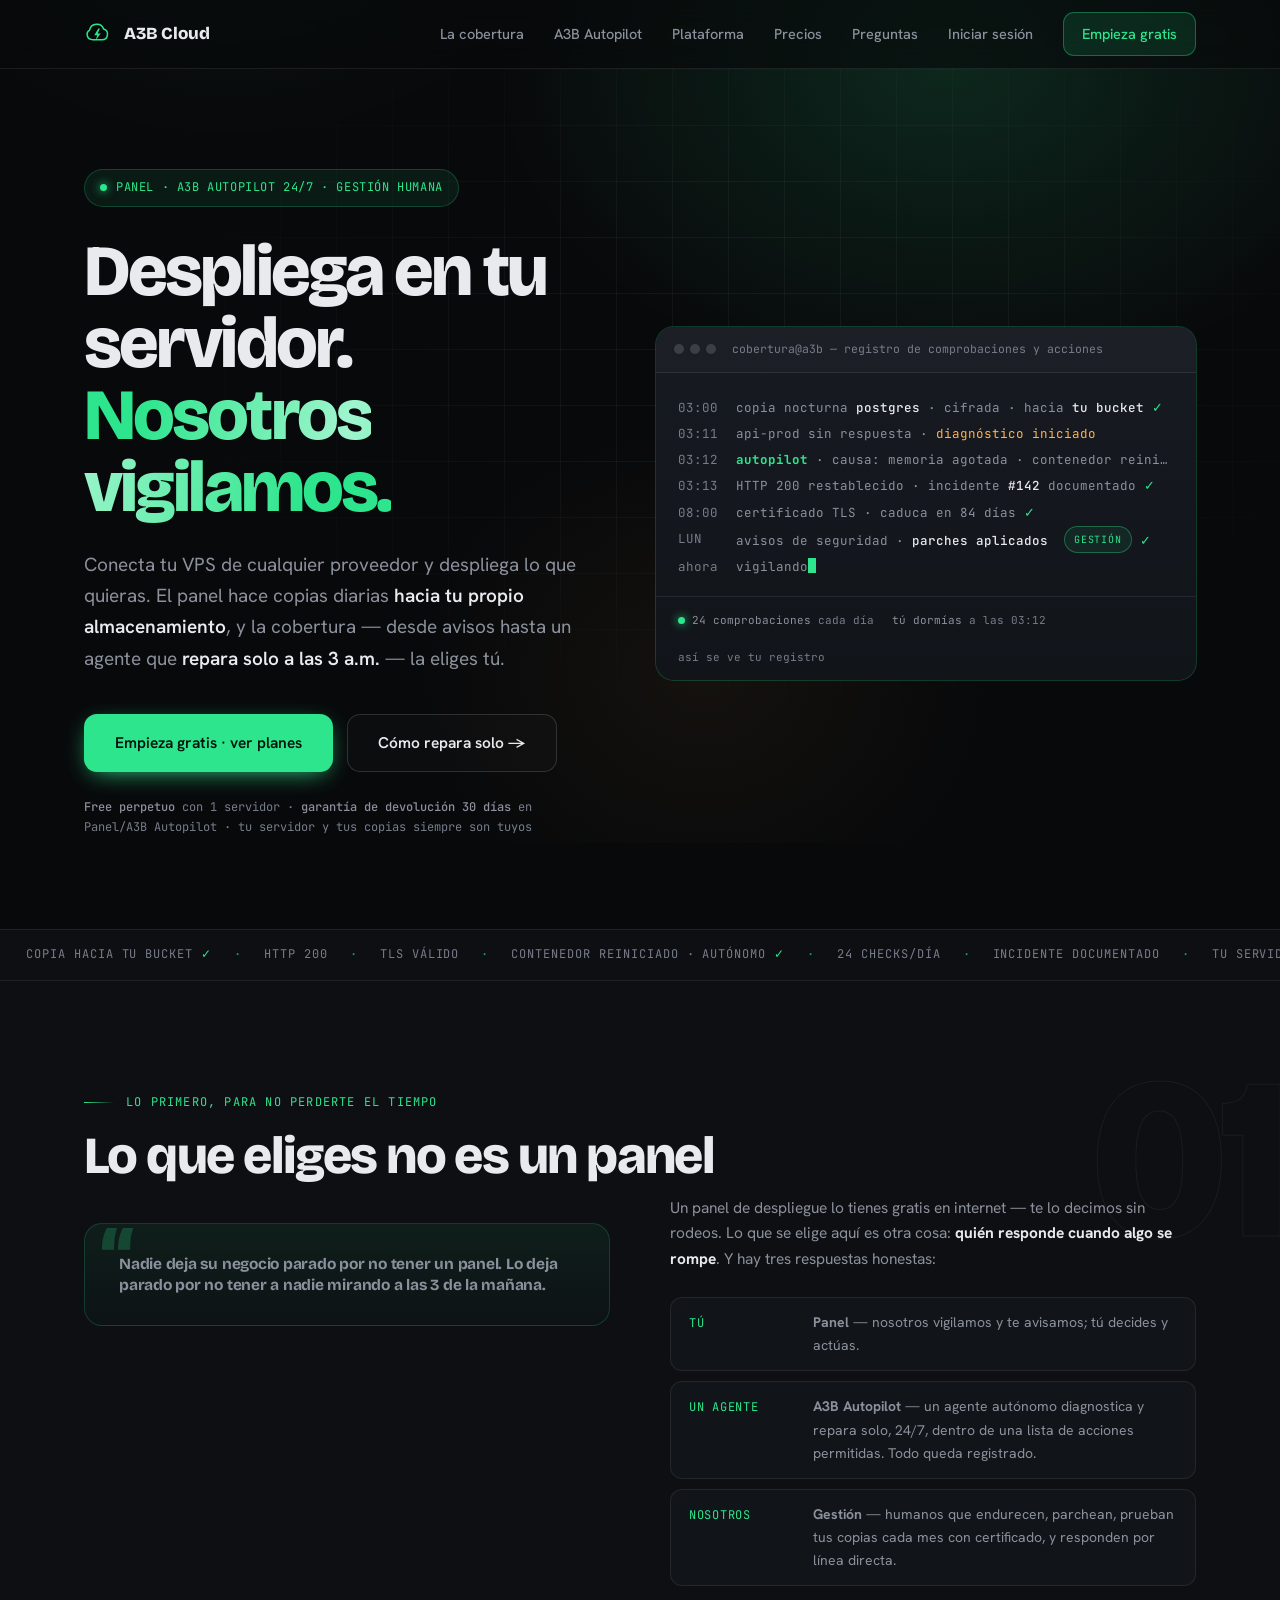
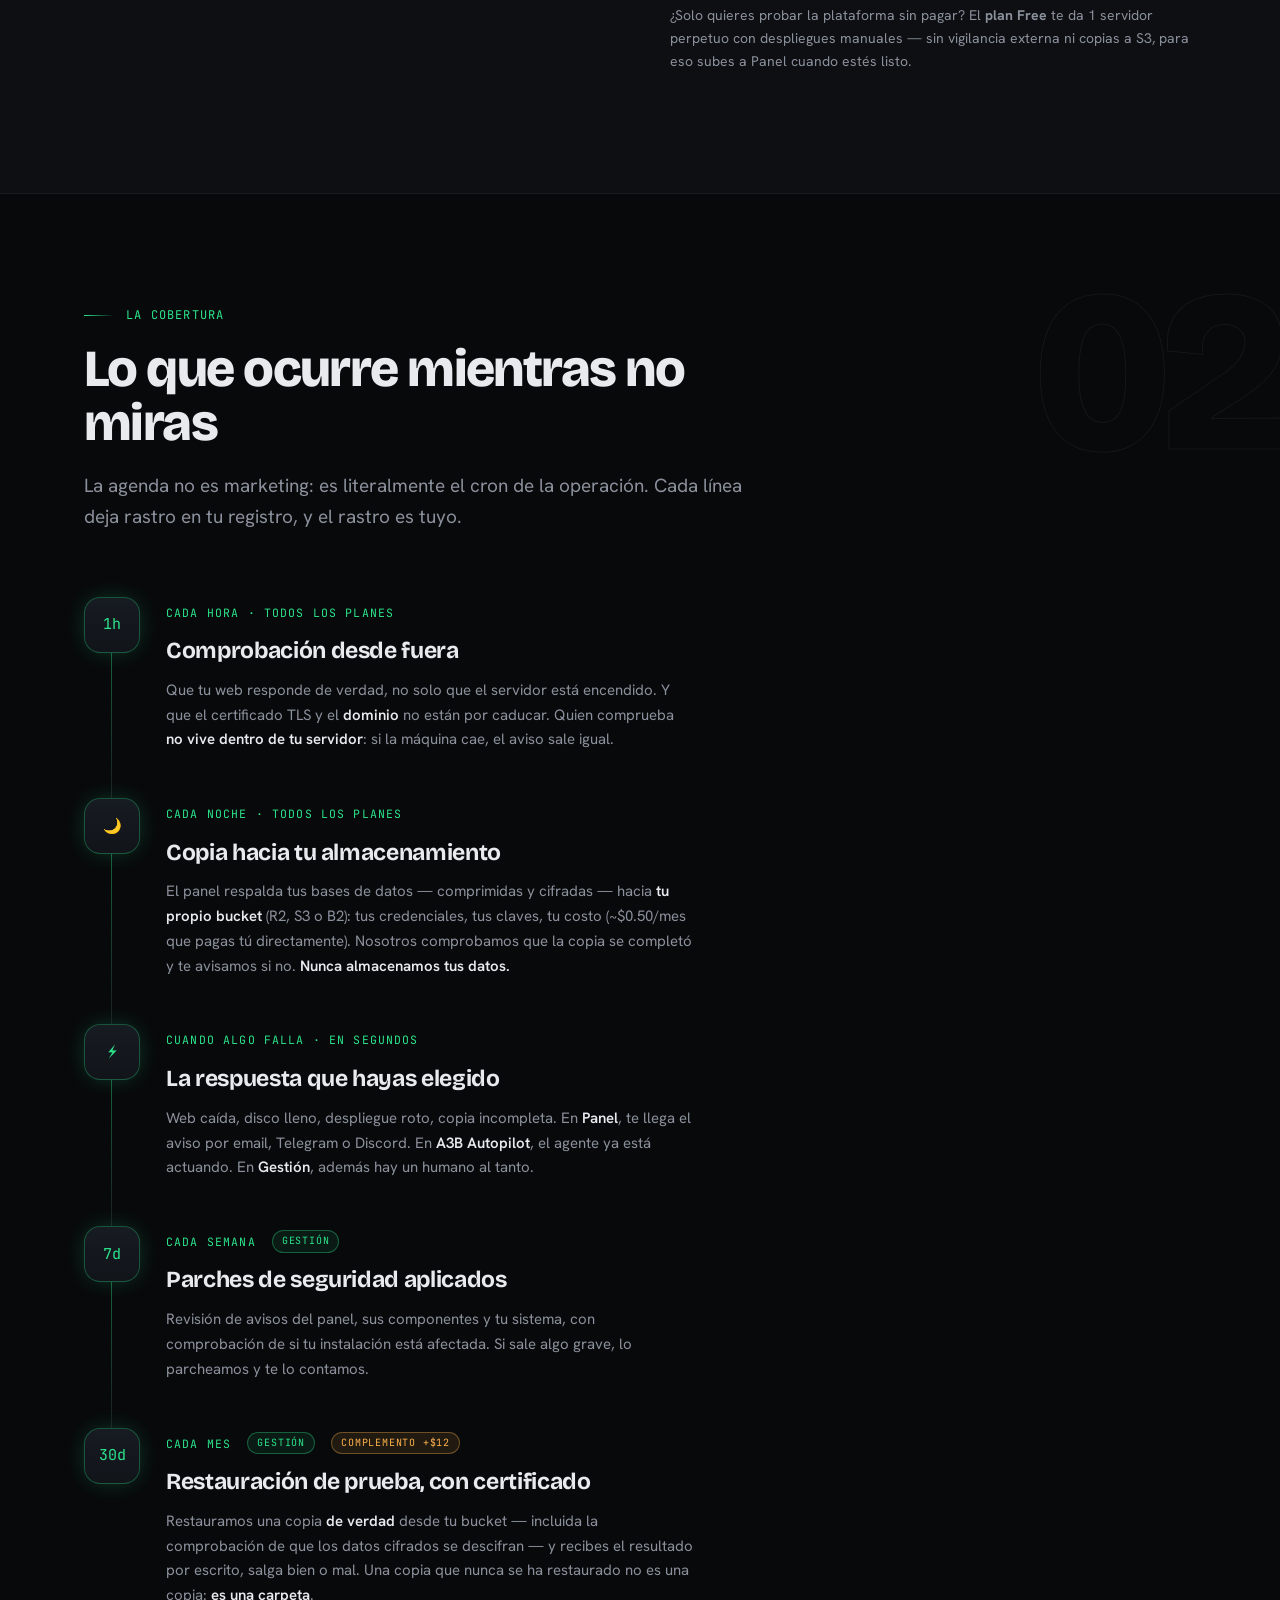
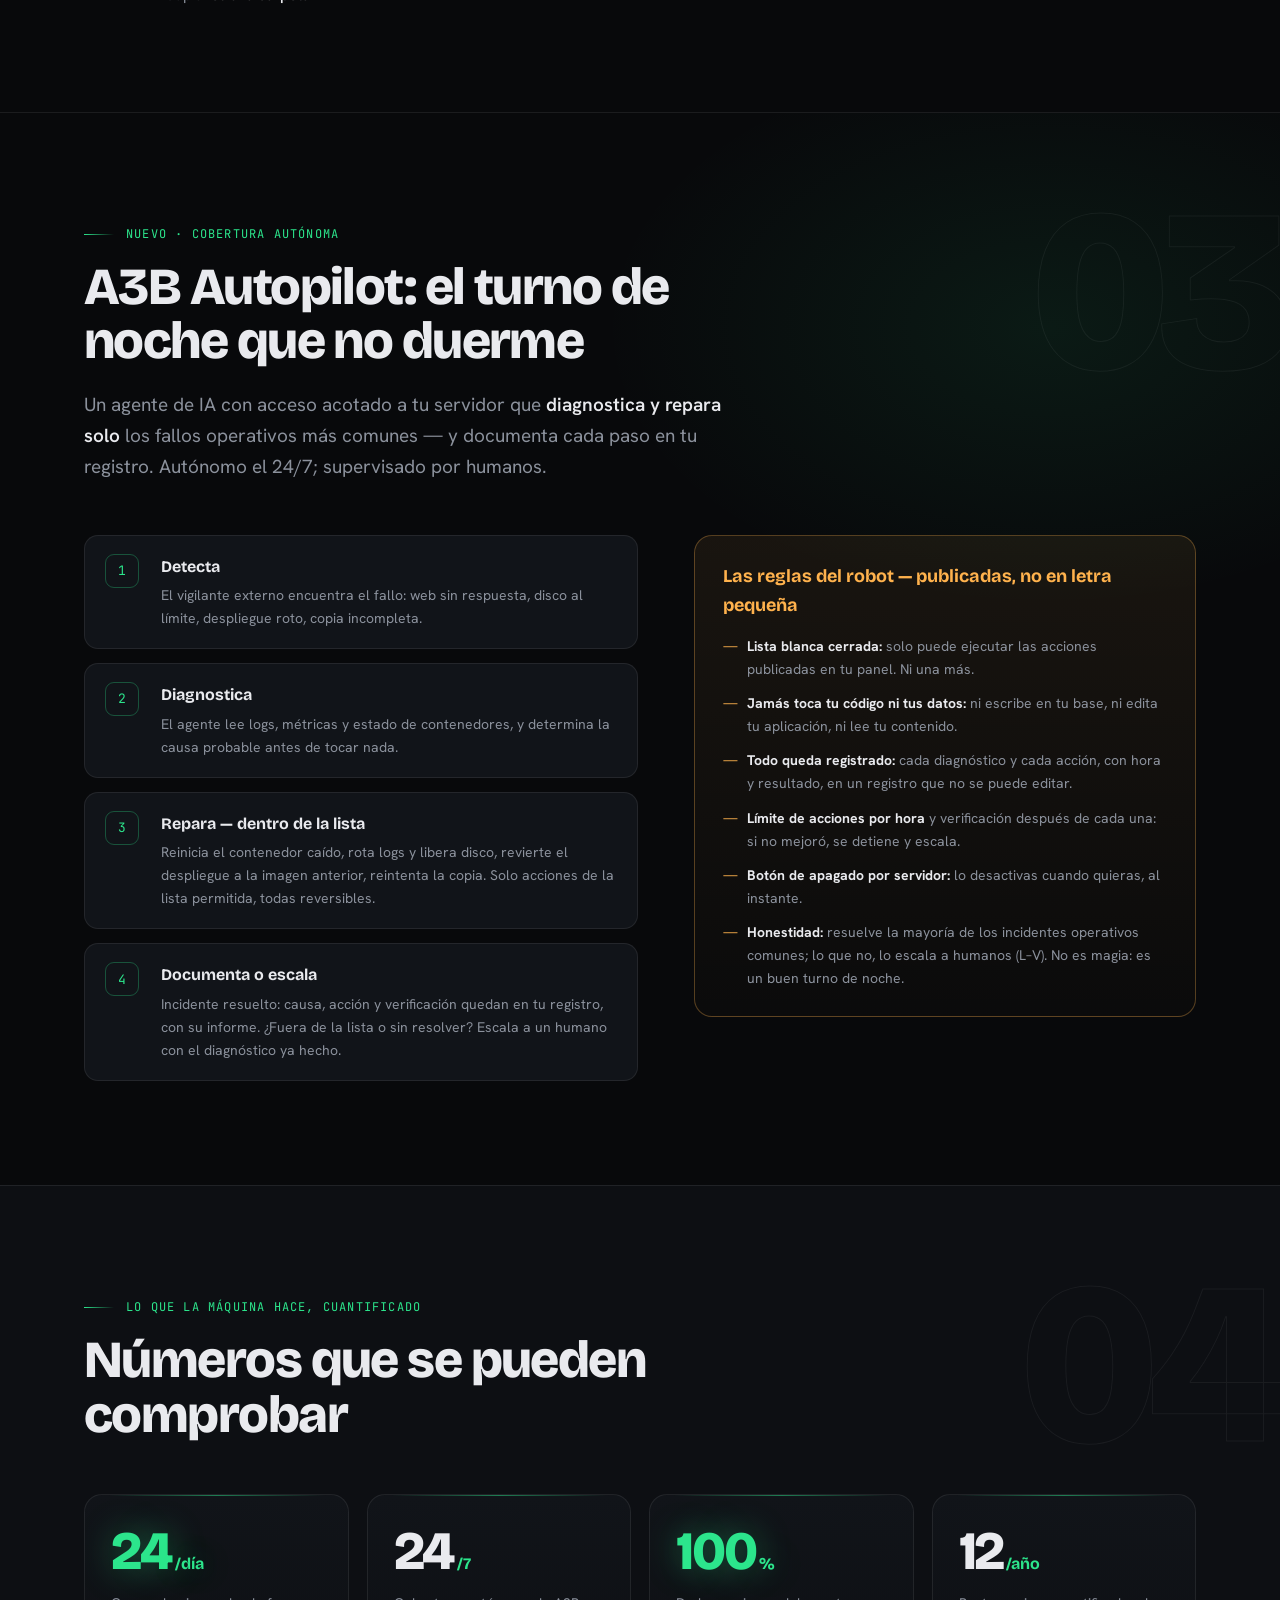
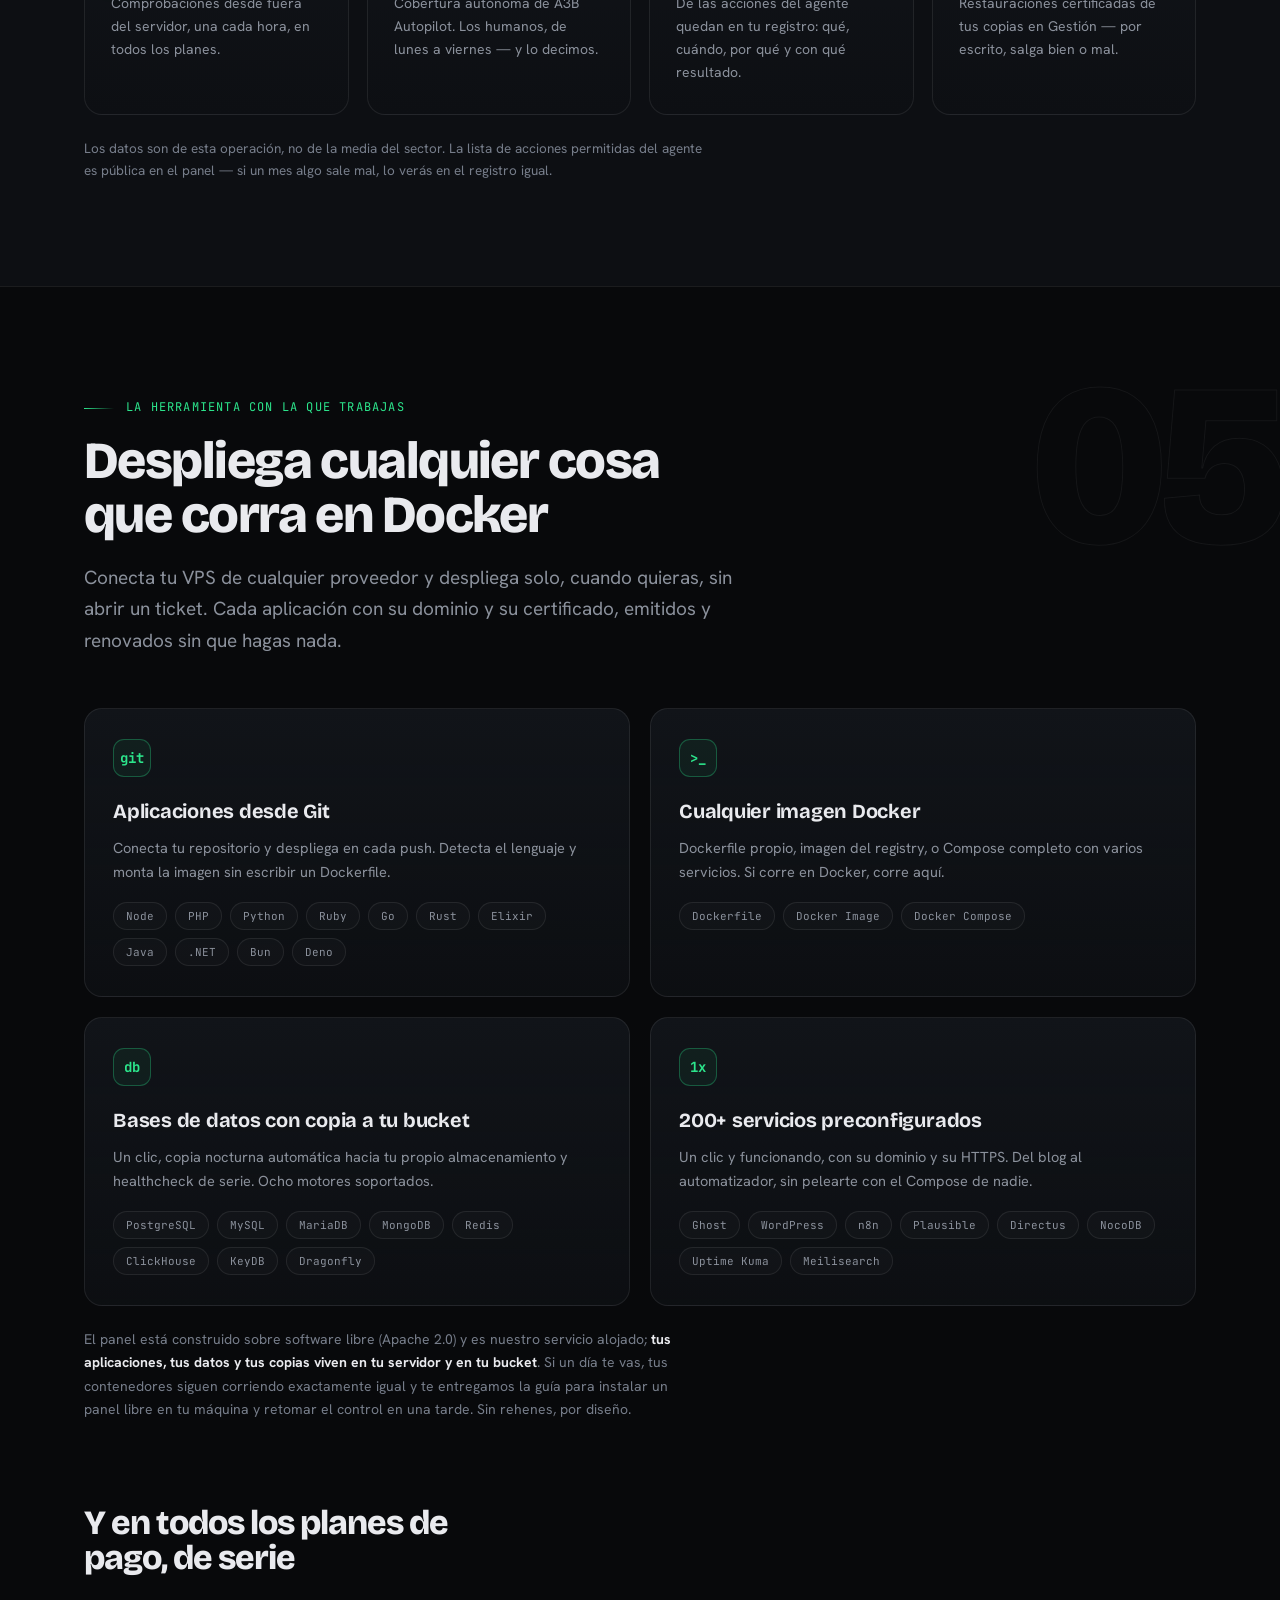
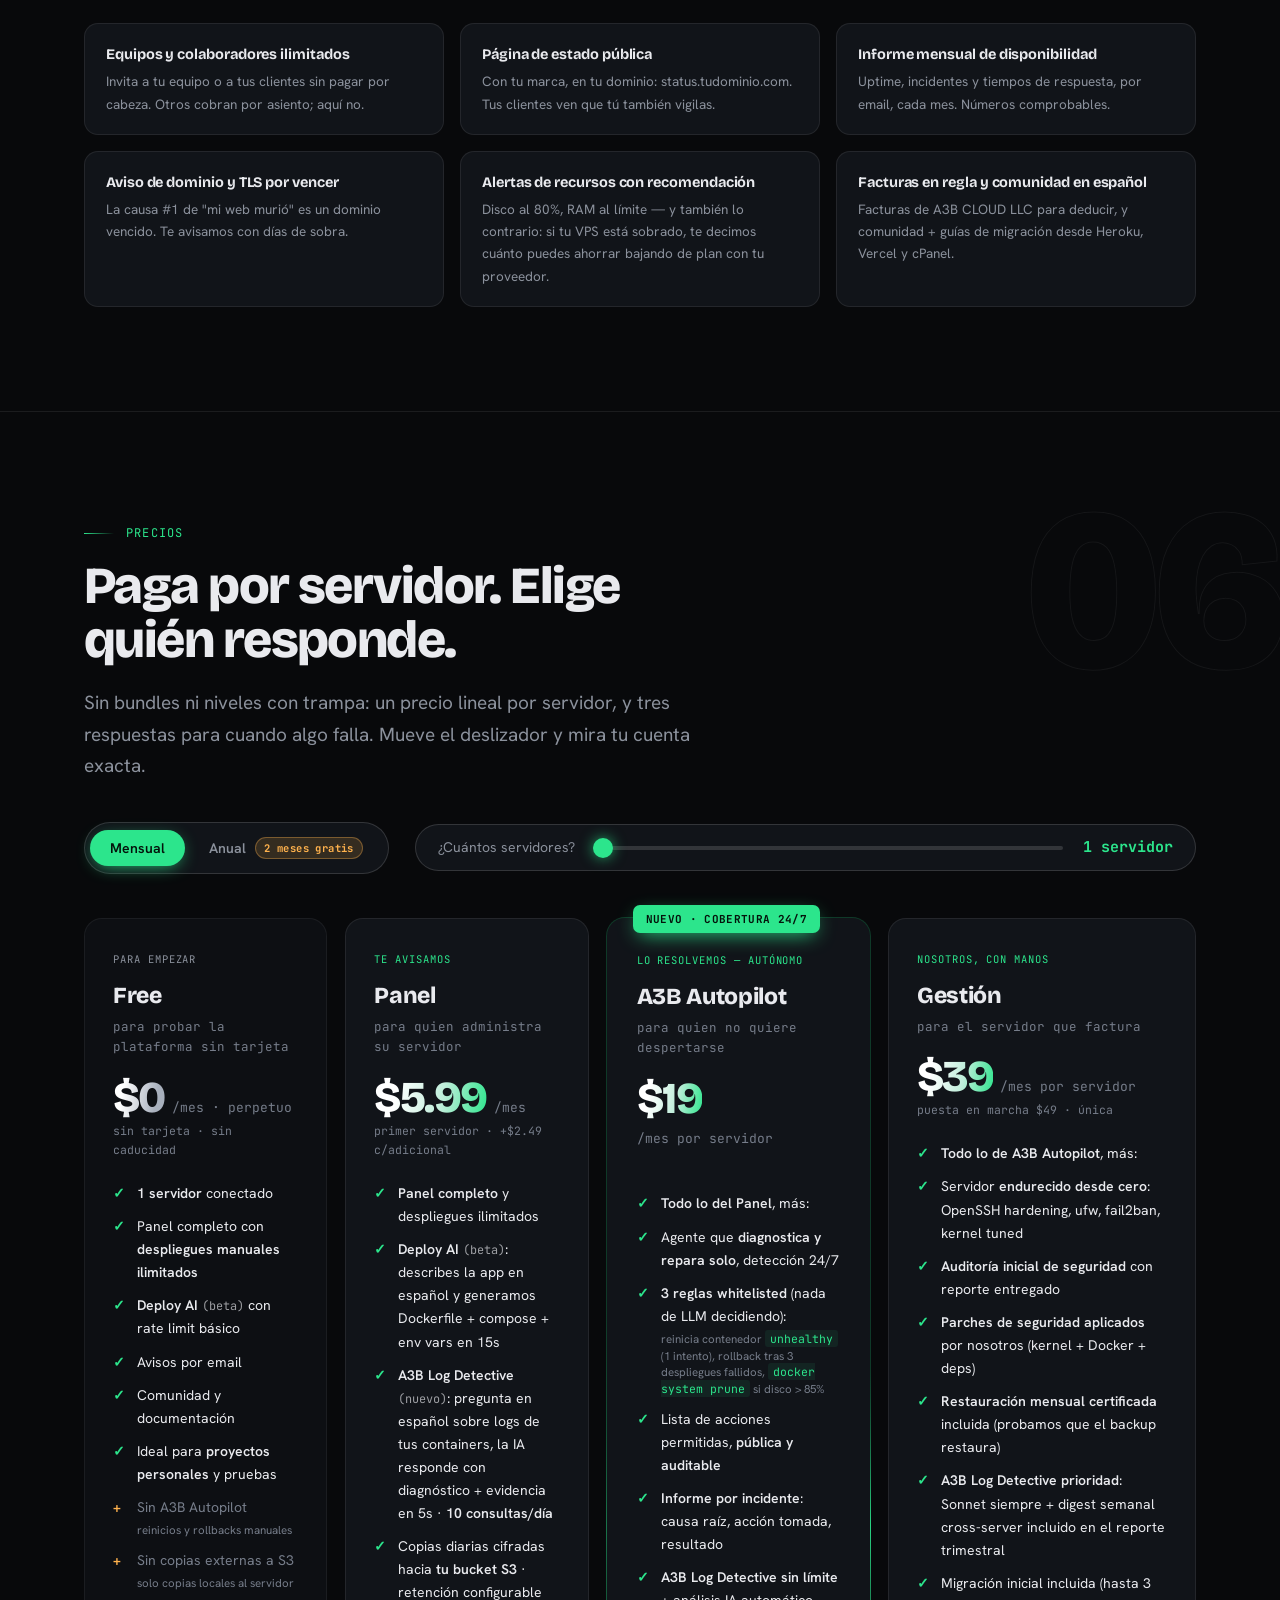
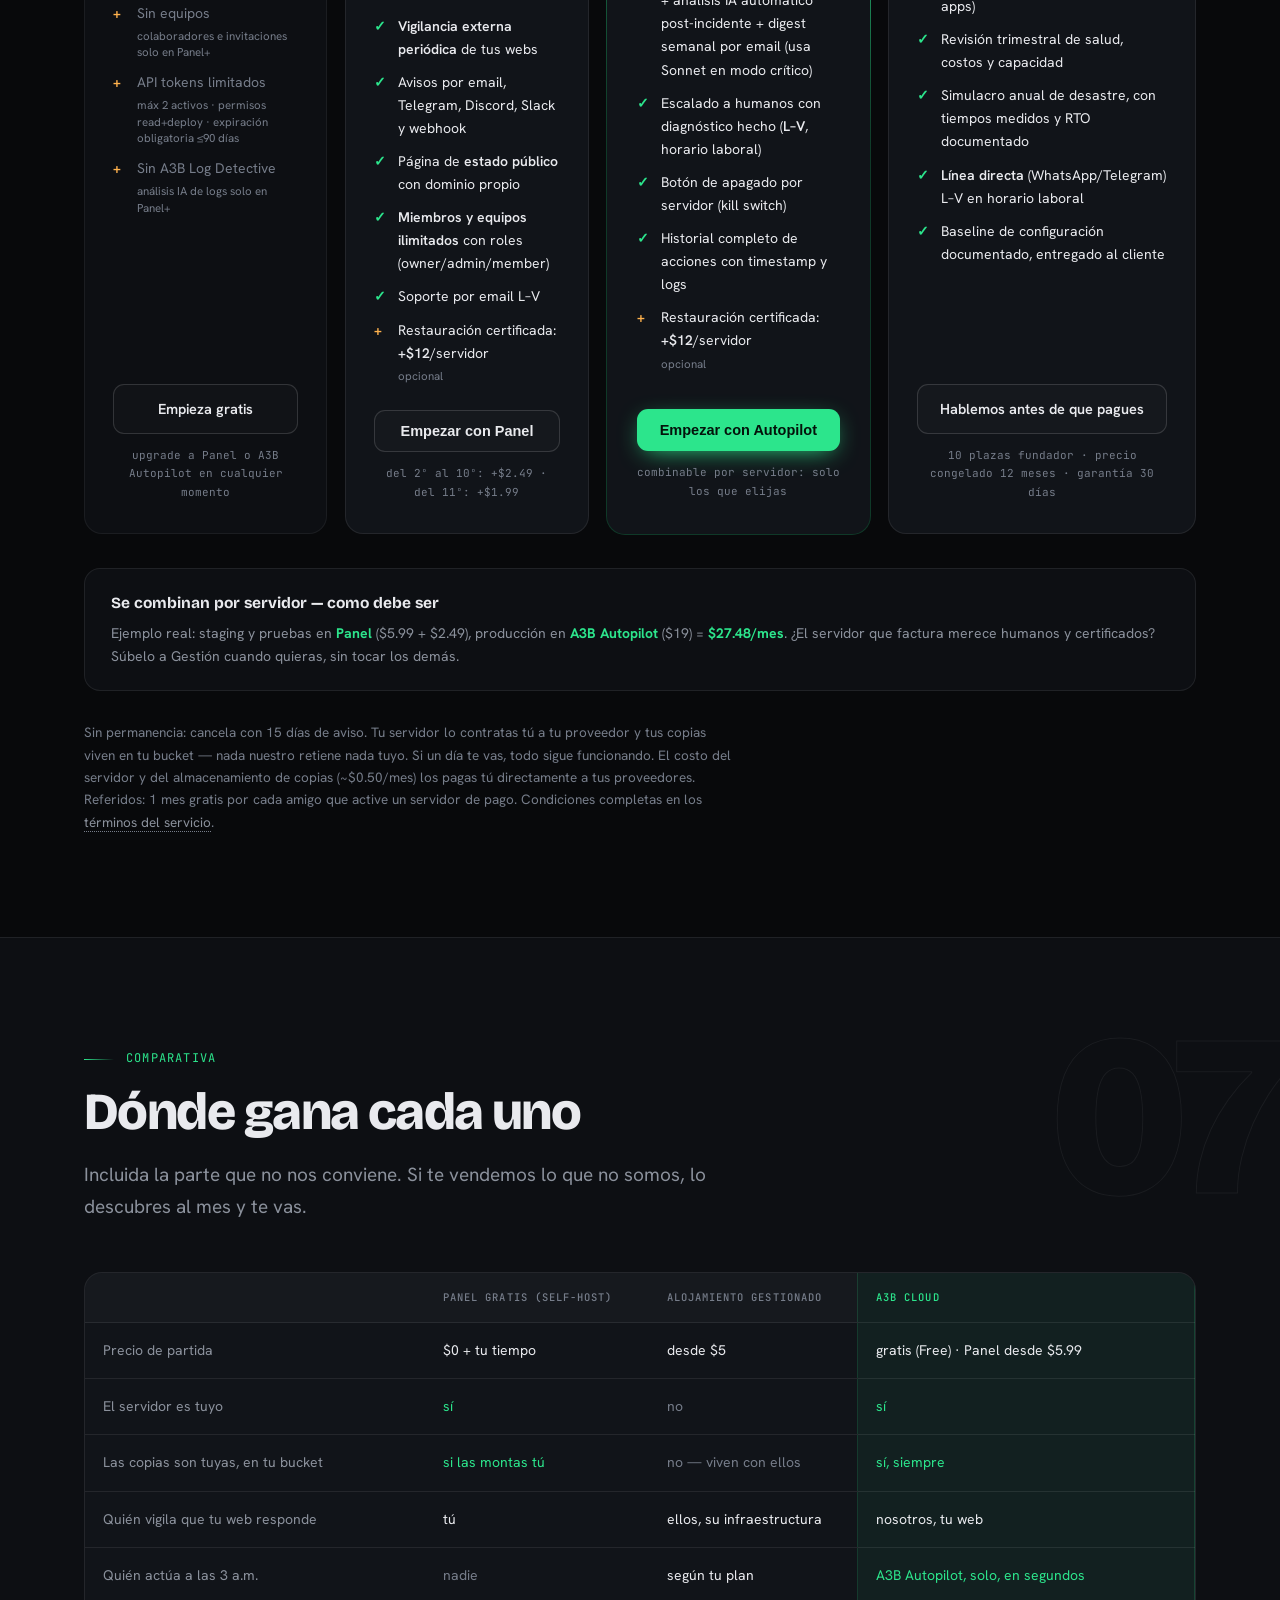
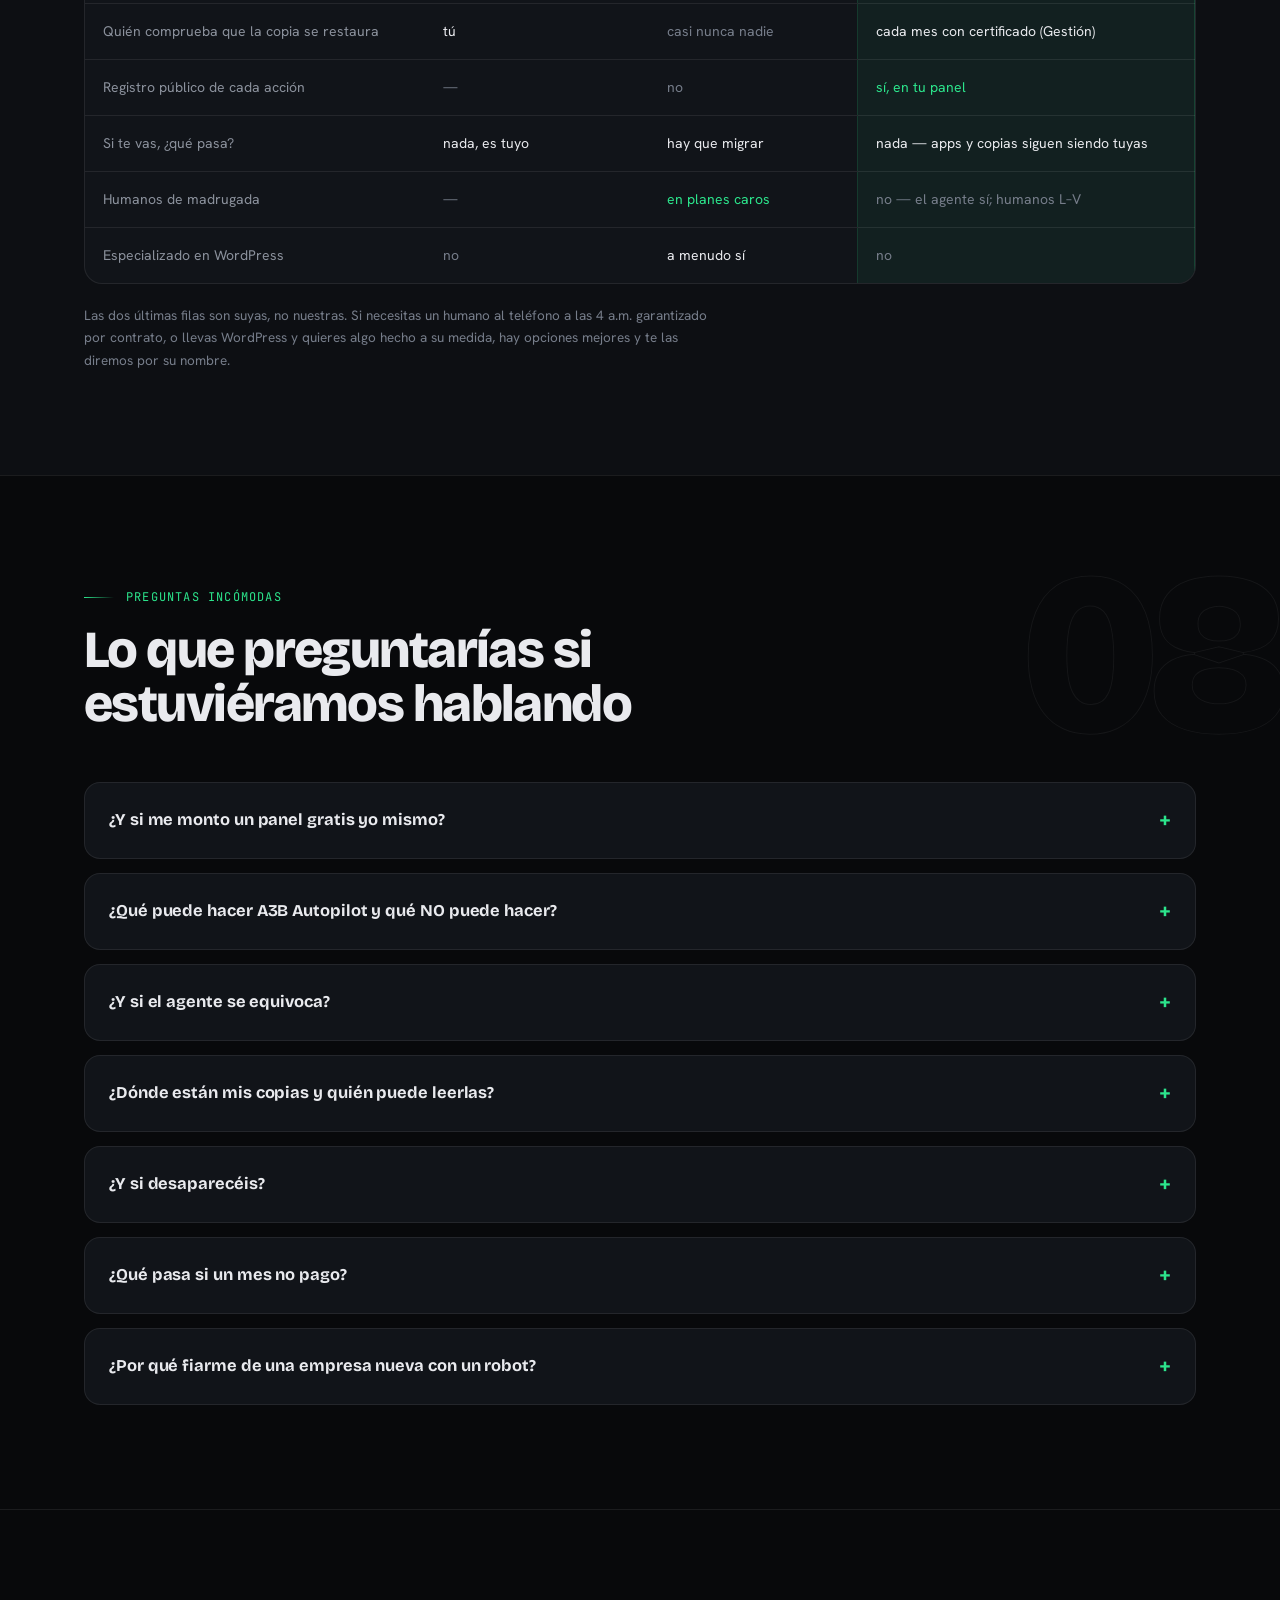
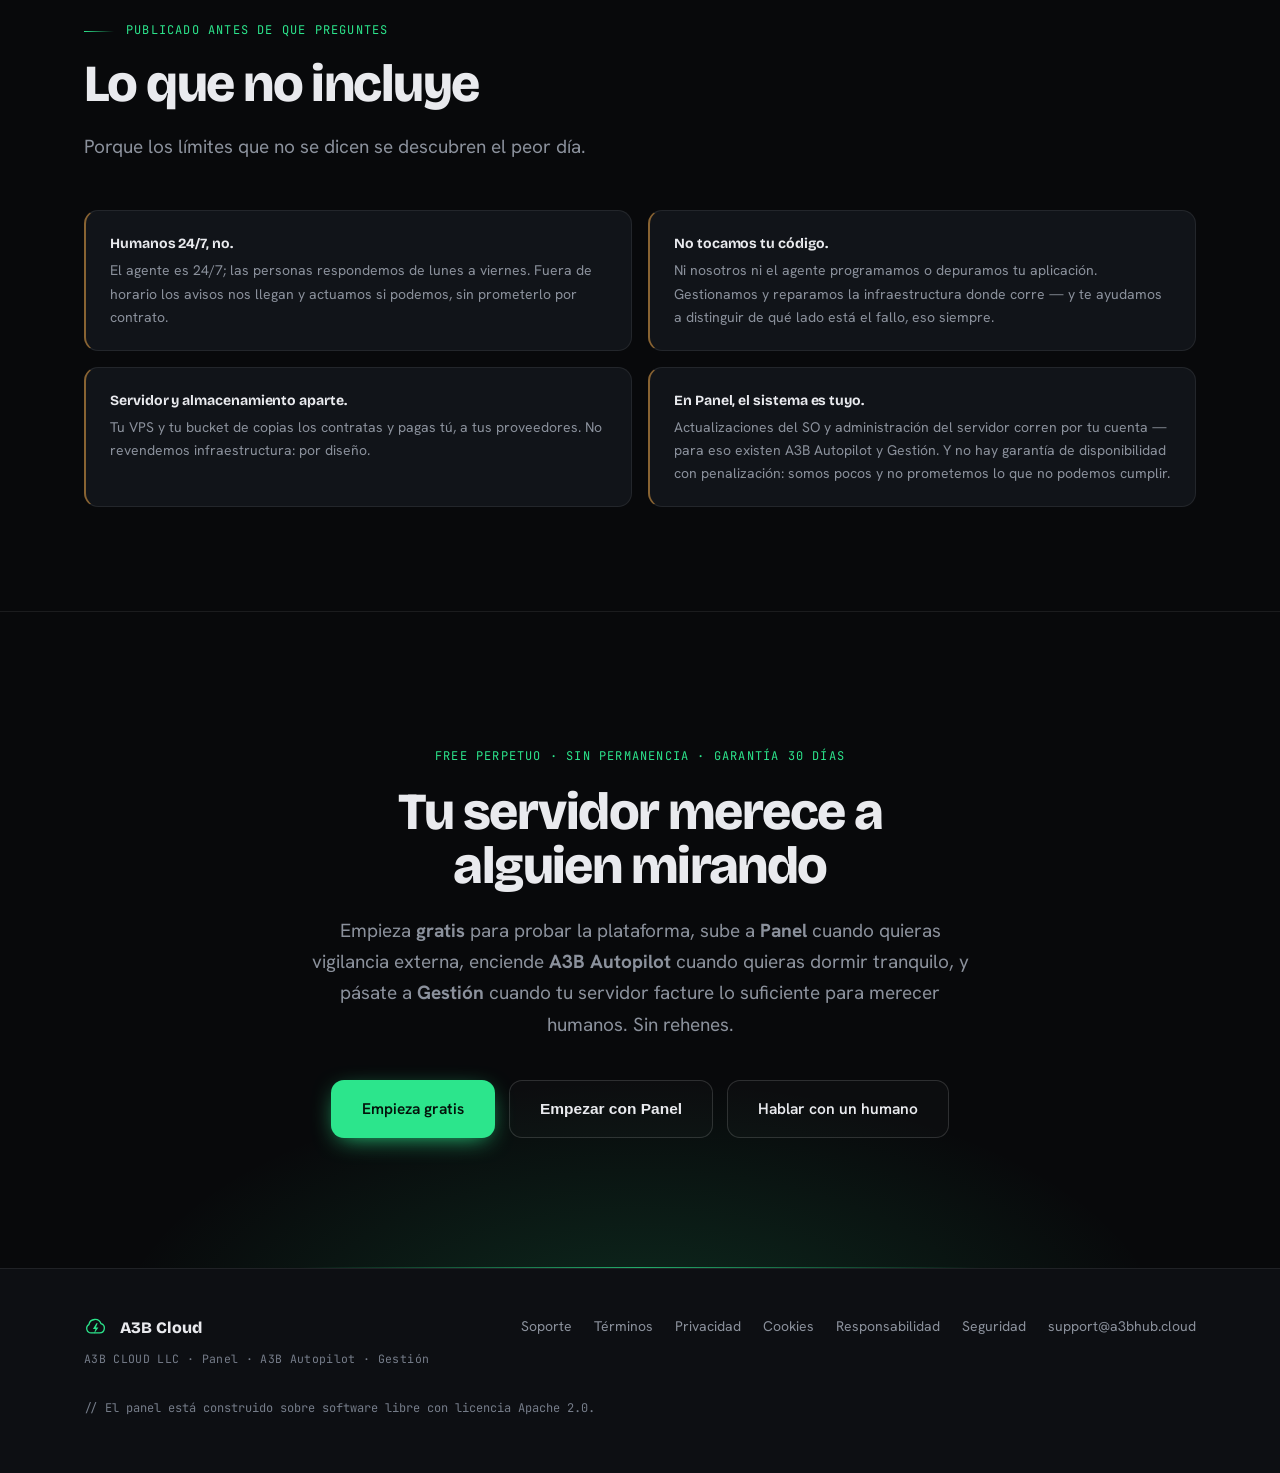
<file: index.html>
<!DOCTYPE html>
<html lang="es">
<head>
<meta charset="UTF-8">
<meta name="viewport" content="width=device-width, initial-scale=1">
<title>A3B Cloud — Despliega en tu servidor. Nosotros vigilamos.</title>
<meta name="description" content="Plataforma de despliegue y vigilancia para servidores propios. Empieza gratis con 1 servidor · Panel desde $5.99 · cobertura autónoma 24/7 con A3B Autopilot · gestión humana con restauración certificada. Tu servidor, tus copias, tu control.">
<meta name="theme-color" content="#0D1211">
<meta property="og:title" content="A3B Cloud — Despliega en tu servidor. Nosotros vigilamos.">
<meta property="og:description" content="Empieza gratis · Panel desde $5.99 · A3B Autopilot: cobertura autónoma 24/7 · Gestión humana con certificados. Tu servidor siempre es tuyo.">
<meta property="og:type" content="website">
<meta property="og:image" content="https://a3bhub.cloud/final-hero-logo.png">
<link rel="icon" type="image/svg+xml" href="assets/favicon.svg">
<link rel="icon" href="assets/favicon-32.png" sizes="32x32">
<link rel="apple-touch-icon" href="assets/apple-touch-icon-180.png">
<link rel="manifest" href="assets/site.webmanifest">
<link rel="preconnect" href="https://fonts.googleapis.com">
<link rel="preconnect" href="https://fonts.gstatic.com" crossorigin>
<link href="https://fonts.googleapis.com/css2?family=Bricolage+Grotesque:opsz,wght@12..96,600..800&family=Hanken+Grotesk:wght@400;500;600;700&family=JetBrains+Mono:wght@400;500;700&display=swap" rel="stylesheet">
<script src="https://challenges.cloudflare.com/turnstile/v0/api.js" async defer></script>
<style>
/* ══════════════════════════════════════════════════════════════
   A3B CLOUD · Panel / A3B Autopilot / Gestión
   Sistema de diseño de vps.a3bhub.cloud · variante elegante
   ══════════════════════════════════════════════════════════════ */
:root{
  --bg:#08090b; --bg-2:#0d0f13; --surface:#111419; --surface-2:#171b22;
  --text:#e9eaee; --muted:#8b919c; --faint:#767d8a;
  --signal:#2ce58c; --signal-dim:#1d9c61; --danger:#ff5d5d; --amber:#ffb24d;
  --border:rgba(255,255,255,.08); --border-2:rgba(255,255,255,.14);
  --mono:"JetBrains Mono",ui-monospace,monospace;
  --disp:"Bricolage Grotesque",sans-serif;
  --body:"Hanken Grotesk",sans-serif;
}
@property --spin{syntax:'<angle>';initial-value:0deg;inherits:false}
*{margin:0;padding:0;box-sizing:border-box}
html{scroll-behavior:smooth}
@media (prefers-reduced-motion:reduce){
  html{scroll-behavior:auto}
  *,*::before,*::after{animation:none!important;transition:none!important}
}
html,body{overflow-x:clip}
body{background:var(--bg);color:var(--text);font-family:var(--body);font-size:16px;line-height:1.65;-webkit-font-smoothing:antialiased;overflow-x:hidden}
::selection{background:var(--signal);color:#04130b}
a{color:inherit;text-decoration:none}
:focus-visible{outline:2px solid var(--signal);outline-offset:3px;border-radius:6px}
.mono{font-family:var(--mono)}
.wrap{max-width:1160px;margin:0 auto;padding:0 24px;position:relative}
.section{padding:104px 0;position:relative}
.section+.section{border-top:1px solid var(--border)}

html.js .reveal{opacity:0;transform:translateY(22px);transition:opacity .7s ease,transform .7s ease}
html.js .reveal.in{opacity:1;transform:none}
html.js .reveal.d1{transition-delay:.08s}
html.js .reveal.d2{transition-delay:.16s}
html.js .reveal.d3{transition-delay:.24s}

.kicker{font-family:var(--mono);font-size:12px;letter-spacing:.1em;text-transform:uppercase;color:var(--signal);display:inline-flex;align-items:center;gap:12px}
.kicker::before{content:"";width:30px;height:1px;background:linear-gradient(90deg,var(--signal),transparent)}
h2{font-family:var(--disp);font-weight:800;font-size:clamp(32px,4.6vw,52px);letter-spacing:-.03em;line-height:1.04;margin:16px 0 0;max-width:20ch}
.lead{color:var(--muted);font-size:clamp(16px,2vw,19px);margin-top:20px;max-width:60ch}
.lead strong{color:var(--text);font-weight:600}
.sec-num{position:absolute;top:64px;right:0;z-index:0;pointer-events:none;user-select:none;font-family:var(--disp);font-weight:800;font-size:clamp(120px,18vw,230px);line-height:1;color:transparent;-webkit-text-stroke:1px rgba(255,255,255,.055);letter-spacing:-.04em}
@media(max-width:760px){.sec-num{font-size:110px;top:40px;opacity:.8}}

/* nav */
header{position:sticky;top:0;z-index:50;backdrop-filter:blur(14px);background:rgba(8,9,11,.6);border-bottom:1px solid var(--border)}
.nav{display:flex;align-items:center;justify-content:space-between;height:68px}
.brand{font-family:var(--disp);font-weight:800;font-size:17px;letter-spacing:-.01em;display:flex;align-items:center;gap:10px}
.brand .live{width:8px;height:8px;border-radius:50%;background:var(--signal);box-shadow:0 0 10px var(--signal);animation:pulse 1.8s infinite}
@keyframes pulse{0%,100%{opacity:1}50%{opacity:.45}}
.nav-links{display:flex;gap:30px;align-items:center}
.nav-links a{color:var(--muted);font-size:14.5px;font-weight:500;transition:color .2s}
.nav-links a:hover{color:var(--text)}
.nav-links .btn-primary{background:rgba(44,229,140,.12);color:var(--signal);border-color:rgba(44,229,140,.35);box-shadow:none;padding:9px 18px}
.nav-links .btn-primary:hover{background:rgba(44,229,140,.2);color:var(--signal);border-color:rgba(44,229,140,.55);transform:translateY(-1px)}
.nav-toggle{display:none;flex-direction:column;justify-content:center;gap:5px;background:none;border:1px solid var(--border-2);border-radius:10px;width:44px;height:40px;padding:0 10px;cursor:pointer}
.nav-toggle span{display:block;height:2px;background:var(--text);border-radius:2px;transition:transform .25s,opacity .2s}
body.nav-open .nav-toggle span:nth-child(1){transform:translateY(7px) rotate(45deg)}
body.nav-open .nav-toggle span:nth-child(2){opacity:0}
body.nav-open .nav-toggle span:nth-child(3){transform:translateY(-7px) rotate(-45deg)}
@media(max-width:880px){
  .nav-toggle{display:flex}
  .nav-links{position:fixed;inset:68px 0 auto 0;background:var(--bg-2);border-bottom:1px solid var(--border);flex-direction:column;align-items:stretch;padding:14px 24px 22px;gap:0;transform:translateY(-8px);opacity:0;pointer-events:none;transition:transform .25s,opacity .2s}
  body.nav-open .nav-links{transform:none;opacity:1;pointer-events:auto}
  .nav-links>a:not(.btn){padding:13px 4px;font-size:16px;color:var(--text);border-bottom:1px solid var(--border)}
  .nav-links .btn{justify-content:center;margin-top:12px}
}

/* botones */
.btn{display:inline-flex;align-items:center;gap:8px;font-weight:600;font-size:14.5px;padding:12px 22px;border-radius:11px;transition:transform .15s,box-shadow .2s,background .2s;cursor:pointer;border:1px solid transparent;white-space:nowrap}
.btn-primary{background:var(--signal);color:#04130b;box-shadow:0 6px 24px -8px var(--signal)}
.btn-primary:hover{transform:translateY(-2px);box-shadow:0 14px 34px -8px var(--signal)}
.btn-ghost{background:rgba(255,255,255,.02);border-color:var(--border-2);color:var(--text)}
.btn-ghost:hover{background:var(--surface-2);border-color:#2c333d}
.btn-big{padding:15px 30px;font-size:15.5px;border-radius:13px}

/* borde de luz */
.glow-card{position:relative;border-radius:18px;background:var(--surface);box-shadow:0 0 0 1px rgba(44,229,140,.22)}
.glow-card::before{content:"";position:absolute;inset:-1px;border-radius:inherit;z-index:-1;
  background:conic-gradient(from var(--spin),transparent 0deg,rgba(44,229,140,0) 40deg,rgba(44,229,140,.9) 90deg,rgba(44,229,140,0) 150deg,transparent 210deg,rgba(44,229,140,.35) 270deg,transparent 330deg);
  animation:spin 7s linear infinite}
.glow-card::after{content:"";position:absolute;inset:-26px;border-radius:40px;z-index:-2;background:radial-gradient(closest-side,rgba(44,229,140,.14),transparent 70%);filter:blur(6px)}
@keyframes spin{to{--spin:360deg}}
@supports not (background:conic-gradient(from var(--spin),#000,#fff)){
  .glow-card::before{background:linear-gradient(135deg,rgba(44,229,140,.55),rgba(44,229,140,.08) 40%,rgba(44,229,140,.35))}
}

/* héroe */
.hero{padding:100px 0 92px;position:relative;isolation:isolate}
.hero::before{content:"";position:absolute;inset:-40% 0 auto;height:130%;z-index:-2;pointer-events:none;
  background:radial-gradient(52% 44% at 74% 30%,rgba(44,229,140,.14),transparent 68%),
             radial-gradient(40% 36% at 18% 12%,rgba(44,229,140,.07),transparent 70%),
             radial-gradient(30% 30% at 55% 85%,rgba(255,178,77,.05),transparent 75%)}
.hero::after{content:"";position:absolute;inset:0;z-index:-1;pointer-events:none;
  background-image:linear-gradient(rgba(255,255,255,.045) 1px,transparent 1px),linear-gradient(90deg,rgba(255,255,255,.045) 1px,transparent 1px);
  background-size:56px 56px;
  -webkit-mask-image:radial-gradient(65% 60% at 60% 32%,#000 30%,transparent 78%);
          mask-image:radial-gradient(65% 60% at 60% 32%,#000 30%,transparent 78%)}
.hero .wrap{display:grid;grid-template-columns:minmax(0,1fr) minmax(0,540px);gap:64px;align-items:center}
@media(max-width:1000px){.hero .wrap{grid-template-columns:1fr;gap:56px}}
.eyebrow{display:inline-flex;align-items:center;gap:9px;font-family:var(--mono);font-size:12px;letter-spacing:.05em;color:var(--signal);background:rgba(44,229,140,.08);border:1px solid rgba(44,229,140,.22);padding:8px 15px;border-radius:100px;text-transform:uppercase}
.eyebrow .live{width:7px;height:7px;border-radius:50%;background:var(--signal);box-shadow:0 0 10px var(--signal);animation:pulse 1.8s infinite}
h1{font-family:var(--disp);font-weight:800;font-size:clamp(40px,6vw,72px);line-height:1;letter-spacing:-.04em;margin:28px 0 0;max-width:15ch}
h1 .hl{background:linear-gradient(100deg,var(--signal) 10%,#9ff5cd 45%,var(--signal) 85%);-webkit-background-clip:text;background-clip:text;color:transparent}
.hero p.lead{margin-top:26px;max-width:52ch}
.hero-cta{display:flex;gap:14px;margin-top:40px;flex-wrap:wrap}
.hero-note{margin-top:26px;font-family:var(--mono);font-size:12px;color:var(--faint)}
.hero-note b{color:var(--muted);font-weight:500}

/* watchlog */
.watchlog{overflow:hidden;border-radius:18px}
.watchlog-inner{background:linear-gradient(180deg,var(--surface-2),var(--surface));border-radius:inherit;overflow:hidden}
.watchlog-bar{display:flex;align-items:center;gap:10px;padding:13px 18px;border-bottom:1px solid var(--border);background:rgba(255,255,255,.02)}
.wl-dots{display:flex;gap:6px}
.wl-dots i{width:10px;height:10px;border-radius:50%;background:var(--border-2)}
.watchlog-bar span{font-family:var(--mono);font-size:11.5px;color:var(--faint);margin-left:6px}
.watchlog-body{padding:22px 22px 16px;font-family:var(--mono);font-size:12.5px;line-height:2.1}
.wl-line{display:flex;gap:14px;white-space:nowrap;overflow:hidden}
.wl-t{color:var(--faint);flex-shrink:0;min-width:44px}
.wl-msg{color:var(--muted);overflow:hidden;text-overflow:ellipsis}
.wl-msg b{color:var(--text);font-weight:500}
.wl-ok{color:var(--signal)}
.wl-warn{color:var(--amber)}
.wl-bot{color:var(--signal);font-weight:700}
.wl-cursor{display:inline-block;width:8px;height:15px;background:var(--signal);vertical-align:-2px;animation:blink 1.05s steps(1) infinite}
@keyframes blink{50%{opacity:0}}
.watchlog.animate .wl-line{opacity:0;transform:translateY(6px);animation:wl-in .5s ease forwards}
@keyframes wl-in{to{opacity:1;transform:none}}
.watchlog-foot{border-top:1px solid var(--border);padding:14px 22px;display:flex;gap:18px;flex-wrap:wrap;font-family:var(--mono);font-size:11px;color:var(--faint)}
.watchlog-foot em{font-style:normal;color:var(--muted)}
.watchlog-foot .live{display:inline-block;width:7px;height:7px;border-radius:50%;background:var(--signal);box-shadow:0 0 10px var(--signal);margin-right:7px;animation:pulse 1.8s infinite}

/* marquesina */
.marquee{border-top:1px solid var(--border);border-bottom:1px solid var(--border);background:var(--bg-2);overflow:hidden;padding:15px 0}
.marquee-track{display:flex;width:max-content;animation:marquee 38s linear infinite}
.marquee:hover .marquee-track{animation-play-state:paused}
.marquee-track ul{display:flex;list-style:none}
.marquee-track li{font-family:var(--mono);font-size:12px;letter-spacing:.08em;text-transform:uppercase;color:var(--faint);white-space:nowrap;padding:0 26px;position:relative}
.marquee-track li::after{content:"·";position:absolute;right:-4px;color:var(--signal-dim)}
.marquee-track li b{color:var(--signal);font-weight:500}
@keyframes marquee{to{transform:translateX(-50%)}}
@media (prefers-reduced-motion:reduce){.marquee-track{animation:none}}

/* tesis */
.thesis{background:var(--bg-2)}
.thesis-grid{display:grid;grid-template-columns:1fr 1fr;gap:60px;align-items:start;margin-top:12px;position:relative;z-index:1}
@media(max-width:880px){.thesis-grid{grid-template-columns:1fr;gap:34px}}
.thesis p{color:var(--muted);margin-bottom:16px;font-size:15.5px}
.thesis p strong{color:var(--text)}
.thesis-quote{position:relative;padding:30px 30px 30px 34px;border-radius:18px;margin-top:28px;
  background:linear-gradient(180deg,rgba(44,229,140,.07),rgba(44,229,140,.02));border:1px solid rgba(44,229,140,.18);
  font-family:var(--disp);font-size:clamp(20px,2.4vw,25px);font-weight:700;line-height:1.35;color:var(--text);letter-spacing:-.015em}
.thesis-quote::before{content:"“";position:absolute;top:-6px;left:16px;font-family:var(--disp);font-size:84px;font-weight:800;color:rgba(44,229,140,.22);line-height:1}
.who-answers{margin-top:26px;display:grid;gap:10px}
.who{display:grid;grid-template-columns:110px 1fr;gap:14px;align-items:baseline;border:1px solid var(--border);border-radius:12px;padding:13px 18px;background:var(--surface)}
.who .mono{color:var(--signal);font-size:12px;text-transform:uppercase;letter-spacing:.06em}
.who p{margin:0;font-size:14px}

/* cobertura timeline */
.timeline{margin-top:64px;position:relative;z-index:1}
.tl-item{display:grid;grid-template-columns:56px 1fr;gap:26px;position:relative;padding-bottom:46px}
.tl-item:last-child{padding-bottom:0}
.tl-item::before{content:"";position:absolute;left:27px;top:52px;bottom:-4px;width:1px;background:linear-gradient(180deg,rgba(44,229,140,.4),var(--border))}
.tl-item:last-child::before{display:none}
.tl-node{width:56px;height:56px;border-radius:16px;position:relative;z-index:1;background:linear-gradient(180deg,var(--surface-2),var(--surface));border:1px solid rgba(44,229,140,.3);display:grid;place-items:center;font-family:var(--mono);font-size:15px;color:var(--signal);box-shadow:0 0 24px -6px rgba(44,229,140,.35)}
.tl-body{padding-top:2px}
.tl-when{font-family:var(--mono);font-size:11.5px;letter-spacing:.1em;text-transform:uppercase;color:var(--signal)}
.tl-body h3{font-family:var(--disp);font-weight:700;font-size:clamp(19px,2.3vw,23px);letter-spacing:-.015em;margin:7px 0 8px}
.tl-body p{color:var(--muted);font-size:15px;max-width:66ch}
.tl-body p b{color:var(--text);font-weight:600}
.plan-chip{display:inline-block;font-family:var(--mono);font-size:10px;letter-spacing:.08em;text-transform:uppercase;color:var(--amber);border:1px solid rgba(255,178,77,.35);background:rgba(255,178,77,.1);border-radius:100px;padding:2px 9px;margin-left:8px;vertical-align:2px}
.plan-chip.g{color:var(--signal);border-color:rgba(44,229,140,.35);background:rgba(44,229,140,.08)}

/* autopilot */
.autopilot{position:relative;isolation:isolate}
.autopilot::before{content:"";position:absolute;inset:0;z-index:-1;pointer-events:none;background:radial-gradient(640px 400px at 82% 20%,rgba(44,229,140,.08),transparent 70%)}
.ap-grid{display:grid;grid-template-columns:1.05fr .95fr;gap:56px;margin-top:52px;align-items:start;position:relative;z-index:1}
@media(max-width:920px){.ap-grid{grid-template-columns:1fr}}
.ap-steps{display:grid;gap:14px}
.ap-step{display:grid;grid-template-columns:40px 1fr;gap:16px;border:1px solid var(--border);border-radius:14px;padding:18px 20px;background:var(--surface)}
.ap-step .n{font-family:var(--mono);font-size:13px;color:var(--signal);border:1px solid rgba(44,229,140,.3);border-radius:9px;width:34px;height:34px;display:grid;place-items:center}
.ap-step h4{font-family:var(--disp);font-size:16px;font-weight:700;margin-bottom:4px}
.ap-step p{color:var(--muted);font-size:14px}
.ap-rules{border:1px solid rgba(255,178,77,.3);border-radius:18px;padding:26px 28px;background:linear-gradient(180deg,rgba(255,178,77,.07),rgba(255,178,77,.015))}
.ap-rules h3{font-family:var(--disp);font-size:18px;font-weight:700;color:var(--amber);margin-bottom:14px}
.ap-rules ul{list-style:none;display:grid;gap:11px}
.ap-rules li{font-size:14px;color:var(--muted);padding-left:24px;position:relative}
.ap-rules li::before{content:"—";position:absolute;left:0;color:var(--amber)}
.ap-rules li b{color:var(--text)}

/* cifras */
.stats{background:var(--bg-2);overflow:hidden}
.stat-grid{display:grid;grid-template-columns:repeat(4,1fr);gap:18px;margin-top:52px;position:relative;z-index:1}
@media(max-width:940px){.stat-grid{grid-template-columns:repeat(2,1fr)}}
@media(max-width:560px){.stat-grid{grid-template-columns:1fr}}
.stat{background:linear-gradient(180deg,var(--surface),var(--bg-2));border:1px solid var(--border);border-radius:18px;padding:30px 26px;position:relative;overflow:hidden;transition:transform .25s,border-color .25s}
.stat:hover{transform:translateY(-4px);border-color:rgba(44,229,140,.3)}
.stat::after{content:"";position:absolute;top:0;left:24px;right:24px;height:1px;background:linear-gradient(90deg,transparent,rgba(44,229,140,.5),transparent)}
.stat .big{font-family:var(--disp);font-weight:800;font-size:clamp(38px,4.6vw,54px);letter-spacing:-.04em;line-height:1;color:var(--text)}
.stat .big.g{color:var(--signal);text-shadow:0 0 34px rgba(44,229,140,.4)}
.stat .big small{font-size:16px;font-weight:700;color:var(--signal);letter-spacing:0;margin-left:3px}
.stat .cap{color:var(--muted);font-size:14px;margin-top:13px}
.stats-note{margin-top:22px;font-size:13.5px;color:var(--faint);max-width:78ch;position:relative;z-index:1}

/* plataforma */
.grid2{display:grid;grid-template-columns:1fr 1fr;gap:20px;margin-top:52px;position:relative;z-index:1}
@media(max-width:840px){.grid2{grid-template-columns:1fr}}
.card{background:linear-gradient(180deg,var(--surface),rgba(17,20,25,.55));border:1px solid var(--border);border-radius:18px;padding:30px 28px;position:relative;overflow:hidden;transition:transform .25s,border-color .25s,box-shadow .25s}
.card::before{content:"";position:absolute;inset:0;background:radial-gradient(320px 150px at 16% 0%,rgba(44,229,140,.09),transparent 70%);opacity:0;transition:opacity .3s}
.card:hover{transform:translateY(-5px);border-color:rgba(44,229,140,.32);box-shadow:0 24px 50px -28px rgba(0,0,0,.9)}
.card:hover::before{opacity:1}
.card-icon{font-family:var(--mono);font-size:14px;font-weight:700;color:var(--signal);border:1px solid rgba(44,229,140,.3);width:38px;height:38px;display:grid;place-items:center;border-radius:11px;background:rgba(44,229,140,.06);position:relative}
.card h3{font-family:var(--disp);font-weight:700;font-size:20px;margin:18px 0 8px;letter-spacing:-.012em;position:relative}
.card p{color:var(--muted);font-size:14.5px;margin-bottom:18px;position:relative}
.chips{display:flex;flex-wrap:wrap;gap:8px;position:relative}
.chip{font-family:var(--mono);font-size:11px;color:var(--muted);border:1px solid var(--border);border-radius:100px;padding:4px 12px;background:rgba(255,255,255,.02);transition:border-color .2s}
.card:hover .chip{border-color:var(--border-2)}
.panel-note{margin-top:22px;font-size:14px;color:var(--faint);max-width:76ch;position:relative;z-index:1}
.panel-note strong{color:var(--text)}

/* beneficios comunes */
.bene-grid{display:grid;grid-template-columns:repeat(3,1fr);gap:16px;margin-top:48px;position:relative;z-index:1}
@media(max-width:940px){.bene-grid{grid-template-columns:1fr 1fr}}
@media(max-width:620px){.bene-grid{grid-template-columns:1fr}}
.bene{border:1px solid var(--border);border-radius:14px;padding:19px 21px;background:var(--surface);font-size:13.5px;color:var(--muted);transition:border-color .2s}
.bene:hover{border-color:rgba(44,229,140,.3)}
.bene b{display:block;color:var(--text);font-family:var(--disp);font-size:14.5px;margin-bottom:3px;letter-spacing:-.005em}

/* precios */
.calc-bar{margin-top:40px;display:flex;gap:26px;flex-wrap:wrap;align-items:center;position:relative;z-index:1}
.billing-toggle{display:inline-flex;align-items:center;gap:4px;background:var(--surface);border:1px solid var(--border-2);border-radius:100px;padding:5px}
.bt-btn{font-family:var(--body);font-weight:600;font-size:14px;color:var(--muted);background:transparent;border:0;border-radius:100px;padding:9px 20px;cursor:pointer;display:inline-flex;align-items:center;gap:9px;transition:color .2s,background .2s}
.bt-btn:hover{color:var(--text)}
.bt-btn.on{background:var(--signal);color:#04130b;box-shadow:0 4px 18px -6px var(--signal)}
.bt-save{font-family:var(--mono);font-size:10.5px;font-weight:700;letter-spacing:.04em;background:rgba(255,178,77,.15);color:var(--amber);border:1px solid rgba(255,178,77,.35);padding:3px 8px;border-radius:100px}
.bt-btn.on .bt-save{background:rgba(4,19,11,.18);color:#04130b;border-color:rgba(4,19,11,.25)}
.srv-calc{flex:1;min-width:280px;display:flex;align-items:center;gap:18px;background:var(--surface);border:1px solid var(--border-2);border-radius:100px;padding:10px 22px}
.srv-calc label{font-size:14px;color:var(--muted);white-space:nowrap}
.srv-calc input[type=range]{flex:1;-webkit-appearance:none;appearance:none;height:4px;border-radius:2px;background:linear-gradient(90deg,var(--signal) var(--fill,5%),var(--border-2) var(--fill,5%));outline-offset:6px}
.srv-calc input[type=range]::-webkit-slider-thumb{-webkit-appearance:none;width:20px;height:20px;border-radius:50%;background:var(--signal);box-shadow:0 0 14px rgba(44,229,140,.7);cursor:pointer;border:none}
.srv-calc input[type=range]::-moz-range-thumb{width:20px;height:20px;border-radius:50%;background:var(--signal);box-shadow:0 0 14px rgba(44,229,140,.7);cursor:pointer;border:none}
.srv-count{font-family:var(--mono);font-size:15px;color:var(--signal);font-weight:700;min-width:92px;text-align:right}
#precio[data-billing="monthly"] .only-a{display:none!important}
#precio[data-billing="annual"] .only-m{display:none!important}

.pricing-grid{display:grid;grid-template-columns:repeat(4,1fr);gap:18px;margin-top:44px;align-items:stretch;position:relative;z-index:1}
@media(max-width:1200px){.pricing-grid{grid-template-columns:repeat(2,1fr);max-width:780px;margin-left:auto;margin-right:auto}}
@media(max-width:640px){.pricing-grid{grid-template-columns:1fr;max-width:520px}}
.price{border-radius:18px;padding:32px 28px;display:flex;flex-direction:column;position:relative;background:var(--surface);border:1px solid var(--border)}
.price.feat{border:none;padding:34px 30px}
.price.free{background:var(--bg-2);border-color:rgba(255,255,255,.06)}
.price.free .ptier{color:var(--muted)}
.price.free .pp .n{background:linear-gradient(100deg,#fff 20%,#a8b0bd 80%);-webkit-background-clip:text;background-clip:text;color:transparent}
.price .tag{position:absolute;top:-13px;left:26px;background:var(--signal);color:#04130b;font-family:var(--mono);font-size:11px;font-weight:700;padding:5px 13px;border-radius:7px;letter-spacing:.03em;box-shadow:0 6px 20px -6px var(--signal)}
.price .ptier{font-family:var(--mono);font-size:10.5px;letter-spacing:.09em;color:var(--signal);text-transform:uppercase;margin-bottom:9px}
.price .pname{font-family:var(--disp);font-weight:800;font-size:23px;letter-spacing:-.015em}
.price .pwho{color:var(--faint);font-size:12.5px;font-family:var(--mono);margin-top:2px}
.price .pp{margin:18px 0 2px;display:flex;align-items:baseline;gap:7px;flex-wrap:wrap}
.price .pp .n{font-family:var(--disp);font-weight:800;font-size:44px;letter-spacing:-.035em;line-height:1;background:linear-gradient(100deg,#fff 20%,#bfeeda 60%,var(--signal));-webkit-background-clip:text;background-clip:text;color:transparent}
.price .pp .per{color:var(--faint);font-size:13px;font-family:var(--mono)}
.psub{font-family:var(--mono);font-size:11.5px;color:var(--faint);min-height:18px}
.psub b{color:var(--signal);font-weight:700}
.price ul{list-style:none;margin:22px 0 26px;display:flex;flex-direction:column;gap:10px;flex:1}
.price li{font-size:14px;color:var(--text);padding-left:24px;position:relative}
.price li::before{content:"✓";position:absolute;left:0;color:var(--signal);font-weight:700}
.price li.plus::before{content:"+";color:var(--amber)}
.price li b{font-weight:600}
.price li small{display:block;color:var(--faint);font-size:11.5px;margin-top:3px;line-height:1.45}
.price li code{font-family:var(--mono);font-size:11.5px;color:var(--signal);background:rgba(44,229,140,.08);padding:1px 5px;border-radius:3px}
.price .btn{justify-content:center}
.price .pnote{font-family:var(--mono);font-size:11px;color:var(--faint);text-align:center;margin-top:12px}
.price .pnote a{color:var(--muted);border-bottom:1px dotted var(--faint)}
.pricing-fine{margin-top:30px;font-size:13.5px;color:var(--faint);max-width:82ch;position:relative;z-index:1}
.pricing-fine a{color:var(--muted);border-bottom:1px dotted var(--faint)}
.combo{margin-top:34px;border:1px solid var(--border);border-radius:16px;padding:22px 26px;background:var(--bg-2);position:relative;z-index:1}
.combo h4{font-family:var(--disp);font-size:15.5px;font-weight:700;margin-bottom:6px}
.combo p{font-size:14px;color:var(--muted)}
.combo b{color:var(--signal)}

/* comparativa */
.compare{background:var(--bg-2)}
.table-scroll{margin-top:50px;overflow-x:auto;border:1px solid var(--border);border-radius:18px;position:relative;z-index:1;background:var(--surface)}
table{width:100%;border-collapse:collapse;min-width:680px;font-size:14px}
th,td{padding:16px 18px;text-align:left;border-bottom:1px solid var(--border);vertical-align:top}
thead th{font-family:var(--mono);font-size:10.5px;letter-spacing:.1em;text-transform:uppercase;color:var(--faint);font-weight:500;background:rgba(255,255,255,.02)}
tbody tr:last-child td{border-bottom:none}
tbody tr{transition:background .15s}
tbody tr:hover{background:rgba(255,255,255,.015)}
td:first-child{color:var(--muted)}
td{color:var(--text)}
th.hl,td.hl{background:rgba(44,229,140,.055);border-left:1px solid rgba(44,229,140,.18);border-right:1px solid rgba(44,229,140,.18)}
thead th.hl{color:var(--signal)}
.t-no{color:var(--faint)}
.t-yes{color:var(--signal)}
.compare-note{margin-top:20px;font-size:13.5px;color:var(--faint);max-width:78ch;position:relative;z-index:1}

/* FAQ */
.faq-list{margin-top:50px;position:relative;z-index:1;display:grid;gap:14px}
details{background:var(--surface);border:1px solid var(--border);border-radius:16px;transition:border-color .2s}
details:hover{border-color:var(--border-2)}
details[open]{border-color:rgba(44,229,140,.3)}
summary{cursor:pointer;list-style:none;display:flex;justify-content:space-between;align-items:center;gap:20px;padding:21px 24px;font-family:var(--disp);font-weight:700;font-size:16.5px;letter-spacing:-.005em}
summary::-webkit-details-marker{display:none}
summary::after{content:"+";font-family:var(--mono);color:var(--signal);font-size:20px;transition:transform .2s;flex-shrink:0}
details[open] summary::after{transform:rotate(45deg)}
details p{padding:0 24px 22px;color:var(--muted);max-width:74ch;font-size:15px}
details p+p{margin-top:-8px}
details p b{color:var(--text)}

/* límites */
.limits-grid{margin-top:48px;display:grid;grid-template-columns:1fr 1fr;gap:16px;position:relative;z-index:1}
@media(max-width:780px){.limits-grid{grid-template-columns:1fr}}
.limit{border:1px solid var(--border);border-left:2px solid rgba(255,178,77,.5);border-radius:14px;padding:21px 24px;font-size:14px;color:var(--muted);background:var(--surface)}
.limit b{color:var(--text);display:block;margin-bottom:4px;font-weight:700;font-family:var(--disp);letter-spacing:-.005em}

/* CTA final */
.final{text-align:center;position:relative;isolation:isolate;padding:130px 0}
.final::before{content:"";position:absolute;inset:0;z-index:-1;pointer-events:none;background:radial-gradient(760px 380px at 50% 112%,rgba(44,229,140,.16),transparent 70%)}
.final::after{content:"";position:absolute;left:50%;bottom:0;transform:translateX(-50%);width:min(680px,80%);height:1px;z-index:-1;background:linear-gradient(90deg,transparent,rgba(44,229,140,.7),transparent)}
.final .kicker{justify-content:center;width:100%}
.final .kicker::before{display:none}
.final h2{margin:16px auto 0;max-width:20ch}
.final .lead{margin:22px auto 40px}
.final .hero-cta{justify-content:center;margin-top:0}

/* pie */
footer{border-top:1px solid var(--border);padding:46px 0 54px;background:var(--bg-2)}
.foot-grid{display:flex;justify-content:space-between;gap:28px;flex-wrap:wrap;align-items:flex-start}
.foot-brand{font-family:var(--disp);font-weight:800;font-size:16px;display:flex;align-items:center;gap:10px}
.foot-brand .live{width:7px;height:7px;border-radius:50%;background:var(--signal);box-shadow:0 0 10px var(--signal)}
.foot-sub{font-family:var(--mono);font-size:11.5px;color:var(--faint);margin-top:9px;letter-spacing:.03em}
.foot-links{display:flex;gap:22px;flex-wrap:wrap}
.foot-links a{color:var(--muted);font-size:14px;transition:color .2s}
.foot-links a:hover{color:var(--text)}
.foot-oss{margin-top:30px;font-family:var(--mono);font-size:12px;color:var(--faint)}
</style>
</head>
<body>
<script>
try{
  if('IntersectionObserver' in window && !window.matchMedia('(prefers-reduced-motion: reduce)').matches){
    document.documentElement.classList.add('js');
  }
}catch(e){}
</script>

<!-- ═══ NAV ═══ -->
<header>
  <div class="wrap nav">
    <a class="brand" href="#"><img src="assets/icono-oscuro.svg" alt="" style="width:30px;height:30px;display:block">A3B&nbsp;Cloud</a>
    <button class="nav-toggle" aria-label="Abrir menú" aria-expanded="false" id="navToggle"><span></span><span></span><span></span></button>
    <nav class="nav-links" id="navLinks" aria-label="Principal">
      <a href="#cobertura">La cobertura</a>
      <a href="#autopilot">A3B Autopilot</a>
      <a href="#plataforma">Plataforma</a>
      <a href="#precio">Precios</a>
      <a href="#preguntas">Preguntas</a>
      <a href="https://app.a3bhub.cloud/login" rel="noopener">Iniciar sesión</a>
      <a class="btn btn-primary" href="#precio">Empieza gratis</a>
    </nav>
  </div>
</header>

<!-- ═══ HÉROE ═══ -->
<section class="hero">
  <div class="wrap">
    <div>
      <span class="eyebrow"><span class="live" aria-hidden="true"></span>Panel · A3B Autopilot 24/7 · Gestión humana</span>
      <h1>Despliega en tu servidor. <span class="hl">Nosotros vigilamos.</span></h1>
      <p class="lead">Conecta tu VPS de cualquier proveedor y despliega lo que quieras. El panel hace copias diarias <strong>hacia tu propio almacenamiento</strong>, y la cobertura — desde avisos hasta un agente que <strong>repara solo a las 3 a.m.</strong> — la eliges tú.</p>
      <div class="hero-cta">
        <a class="btn btn-primary btn-big" href="#precio">Empieza gratis · ver planes</a>
        <a class="btn btn-ghost btn-big" href="#autopilot">Cómo repara solo →</a>
      </div>
      <p class="hero-note"><b>Free perpetuo</b> con 1 servidor · <b>garantía de devolución 30 días</b> en Panel/A3B Autopilot · tu servidor y tus copias siempre son tuyos</p>
    </div>

    <!-- Registro de cobertura — CONTENIDO ILUSTRATIVO del formato real.
         Conectar al endpoint del vigilante dejando estas líneas como fallback. -->
    <div class="watchlog glow-card" id="watchlog" aria-label="Registro de cobertura, ejemplo del formato de comprobación">
      <div class="watchlog-inner">
        <div class="watchlog-bar">
          <div class="wl-dots" aria-hidden="true"><i></i><i></i><i></i></div>
          <span>cobertura@a3b — registro de comprobaciones y acciones</span>
        </div>
        <div class="watchlog-body">
          <div class="wl-line" style="animation-delay:.1s"><span class="wl-t">03:00</span><span class="wl-msg">copia nocturna <b>postgres</b> · cifrada · hacia <b>tu bucket</b> <span class="wl-ok">✓</span></span></div>
          <div class="wl-line" style="animation-delay:.5s"><span class="wl-t">03:11</span><span class="wl-msg">api-prod sin respuesta · <span class="wl-warn">diagnóstico iniciado</span></span></div>
          <div class="wl-line" style="animation-delay:.9s"><span class="wl-t">03:12</span><span class="wl-msg"><span class="wl-bot">autopilot</span> · causa: memoria agotada · contenedor reiniciado <span class="wl-ok">✓</span></span></div>
          <div class="wl-line" style="animation-delay:1.3s"><span class="wl-t">03:13</span><span class="wl-msg">HTTP 200 restablecido · incidente <b>#142</b> documentado <span class="wl-ok">✓</span></span></div>
          <div class="wl-line" style="animation-delay:1.7s"><span class="wl-t">08:00</span><span class="wl-msg">certificado TLS · caduca en 84 días <span class="wl-ok">✓</span></span></div>
          <div class="wl-line" style="animation-delay:2.1s"><span class="wl-t">LUN</span><span class="wl-msg">avisos de seguridad · <b>parches aplicados</b> <span class="plan-chip g">gestión</span> <span class="wl-ok">✓</span></span></div>
          <div class="wl-line" style="animation-delay:2.5s"><span class="wl-t">ahora</span><span class="wl-msg">vigilando<span class="wl-cursor" aria-hidden="true"></span></span></div>
        </div>
        <div class="watchlog-foot">
          <span><span class="live" aria-hidden="true"></span><em>24 comprobaciones</em> cada día</span>
          <span><em>tú dormías</em> a las 03:12</span>
          <span>así se ve tu registro</span>
        </div>
      </div>
    </div>
  </div>
</section>

<!-- ═══ MARQUESINA ═══ -->
<div class="marquee" aria-hidden="true">
  <div class="marquee-track">
    <ul>
      <li>copia hacia tu bucket <b>✓</b></li><li>http 200</li><li>tls válido</li><li>contenedor reiniciado · autónomo <b>✓</b></li><li>24 checks/día</li><li>incidente documentado</li><li>tu servidor sigue siendo tuyo</li><li>despliegue en cada push</li><li>cobertura 24/7</li>
    </ul>
    <ul>
      <li>copia hacia tu bucket <b>✓</b></li><li>http 200</li><li>tls válido</li><li>contenedor reiniciado · autónomo <b>✓</b></li><li>24 checks/día</li><li>incidente documentado</li><li>tu servidor sigue siendo tuyo</li><li>despliegue en cada push</li><li>cobertura 24/7</li>
    </ul>
  </div>
</div>

<!-- ═══ TESIS ═══ -->
<section class="section thesis">
  <span class="sec-num" aria-hidden="true">01</span>
  <div class="wrap">
    <span class="kicker reveal">Lo primero, para no perderte el tiempo</span>
    <h2 class="reveal d1">Lo que eliges no es un panel</h2>
    <div class="thesis-grid">
      <div class="reveal d1">
        <p class="thesis-quote">Nadie deja su negocio parado por no tener un panel. Lo deja parado por no tener a nadie mirando a las 3 de la mañana.</p>
      </div>
      <div class="reveal d2">
        <p>Un panel de despliegue lo tienes gratis en internet — te lo decimos sin rodeos. Lo que se elige aquí es otra cosa: <strong>quién responde cuando algo se rompe</strong>. Y hay tres respuestas honestas:</p>
        <div class="who-answers">
          <div class="who"><span class="mono">Tú</span><p><b>Panel</b> — nosotros vigilamos y te avisamos; tú decides y actúas.</p></div>
          <div class="who"><span class="mono">Un agente</span><p><b>A3B Autopilot</b> — un agente autónomo diagnostica y repara solo, 24/7, dentro de una lista de acciones permitidas. Todo queda registrado.</p></div>
          <div class="who"><span class="mono">Nosotros</span><p><b>Gestión</b> — humanos que endurecen, parchean, prueban tus copias cada mes con certificado, y responden por línea directa.</p></div>
        </div>
        <p style="margin-top:18px;color:var(--muted);font-size:14px">¿Solo quieres probar la plataforma sin pagar? El <b>plan Free</b> te da 1 servidor perpetuo con despliegues manuales — sin vigilancia externa ni copias a S3, para eso subes a Panel cuando estés listo.</p>
      </div>
    </div>
  </div>
</section>

<!-- ═══ LA COBERTURA ═══ -->
<section class="section" id="cobertura">
  <span class="sec-num" aria-hidden="true">02</span>
  <div class="wrap">
    <span class="kicker reveal">La cobertura</span>
    <h2 class="reveal d1">Lo que ocurre mientras no miras</h2>
    <p class="lead reveal d2">La agenda no es marketing: es literalmente el cron de la operación. Cada línea deja rastro en tu registro, y el rastro es tuyo.</p>

    <div class="timeline">
      <div class="tl-item reveal">
        <div class="tl-node" aria-hidden="true">1h</div>
        <div class="tl-body">
          <span class="tl-when">Cada hora · todos los planes</span>
          <h3>Comprobación desde fuera</h3>
          <p>Que tu web responde de verdad, no solo que el servidor está encendido. Y que el certificado TLS y el <b>dominio</b> no están por caducar. Quien comprueba <b>no vive dentro de tu servidor</b>: si la máquina cae, el aviso sale igual.</p>
        </div>
      </div>
      <div class="tl-item reveal">
        <div class="tl-node" aria-hidden="true">🌙</div>
        <div class="tl-body">
          <span class="tl-when">Cada noche · todos los planes</span>
          <h3>Copia hacia tu almacenamiento</h3>
          <p>El panel respalda tus bases de datos — comprimidas y cifradas — hacia <b>tu propio bucket</b> (R2, S3 o B2): tus credenciales, tus claves, tu costo (~$0.50/mes que pagas tú directamente). Nosotros comprobamos que la copia se completó y te avisamos si no. <b>Nunca almacenamos tus datos.</b></p>
        </div>
      </div>
      <div class="tl-item reveal">
        <div class="tl-node" aria-hidden="true">⚡</div>
        <div class="tl-body">
          <span class="tl-when">Cuando algo falla · en segundos</span>
          <h3>La respuesta que hayas elegido</h3>
          <p>Web caída, disco lleno, despliegue roto, copia incompleta. En <b>Panel</b>, te llega el aviso por email, Telegram o Discord. En <b>A3B Autopilot</b>, el agente ya está actuando. En <b>Gestión</b>, además hay un humano al tanto.</p>
        </div>
      </div>
      <div class="tl-item reveal">
        <div class="tl-node" aria-hidden="true">7d</div>
        <div class="tl-body">
          <span class="tl-when">Cada semana <span class="plan-chip g">gestión</span></span>
          <h3>Parches de seguridad aplicados</h3>
          <p>Revisión de avisos del panel, sus componentes y tu sistema, con comprobación de si tu instalación está afectada. Si sale algo grave, lo parcheamos y te lo contamos.</p>
        </div>
      </div>
      <div class="tl-item reveal">
        <div class="tl-node" aria-hidden="true">30d</div>
        <div class="tl-body">
          <span class="tl-when">Cada mes <span class="plan-chip g">gestión</span> <span class="plan-chip">complemento +$12</span></span>
          <h3>Restauración de prueba, con certificado</h3>
          <p>Restauramos una copia <b>de verdad</b> desde tu bucket — incluida la comprobación de que los datos cifrados se descifran — y recibes el resultado por escrito, salga bien o mal. Una copia que nunca se ha restaurado no es una copia: <b>es una carpeta</b>.</p>
        </div>
      </div>
    </div>
  </div>
</section>

<!-- ═══ AUTOPILOT ═══ -->
<section class="section autopilot" id="autopilot">
  <span class="sec-num" aria-hidden="true">03</span>
  <div class="wrap">
    <span class="kicker reveal">Nuevo · cobertura autónoma</span>
    <h2 class="reveal d1">A3B Autopilot: el turno de noche que no duerme</h2>
    <p class="lead reveal d2">Un agente de IA con acceso acotado a tu servidor que <strong>diagnostica y repara solo</strong> los fallos operativos más comunes — y documenta cada paso en tu registro. Autónomo el 24/7; supervisado por humanos.</p>

    <div class="ap-grid">
      <div class="ap-steps reveal">
        <div class="ap-step"><span class="n">1</span><div><h4>Detecta</h4><p>El vigilante externo encuentra el fallo: web sin respuesta, disco al límite, despliegue roto, copia incompleta.</p></div></div>
        <div class="ap-step"><span class="n">2</span><div><h4>Diagnostica</h4><p>El agente lee logs, métricas y estado de contenedores, y determina la causa probable antes de tocar nada.</p></div></div>
        <div class="ap-step"><span class="n">3</span><div><h4>Repara — dentro de la lista</h4><p>Reinicia el contenedor caído, rota logs y libera disco, revierte el despliegue a la imagen anterior, reintenta la copia. Solo acciones de la lista permitida, todas reversibles.</p></div></div>
        <div class="ap-step"><span class="n">4</span><div><h4>Documenta o escala</h4><p>Incidente resuelto: causa, acción y verificación quedan en tu registro, con su informe. ¿Fuera de la lista o sin resolver? Escala a un humano con el diagnóstico ya hecho.</p></div></div>
      </div>

      <div class="ap-rules reveal d2">
        <h3>Las reglas del robot — publicadas, no en letra pequeña</h3>
        <ul>
          <li><b>Lista blanca cerrada:</b> solo puede ejecutar las acciones publicadas en tu panel. Ni una más.</li>
          <li><b>Jamás toca tu código ni tus datos:</b> ni escribe en tu base, ni edita tu aplicación, ni lee tu contenido.</li>
          <li><b>Todo queda registrado:</b> cada diagnóstico y cada acción, con hora y resultado, en un registro que no se puede editar.</li>
          <li><b>Límite de acciones por hora</b> y verificación después de cada una: si no mejoró, se detiene y escala.</li>
          <li><b>Botón de apagado por servidor:</b> lo desactivas cuando quieras, al instante.</li>
          <li><b>Honestidad:</b> resuelve la mayoría de los incidentes operativos comunes; lo que no, lo escala a humanos (L–V). No es magia: es un buen turno de noche.</li>
        </ul>
      </div>
    </div>
  </div>
</section>

<!-- ═══ CIFRAS ═══ -->
<section class="section stats">
  <span class="sec-num" aria-hidden="true">04</span>
  <div class="wrap">
    <span class="kicker reveal">Lo que la máquina hace, cuantificado</span>
    <h2 class="reveal d1">Números que se pueden comprobar</h2>
    <div class="stat-grid">
      <div class="stat reveal"><div class="big g"><span data-count="24">24</span><small>/día</small></div><p class="cap">Comprobaciones desde fuera del servidor, una cada hora, en todos los planes.</p></div>
      <div class="stat reveal d1"><div class="big">24<small>/7</small></div><p class="cap">Cobertura autónoma de A3B Autopilot. Los humanos, de lunes a viernes — y lo decimos.</p></div>
      <div class="stat reveal d2"><div class="big g"><span data-count="100">100</span><small>%</small></div><p class="cap">De las acciones del agente quedan en tu registro: qué, cuándo, por qué y con qué resultado.</p></div>
      <div class="stat reveal d3"><div class="big"><span data-count="12">12</span><small>/año</small></div><p class="cap">Restauraciones certificadas de tus copias en Gestión — por escrito, salga bien o mal.</p></div>
    </div>
    <p class="stats-note reveal">Los datos son de esta operación, no de la media del sector. La lista de acciones permitidas del agente es pública en el panel — si un mes algo sale mal, lo verás en el registro igual.</p>
  </div>
</section>

<!-- ═══ PLATAFORMA ═══ -->
<section class="section" id="plataforma">
  <span class="sec-num" aria-hidden="true">05</span>
  <div class="wrap">
    <span class="kicker reveal">La herramienta con la que trabajas</span>
    <h2 class="reveal d1">Despliega cualquier cosa que corra en Docker</h2>
    <p class="lead reveal d2">Conecta tu VPS de cualquier proveedor y despliega solo, cuando quieras, sin abrir un ticket. Cada aplicación con su dominio y su certificado, emitidos y renovados sin que hagas nada.</p>

    <div class="grid2">
      <div class="card reveal">
        <div class="card-icon" aria-hidden="true">git</div>
        <h3>Aplicaciones desde Git</h3>
        <p>Conecta tu repositorio y despliega en cada push. Detecta el lenguaje y monta la imagen sin escribir un Dockerfile.</p>
        <div class="chips"><span class="chip">Node</span><span class="chip">PHP</span><span class="chip">Python</span><span class="chip">Ruby</span><span class="chip">Go</span><span class="chip">Rust</span><span class="chip">Elixir</span><span class="chip">Java</span><span class="chip">.NET</span><span class="chip">Bun</span><span class="chip">Deno</span></div>
      </div>
      <div class="card reveal d1">
        <div class="card-icon" aria-hidden="true">&gt;_</div>
        <h3>Cualquier imagen Docker</h3>
        <p>Dockerfile propio, imagen del registry, o Compose completo con varios servicios. Si corre en Docker, corre aquí.</p>
        <div class="chips"><span class="chip">Dockerfile</span><span class="chip">Docker Image</span><span class="chip">Docker Compose</span></div>
      </div>
      <div class="card reveal d2">
        <div class="card-icon" aria-hidden="true">db</div>
        <h3>Bases de datos con copia a tu bucket</h3>
        <p>Un clic, copia nocturna automática hacia tu propio almacenamiento y healthcheck de serie. Ocho motores soportados.</p>
        <div class="chips"><span class="chip">PostgreSQL</span><span class="chip">MySQL</span><span class="chip">MariaDB</span><span class="chip">MongoDB</span><span class="chip">Redis</span><span class="chip">ClickHouse</span><span class="chip">KeyDB</span><span class="chip">Dragonfly</span></div>
      </div>
      <div class="card reveal d3">
        <div class="card-icon" aria-hidden="true">1x</div>
        <h3>200+ servicios preconfigurados</h3>
        <p>Un clic y funcionando, con su dominio y su HTTPS. Del blog al automatizador, sin pelearte con el Compose de nadie.</p>
        <div class="chips"><span class="chip">Ghost</span><span class="chip">WordPress</span><span class="chip">n8n</span><span class="chip">Plausible</span><span class="chip">Directus</span><span class="chip">NocoDB</span><span class="chip">Uptime Kuma</span><span class="chip">Meilisearch</span></div>
      </div>
    </div>

    <p class="panel-note reveal">El panel está construido sobre software libre (Apache&nbsp;2.0) y es nuestro servicio alojado; <strong>tus aplicaciones, tus datos y tus copias viven en tu servidor y en tu bucket</strong>. Si un día te vas, tus contenedores siguen corriendo exactamente igual y te entregamos la guía para instalar un panel libre en tu máquina y retomar el control en una tarde. Sin rehenes, por diseño.</p>

    <h2 class="reveal" style="margin-top:84px;font-size:clamp(24px,3vw,34px)">Y en todos los planes de pago, de serie</h2>
    <div class="bene-grid">
      <div class="bene reveal"><b>Equipos y colaboradores ilimitados</b>Invita a tu equipo o a tus clientes sin pagar por cabeza. Otros cobran por asiento; aquí no.</div>
      <div class="bene reveal d1"><b>Página de estado pública</b>Con tu marca, en tu dominio: status.tudominio.com. Tus clientes ven que tú también vigilas.</div>
      <div class="bene reveal d2"><b>Informe mensual de disponibilidad</b>Uptime, incidentes y tiempos de respuesta, por email, cada mes. Números comprobables.</div>
      <div class="bene reveal"><b>Aviso de dominio y TLS por vencer</b>La causa #1 de "mi web murió" es un dominio vencido. Te avisamos con días de sobra.</div>
      <div class="bene reveal d1"><b>Alertas de recursos con recomendación</b>Disco al 80%, RAM al límite — y también lo contrario: si tu VPS está sobrado, te decimos cuánto puedes ahorrar bajando de plan con tu proveedor.</div>
      <div class="bene reveal d2"><b>Facturas en regla y comunidad en español</b>Facturas de A3B CLOUD LLC para deducir, y comunidad + guías de migración desde Heroku, Vercel y cPanel.</div>
    </div>
  </div>
</section>

<!-- ═══ PRECIOS ═══ -->
<section class="section" id="precio" data-billing="monthly">
  <span class="sec-num" aria-hidden="true">06</span>
  <div class="wrap">
    <span class="kicker reveal">Precios</span>
    <h2 class="reveal d1">Paga por servidor. Elige quién responde.</h2>
    <p class="lead reveal d2">Sin bundles ni niveles con trampa: un precio lineal por servidor, y tres respuestas para cuando algo falla. Mueve el deslizador y mira tu cuenta exacta.</p>

    <div class="calc-bar reveal d3">
      <div class="billing-toggle" role="group" aria-label="Periodo de facturación">
        <button type="button" class="bt-btn on" data-billing-btn="monthly" aria-pressed="true">Mensual</button>
        <button type="button" class="bt-btn" data-billing-btn="annual" aria-pressed="false">Anual <span class="bt-save">2 meses gratis</span></button>
      </div>
      <div class="srv-calc">
        <label for="srvRange">¿Cuántos servidores?</label>
        <input type="range" id="srvRange" min="1" max="20" value="1" step="1" aria-label="Número de servidores">
        <span class="srv-count" id="srvCount">1 servidor</span>
      </div>
    </div>

    <div class="pricing-grid">
      <!-- FREE -->
      <div class="price free reveal">
        <span class="ptier">Para empezar</span>
        <span class="pname">Free</span>
        <span class="pwho">para probar la plataforma sin tarjeta</span>
        <div class="pp"><span class="n">$0</span><span class="per">/mes · perpetuo</span></div>
        <p class="psub">sin tarjeta · sin caducidad</p>
        <ul>
          <li><b>1 servidor</b> conectado</li>
          <li>Panel completo con <b>despliegues manuales ilimitados</b></li>
          <li><b>Deploy AI</b> <span style="opacity:.65;font-size:.85em;font-family:var(--mono)">(beta)</span> con rate limit básico</li>
          <li>Avisos por email</li>
          <li>Comunidad y documentación</li>
          <li>Ideal para <b>proyectos personales</b> y pruebas</li>
          <li class="plus" style="color:var(--faint)">Sin A3B Autopilot <small>reinicios y rollbacks manuales</small></li>
          <li class="plus" style="color:var(--faint)">Sin copias externas a S3 <small>solo copias locales al servidor</small></li>
          <li class="plus" style="color:var(--faint)">Sin equipos <small>colaboradores e invitaciones solo en Panel+</small></li>
          <li class="plus" style="color:var(--faint)">API tokens limitados <small>máx 2 activos · permisos read+deploy · expiración obligatoria ≤90 días</small></li>
          <li class="plus" style="color:var(--faint)">Sin A3B Log Detective <small>análisis IA de logs solo en Panel+</small></li>
        </ul>
        <a class="btn btn-ghost" href="https://app.a3bhub.cloud/register">Empieza gratis</a>
        <p class="pnote">upgrade a Panel o A3B Autopilot en cualquier momento</p>
      </div>

      <!-- PANEL -->
      <div class="price reveal d1">
        <span class="ptier">Te avisamos</span>
        <span class="pname">Panel</span>
        <span class="pwho">para quien administra su servidor</span>
        <div class="pp"><span class="n" id="pPanel">$5.99</span><span class="per only-m">/mes</span><span class="per only-a">/mes equiv.</span></div>
        <p class="psub only-m" id="pPanelSub">primer servidor · +$2.49 c/adicional</p>
        <p class="psub only-a" id="pPanelSubA">facturado <b>$59.90/año</b></p>
        <ul>
          <li><b>Panel completo</b> y despliegues ilimitados</li>
          <li><b>Deploy AI</b> <span style="opacity:.65;font-size:.85em;font-family:var(--mono)">(beta)</span>: describes la app en español y generamos Dockerfile + compose + env vars en 15s</li>
          <li><b>A3B Log Detective</b> <span style="opacity:.65;font-size:.85em;font-family:var(--mono)">(nuevo)</span>: pregunta en español sobre logs de tus containers, la IA responde con diagnóstico + evidencia en 5s · <b>10 consultas/día</b></li>
          <li>Copias diarias cifradas hacia <b>tu bucket S3</b> · retención configurable</li>
          <li><b>Vigilancia externa periódica</b> de tus webs</li>
          <li>Avisos por email, Telegram, Discord, Slack y webhook</li>
          <li>Página de <b>estado público</b> con dominio propio</li>
          <li><b>Miembros y equipos ilimitados</b> con roles (owner/admin/member)</li>
          <li>Soporte por email L–V</li>
          <li class="plus">Restauración certificada: <b>+$12</b>/servidor <small>opcional</small></li>
        </ul>
        <button type="button" class="btn btn-ghost" data-signup="panel">Empezar con Panel</button>
        <p class="pnote">del 2º al 10º: +$2.49 · del 11º: +$1.99</p>
      </div>

      <!-- AUTOPILOT -->
      <div class="price feat glow-card reveal d2">
        <span class="tag">NUEVO · COBERTURA 24/7</span>
        <span class="ptier">Lo resolvemos — autónomo</span>
        <span class="pname">A3B Autopilot</span>
        <span class="pwho">para quien no quiere despertarse</span>
        <div class="pp"><span class="n" id="pAuto">$19</span><span class="per only-m">/mes por servidor</span><span class="per only-a">/mes equiv. por servidor</span></div>
        <p class="psub only-m" id="pAutoSub">&nbsp;</p>
        <p class="psub only-a" id="pAutoSubA">facturado <b>$190/año</b> por servidor</p>
        <ul>
          <li><b>Todo lo del Panel</b>, más:</li>
          <li>Agente que <b>diagnostica y repara solo</b>, detección 24/7</li>
          <li><b>3 reglas whitelisted</b> (nada de LLM decidiendo):
              <small>reinicia contenedor <code>unhealthy</code> (1 intento), rollback tras 3 despliegues fallidos, <code>docker system prune</code> si disco &gt; 85%</small></li>
          <li>Lista de acciones permitidas, <b>pública y auditable</b></li>
          <li><b>Informe por incidente</b>: causa raíz, acción tomada, resultado</li>
          <li><b>A3B Log Detective sin límite</b> + análisis IA automático post-incidente + digest semanal por email (usa Sonnet en modo crítico)</li>
          <li>Escalado a humanos con diagnóstico hecho (<b>L–V</b>, horario laboral)</li>
          <li>Botón de apagado por servidor (kill switch)</li>
          <li>Historial completo de acciones con timestamp y logs</li>
          <li class="plus">Restauración certificada: <b>+$12</b>/servidor <small>opcional</small></li>
        </ul>
        <button type="button" class="btn btn-primary" data-signup="autopilot">Empezar con Autopilot</button>
        <p class="pnote">combinable por servidor: solo los que elijas</p>
      </div>

      <!-- GESTIÓN -->
      <div class="price reveal d3">
        <span class="ptier">Nosotros, con manos</span>
        <span class="pname">Gestión</span>
        <span class="pwho">para el servidor que factura</span>
        <div class="pp"><span class="n" id="pGest">$39</span><span class="per only-m">/mes por servidor</span><span class="per only-a">/mes equiv. por servidor</span></div>
        <p class="psub only-m">puesta en marcha $49 · única</p>
        <p class="psub only-a">facturado <b>$390/año</b> · <b>puesta en marcha gratis</b></p>
        <ul>
          <li><b>Todo lo de A3B Autopilot</b>, más:</li>
          <li>Servidor <b>endurecido desde cero</b>: OpenSSH hardening, ufw, fail2ban, kernel tuned</li>
          <li><b>Auditoría inicial de seguridad</b> con reporte entregado</li>
          <li><b>Parches de seguridad aplicados</b> por nosotros (kernel + Docker + deps)</li>
          <li><b>Restauración mensual certificada</b> incluida (probamos que el backup restaura)</li>
          <li><b>A3B Log Detective prioridad</b>: Sonnet siempre + digest semanal cross-server incluido en el reporte trimestral</li>
          <li>Migración inicial incluida (hasta 3 apps)</li>
          <li>Revisión trimestral de salud, costos y capacidad</li>
          <li>Simulacro anual de desastre, con tiempos medidos y RTO documentado</li>
          <li><b>Línea directa</b> (WhatsApp/Telegram) L–V en horario laboral</li>
          <li>Baseline de configuración documentado, entregado al cliente</li>
        </ul>
        <a class="btn btn-ghost" href="mailto:support@a3bhub.cloud?subject=Gesti%C3%B3n%20-%20A3B%20Cloud">Hablemos antes de que pagues</a>
        <p class="pnote">10 plazas fundador · precio congelado 12 meses · garantía 30 días</p>
      </div>
    </div>

    <div class="combo reveal">
      <h4>Se combinan por servidor — como debe ser</h4>
      <p>Ejemplo real: staging y pruebas en <b>Panel</b> ($5.99 + $2.49), producción en <b>A3B Autopilot</b> ($19) = <b>$27.48/mes</b>. ¿El servidor que factura merece humanos y certificados? Súbelo a Gestión cuando quieras, sin tocar los demás.</p>
    </div>

    <p class="pricing-fine reveal">Sin permanencia: cancela con 15 días de aviso. Tu servidor lo contratas tú a tu proveedor y tus copias viven en tu bucket — nada nuestro retiene nada tuyo. Si un día te vas, todo sigue funcionando. El costo del servidor y del almacenamiento de copias (~$0.50/mes) los pagas tú directamente a tus proveedores. Referidos: 1 mes gratis por cada amigo que active un servidor de pago. Condiciones completas en los <a href="terminos.html">términos del servicio</a>.</p>
  </div>
</section>

<!-- ═══ COMPARATIVA ═══ -->
<section class="section compare">
  <span class="sec-num" aria-hidden="true">07</span>
  <div class="wrap">
    <span class="kicker reveal">Comparativa</span>
    <h2 class="reveal d1">Dónde gana cada uno</h2>
    <p class="lead reveal d2">Incluida la parte que no nos conviene. Si te vendemos lo que no somos, lo descubres al mes y te vas.</p>

    <div class="table-scroll reveal">
      <table>
        <thead>
          <tr><th></th><th>Panel gratis (self-host)</th><th>Alojamiento gestionado</th><th class="hl">A3B Cloud</th></tr>
        </thead>
        <tbody>
          <tr><td>Precio de partida</td><td>$0 + tu tiempo</td><td>desde $5</td><td class="hl">gratis (Free) · Panel desde $5.99</td></tr>
          <tr><td>El servidor es tuyo</td><td class="t-yes">sí</td><td class="t-no">no</td><td class="hl t-yes">sí</td></tr>
          <tr><td>Las copias son tuyas, en tu bucket</td><td class="t-yes">si las montas tú</td><td class="t-no">no — viven con ellos</td><td class="hl t-yes">sí, siempre</td></tr>
          <tr><td>Quién vigila que tu web responde</td><td>tú</td><td>ellos, su infraestructura</td><td class="hl">nosotros, tu web</td></tr>
          <tr><td>Quién actúa a las 3 a.m.</td><td class="t-no">nadie</td><td>según tu plan</td><td class="hl t-yes">A3B Autopilot, solo, en segundos</td></tr>
          <tr><td>Quién comprueba que la copia se restaura</td><td>tú</td><td class="t-no">casi nunca nadie</td><td class="hl">cada mes con certificado (Gestión)</td></tr>
          <tr><td>Registro público de cada acción</td><td class="t-no">—</td><td class="t-no">no</td><td class="hl t-yes">sí, en tu panel</td></tr>
          <tr><td>Si te vas, ¿qué pasa?</td><td>nada, es tuyo</td><td>hay que migrar</td><td class="hl">nada — apps y copias siguen siendo tuyas</td></tr>
          <tr><td>Humanos de madrugada</td><td class="t-no">—</td><td class="t-yes">en planes caros</td><td class="hl t-no">no — el agente sí; humanos L–V</td></tr>
          <tr><td>Especializado en WordPress</td><td class="t-no">no</td><td>a menudo sí</td><td class="hl t-no">no</td></tr>
        </tbody>
      </table>
    </div>
    <p class="compare-note reveal">Las dos últimas filas son suyas, no nuestras. Si necesitas un humano al teléfono a las 4 a.m. garantizado por contrato, o llevas WordPress y quieres algo hecho a su medida, hay opciones mejores y te las diremos por su nombre.</p>
  </div>
</section>

<!-- ═══ PREGUNTAS ═══ -->
<section class="section" id="preguntas">
  <span class="sec-num" aria-hidden="true">08</span>
  <div class="wrap">
    <span class="kicker reveal">Preguntas incómodas</span>
    <h2 class="reveal d1">Lo que preguntarías si estuviéramos hablando</h2>

    <div class="faq-list">
      <details class="reveal">
        <summary>¿Y si me monto un panel gratis yo mismo?</summary>
        <p>Deberías, si te apañas solo y te gusta administrar. Lo que el panel gratis no trae es la cobertura: nadie vigila desde fuera, nadie te avisa, nadie actúa a las 3 a.m., y las copias las montas, las compruebas y las restauras tú. Aquí puedes empezar en <b>Free</b> (1 servidor, sin vigilancia) y añadir esa diferencia cuando la necesites — desde $5.99.</p>
      </details>
      <details class="reveal">
        <summary>¿Qué puede hacer A3B Autopilot y qué NO puede hacer?</summary>
        <p>Puede: reiniciar contenedores caídos, rotar logs y liberar disco, revertir un despliegue roto a la imagen anterior, reintentar copias fallidas, y las demás acciones de la <b>lista publicada en tu panel</b> — todas operativas y reversibles.</p>
        <p>No puede, por diseño: tocar tu código, escribir en tus bases de datos, leer tu contenido, borrar nada, ni ejecutar acción alguna fuera de la lista. Cada acción queda registrada con hora, causa y resultado, tiene límite por hora, y puedes apagarlo por servidor al instante.</p>
      </details>
      <details class="reveal">
        <summary>¿Y si el agente se equivoca?</summary>
        <p>Las acciones permitidas son deliberadamente reversibles y de bajo riesgo — reiniciar, limpiar, revertir. Después de cada acción, el agente verifica el resultado: si no mejoró, se detiene y escala a un humano con el diagnóstico ya hecho, en vez de insistir. Y todo está en tu registro, para que lo audites tú — no te pedimos fe, te damos el log.</p>
      </details>
      <details class="reveal">
        <summary>¿Dónde están mis copias y quién puede leerlas?</summary>
        <p>En tu propio bucket (R2, S3 o B2), con tus credenciales, cifradas. <b>Nosotros no almacenamos tus copias</b>; las claves se guardan cifradas en el panel y se usan únicamente para ejecutar tus respaldos y, si lo contratas, verificar restauraciones. Restaurarlas y comprobarlas es responsabilidad tuya en Panel y A3B Autopilot; si quieres que lo hagamos nosotros cada mes con certificado escrito, ese es el complemento de $12 o el plan Gestión.</p>
      </details>
      <details class="reveal">
        <summary>¿Y si desaparecéis?</summary>
        <p>Tus aplicaciones son contenedores en <b>tu</b> servidor y tus copias están en <b>tu</b> bucket: siguen funcionando exactamente igual sin nosotros. El panel es nuestro servicio, así que perderías el panel — y por eso te entregamos la guía para instalar un panel libre en tu máquina y retomar el control en una tarde. Diseñamos la salida antes que la entrada.</p>
      </details>
      <details class="reveal">
        <summary>¿Qué pasa si un mes no pago?</summary>
        <p>Dejamos de vigilar y te lo decimos. Nada se apaga, nada se borra, nada se secuestra: el servidor es tuyo y las copias también — ni siquiera las tenemos.</p>
      </details>
      <details class="reveal">
        <summary>¿Por qué fiarme de una empresa nueva con un robot?</summary>
        <p>Por lo que publicamos: la lista exacta de acciones que el agente puede ejecutar, el registro completo de lo que hizo, y el botón para apagarlo. Y por cómo cobramos: plan Free perpetuo para probarlo, garantía de devolución 30 días en los planes pagados, sin permanencia. En Gestión, 10 plazas de fundador con precio congelado 12 meses. El riesgo lo tomamos nosotros primero.</p>
      </details>
    </div>
  </div>
</section>

<!-- ═══ LÍMITES ═══ -->
<section class="section">
  <div class="wrap">
    <span class="kicker reveal">Publicado antes de que preguntes</span>
    <h2 class="reveal d1">Lo que no incluye</h2>
    <p class="lead reveal d2">Porque los límites que no se dicen se descubren el peor día.</p>
    <div class="limits-grid">
      <div class="limit reveal"><b>Humanos 24/7, no.</b> El agente es 24/7; las personas respondemos de lunes a viernes. Fuera de horario los avisos nos llegan y actuamos si podemos, sin prometerlo por contrato.</div>
      <div class="limit reveal d1"><b>No tocamos tu código.</b> Ni nosotros ni el agente programamos o depuramos tu aplicación. Gestionamos y reparamos la infraestructura donde corre — y te ayudamos a distinguir de qué lado está el fallo, eso siempre.</div>
      <div class="limit reveal d2"><b>Servidor y almacenamiento aparte.</b> Tu VPS y tu bucket de copias los contratas y pagas tú, a tus proveedores. No revendemos infraestructura: por diseño.</div>
      <div class="limit reveal d3"><b>En Panel, el sistema es tuyo.</b> Actualizaciones del SO y administración del servidor corren por tu cuenta — para eso existen A3B Autopilot y Gestión. Y no hay garantía de disponibilidad con penalización: somos pocos y no prometemos lo que no podemos cumplir.</div>
    </div>
  </div>
</section>

<!-- ═══ CTA FINAL ═══ -->
<section class="section final">
  <div class="wrap">
    <span class="kicker reveal">Free perpetuo · sin permanencia · garantía 30 días</span>
    <h2 class="reveal d1">Tu servidor merece a alguien mirando</h2>
    <p class="lead reveal d2">Empieza <b>gratis</b> para probar la plataforma, sube a <b>Panel</b> cuando quieras vigilancia externa, enciende <b>A3B Autopilot</b> cuando quieras dormir tranquilo, y pásate a <b>Gestión</b> cuando tu servidor facture lo suficiente para merecer humanos. Sin rehenes.</p>
    <div class="hero-cta reveal d3">
      <a class="btn btn-primary btn-big" href="https://app.a3bhub.cloud/register">Empieza gratis</a>
      <button type="button" class="btn btn-ghost btn-big" data-signup="panel">Empezar con Panel</button>
      <a class="btn btn-ghost btn-big" href="mailto:support@a3bhub.cloud?subject=Gesti%C3%B3n%20-%20A3B%20Cloud">Hablar con un humano</a>
    </div>
  </div>
</section>

<!-- ═══ PIE ═══ -->
<footer>
  <div class="wrap">
    <div class="foot-grid">
      <div>
        <div class="foot-brand"><img src="assets/icono-oscuro.svg" alt="" style="width:26px;height:26px;display:block">A3B Cloud</div>
        <p class="foot-sub">A3B CLOUD LLC · Panel · A3B Autopilot · Gestión</p>
      </div>
      <nav class="foot-links" aria-label="Pie de página">
        <a href="soporte.html">Soporte</a>
        <a href="terminos.html">Términos</a>
        <a href="privacidad.html">Privacidad</a>
        <a href="cookies.html">Cookies</a>
        <a href="responsabilidad.html">Responsabilidad</a>
        <a href="seguridad.html">Seguridad</a>
        <a href="mailto:support@a3bhub.cloud?subject=Consulta%20-%20A3B%20Cloud">support@a3bhub.cloud</a>
      </nav>
    </div>
    <p class="foot-oss">// El panel está construido sobre software libre con licencia Apache 2.0.</p>
  </div>
</footer>

<script>
/* Menú móvil */
(function(){
  var t=document.getElementById('navToggle');
  if(!t)return;
  t.addEventListener('click',function(){
    var open=document.body.classList.toggle('nav-open');
    t.setAttribute('aria-expanded',open?'true':'false');
  });
  Array.prototype.forEach.call(document.querySelectorAll('.nav-links a'),function(a){
    a.addEventListener('click',function(){
      document.body.classList.remove('nav-open');
      t.setAttribute('aria-expanded','false');
    });
  });
})();

/* Revelado al hacer scroll (activo solo bajo html.js) */
(function(){
  var els=document.querySelectorAll('.reveal');
  if(!els.length)return;
  if(!document.documentElement.classList.contains('js')){return;}
  var io=new IntersectionObserver(function(entries){
    entries.forEach(function(e){
      if(e.isIntersecting){e.target.classList.add('in');io.unobserve(e.target);}
    });
  },{threshold:.14,rootMargin:'0px 0px -40px 0px'});
  Array.prototype.forEach.call(els,function(e){io.observe(e)});
})();

/* Animación del registro de cobertura */
(function(){
  var log=document.getElementById('watchlog');
  if(!log)return;
  if(window.matchMedia('(prefers-reduced-motion: reduce)').matches)return;
  if('IntersectionObserver' in window){
    var io=new IntersectionObserver(function(entries){
      entries.forEach(function(e){
        if(e.isIntersecting){log.classList.add('animate');io.disconnect();}
      });
    },{threshold:.3});
    io.observe(log);
  }else{log.classList.add('animate');}
})();

/* Conteo de cifras */
(function(){
  var nums=document.querySelectorAll('[data-count]');
  if(!nums.length)return;
  if(window.matchMedia('(prefers-reduced-motion: reduce)').matches || !('IntersectionObserver' in window))return;
  var io=new IntersectionObserver(function(entries){
    entries.forEach(function(e){
      if(!e.isIntersecting)return;
      var el=e.target,target=parseInt(el.getAttribute('data-count'),10),start=null;
      function step(ts){
        if(!start)start=ts;
        var p=Math.min((ts-start)/900,1);
        el.textContent=Math.round(target*(1-Math.pow(1-p,3)));
        if(p<1)requestAnimationFrame(step);
      }
      requestAnimationFrame(step);
      io.unobserve(el);
    });
  },{threshold:.6});
  Array.prototype.forEach.call(nums,function(n){io.observe(n)});
})();

/* Calculadora de servidores + facturación mensual/anual
   Precios: Panel $5.99 (1º) + $2.49 (2º-10º) + $1.99 (11º+)
            A3B Autopilot $19/servidor · Gestión $39/servidor
   Anual = 12 al precio de 10. Sin JS, la página muestra los precios base. */
(function(){
  var sec=document.getElementById('precio');
  if(!sec)return;
  var range=document.getElementById('srvRange');
  var count=document.getElementById('srvCount');
  var fmt=function(x){return '$'+(Math.round(x*100)/100).toFixed(2).replace(/\.00$/,'');};
  function panelMonthly(n){
    return 5.99 + Math.max(0,Math.min(n,10)-1)*2.49 + Math.max(0,n-10)*1.99;
  }
  function update(){
    var n=range?parseInt(range.value,10):1;
    if(count)count.textContent=n+(n===1?' servidor':' servidores');
    if(range)range.style.setProperty('--fill',((n-1)/19*100)+'%');
    var annual=sec.getAttribute('data-billing')==='annual';
    var pm=panelMonthly(n), am=19*n, gm=39*n;
    var el;
    if(el=document.getElementById('pPanel')) el.textContent=fmt(annual?pm*10/12:pm);
    if(el=document.getElementById('pAuto'))  el.textContent=fmt(annual?am*10/12:am);
    if(el=document.getElementById('pGest'))  el.textContent=fmt(annual?gm*10/12:gm);
    if(el=document.getElementById('pPanelSub')) el.textContent=(n===1?'primer servidor · +$2.49 c/adicional':'por '+n+' servidores · lineal, sin bundles');
    if(el=document.getElementById('pPanelSubA')) el.innerHTML='facturado <b>'+fmt(pm*10)+'/año</b> · ahorras '+fmt(pm*2);
    if(el=document.getElementById('pAutoSub')) el.textContent=(n>1?'por '+n+' servidores':'\u00a0');
    if(el=document.getElementById('pAutoSubA')) el.innerHTML='facturado <b>'+fmt(am*10)+'/año</b> · ahorras '+fmt(am*2);
    var gs=document.querySelectorAll('#pGest ~ .psub.only-a');
  }
  if(range){
    range.addEventListener('input',update);
  }
  var btns=document.querySelectorAll('[data-billing-btn]');
  Array.prototype.forEach.call(btns,function(b){
    b.addEventListener('click',function(){
      var mode=b.getAttribute('data-billing-btn');
      if(sec.getAttribute('data-billing')===mode)return;
      sec.setAttribute('data-billing',mode);
      Array.prototype.forEach.call(btns,function(x){
        var on=x===b;
        x.classList.toggle('on',on);
        x.setAttribute('aria-pressed',on?'true':'false');
      });
      update();
    });
  });
  update();
})();
</script>

<!-- ═══ MODAL DE SIGNUP (opcion C) ═══ -->
<div id="signup" class="signup-overlay" hidden role="dialog" aria-modal="true" aria-labelledby="signupTitle">
  <div class="signup-box">
    <button type="button" class="signup-close" data-signup-close aria-label="Cerrar">×</button>
    <span class="kicker">Sin permanencia · garantía 30 días</span>
    <h3 id="signupTitle" class="signup-title">Empieza con <span data-signup-tier>Panel</span></h3>
    <p class="signup-summary" data-signup-summary>1 servidor · mensual</p>
    <p class="signup-note">Solo tu correo. En el siguiente paso Stripe procesará el pago del primer periodo. Sin permanencia — cancela cuando quieras. Si en los primeros 30 días no te convence, te devolvemos el importe íntegro.</p>
    <form novalidate>
      <label for="signupEmail" class="signup-label">Tu correo</label>
      <input id="signupEmail" type="email" required autocomplete="email" placeholder="tu@correo.com" class="signup-input">
      <div class="cf-turnstile signup-turnstile" data-sitekey="0x4AAAAAAELc6oEEUQTJoplv" data-action="turnstile-spin-v2" data-theme="dark"></div>
      <p class="signup-error" data-signup-error hidden></p>
      <button type="submit" class="btn btn-primary btn-big signup-submit" data-signup-submit>Ir a pagar</button>
    </form>
    <p class="signup-legal">Al continuar aceptas los <a href="terminos.html">términos</a> y la <a href="privacidad.html">privacidad</a>.</p>
  </div>
</div>

<style>
.signup-overlay{position:fixed;inset:0;z-index:100;background:rgba(0,0,0,.72);backdrop-filter:blur(6px);display:flex;align-items:center;justify-content:center;padding:24px}
.signup-overlay[hidden]{display:none}
.signup-box{background:var(--surface,#111419);border:1px solid var(--border-2,rgba(255,255,255,.14));border-radius:14px;max-width:460px;width:100%;padding:40px 32px 32px;position:relative;box-shadow:0 24px 64px -12px rgba(0,0,0,.6)}
.signup-close{position:absolute;top:14px;right:14px;width:36px;height:36px;border-radius:50%;background:transparent;border:1px solid var(--border,rgba(255,255,255,.08));color:var(--muted,#8b919c);font-size:20px;line-height:1;cursor:pointer;transition:all .15s}
.signup-close:hover{color:var(--text,#e9eaee);border-color:var(--border-2,rgba(255,255,255,.14))}
.signup-title{font-family:var(--disp,'Bricolage Grotesque',sans-serif);font-weight:800;font-size:clamp(24px,3vw,30px);letter-spacing:-.02em;margin:12px 0 6px;line-height:1.1}
.signup-title span{color:var(--signal,#2ce58c)}
.signup-summary{color:var(--muted,#8b919c);font-family:var(--mono,'JetBrains Mono',monospace);font-size:13px;margin-bottom:16px}
.signup-note{color:var(--muted,#8b919c);font-size:14px;line-height:1.55;margin-bottom:22px}
.signup-label{display:block;font-family:var(--mono,'JetBrains Mono',monospace);font-size:11px;letter-spacing:.1em;text-transform:uppercase;color:var(--faint,#767d8a);margin-bottom:8px}
.signup-input{width:100%;background:var(--bg,#08090b);border:1px solid var(--border-2,rgba(255,255,255,.14));color:var(--text,#e9eaee);font-family:inherit;font-size:16px;padding:14px 16px;border-radius:10px;outline:none;transition:border-color .15s}
.signup-input:focus{border-color:var(--signal,#2ce58c)}
.signup-error{color:var(--danger,#ff5d5d);font-size:14px;margin:10px 0 0;padding:10px 12px;background:rgba(255,93,93,.08);border:1px solid rgba(255,93,93,.2);border-radius:8px}
.signup-turnstile{margin-top:16px;display:flex;justify-content:center;min-height:65px}
.signup-submit{width:100%;margin-top:16px;justify-content:center}
.signup-submit:disabled{opacity:.6;cursor:progress}
.signup-legal{color:var(--faint,#767d8a);font-size:12px;text-align:center;margin-top:18px;line-height:1.5}
.signup-legal a{color:var(--muted,#8b919c);border-bottom:1px solid rgba(139,154,147,.35)}
.signup-legal a:hover{color:var(--signal,#2ce58c);border-bottom-color:var(--signal,#2ce58c)}
</style>

<script>
/* Signup Opcion C. Este bloque va DESPUES del #signup para que
   getElementById('signup') no retorne null y aborte el IIFE. */
(function(){
  var api='https://app.a3bhub.cloud/api/checkout/session';
  var overlay=document.getElementById('signup');
  if(!overlay)return;
  var form=overlay.querySelector('form');
  var emailInput=overlay.querySelector('#signupEmail');
  var tierLabel=overlay.querySelector('[data-signup-tier]');
  var summary=overlay.querySelector('[data-signup-summary]');
  var submit=overlay.querySelector('[data-signup-submit]');
  var errorBox=overlay.querySelector('[data-signup-error]');
  var currentTier='panel';

  function readContext(){
    var srv=parseInt(document.getElementById('srvRange')?.value||'1',10);
    var billBtn=document.querySelector('[data-billing-btn].on');
    var bill=billBtn?billBtn.getAttribute('data-billing-btn'):'monthly';
    return {servers:srv,billing:bill};
  }

  function openModal(tier){
    currentTier=tier;
    var ctx=readContext();
    tierLabel.textContent=(tier==='panel'?'Panel':'A3B Autopilot');
    summary.textContent=ctx.servers+' servidor'+(ctx.servers===1?'':'es')+' · '+(ctx.billing==='annual'?'anual':'mensual');
    errorBox.hidden=true;errorBox.textContent='';
    overlay.hidden=false;
    setTimeout(function(){emailInput.focus();},50);
  }
  function closeModal(){overlay.hidden=true;submit.disabled=false;submit.textContent='Ir a pagar';}

  document.querySelectorAll('[data-signup]').forEach(function(b){
    b.addEventListener('click',function(){openModal(b.getAttribute('data-signup'));});
  });
  overlay.addEventListener('click',function(e){if(e.target===overlay)closeModal();});
  document.addEventListener('keydown',function(e){if(e.key==='Escape'&&!overlay.hidden)closeModal();});
  overlay.querySelector('[data-signup-close]').addEventListener('click',closeModal);

  // Tokens Turnstile son single-use. Cualquier rama que NO navegue fuera
  // (error de validacion cliente, error del servidor, error de red) debe
  // resetear el widget para que el proximo submit obtenga un token fresco.
  function resetTurnstile(){
    try{window.turnstile&&window.turnstile.reset();}catch(_){}
  }
  function failSubmit(msg){
    errorBox.textContent=msg;
    errorBox.hidden=false;
    submit.disabled=false;
    submit.textContent='Ir a pagar';
    resetTurnstile();
  }

  form.addEventListener('submit',function(e){
    e.preventDefault();
    var email=emailInput.value.trim();
    if(!email||!/^[^@\s]+@[^@\s]+\.[^@\s]+$/.test(email)){
      failSubmit('Introduce un correo valido.');return;
    }
    var tsField=form.querySelector('[name="cf-turnstile-response"]');
    var tsToken=tsField?tsField.value:'';
    if(!tsToken){
      failSubmit('Completa la verificacion humana antes de continuar.');return;
    }
    var ctx=readContext();
    submit.disabled=true;submit.textContent='Creando sesion...';
    errorBox.hidden=true;
    fetch(api,{
      method:'POST',
      headers:{'Content-Type':'application/json','Accept':'application/json'},
      body:JSON.stringify({email:email,tier:currentTier,servers:ctx.servers,billing:ctx.billing,'cf-turnstile-response':tsToken})
    }).then(function(r){return r.json().then(function(d){return {ok:r.ok,d:d};});})
    .then(function(res){
      if(res.ok&&res.d.url){location.href=res.d.url;return;}
      failSubmit(res.d.error||'No se pudo iniciar el pago. Prueba de nuevo o escribe a support@a3bhub.cloud.');
    }).catch(function(){
      failSubmit('Sin conexion con el servidor. Prueba de nuevo o escribe a support@a3bhub.cloud.');
    });
  });
})();
</script>
</body>
</html>
</file>
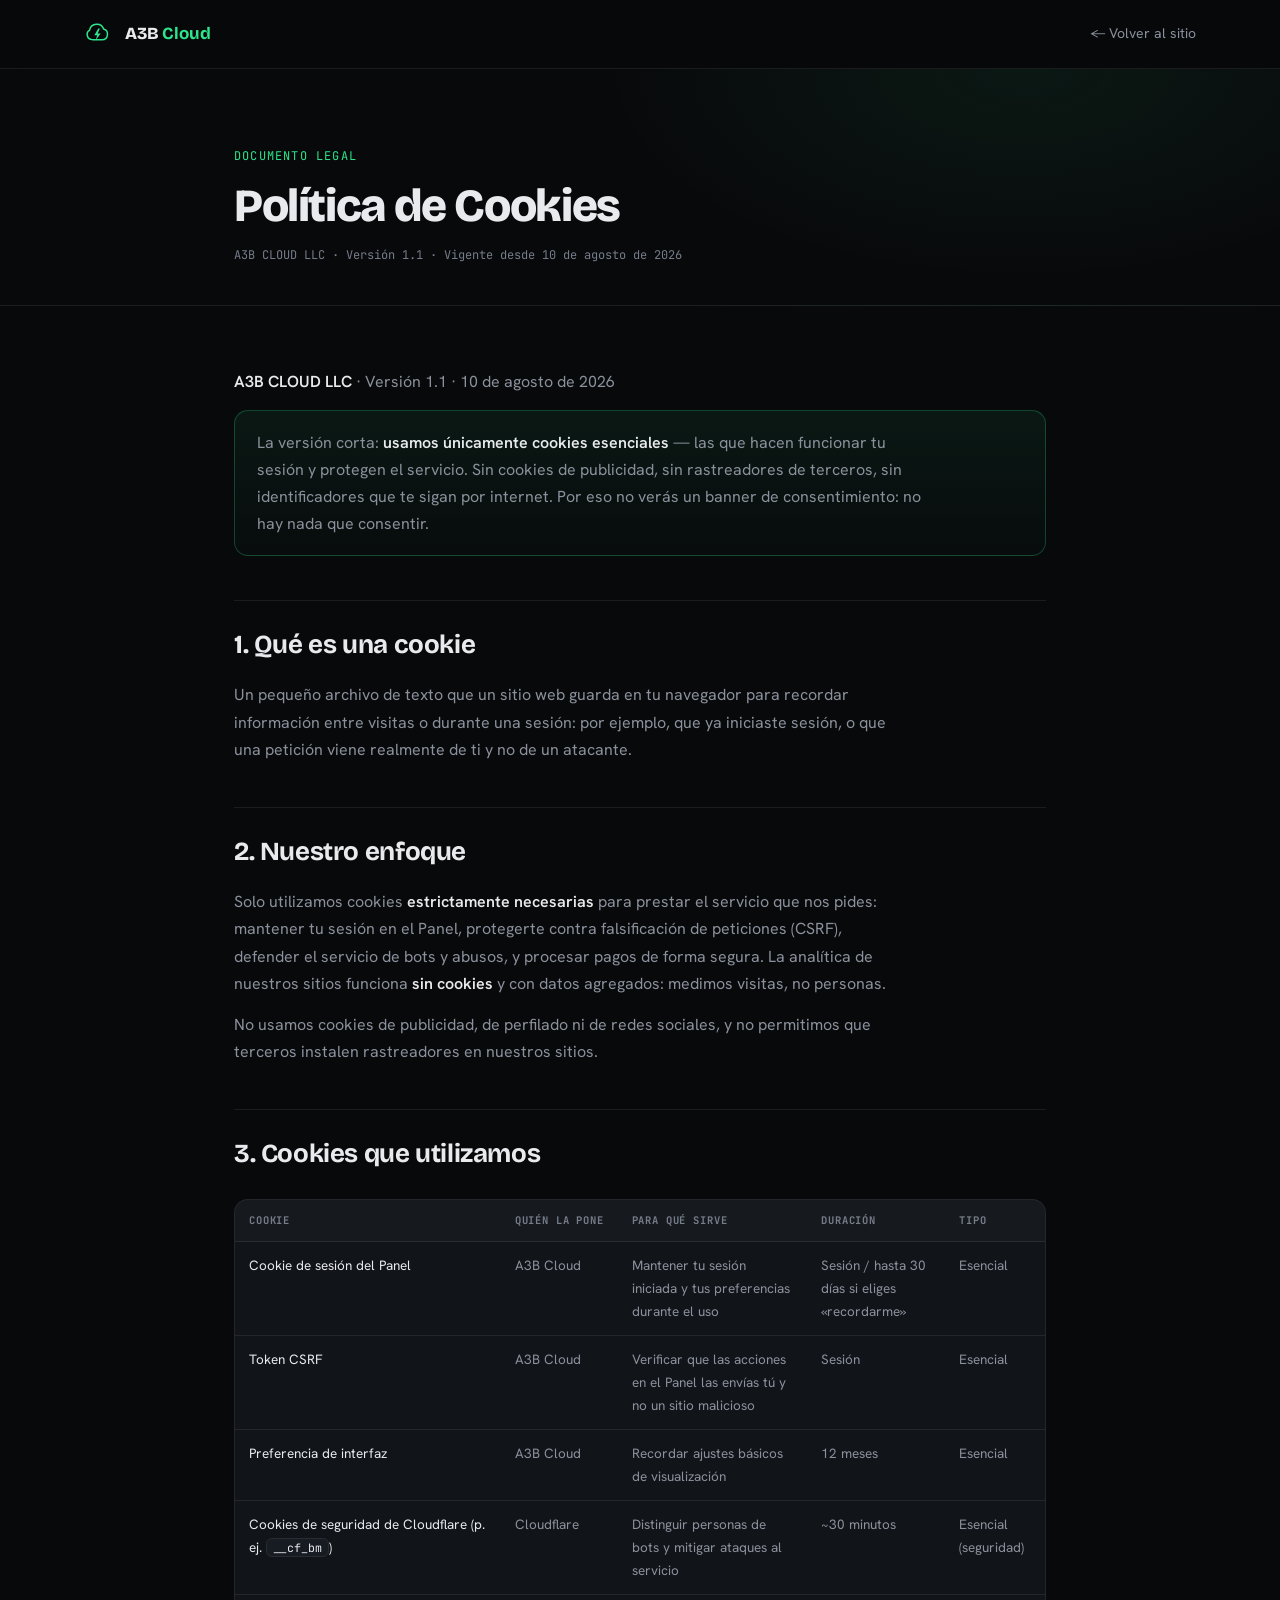
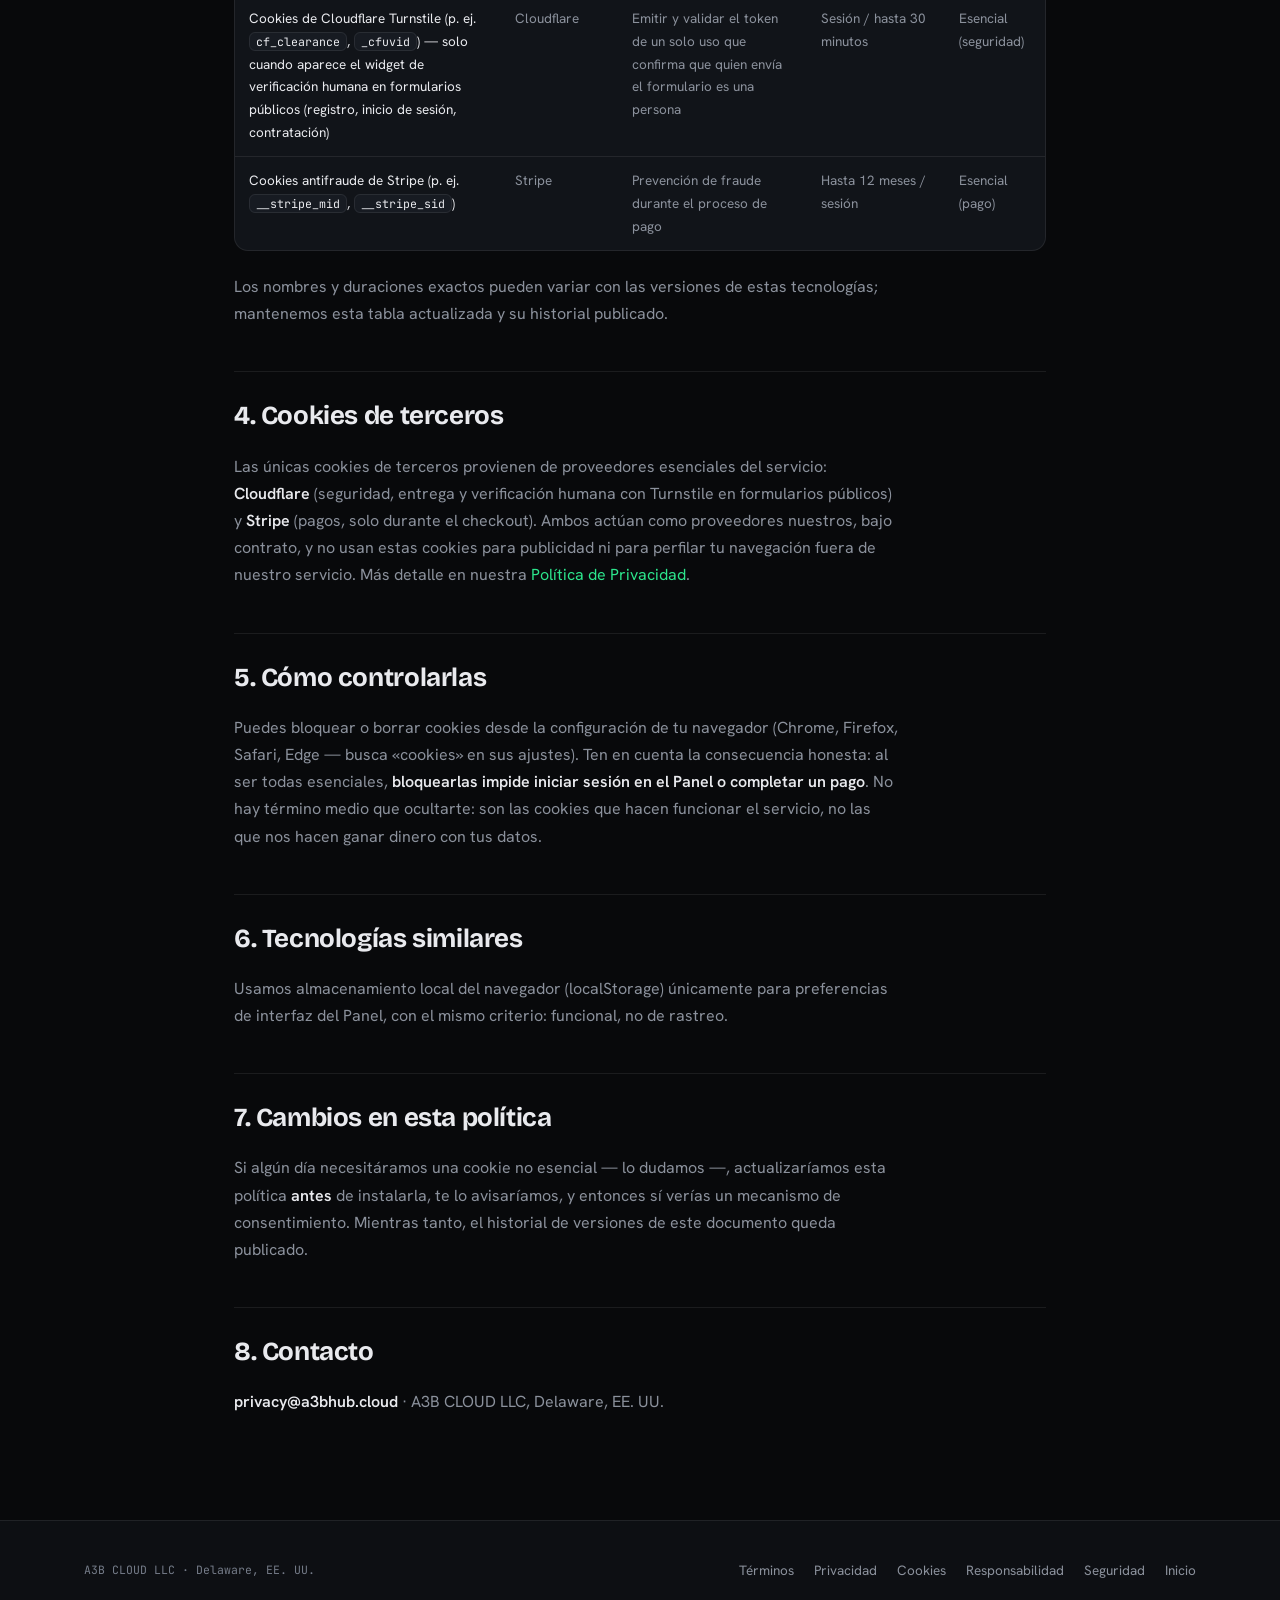
<file: cookies.html>
<!DOCTYPE html>
<html lang="es">
<head>
<meta charset="UTF-8">
<meta name="viewport" content="width=device-width, initial-scale=1">
<title>Política de Cookies — A3B Cloud</title>
<meta name="description" content="Solo cookies esenciales: sesión, seguridad y pago. Sin publicidad, sin rastreadores, sin banner.">
<meta name="theme-color" content="#0D1211">
<meta name="robots" content="index,follow">
<link rel="icon" type="image/svg+xml" href="assets/favicon.svg">
<link rel="icon" href="assets/favicon-32.png" sizes="32x32">
<link rel="apple-touch-icon" href="assets/apple-touch-icon-180.png">
<link rel="manifest" href="assets/site.webmanifest">
<link rel="preconnect" href="https://fonts.googleapis.com">
<link rel="preconnect" href="https://fonts.gstatic.com" crossorigin>
<link href="https://fonts.googleapis.com/css2?family=Bricolage+Grotesque:opsz,wght@12..96,600..800&family=Hanken+Grotesk:wght@400;500;600;700&family=JetBrains+Mono:wght@400;500;700&display=swap" rel="stylesheet">
<style>
:root{--bg:#08090b;--bg-2:#0d0f13;--surface:#111419;--surface-2:#171b22;--text:#e9eaee;--muted:#8b919c;--faint:#767d8a;--signal:#2ce58c;--signal-dim:#1d9c61;--danger:#ff5d5d;--amber:#ffb24d;--border:rgba(255,255,255,.08);--border-2:rgba(255,255,255,.14);--mono:"JetBrains Mono",ui-monospace,monospace;--disp:"Bricolage Grotesque",sans-serif;--body:"Hanken Grotesk",sans-serif}
*{margin:0;padding:0;box-sizing:border-box}
html{scroll-behavior:smooth}
body{background:var(--bg);color:var(--text);font-family:var(--body);font-size:16px;line-height:1.7;-webkit-font-smoothing:antialiased}
::selection{background:var(--signal);color:#04130b}
a{color:var(--signal);text-decoration:none}
a:hover{text-decoration:underline}
:focus-visible{outline:2px solid var(--signal);outline-offset:3px;border-radius:6px}
.wrap{max-width:860px;margin:0 auto;padding:0 24px}
header{position:sticky;top:0;z-index:50;backdrop-filter:blur(14px);background:rgba(8,9,11,.6);border-bottom:1px solid var(--border)}
.nav{display:flex;align-items:center;justify-content:space-between;height:68px;max-width:1160px;margin:0 auto;padding:0 24px}
.brand{display:flex;align-items:center;gap:11px;font-family:var(--disp);font-weight:800;font-size:17px;color:var(--text);letter-spacing:-.01em}
.brand:hover{text-decoration:none}
.brand img{width:30px;height:30px;display:block}
.brand span b{color:var(--signal)}
.nav-back{font-size:14px;color:var(--muted)}
.nav-back:hover{color:var(--text);text-decoration:none}
.doc-hero{padding:72px 0 40px;border-bottom:1px solid var(--border);background:radial-gradient(600px 300px at 80% 0%,rgba(44,229,140,.07),transparent 70%)}
.kicker{font-family:var(--mono);font-size:12px;letter-spacing:.1em;text-transform:uppercase;color:var(--signal)}
.doc-hero h1{font-family:var(--disp);font-weight:800;font-size:clamp(30px,5vw,46px);letter-spacing:-.03em;line-height:1.06;margin-top:14px}
.doc-meta{font-family:var(--mono);font-size:12px;color:var(--faint);margin-top:14px}
main{padding:48px 0 90px}
main h2{font-family:var(--disp);font-weight:700;font-size:clamp(20px,2.6vw,26px);letter-spacing:-.015em;margin:44px 0 14px;padding-top:22px;border-top:1px solid var(--border)}
main h2:first-child{border-top:none;margin-top:0;padding-top:0}
main h1{display:none}
main p{color:var(--muted);margin:14px 0;max-width:74ch}
main p strong,main li strong{color:var(--text);font-weight:600}
main ul,main ol{margin:14px 0 14px 22px;color:var(--muted);max-width:72ch}
main li{margin:8px 0}
main hr{border:0;border-top:1px solid var(--border);margin:36px 0}
main em{color:var(--muted)}
.table-scroll{overflow-x:auto;border:1px solid var(--border);border-radius:14px;margin:22px 0;background:var(--surface)}
main table{width:100%;border-collapse:collapse;min-width:640px;font-size:13.5px}
main th,main td{padding:12px 14px;text-align:left;border-bottom:1px solid var(--border);vertical-align:top;color:var(--muted)}
main th{font-family:var(--mono);font-size:10.5px;letter-spacing:.08em;text-transform:uppercase;color:var(--faint);background:rgba(255,255,255,.02);white-space:nowrap}
main td:first-child{color:var(--text)}
main tr:last-child td{border-bottom:none}
main code{font-family:var(--mono);font-size:.86em;background:var(--surface-2);border:1px solid var(--border);border-radius:6px;padding:1px 6px;color:var(--text)}
.tldr{border:1px solid rgba(44,229,140,.25);background:linear-gradient(180deg,rgba(44,229,140,.07),rgba(44,229,140,.015));border-radius:14px;padding:18px 22px;margin:10px 0 6px}
.tldr p{margin:0;color:var(--muted)}
footer{border-top:1px solid var(--border);padding:38px 0 48px;background:var(--bg-2)}
.foot{max-width:1160px;margin:0 auto;padding:0 24px;display:flex;justify-content:space-between;gap:20px;flex-wrap:wrap;align-items:center}
.foot-links{display:flex;gap:20px;flex-wrap:wrap}
.foot-links a{color:var(--muted);font-size:13.5px}
.foot-links a:hover{color:var(--text);text-decoration:none}
.foot-sub{font-family:var(--mono);font-size:11.5px;color:var(--faint)}
@media(max-width:640px){.doc-hero{padding:52px 0 32px} main{padding:36px 0 70px}}
</style>
</head>
<body>
<header>
  <div class="nav">
    <a class="brand" href="index.html"><img src="assets/icono-oscuro.svg" alt=""><span>A3B<b>&nbsp;Cloud</b></span></a>
    <a class="nav-back" href="index.html">← Volver al sitio</a>
  </div>
</header>
<section class="doc-hero">
  <div class="wrap">
    <span class="kicker">Documento legal</span>
    <h1>Política de Cookies</h1>
    <p class="doc-meta">A3B CLOUD LLC · Versión 1.1 · Vigente desde 10 de agosto de 2026</p>
  </div>
</section>
<main>
  <div class="wrap">
<h1>Política de Cookies</h1>
<p><strong>A3B CLOUD LLC</strong> · Versión 1.1 · 10 de agosto de 2026</p>
<div class="tldr"><p>La versión corta: <strong>usamos únicamente cookies esenciales</strong> — las que hacen funcionar tu sesión y protegen el servicio. Sin cookies de publicidad, sin rastreadores de terceros, sin identificadores que te sigan por internet. Por eso no verás un banner de consentimiento: no hay nada que consentir.</p></div>
<h2>1. Qué es una cookie</h2>
<p>Un pequeño archivo de texto que un sitio web guarda en tu navegador para recordar información entre visitas o durante una sesión: por ejemplo, que ya iniciaste sesión, o que una petición viene realmente de ti y no de un atacante.</p>
<h2>2. Nuestro enfoque</h2>
<p>Solo utilizamos cookies <strong>estrictamente necesarias</strong> para prestar el servicio que nos pides: mantener tu sesión en el Panel, protegerte contra falsificación de peticiones (CSRF), defender el servicio de bots y abusos, y procesar pagos de forma segura. La analítica de nuestros sitios funciona <strong>sin cookies</strong> y con datos agregados: medimos visitas, no personas.</p>
<p>No usamos cookies de publicidad, de perfilado ni de redes sociales, y no permitimos que terceros instalen rastreadores en nuestros sitios.</p>
<h2>3. Cookies que utilizamos</h2>
<div class="table-scroll"><table>
<thead>
<tr>
<th>Cookie</th>
<th>Quién la pone</th>
<th>Para qué sirve</th>
<th>Duración</th>
<th>Tipo</th>
</tr>
</thead>
<tbody>
<tr>
<td>Cookie de sesión del Panel</td>
<td>A3B Cloud</td>
<td>Mantener tu sesión iniciada y tus preferencias durante el uso</td>
<td>Sesión / hasta 30 días si eliges «recordarme»</td>
<td>Esencial</td>
</tr>
<tr>
<td>Token CSRF</td>
<td>A3B Cloud</td>
<td>Verificar que las acciones en el Panel las envías tú y no un sitio malicioso</td>
<td>Sesión</td>
<td>Esencial</td>
</tr>
<tr>
<td>Preferencia de interfaz</td>
<td>A3B Cloud</td>
<td>Recordar ajustes básicos de visualización</td>
<td>12 meses</td>
<td>Esencial</td>
</tr>
<tr>
<td>Cookies de seguridad de Cloudflare (p. ej. <code>__cf_bm</code>)</td>
<td>Cloudflare</td>
<td>Distinguir personas de bots y mitigar ataques al servicio</td>
<td>~30 minutos</td>
<td>Esencial (seguridad)</td>
</tr>
<tr>
<td>Cookies de Cloudflare Turnstile (p. ej. <code>cf_clearance</code>, <code>_cfuvid</code>) — solo cuando aparece el widget de verificación humana en formularios públicos (registro, inicio de sesión, contratación)</td>
<td>Cloudflare</td>
<td>Emitir y validar el token de un solo uso que confirma que quien envía el formulario es una persona</td>
<td>Sesión / hasta 30 minutos</td>
<td>Esencial (seguridad)</td>
</tr>
<tr>
<td>Cookies antifraude de Stripe (p. ej. <code>__stripe_mid</code>, <code>__stripe_sid</code>)</td>
<td>Stripe</td>
<td>Prevención de fraude durante el proceso de pago</td>
<td>Hasta 12 meses / sesión</td>
<td>Esencial (pago)</td>
</tr>
</tbody>
</table></div>
<p>Los nombres y duraciones exactos pueden variar con las versiones de estas tecnologías; mantenemos esta tabla actualizada y su historial publicado.</p>
<h2>4. Cookies de terceros</h2>
<p>Las únicas cookies de terceros provienen de proveedores esenciales del servicio: <strong>Cloudflare</strong> (seguridad, entrega y verificación humana con Turnstile en formularios públicos) y <strong>Stripe</strong> (pagos, solo durante el checkout). Ambos actúan como proveedores nuestros, bajo contrato, y no usan estas cookies para publicidad ni para perfilar tu navegación fuera de nuestro servicio. Más detalle en nuestra <a href="https://a3bhub.cloud/privacidad.html">Política de Privacidad</a>.</p>
<h2>5. Cómo controlarlas</h2>
<p>Puedes bloquear o borrar cookies desde la configuración de tu navegador (Chrome, Firefox, Safari, Edge — busca «cookies» en sus ajustes). Ten en cuenta la consecuencia honesta: al ser todas esenciales, <strong>bloquearlas impide iniciar sesión en el Panel o completar un pago</strong>. No hay término medio que ocultarte: son las cookies que hacen funcionar el servicio, no las que nos hacen ganar dinero con tus datos.</p>
<h2>6. Tecnologías similares</h2>
<p>Usamos almacenamiento local del navegador (localStorage) únicamente para preferencias de interfaz del Panel, con el mismo criterio: funcional, no de rastreo.</p>
<h2>7. Cambios en esta política</h2>
<p>Si algún día necesitáramos una cookie no esencial — lo dudamos —, actualizaríamos esta política <strong>antes</strong> de instalarla, te lo avisaríamos, y entonces sí verías un mecanismo de consentimiento. Mientras tanto, el historial de versiones de este documento queda publicado.</p>
<h2>8. Contacto</h2>
<p><strong>privacy@a3bhub.cloud</strong> · A3B CLOUD LLC, Delaware, EE. UU.</p>
  </div>
</main>
<footer>
  <div class="foot">
    <span class="foot-sub">A3B CLOUD LLC · Delaware, EE. UU.</span>
    <nav class="foot-links">
      <a href="terminos.html">Términos</a>
      <a href="privacidad.html">Privacidad</a>
      <a href="cookies.html">Cookies</a>
      <a href="responsabilidad.html">Responsabilidad</a>
      <a href="seguridad.html">Seguridad</a>
      <a href="index.html">Inicio</a>
    </nav>
  </div>
</footer>
</body>
</html>
</file>
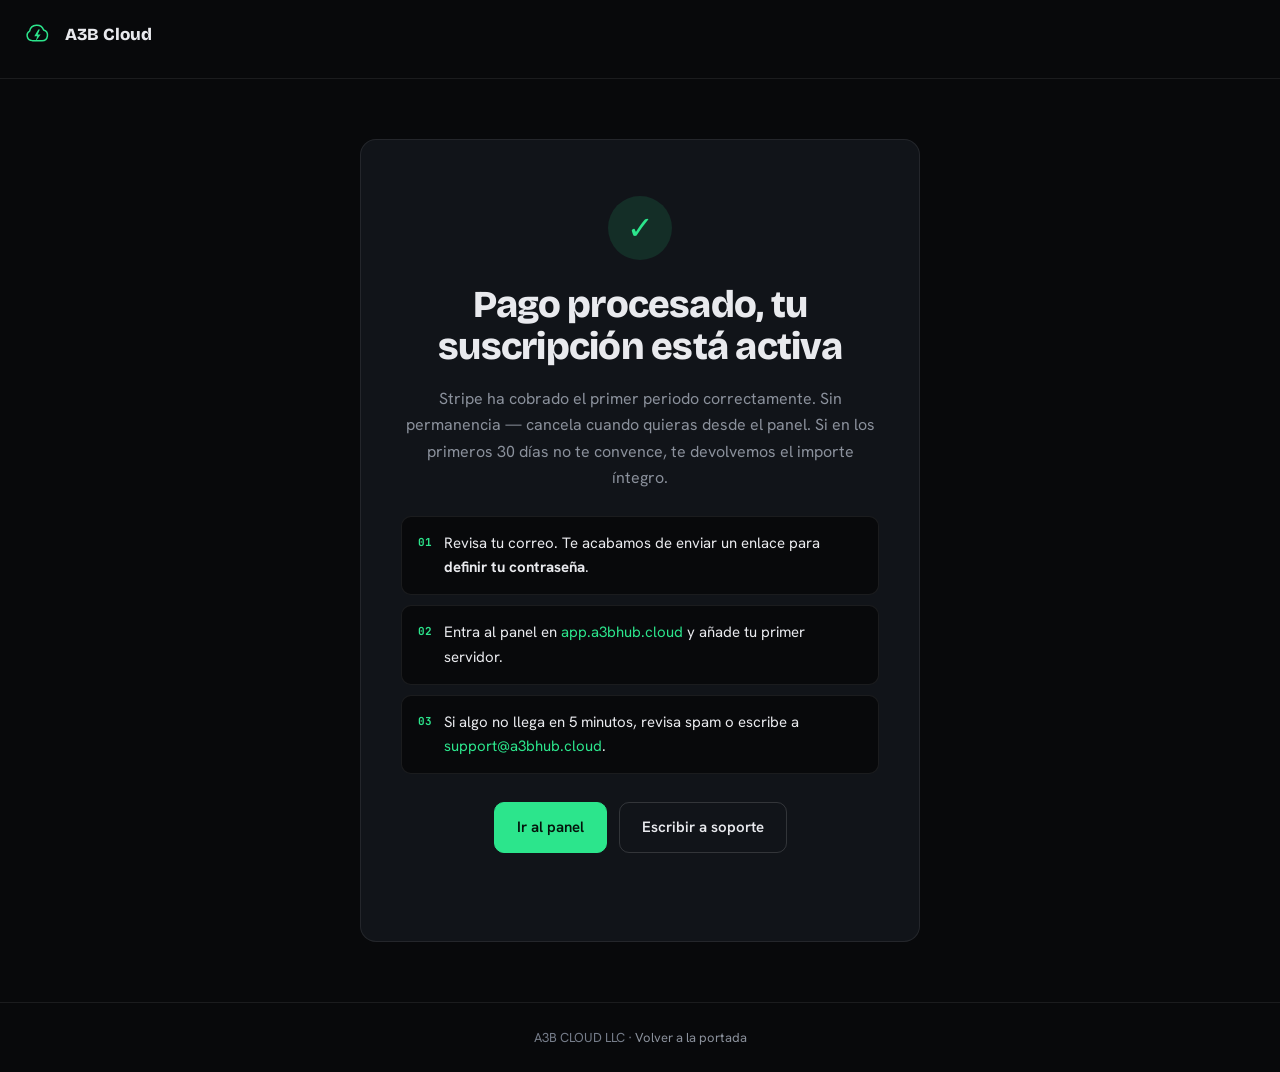
<file: gracias.html>
<!DOCTYPE html>
<html lang="es">
<head>
<meta charset="UTF-8">
<meta name="viewport" content="width=device-width, initial-scale=1">
<title>Gracias — A3B Cloud</title>
<meta name="description" content="Tu suscripción está activa. Revisa tu correo para definir la contraseña y acceder al panel.">
<meta name="theme-color" content="#0D1211">
<meta name="robots" content="noindex,nofollow">
<link rel="icon" type="image/svg+xml" href="assets/favicon.svg">
<link rel="icon" href="assets/favicon-32.png" sizes="32x32">
<link rel="apple-touch-icon" href="assets/apple-touch-icon-180.png">
<link rel="manifest" href="assets/site.webmanifest">
<link rel="preconnect" href="https://fonts.googleapis.com">
<link rel="preconnect" href="https://fonts.gstatic.com" crossorigin>
<link href="https://fonts.googleapis.com/css2?family=Bricolage+Grotesque:opsz,wght@12..96,600..800&family=Hanken+Grotesk:wght@400;500;600;700&family=JetBrains+Mono:wght@400;500;700&display=swap" rel="stylesheet">
<style>
:root{--bg:#08090b;--bg-2:#0d0f13;--surface:#111419;--text:#e9eaee;--muted:#8b919c;--faint:#767d8a;--signal:#2ce58c;--border:rgba(255,255,255,.08);--border-2:rgba(255,255,255,.14);--mono:"JetBrains Mono",ui-monospace,monospace;--disp:"Bricolage Grotesque",sans-serif;--body:"Hanken Grotesk",sans-serif}
*{margin:0;padding:0;box-sizing:border-box}
body{background:var(--bg);color:var(--text);font-family:var(--body);font-size:16px;line-height:1.65;-webkit-font-smoothing:antialiased;min-height:100vh;display:flex;flex-direction:column}
a{color:var(--signal);text-decoration:none}
a:hover{text-decoration:underline}
header{padding:20px 24px;border-bottom:1px solid var(--border)}
header .brand{display:inline-flex;align-items:center;gap:11px;font-family:var(--disp);font-weight:800;font-size:17px;color:var(--text)}
header img{width:30px;height:30px}
main{flex:1;display:flex;align-items:center;justify-content:center;padding:60px 24px}
.card{max-width:560px;text-align:center;background:var(--surface);border:1px solid var(--border);border-radius:16px;padding:56px 40px}
.check{width:64px;height:64px;margin:0 auto 24px;border-radius:50%;background:rgba(44,229,140,.12);display:flex;align-items:center;justify-content:center;color:var(--signal);font-size:32px}
h1{font-family:var(--disp);font-weight:800;font-size:clamp(28px,4vw,38px);letter-spacing:-.02em;line-height:1.1;margin-bottom:18px}
p{color:var(--muted);margin-bottom:16px}
.step{display:flex;gap:12px;text-align:left;background:var(--bg);border:1px solid var(--border);padding:14px 16px;border-radius:10px;margin:10px 0;color:var(--text);font-size:15px}
.step-n{font-family:var(--mono);font-size:11px;color:var(--signal);font-weight:700;padding-top:2px;flex-shrink:0}
.steps{margin:24px 0 28px}
.actions{display:flex;gap:12px;flex-wrap:wrap;justify-content:center;margin-top:28px}
.btn{display:inline-flex;align-items:center;gap:8px;padding:12px 22px;font-family:var(--body);font-weight:600;font-size:15px;border-radius:10px;transition:all .2s;border:1px solid var(--border-2)}
.btn-primary{background:var(--signal);color:#04130b;border-color:var(--signal)}
.btn-primary:hover{background:#5FF0B0;text-decoration:none}
.btn-ghost{background:transparent;color:var(--text)}
.btn-ghost:hover{border-color:var(--signal);color:var(--signal);text-decoration:none}
.session{font-family:var(--mono);font-size:11px;color:var(--faint);margin-top:32px;word-break:break-all}
footer{padding:24px;text-align:center;color:var(--faint);font-size:13px;border-top:1px solid var(--border)}
footer a{color:var(--muted)}
</style>
</head>
<body>

<header>
  <a class="brand" href="/">
    <img src="assets/icono-oscuro.svg" alt="">
    A3B&nbsp;Cloud
  </a>
</header>

<main>
  <div class="card">
    <div class="check" aria-hidden="true">✓</div>
    <h1>Pago procesado, tu suscripción está activa</h1>
    <p>Stripe ha cobrado el primer periodo correctamente. Sin permanencia — cancela cuando quieras desde el panel. Si en los primeros 30 días no te convence, te devolvemos el importe íntegro.</p>

    <div class="steps">
      <div class="step"><span class="step-n">01</span><span>Revisa tu correo. Te acabamos de enviar un enlace para <strong>definir tu contraseña</strong>.</span></div>
      <div class="step"><span class="step-n">02</span><span>Entra al panel en <a href="https://app.a3bhub.cloud">app.a3bhub.cloud</a> y añade tu primer servidor.</span></div>
      <div class="step"><span class="step-n">03</span><span>Si algo no llega en 5 minutos, revisa spam o escribe a <a href="mailto:support@a3bhub.cloud">support@a3bhub.cloud</a>.</span></div>
    </div>

    <div class="actions">
      <a class="btn btn-primary" href="https://app.a3bhub.cloud">Ir al panel</a>
      <a class="btn btn-ghost" href="mailto:support@a3bhub.cloud?subject=Bienvenida%20-%20A3B%20Cloud">Escribir a soporte</a>
    </div>

    <p class="session" id="sessionRef"></p>
  </div>
</main>

<footer>
  A3B CLOUD LLC · <a href="/">Volver a la portada</a>
</footer>

<script>
/* Muestra el ID de session de Stripe (?session=cs_...) por si el cliente
   tiene que referenciarlo en un email de soporte. Puramente informativo. */
(function(){
  var p=new URLSearchParams(location.search);
  var s=p.get('session');
  if(s){document.getElementById('sessionRef').textContent='Ref: '+s;}
})();
</script>
</body>
</html>
</file>
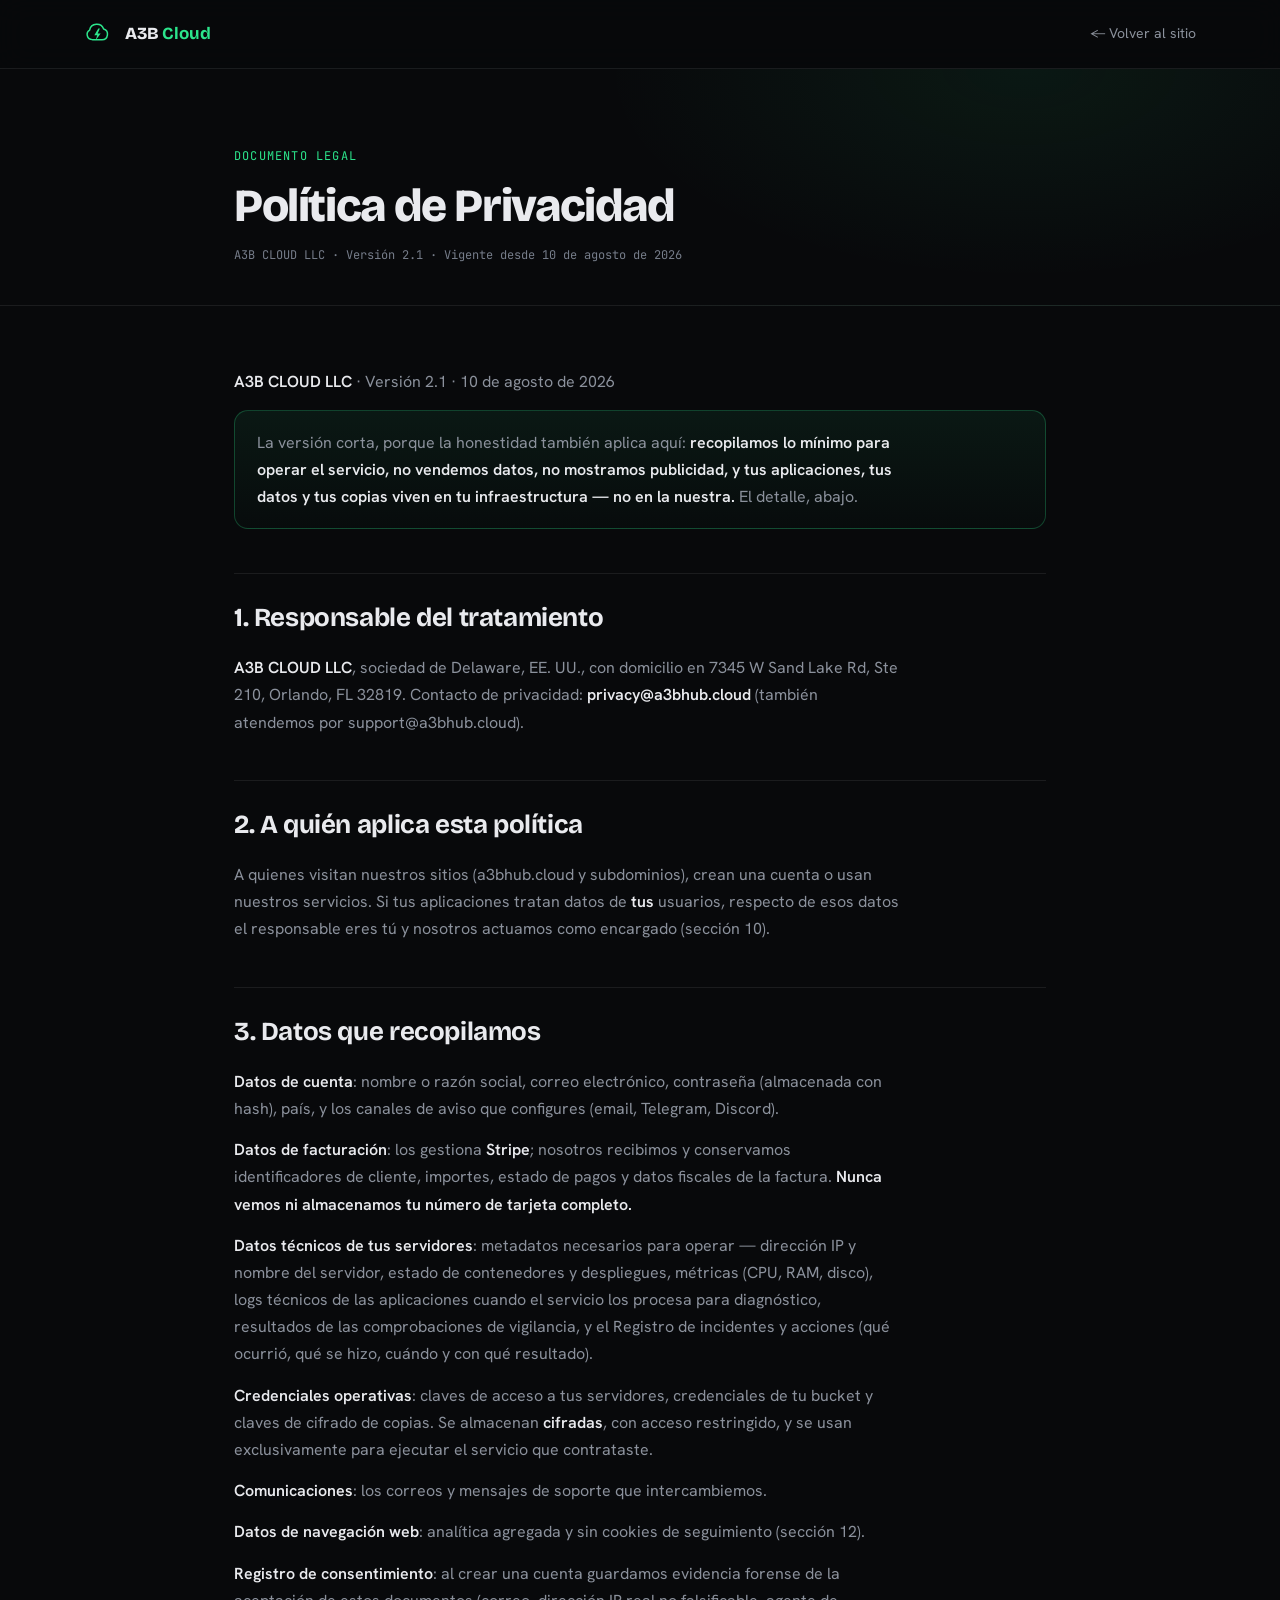
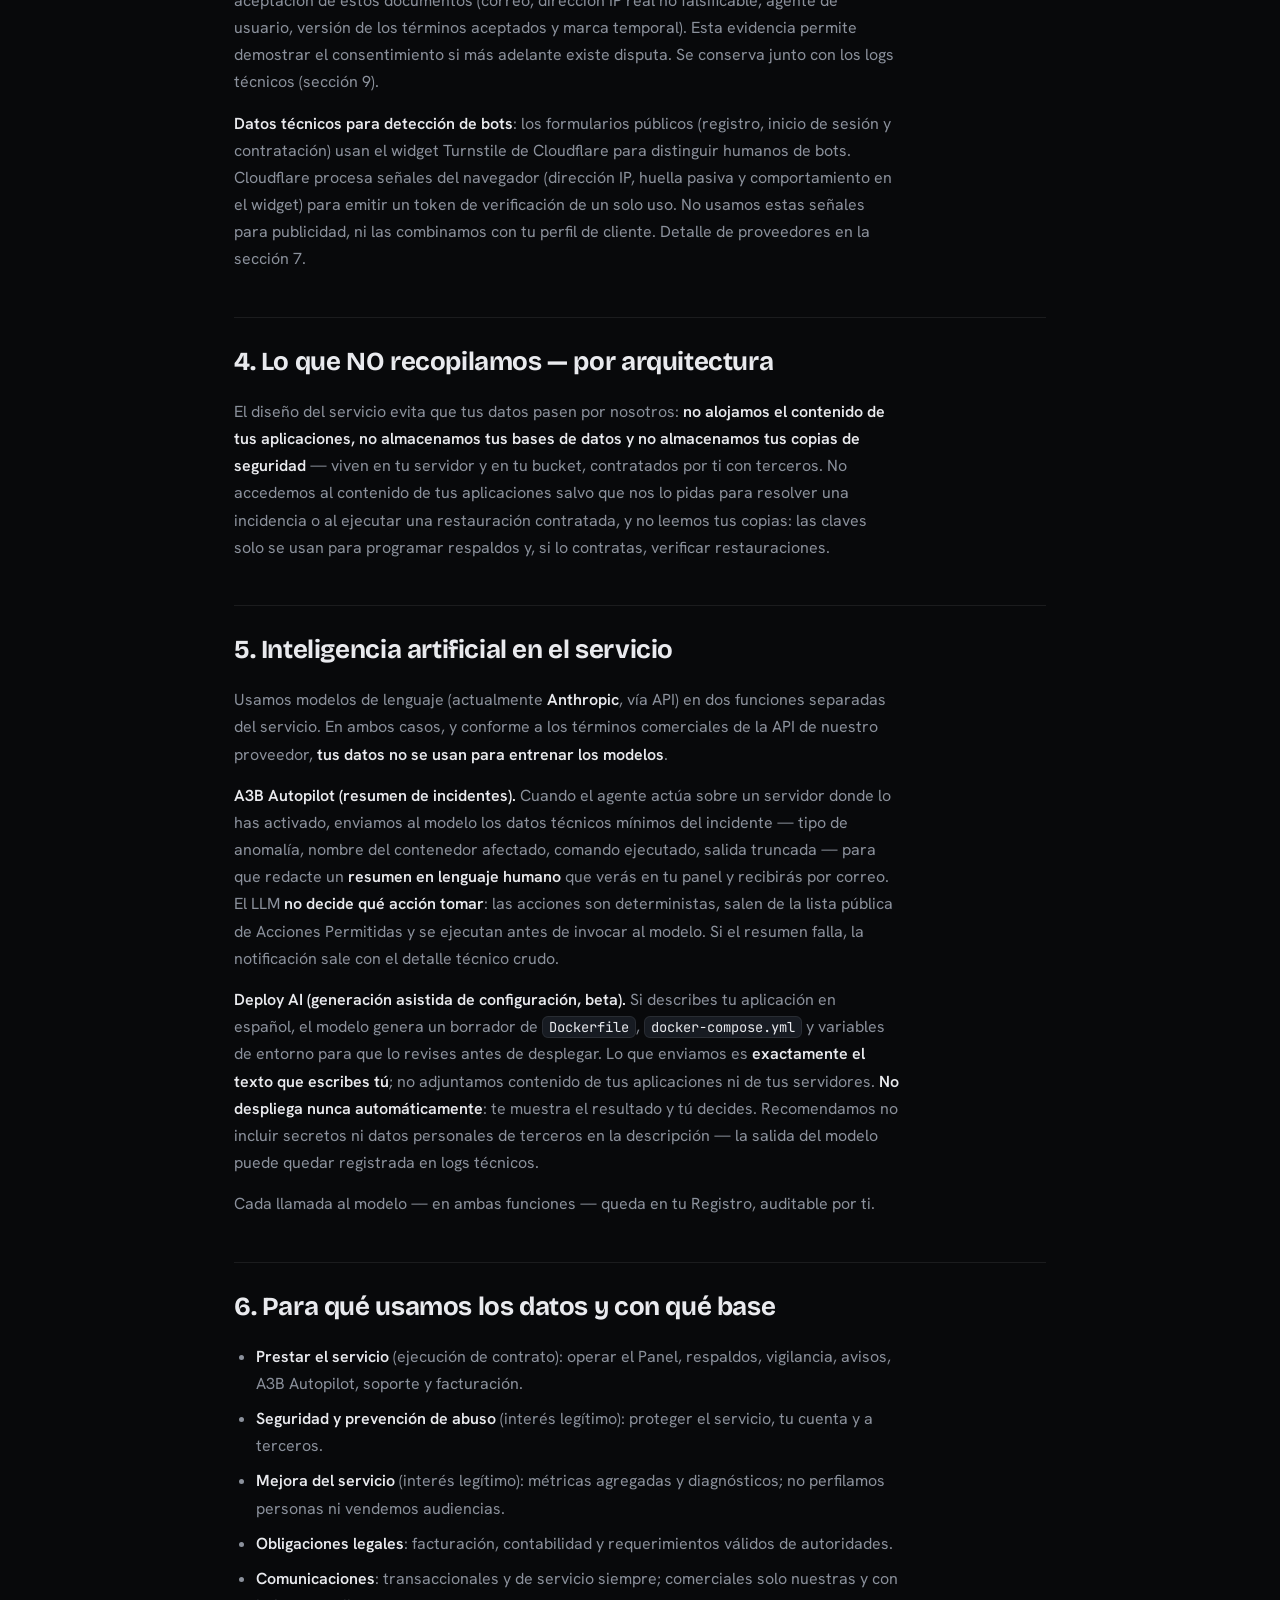
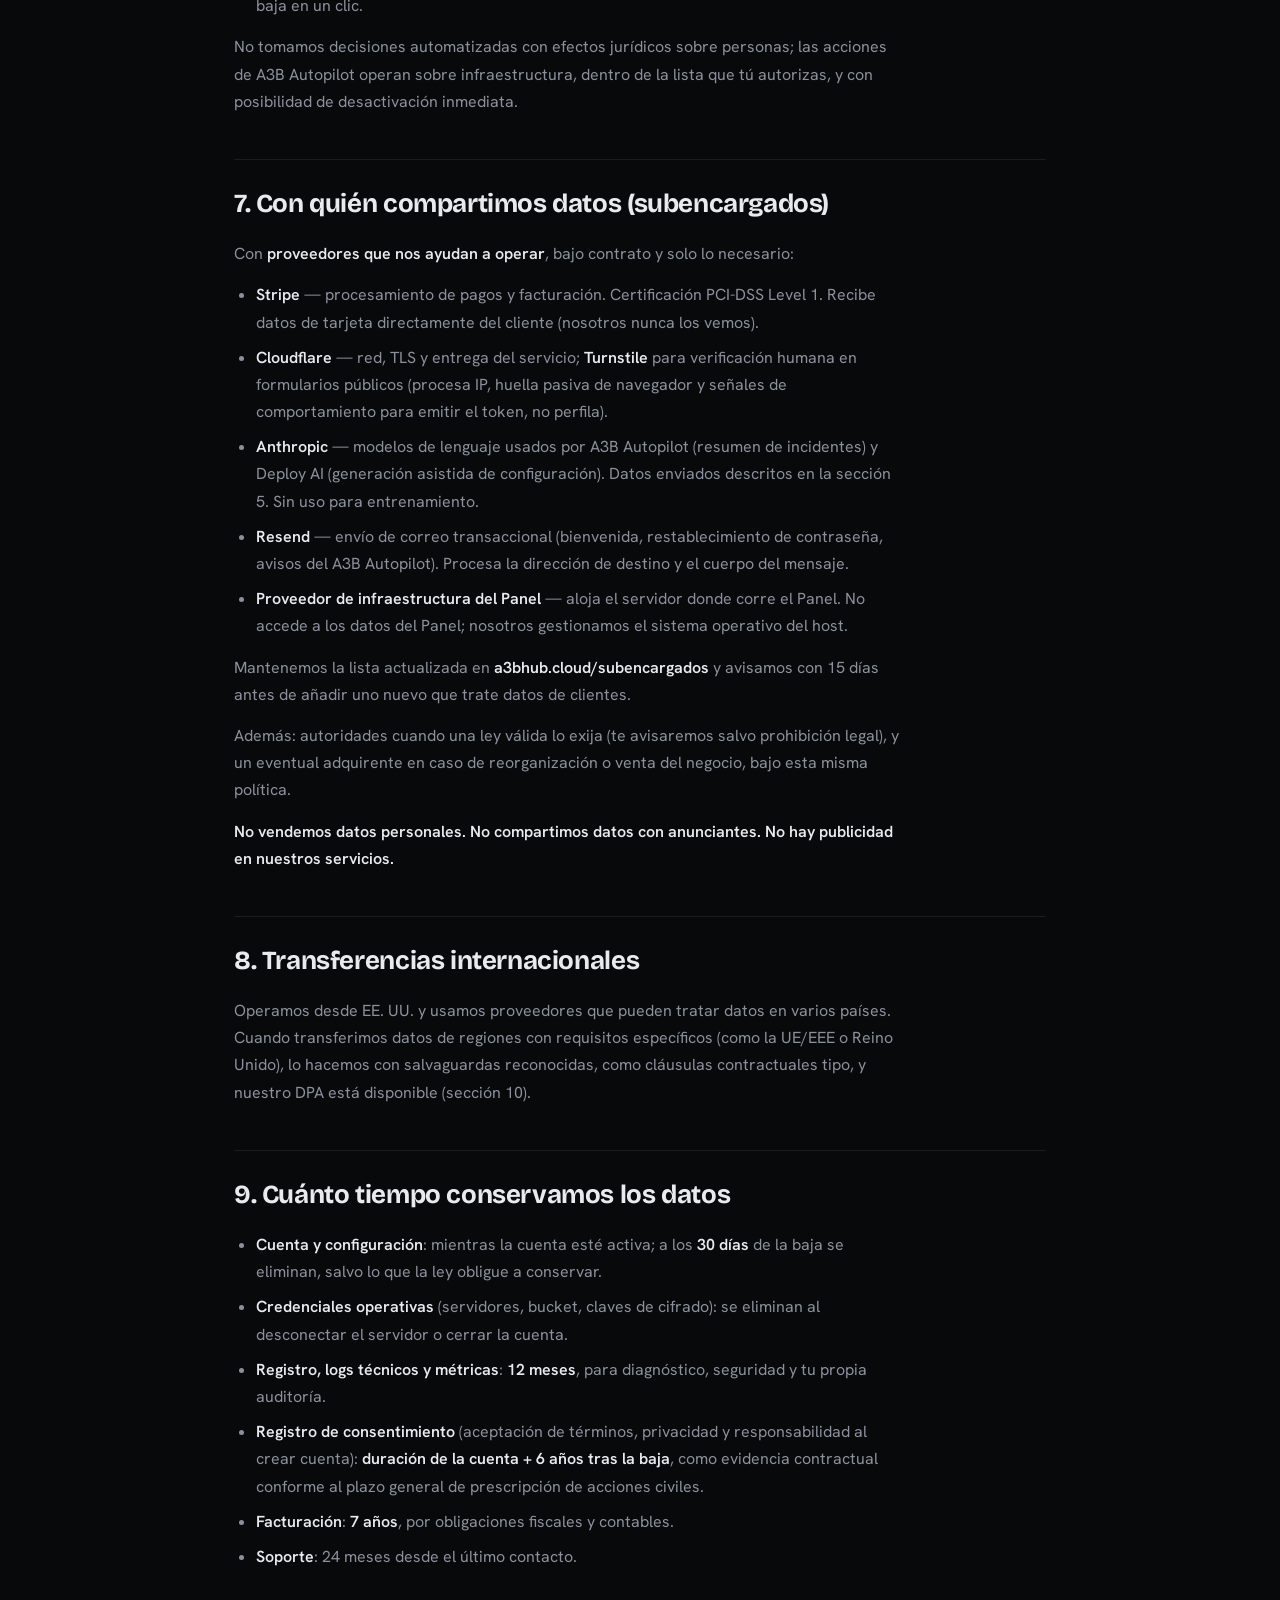
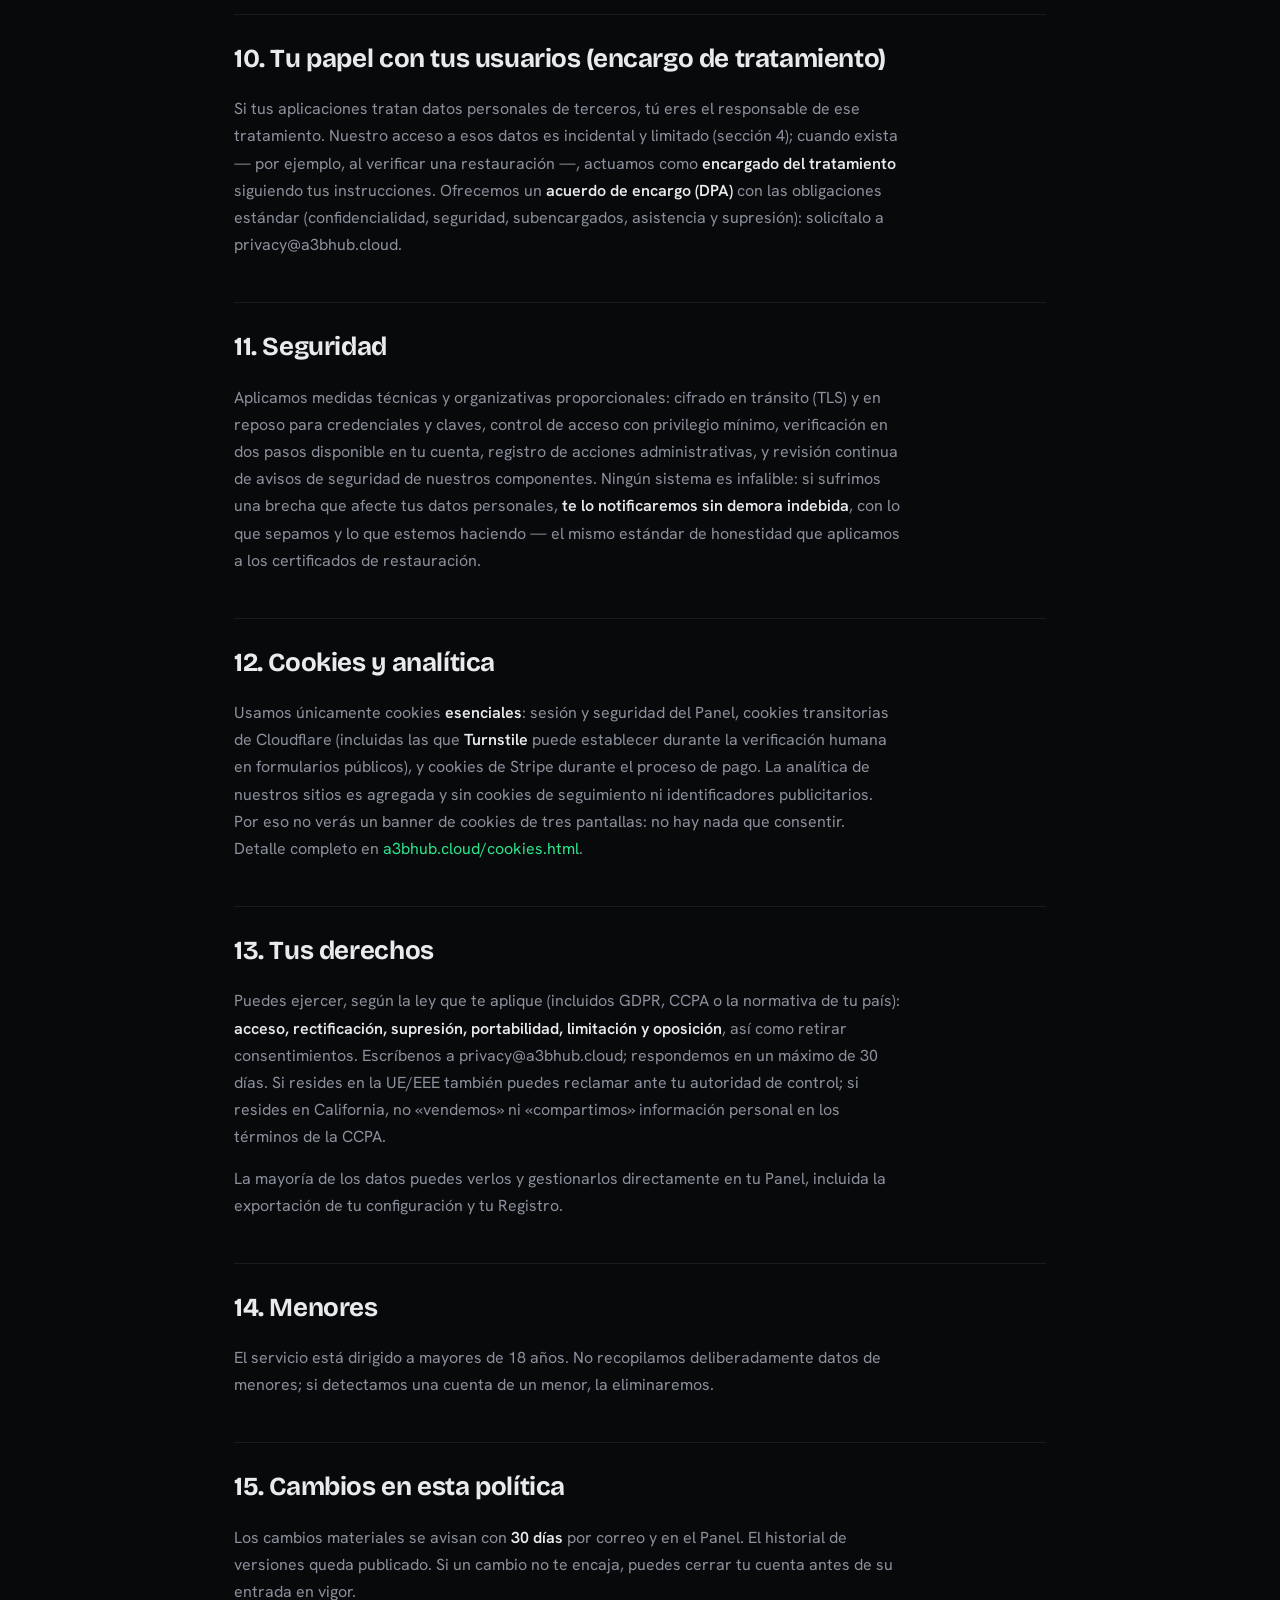
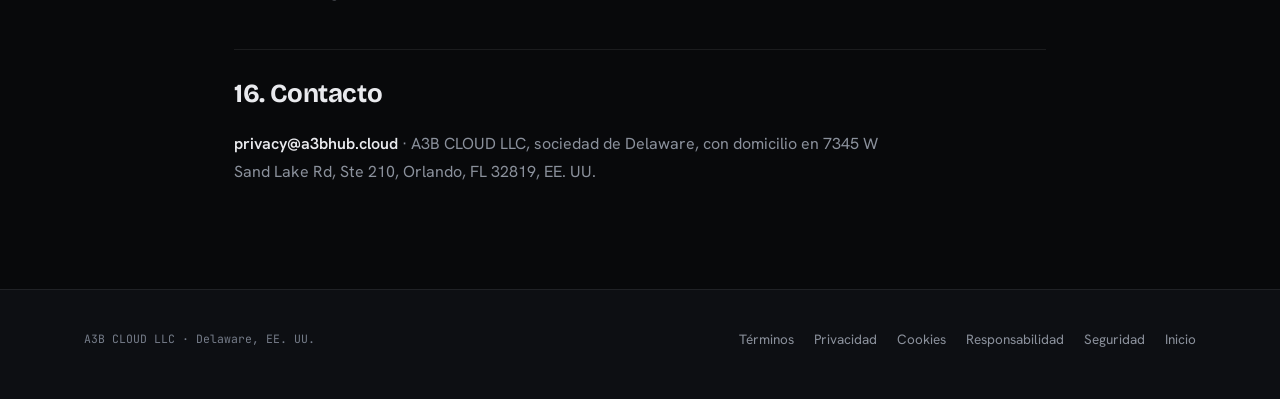
<file: privacidad.html>
<!DOCTYPE html>
<html lang="es">
<head>
<meta charset="UTF-8">
<meta name="viewport" content="width=device-width, initial-scale=1">
<title>Política de Privacidad — A3B Cloud</title>
<meta name="description" content="Qué datos recopila A3B Cloud, qué no recopila por arquitectura, cómo procesa A3B Autopilot con IA, subencargados, retención y tus derechos.">
<meta name="theme-color" content="#0D1211">
<meta name="robots" content="index,follow">
<link rel="icon" type="image/svg+xml" href="assets/favicon.svg">
<link rel="icon" href="assets/favicon-32.png" sizes="32x32">
<link rel="apple-touch-icon" href="assets/apple-touch-icon-180.png">
<link rel="manifest" href="assets/site.webmanifest">
<link rel="preconnect" href="https://fonts.googleapis.com">
<link rel="preconnect" href="https://fonts.gstatic.com" crossorigin>
<link href="https://fonts.googleapis.com/css2?family=Bricolage+Grotesque:opsz,wght@12..96,600..800&family=Hanken+Grotesk:wght@400;500;600;700&family=JetBrains+Mono:wght@400;500;700&display=swap" rel="stylesheet">
<style>
:root{--bg:#08090b;--bg-2:#0d0f13;--surface:#111419;--surface-2:#171b22;--text:#e9eaee;--muted:#8b919c;--faint:#767d8a;--signal:#2ce58c;--signal-dim:#1d9c61;--danger:#ff5d5d;--amber:#ffb24d;--border:rgba(255,255,255,.08);--border-2:rgba(255,255,255,.14);--mono:"JetBrains Mono",ui-monospace,monospace;--disp:"Bricolage Grotesque",sans-serif;--body:"Hanken Grotesk",sans-serif}
*{margin:0;padding:0;box-sizing:border-box}
html{scroll-behavior:smooth}
body{background:var(--bg);color:var(--text);font-family:var(--body);font-size:16px;line-height:1.7;-webkit-font-smoothing:antialiased}
::selection{background:var(--signal);color:#04130b}
a{color:var(--signal);text-decoration:none}
a:hover{text-decoration:underline}
:focus-visible{outline:2px solid var(--signal);outline-offset:3px;border-radius:6px}
.wrap{max-width:860px;margin:0 auto;padding:0 24px}
header{position:sticky;top:0;z-index:50;backdrop-filter:blur(14px);background:rgba(8,9,11,.6);border-bottom:1px solid var(--border)}
.nav{display:flex;align-items:center;justify-content:space-between;height:68px;max-width:1160px;margin:0 auto;padding:0 24px}
.brand{display:flex;align-items:center;gap:11px;font-family:var(--disp);font-weight:800;font-size:17px;color:var(--text);letter-spacing:-.01em}
.brand:hover{text-decoration:none}
.brand img{width:30px;height:30px;display:block}
.brand span b{color:var(--signal)}
.nav-back{font-size:14px;color:var(--muted)}
.nav-back:hover{color:var(--text);text-decoration:none}
.doc-hero{padding:72px 0 40px;border-bottom:1px solid var(--border);background:radial-gradient(600px 300px at 80% 0%,rgba(44,229,140,.07),transparent 70%)}
.kicker{font-family:var(--mono);font-size:12px;letter-spacing:.1em;text-transform:uppercase;color:var(--signal)}
.doc-hero h1{font-family:var(--disp);font-weight:800;font-size:clamp(30px,5vw,46px);letter-spacing:-.03em;line-height:1.06;margin-top:14px}
.doc-meta{font-family:var(--mono);font-size:12px;color:var(--faint);margin-top:14px}
main{padding:48px 0 90px}
main h2{font-family:var(--disp);font-weight:700;font-size:clamp(20px,2.6vw,26px);letter-spacing:-.015em;margin:44px 0 14px;padding-top:22px;border-top:1px solid var(--border)}
main h2:first-child{border-top:none;margin-top:0;padding-top:0}
main h1{display:none}
main p{color:var(--muted);margin:14px 0;max-width:74ch}
main p strong,main li strong{color:var(--text);font-weight:600}
main ul,main ol{margin:14px 0 14px 22px;color:var(--muted);max-width:72ch}
main li{margin:8px 0}
main hr{border:0;border-top:1px solid var(--border);margin:36px 0}
main em{color:var(--muted)}
.table-scroll{overflow-x:auto;border:1px solid var(--border);border-radius:14px;margin:22px 0;background:var(--surface)}
main table{width:100%;border-collapse:collapse;min-width:640px;font-size:13.5px}
main th,main td{padding:12px 14px;text-align:left;border-bottom:1px solid var(--border);vertical-align:top;color:var(--muted)}
main th{font-family:var(--mono);font-size:10.5px;letter-spacing:.08em;text-transform:uppercase;color:var(--faint);background:rgba(255,255,255,.02);white-space:nowrap}
main td:first-child{color:var(--text)}
main tr:last-child td{border-bottom:none}
main code{font-family:var(--mono);font-size:.86em;background:var(--surface-2);border:1px solid var(--border);border-radius:6px;padding:1px 6px;color:var(--text)}
.tldr{border:1px solid rgba(44,229,140,.25);background:linear-gradient(180deg,rgba(44,229,140,.07),rgba(44,229,140,.015));border-radius:14px;padding:18px 22px;margin:10px 0 6px}
.tldr p{margin:0;color:var(--muted)}
footer{border-top:1px solid var(--border);padding:38px 0 48px;background:var(--bg-2)}
.foot{max-width:1160px;margin:0 auto;padding:0 24px;display:flex;justify-content:space-between;gap:20px;flex-wrap:wrap;align-items:center}
.foot-links{display:flex;gap:20px;flex-wrap:wrap}
.foot-links a{color:var(--muted);font-size:13.5px}
.foot-links a:hover{color:var(--text);text-decoration:none}
.foot-sub{font-family:var(--mono);font-size:11.5px;color:var(--faint)}
@media(max-width:640px){.doc-hero{padding:52px 0 32px} main{padding:36px 0 70px}}
</style>
</head>
<body>
<header>
  <div class="nav">
    <a class="brand" href="index.html"><img src="assets/icono-oscuro.svg" alt=""><span>A3B<b>&nbsp;Cloud</b></span></a>
    <a class="nav-back" href="index.html">← Volver al sitio</a>
  </div>
</header>
<section class="doc-hero">
  <div class="wrap">
    <span class="kicker">Documento legal</span>
    <h1>Política de Privacidad</h1>
    <p class="doc-meta">A3B CLOUD LLC · Versión 2.1 · Vigente desde 10 de agosto de 2026</p>
  </div>
</section>
<main>
  <div class="wrap">
<h1>Política de Privacidad</h1>
<p><strong>A3B CLOUD LLC</strong> · Versión 2.1 · 10 de agosto de 2026</p>
<div class="tldr"><p>La versión corta, porque la honestidad también aplica aquí: <strong>recopilamos lo mínimo para operar el servicio, no vendemos datos, no mostramos publicidad, y tus aplicaciones, tus datos y tus copias viven en tu infraestructura — no en la nuestra.</strong> El detalle, abajo.</p></div>
<h2>1. Responsable del tratamiento</h2>
<p><strong>A3B CLOUD LLC</strong>, sociedad de Delaware, EE. UU., con domicilio en 7345 W Sand Lake Rd, Ste 210, Orlando, FL 32819. Contacto de privacidad: <strong>privacy@a3bhub.cloud</strong> (también atendemos por support@a3bhub.cloud).</p>
<h2>2. A quién aplica esta política</h2>
<p>A quienes visitan nuestros sitios (a3bhub.cloud y subdominios), crean una cuenta o usan nuestros servicios. Si tus aplicaciones tratan datos de <strong>tus</strong> usuarios, respecto de esos datos el responsable eres tú y nosotros actuamos como encargado (sección 10).</p>
<h2>3. Datos que recopilamos</h2>
<p><strong>Datos de cuenta</strong>: nombre o razón social, correo electrónico, contraseña (almacenada con hash), país, y los canales de aviso que configures (email, Telegram, Discord).</p>
<p><strong>Datos de facturación</strong>: los gestiona <strong>Stripe</strong>; nosotros recibimos y conservamos identificadores de cliente, importes, estado de pagos y datos fiscales de la factura. <strong>Nunca vemos ni almacenamos tu número de tarjeta completo.</strong></p>
<p><strong>Datos técnicos de tus servidores</strong>: metadatos necesarios para operar — dirección IP y nombre del servidor, estado de contenedores y despliegues, métricas (CPU, RAM, disco), logs técnicos de las aplicaciones cuando el servicio los procesa para diagnóstico, resultados de las comprobaciones de vigilancia, y el Registro de incidentes y acciones (qué ocurrió, qué se hizo, cuándo y con qué resultado).</p>
<p><strong>Credenciales operativas</strong>: claves de acceso a tus servidores, credenciales de tu bucket y claves de cifrado de copias. Se almacenan <strong>cifradas</strong>, con acceso restringido, y se usan exclusivamente para ejecutar el servicio que contrataste.</p>
<p><strong>Comunicaciones</strong>: los correos y mensajes de soporte que intercambiemos.</p>
<p><strong>Datos de navegación web</strong>: analítica agregada y sin cookies de seguimiento (sección 12).</p>
<p><strong>Registro de consentimiento</strong>: al crear una cuenta guardamos evidencia forense de la aceptación de estos documentos (correo, dirección IP real no falsificable, agente de usuario, versión de los términos aceptados y marca temporal). Esta evidencia permite demostrar el consentimiento si más adelante existe disputa. Se conserva junto con los logs técnicos (sección 9).</p>
<p><strong>Datos técnicos para detección de bots</strong>: los formularios públicos (registro, inicio de sesión y contratación) usan el widget Turnstile de Cloudflare para distinguir humanos de bots. Cloudflare procesa señales del navegador (dirección IP, huella pasiva y comportamiento en el widget) para emitir un token de verificación de un solo uso. No usamos estas señales para publicidad, ni las combinamos con tu perfil de cliente. Detalle de proveedores en la sección 7.</p>
<h2>4. Lo que NO recopilamos — por arquitectura</h2>
<p>El diseño del servicio evita que tus datos pasen por nosotros: <strong>no alojamos el contenido de tus aplicaciones, no almacenamos tus bases de datos y no almacenamos tus copias de seguridad</strong> — viven en tu servidor y en tu bucket, contratados por ti con terceros. No accedemos al contenido de tus aplicaciones salvo que nos lo pidas para resolver una incidencia o al ejecutar una restauración contratada, y no leemos tus copias: las claves solo se usan para programar respaldos y, si lo contratas, verificar restauraciones.</p>
<h2>5. Inteligencia artificial en el servicio</h2>
<p>Usamos modelos de lenguaje (actualmente <strong>Anthropic</strong>, vía API) en dos funciones separadas del servicio. En ambos casos, y conforme a los términos comerciales de la API de nuestro proveedor, <strong>tus datos no se usan para entrenar los modelos</strong>.</p>
<p><strong>A3B Autopilot (resumen de incidentes).</strong> Cuando el agente actúa sobre un servidor donde lo has activado, enviamos al modelo los datos técnicos mínimos del incidente — tipo de anomalía, nombre del contenedor afectado, comando ejecutado, salida truncada — para que redacte un <strong>resumen en lenguaje humano</strong> que verás en tu panel y recibirás por correo. El LLM <strong>no decide qué acción tomar</strong>: las acciones son deterministas, salen de la lista pública de Acciones Permitidas y se ejecutan antes de invocar al modelo. Si el resumen falla, la notificación sale con el detalle técnico crudo.</p>
<p><strong>Deploy AI (generación asistida de configuración, beta).</strong> Si describes tu aplicación en español, el modelo genera un borrador de <code>Dockerfile</code>, <code>docker-compose.yml</code> y variables de entorno para que lo revises antes de desplegar. Lo que enviamos es <strong>exactamente el texto que escribes tú</strong>; no adjuntamos contenido de tus aplicaciones ni de tus servidores. <strong>No despliega nunca automáticamente</strong>: te muestra el resultado y tú decides. Recomendamos no incluir secretos ni datos personales de terceros en la descripción — la salida del modelo puede quedar registrada en logs técnicos.</p>
<p>Cada llamada al modelo — en ambas funciones — queda en tu Registro, auditable por ti.</p>
<h2>6. Para qué usamos los datos y con qué base</h2>
<ul>
<li><strong>Prestar el servicio</strong> (ejecución de contrato): operar el Panel, respaldos, vigilancia, avisos, A3B Autopilot, soporte y facturación.</li>
<li><strong>Seguridad y prevención de abuso</strong> (interés legítimo): proteger el servicio, tu cuenta y a terceros.</li>
<li><strong>Mejora del servicio</strong> (interés legítimo): métricas agregadas y diagnósticos; no perfilamos personas ni vendemos audiencias.</li>
<li><strong>Obligaciones legales</strong>: facturación, contabilidad y requerimientos válidos de autoridades.</li>
<li><strong>Comunicaciones</strong>: transaccionales y de servicio siempre; comerciales solo nuestras y con baja en un clic.</li>
</ul>
<p>No tomamos decisiones automatizadas con efectos jurídicos sobre personas; las acciones de A3B Autopilot operan sobre infraestructura, dentro de la lista que tú autorizas, y con posibilidad de desactivación inmediata.</p>
<h2>7. Con quién compartimos datos (subencargados)</h2>
<p>Con <strong>proveedores que nos ayudan a operar</strong>, bajo contrato y solo lo necesario:</p>
<ul>
<li><strong>Stripe</strong> — procesamiento de pagos y facturación. Certificación PCI-DSS Level 1. Recibe datos de tarjeta directamente del cliente (nosotros nunca los vemos).</li>
<li><strong>Cloudflare</strong> — red, TLS y entrega del servicio; <strong>Turnstile</strong> para verificación humana en formularios públicos (procesa IP, huella pasiva de navegador y señales de comportamiento para emitir el token, no perfila).</li>
<li><strong>Anthropic</strong> — modelos de lenguaje usados por A3B Autopilot (resumen de incidentes) y Deploy AI (generación asistida de configuración). Datos enviados descritos en la sección 5. Sin uso para entrenamiento.</li>
<li><strong>Resend</strong> — envío de correo transaccional (bienvenida, restablecimiento de contraseña, avisos del A3B Autopilot). Procesa la dirección de destino y el cuerpo del mensaje.</li>
<li><strong>Proveedor de infraestructura del Panel</strong> — aloja el servidor donde corre el Panel. No accede a los datos del Panel; nosotros gestionamos el sistema operativo del host.</li>
</ul>
<p>Mantenemos la lista actualizada en <strong>a3bhub.cloud/subencargados</strong> y avisamos con 15 días antes de añadir uno nuevo que trate datos de clientes.</p>
<p>Además: autoridades cuando una ley válida lo exija (te avisaremos salvo prohibición legal), y un eventual adquirente en caso de reorganización o venta del negocio, bajo esta misma política.</p>
<p><strong>No vendemos datos personales. No compartimos datos con anunciantes. No hay publicidad en nuestros servicios.</strong></p>
<h2>8. Transferencias internacionales</h2>
<p>Operamos desde EE. UU. y usamos proveedores que pueden tratar datos en varios países. Cuando transferimos datos de regiones con requisitos específicos (como la UE/EEE o Reino Unido), lo hacemos con salvaguardas reconocidas, como cláusulas contractuales tipo, y nuestro DPA está disponible (sección 10).</p>
<h2>9. Cuánto tiempo conservamos los datos</h2>
<ul>
<li><strong>Cuenta y configuración</strong>: mientras la cuenta esté activa; a los <strong>30 días</strong> de la baja se eliminan, salvo lo que la ley obligue a conservar.</li>
<li><strong>Credenciales operativas</strong> (servidores, bucket, claves de cifrado): se eliminan al desconectar el servidor o cerrar la cuenta.</li>
<li><strong>Registro, logs técnicos y métricas</strong>: <strong>12 meses</strong>, para diagnóstico, seguridad y tu propia auditoría.</li>
<li><strong>Registro de consentimiento</strong> (aceptación de términos, privacidad y responsabilidad al crear cuenta): <strong>duración de la cuenta + 6 años tras la baja</strong>, como evidencia contractual conforme al plazo general de prescripción de acciones civiles.</li>
<li><strong>Facturación</strong>: <strong>7 años</strong>, por obligaciones fiscales y contables.</li>
<li><strong>Soporte</strong>: 24 meses desde el último contacto.</li>
</ul>
<h2>10. Tu papel con tus usuarios (encargo de tratamiento)</h2>
<p>Si tus aplicaciones tratan datos personales de terceros, tú eres el responsable de ese tratamiento. Nuestro acceso a esos datos es incidental y limitado (sección 4); cuando exista — por ejemplo, al verificar una restauración —, actuamos como <strong>encargado del tratamiento</strong> siguiendo tus instrucciones. Ofrecemos un <strong>acuerdo de encargo (DPA)</strong> con las obligaciones estándar (confidencialidad, seguridad, subencargados, asistencia y supresión): solicítalo a privacy@a3bhub.cloud.</p>
<h2>11. Seguridad</h2>
<p>Aplicamos medidas técnicas y organizativas proporcionales: cifrado en tránsito (TLS) y en reposo para credenciales y claves, control de acceso con privilegio mínimo, verificación en dos pasos disponible en tu cuenta, registro de acciones administrativas, y revisión continua de avisos de seguridad de nuestros componentes. Ningún sistema es infalible: si sufrimos una brecha que afecte tus datos personales, <strong>te lo notificaremos sin demora indebida</strong>, con lo que sepamos y lo que estemos haciendo — el mismo estándar de honestidad que aplicamos a los certificados de restauración.</p>
<h2>12. Cookies y analítica</h2>
<p>Usamos únicamente cookies <strong>esenciales</strong>: sesión y seguridad del Panel, cookies transitorias de Cloudflare (incluidas las que <strong>Turnstile</strong> puede establecer durante la verificación humana en formularios públicos), y cookies de Stripe durante el proceso de pago. La analítica de nuestros sitios es agregada y sin cookies de seguimiento ni identificadores publicitarios. Por eso no verás un banner de cookies de tres pantallas: no hay nada que consentir. Detalle completo en <a href="cookies.html">a3bhub.cloud/cookies.html</a>.</p>
<h2>13. Tus derechos</h2>
<p>Puedes ejercer, según la ley que te aplique (incluidos GDPR, CCPA o la normativa de tu país): <strong>acceso, rectificación, supresión, portabilidad, limitación y oposición</strong>, así como retirar consentimientos. Escríbenos a privacy@a3bhub.cloud; respondemos en un máximo de 30 días. Si resides en la UE/EEE también puedes reclamar ante tu autoridad de control; si resides en California, no «vendemos» ni «compartimos» información personal en los términos de la CCPA.</p>
<p>La mayoría de los datos puedes verlos y gestionarlos directamente en tu Panel, incluida la exportación de tu configuración y tu Registro.</p>
<h2>14. Menores</h2>
<p>El servicio está dirigido a mayores de 18 años. No recopilamos deliberadamente datos de menores; si detectamos una cuenta de un menor, la eliminaremos.</p>
<h2>15. Cambios en esta política</h2>
<p>Los cambios materiales se avisan con <strong>30 días</strong> por correo y en el Panel. El historial de versiones queda publicado. Si un cambio no te encaja, puedes cerrar tu cuenta antes de su entrada en vigor.</p>
<h2>16. Contacto</h2>
<p><strong>privacy@a3bhub.cloud</strong> · A3B CLOUD LLC, sociedad de Delaware, con domicilio en 7345 W Sand Lake Rd, Ste 210, Orlando, FL 32819, EE. UU.</p>
  </div>
</main>
<footer>
  <div class="foot">
    <span class="foot-sub">A3B CLOUD LLC · Delaware, EE. UU.</span>
    <nav class="foot-links">
      <a href="terminos.html">Términos</a>
      <a href="privacidad.html">Privacidad</a>
      <a href="cookies.html">Cookies</a>
      <a href="responsabilidad.html">Responsabilidad</a>
      <a href="seguridad.html">Seguridad</a>
      <a href="index.html">Inicio</a>
    </nav>
  </div>
</footer>
</body>
</html>
</file>
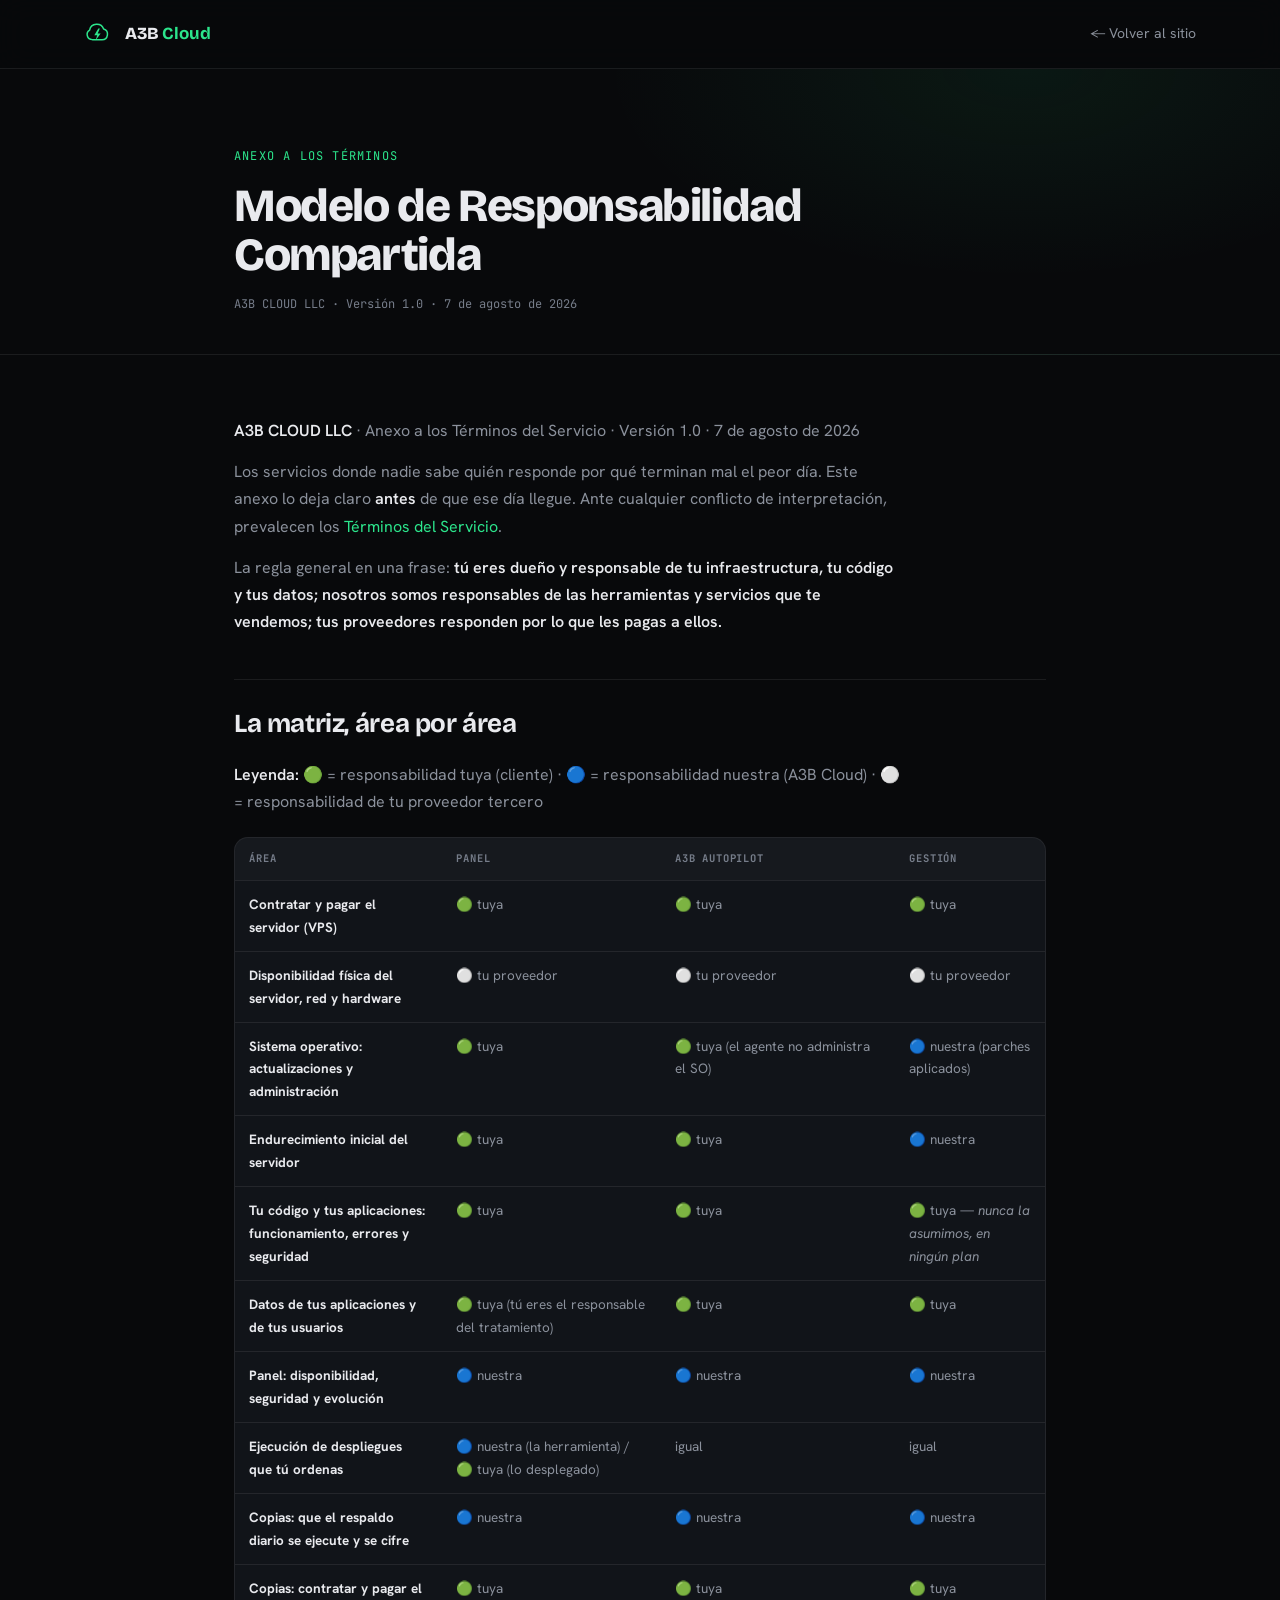
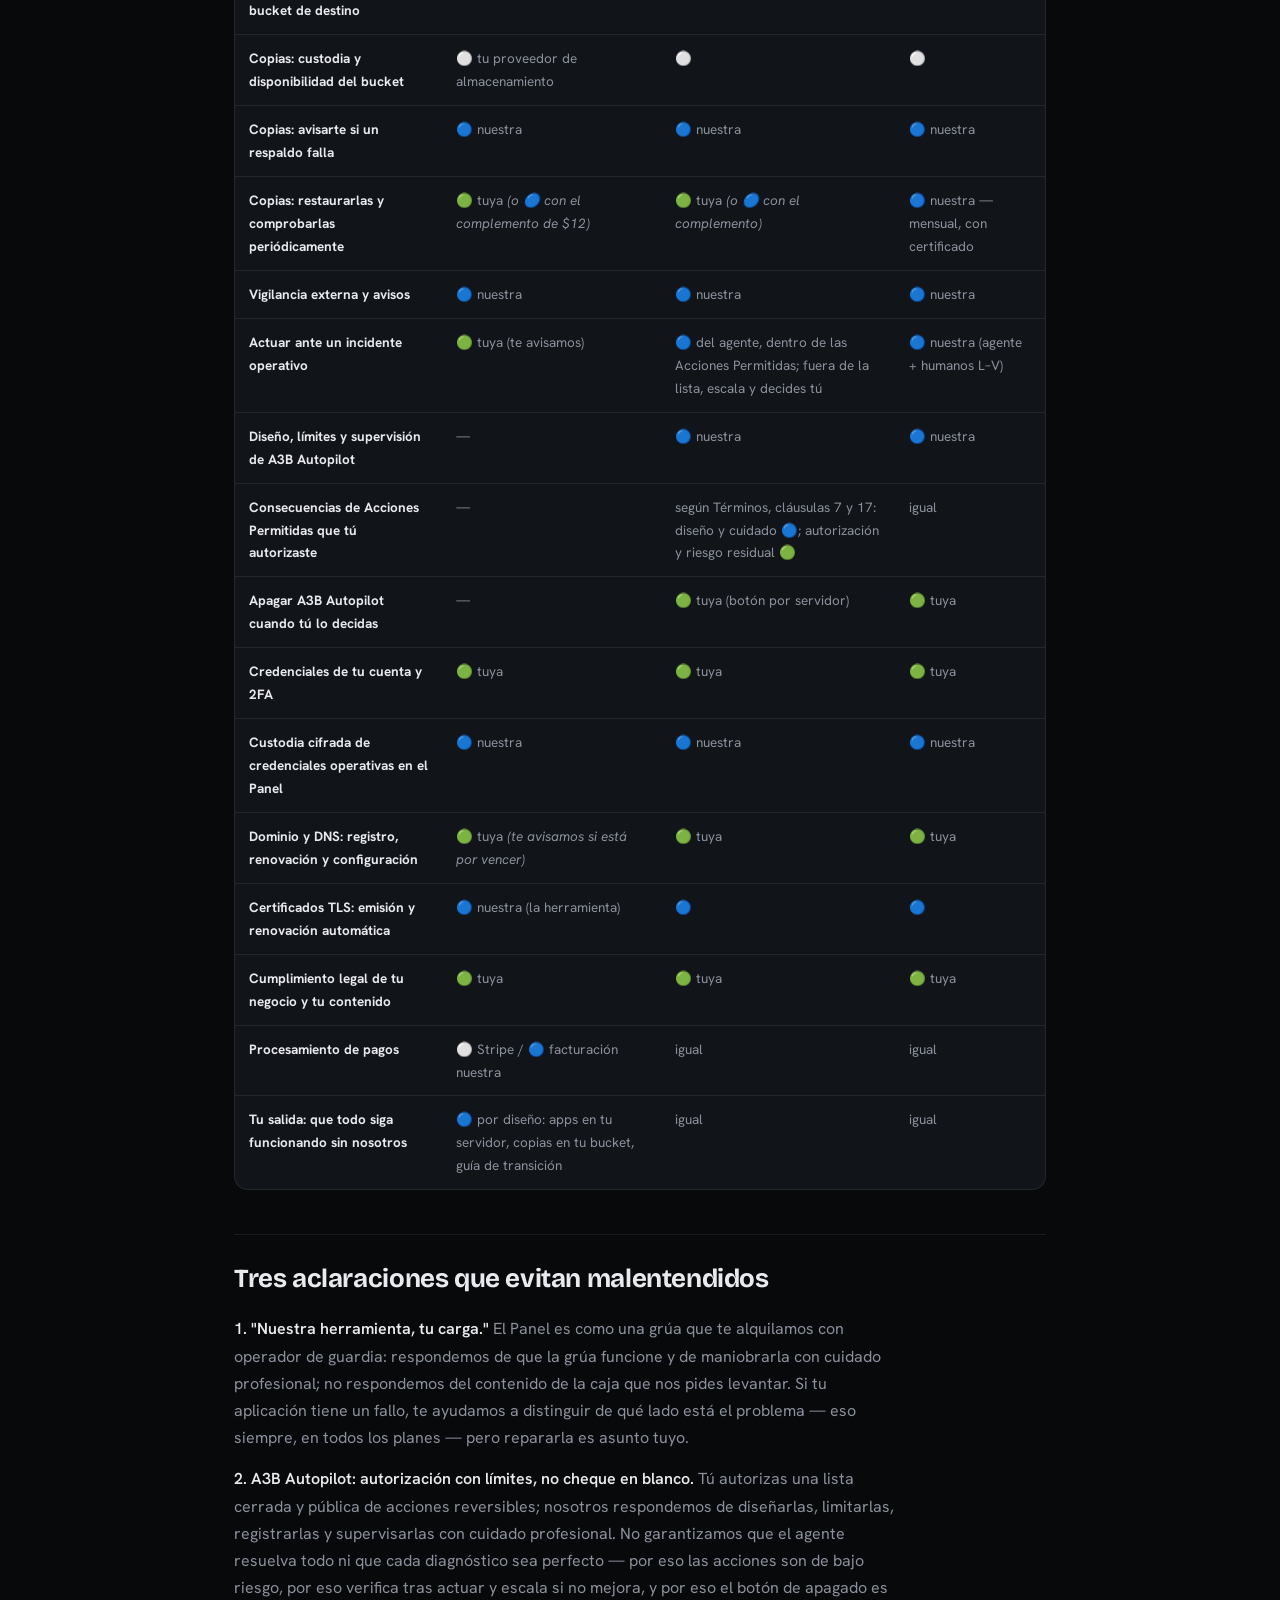
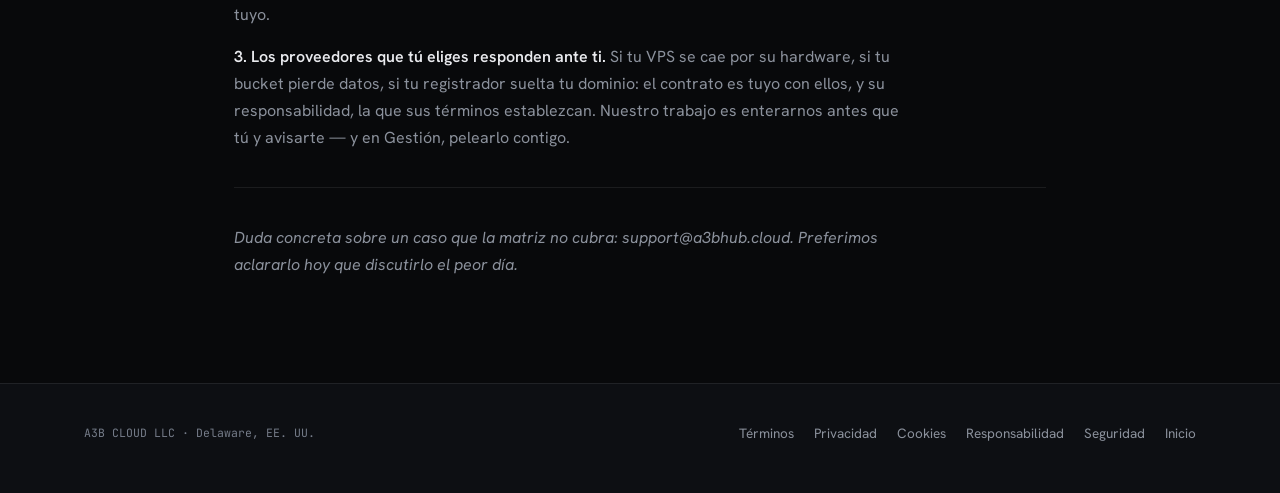
<file: responsabilidad.html>
<!DOCTYPE html>
<html lang="es">
<head>
<meta charset="UTF-8">
<meta name="viewport" content="width=device-width, initial-scale=1">
<title>Modelo de Responsabilidad Compartida — A3B Cloud</title>
<meta name="description" content="Quién responde por qué en A3B Cloud: cliente, plataforma y proveedores, área por área y plan por plan.">
<meta name="theme-color" content="#0D1211">
<meta name="robots" content="index,follow">
<link rel="icon" type="image/svg+xml" href="assets/favicon.svg">
<link rel="icon" href="assets/favicon-32.png" sizes="32x32">
<link rel="apple-touch-icon" href="assets/apple-touch-icon-180.png">
<link rel="manifest" href="assets/site.webmanifest">
<link rel="preconnect" href="https://fonts.googleapis.com">
<link rel="preconnect" href="https://fonts.gstatic.com" crossorigin>
<link href="https://fonts.googleapis.com/css2?family=Bricolage+Grotesque:opsz,wght@12..96,600..800&family=Hanken+Grotesk:wght@400;500;600;700&family=JetBrains+Mono:wght@400;500;700&display=swap" rel="stylesheet">
<style>
:root{--bg:#08090b;--bg-2:#0d0f13;--surface:#111419;--surface-2:#171b22;--text:#e9eaee;--muted:#8b919c;--faint:#767d8a;--signal:#2ce58c;--signal-dim:#1d9c61;--danger:#ff5d5d;--amber:#ffb24d;--border:rgba(255,255,255,.08);--border-2:rgba(255,255,255,.14);--mono:"JetBrains Mono",ui-monospace,monospace;--disp:"Bricolage Grotesque",sans-serif;--body:"Hanken Grotesk",sans-serif}
*{margin:0;padding:0;box-sizing:border-box}
html{scroll-behavior:smooth}
body{background:var(--bg);color:var(--text);font-family:var(--body);font-size:16px;line-height:1.7;-webkit-font-smoothing:antialiased}
::selection{background:var(--signal);color:#04130b}
a{color:var(--signal);text-decoration:none}
a:hover{text-decoration:underline}
:focus-visible{outline:2px solid var(--signal);outline-offset:3px;border-radius:6px}
.wrap{max-width:860px;margin:0 auto;padding:0 24px}
header{position:sticky;top:0;z-index:50;backdrop-filter:blur(14px);background:rgba(8,9,11,.6);border-bottom:1px solid var(--border)}
.nav{display:flex;align-items:center;justify-content:space-between;height:68px;max-width:1160px;margin:0 auto;padding:0 24px}
.brand{display:flex;align-items:center;gap:11px;font-family:var(--disp);font-weight:800;font-size:17px;color:var(--text);letter-spacing:-.01em}
.brand:hover{text-decoration:none}
.brand img{width:30px;height:30px;display:block}
.brand span b{color:var(--signal)}
.nav-back{font-size:14px;color:var(--muted)}
.nav-back:hover{color:var(--text);text-decoration:none}
.doc-hero{padding:72px 0 40px;border-bottom:1px solid var(--border);background:radial-gradient(600px 300px at 80% 0%,rgba(44,229,140,.07),transparent 70%)}
.kicker{font-family:var(--mono);font-size:12px;letter-spacing:.1em;text-transform:uppercase;color:var(--signal)}
.doc-hero h1{font-family:var(--disp);font-weight:800;font-size:clamp(30px,5vw,46px);letter-spacing:-.03em;line-height:1.06;margin-top:14px}
.doc-meta{font-family:var(--mono);font-size:12px;color:var(--faint);margin-top:14px}
main{padding:48px 0 90px}
main h2{font-family:var(--disp);font-weight:700;font-size:clamp(20px,2.6vw,26px);letter-spacing:-.015em;margin:44px 0 14px;padding-top:22px;border-top:1px solid var(--border)}
main h2:first-child{border-top:none;margin-top:0;padding-top:0}
main h1{display:none}
main p{color:var(--muted);margin:14px 0;max-width:74ch}
main p strong,main li strong{color:var(--text);font-weight:600}
main ul,main ol{margin:14px 0 14px 22px;color:var(--muted);max-width:72ch}
main li{margin:8px 0}
main hr{border:0;border-top:1px solid var(--border);margin:36px 0}
main em{color:var(--muted)}
.table-scroll{overflow-x:auto;border:1px solid var(--border);border-radius:14px;margin:22px 0;background:var(--surface)}
main table{width:100%;border-collapse:collapse;min-width:640px;font-size:13.5px}
main th,main td{padding:12px 14px;text-align:left;border-bottom:1px solid var(--border);vertical-align:top;color:var(--muted)}
main th{font-family:var(--mono);font-size:10.5px;letter-spacing:.08em;text-transform:uppercase;color:var(--faint);background:rgba(255,255,255,.02);white-space:nowrap}
main td:first-child{color:var(--text)}
main tr:last-child td{border-bottom:none}
main code{font-family:var(--mono);font-size:.86em;background:var(--surface-2);border:1px solid var(--border);border-radius:6px;padding:1px 6px;color:var(--text)}
.tldr{border:1px solid rgba(44,229,140,.25);background:linear-gradient(180deg,rgba(44,229,140,.07),rgba(44,229,140,.015));border-radius:14px;padding:18px 22px;margin:10px 0 6px}
.tldr p{margin:0;color:var(--muted)}
footer{border-top:1px solid var(--border);padding:38px 0 48px;background:var(--bg-2)}
.foot{max-width:1160px;margin:0 auto;padding:0 24px;display:flex;justify-content:space-between;gap:20px;flex-wrap:wrap;align-items:center}
.foot-links{display:flex;gap:20px;flex-wrap:wrap}
.foot-links a{color:var(--muted);font-size:13.5px}
.foot-links a:hover{color:var(--text);text-decoration:none}
.foot-sub{font-family:var(--mono);font-size:11.5px;color:var(--faint)}
@media(max-width:640px){.doc-hero{padding:52px 0 32px} main{padding:36px 0 70px}}
</style>
</head>
<body>
<header>
  <div class="nav">
    <a class="brand" href="index.html"><img src="assets/icono-oscuro.svg" alt=""><span>A3B<b>&nbsp;Cloud</b></span></a>
    <a class="nav-back" href="index.html">← Volver al sitio</a>
  </div>
</header>
<section class="doc-hero">
  <div class="wrap">
    <span class="kicker">Anexo a los términos</span>
    <h1>Modelo de Responsabilidad Compartida</h1>
    <p class="doc-meta">A3B CLOUD LLC · Versión 1.0 · 7 de agosto de 2026</p>
  </div>
</section>
<main>
  <div class="wrap">
<h1>Modelo de Responsabilidad Compartida</h1>
<p><strong>A3B CLOUD LLC</strong> · Anexo a los Términos del Servicio · Versión 1.0 · 7 de agosto de 2026</p>
<p>Los servicios donde nadie sabe quién responde por qué terminan mal el peor día. Este anexo lo deja claro <strong>antes</strong> de que ese día llegue. Ante cualquier conflicto de interpretación, prevalecen los <a href="https://a3bhub.cloud/terminos.html">Términos del Servicio</a>.</p>
<p>La regla general en una frase: <strong>tú eres dueño y responsable de tu infraestructura, tu código y tus datos; nosotros somos responsables de las herramientas y servicios que te vendemos; tus proveedores responden por lo que les pagas a ellos.</strong></p>
<h2>La matriz, área por área</h2>
<p><strong>Leyenda:</strong> 🟢 = responsabilidad tuya (cliente) · 🔵 = responsabilidad nuestra (A3B Cloud) · ⚪ = responsabilidad de tu proveedor tercero</p>
<div class="table-scroll"><table>
<thead>
<tr>
<th>Área</th>
<th>Panel</th>
<th>A3B Autopilot</th>
<th>Gestión</th>
</tr>
</thead>
<tbody>
<tr>
<td><strong>Contratar y pagar el servidor (VPS)</strong></td>
<td>🟢 tuya</td>
<td>🟢 tuya</td>
<td>🟢 tuya</td>
</tr>
<tr>
<td><strong>Disponibilidad física del servidor, red y hardware</strong></td>
<td>⚪ tu proveedor</td>
<td>⚪ tu proveedor</td>
<td>⚪ tu proveedor</td>
</tr>
<tr>
<td><strong>Sistema operativo: actualizaciones y administración</strong></td>
<td>🟢 tuya</td>
<td>🟢 tuya (el agente no administra el SO)</td>
<td>🔵 nuestra (parches aplicados)</td>
</tr>
<tr>
<td><strong>Endurecimiento inicial del servidor</strong></td>
<td>🟢 tuya</td>
<td>🟢 tuya</td>
<td>🔵 nuestra</td>
</tr>
<tr>
<td><strong>Tu código y tus aplicaciones: funcionamiento, errores y seguridad</strong></td>
<td>🟢 tuya</td>
<td>🟢 tuya</td>
<td>🟢 tuya — <em>nunca la asumimos, en ningún plan</em></td>
</tr>
<tr>
<td><strong>Datos de tus aplicaciones y de tus usuarios</strong></td>
<td>🟢 tuya (tú eres el responsable del tratamiento)</td>
<td>🟢 tuya</td>
<td>🟢 tuya</td>
</tr>
<tr>
<td><strong>Panel: disponibilidad, seguridad y evolución</strong></td>
<td>🔵 nuestra</td>
<td>🔵 nuestra</td>
<td>🔵 nuestra</td>
</tr>
<tr>
<td><strong>Ejecución de despliegues que tú ordenas</strong></td>
<td>🔵 nuestra (la herramienta) / 🟢 tuya (lo desplegado)</td>
<td>igual</td>
<td>igual</td>
</tr>
<tr>
<td><strong>Copias: que el respaldo diario se ejecute y se cifre</strong></td>
<td>🔵 nuestra</td>
<td>🔵 nuestra</td>
<td>🔵 nuestra</td>
</tr>
<tr>
<td><strong>Copias: contratar y pagar el bucket de destino</strong></td>
<td>🟢 tuya</td>
<td>🟢 tuya</td>
<td>🟢 tuya</td>
</tr>
<tr>
<td><strong>Copias: custodia y disponibilidad del bucket</strong></td>
<td>⚪ tu proveedor de almacenamiento</td>
<td>⚪</td>
<td>⚪</td>
</tr>
<tr>
<td><strong>Copias: avisarte si un respaldo falla</strong></td>
<td>🔵 nuestra</td>
<td>🔵 nuestra</td>
<td>🔵 nuestra</td>
</tr>
<tr>
<td><strong>Copias: restaurarlas y comprobarlas periódicamente</strong></td>
<td>🟢 tuya <em>(o 🔵 con el complemento de $12)</em></td>
<td>🟢 tuya <em>(o 🔵 con el complemento)</em></td>
<td>🔵 nuestra — mensual, con certificado</td>
</tr>
<tr>
<td><strong>Vigilancia externa y avisos</strong></td>
<td>🔵 nuestra</td>
<td>🔵 nuestra</td>
<td>🔵 nuestra</td>
</tr>
<tr>
<td><strong>Actuar ante un incidente operativo</strong></td>
<td>🟢 tuya (te avisamos)</td>
<td>🔵 del agente, dentro de las Acciones Permitidas; fuera de la lista, escala y decides tú</td>
<td>🔵 nuestra (agente + humanos L–V)</td>
</tr>
<tr>
<td><strong>Diseño, límites y supervisión de A3B Autopilot</strong></td>
<td>—</td>
<td>🔵 nuestra</td>
<td>🔵 nuestra</td>
</tr>
<tr>
<td><strong>Consecuencias de Acciones Permitidas que tú autorizaste</strong></td>
<td>—</td>
<td>según Términos, cláusulas 7 y 17: diseño y cuidado 🔵; autorización y riesgo residual 🟢</td>
<td>igual</td>
</tr>
<tr>
<td><strong>Apagar A3B Autopilot cuando tú lo decidas</strong></td>
<td>—</td>
<td>🟢 tuya (botón por servidor)</td>
<td>🟢 tuya</td>
</tr>
<tr>
<td><strong>Credenciales de tu cuenta y 2FA</strong></td>
<td>🟢 tuya</td>
<td>🟢 tuya</td>
<td>🟢 tuya</td>
</tr>
<tr>
<td><strong>Custodia cifrada de credenciales operativas en el Panel</strong></td>
<td>🔵 nuestra</td>
<td>🔵 nuestra</td>
<td>🔵 nuestra</td>
</tr>
<tr>
<td><strong>Dominio y DNS: registro, renovación y configuración</strong></td>
<td>🟢 tuya <em>(te avisamos si está por vencer)</em></td>
<td>🟢 tuya</td>
<td>🟢 tuya</td>
</tr>
<tr>
<td><strong>Certificados TLS: emisión y renovación automática</strong></td>
<td>🔵 nuestra (la herramienta)</td>
<td>🔵</td>
<td>🔵</td>
</tr>
<tr>
<td><strong>Cumplimiento legal de tu negocio y tu contenido</strong></td>
<td>🟢 tuya</td>
<td>🟢 tuya</td>
<td>🟢 tuya</td>
</tr>
<tr>
<td><strong>Procesamiento de pagos</strong></td>
<td>⚪ Stripe / 🔵 facturación nuestra</td>
<td>igual</td>
<td>igual</td>
</tr>
<tr>
<td><strong>Tu salida: que todo siga funcionando sin nosotros</strong></td>
<td>🔵 por diseño: apps en tu servidor, copias en tu bucket, guía de transición</td>
<td>igual</td>
<td>igual</td>
</tr>
</tbody>
</table></div>
<h2>Tres aclaraciones que evitan malentendidos</h2>
<p><strong>1. "Nuestra herramienta, tu carga."</strong> El Panel es como una grúa que te alquilamos con operador de guardia: respondemos de que la grúa funcione y de maniobrarla con cuidado profesional; no respondemos del contenido de la caja que nos pides levantar. Si tu aplicación tiene un fallo, te ayudamos a distinguir de qué lado está el problema — eso siempre, en todos los planes — pero repararla es asunto tuyo.</p>
<p><strong>2. A3B Autopilot: autorización con límites, no cheque en blanco.</strong> Tú autorizas una lista cerrada y pública de acciones reversibles; nosotros respondemos de diseñarlas, limitarlas, registrarlas y supervisarlas con cuidado profesional. No garantizamos que el agente resuelva todo ni que cada diagnóstico sea perfecto — por eso las acciones son de bajo riesgo, por eso verifica tras actuar y escala si no mejora, y por eso el botón de apagado es tuyo.</p>
<p><strong>3. Los proveedores que tú eliges responden ante ti.</strong> Si tu VPS se cae por su hardware, si tu bucket pierde datos, si tu registrador suelta tu dominio: el contrato es tuyo con ellos, y su responsabilidad, la que sus términos establezcan. Nuestro trabajo es enterarnos antes que tú y avisarte — y en Gestión, pelearlo contigo.</p>
<hr />
<p><em>Duda concreta sobre un caso que la matriz no cubra: support@a3bhub.cloud. Preferimos aclararlo hoy que discutirlo el peor día.</em></p>
  </div>
</main>
<footer>
  <div class="foot">
    <span class="foot-sub">A3B CLOUD LLC · Delaware, EE. UU.</span>
    <nav class="foot-links">
      <a href="terminos.html">Términos</a>
      <a href="privacidad.html">Privacidad</a>
      <a href="cookies.html">Cookies</a>
      <a href="responsabilidad.html">Responsabilidad</a>
      <a href="seguridad.html">Seguridad</a>
      <a href="index.html">Inicio</a>
    </nav>
  </div>
</footer>
</body>
</html>
</file>
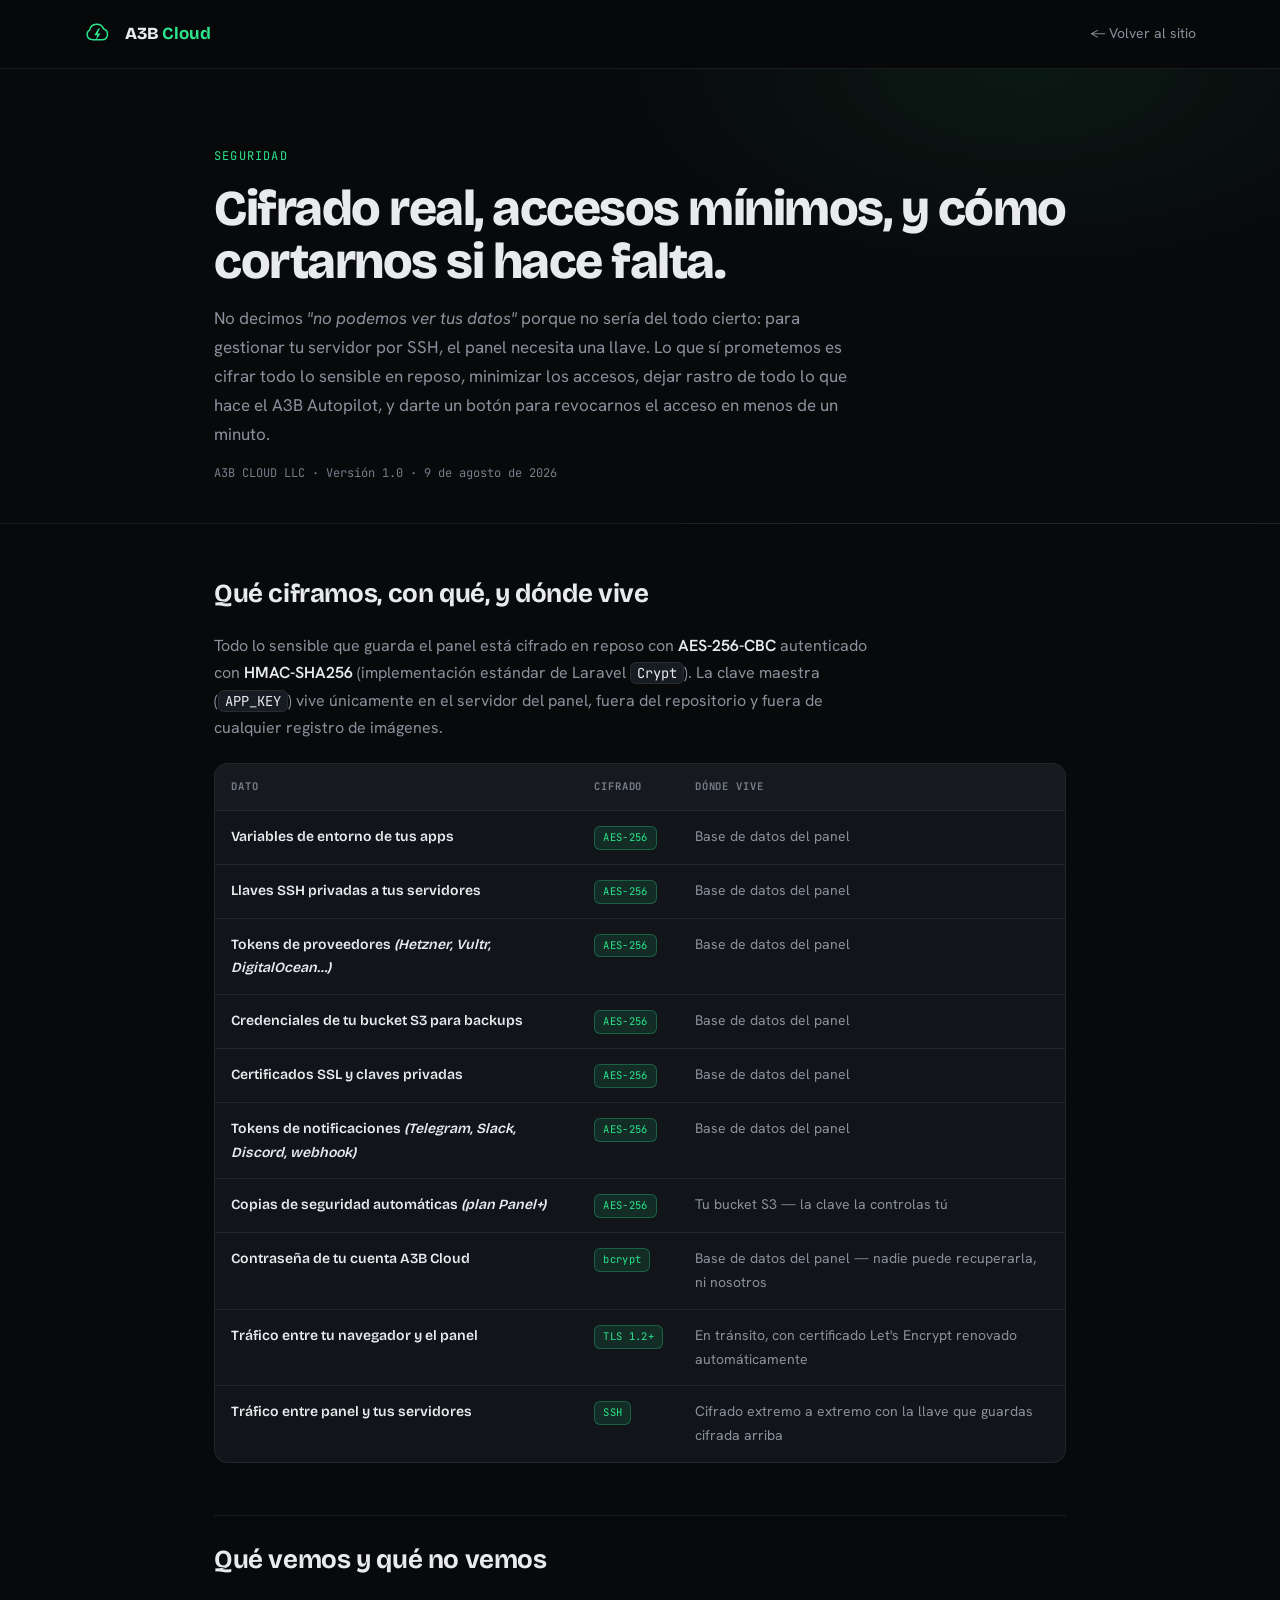
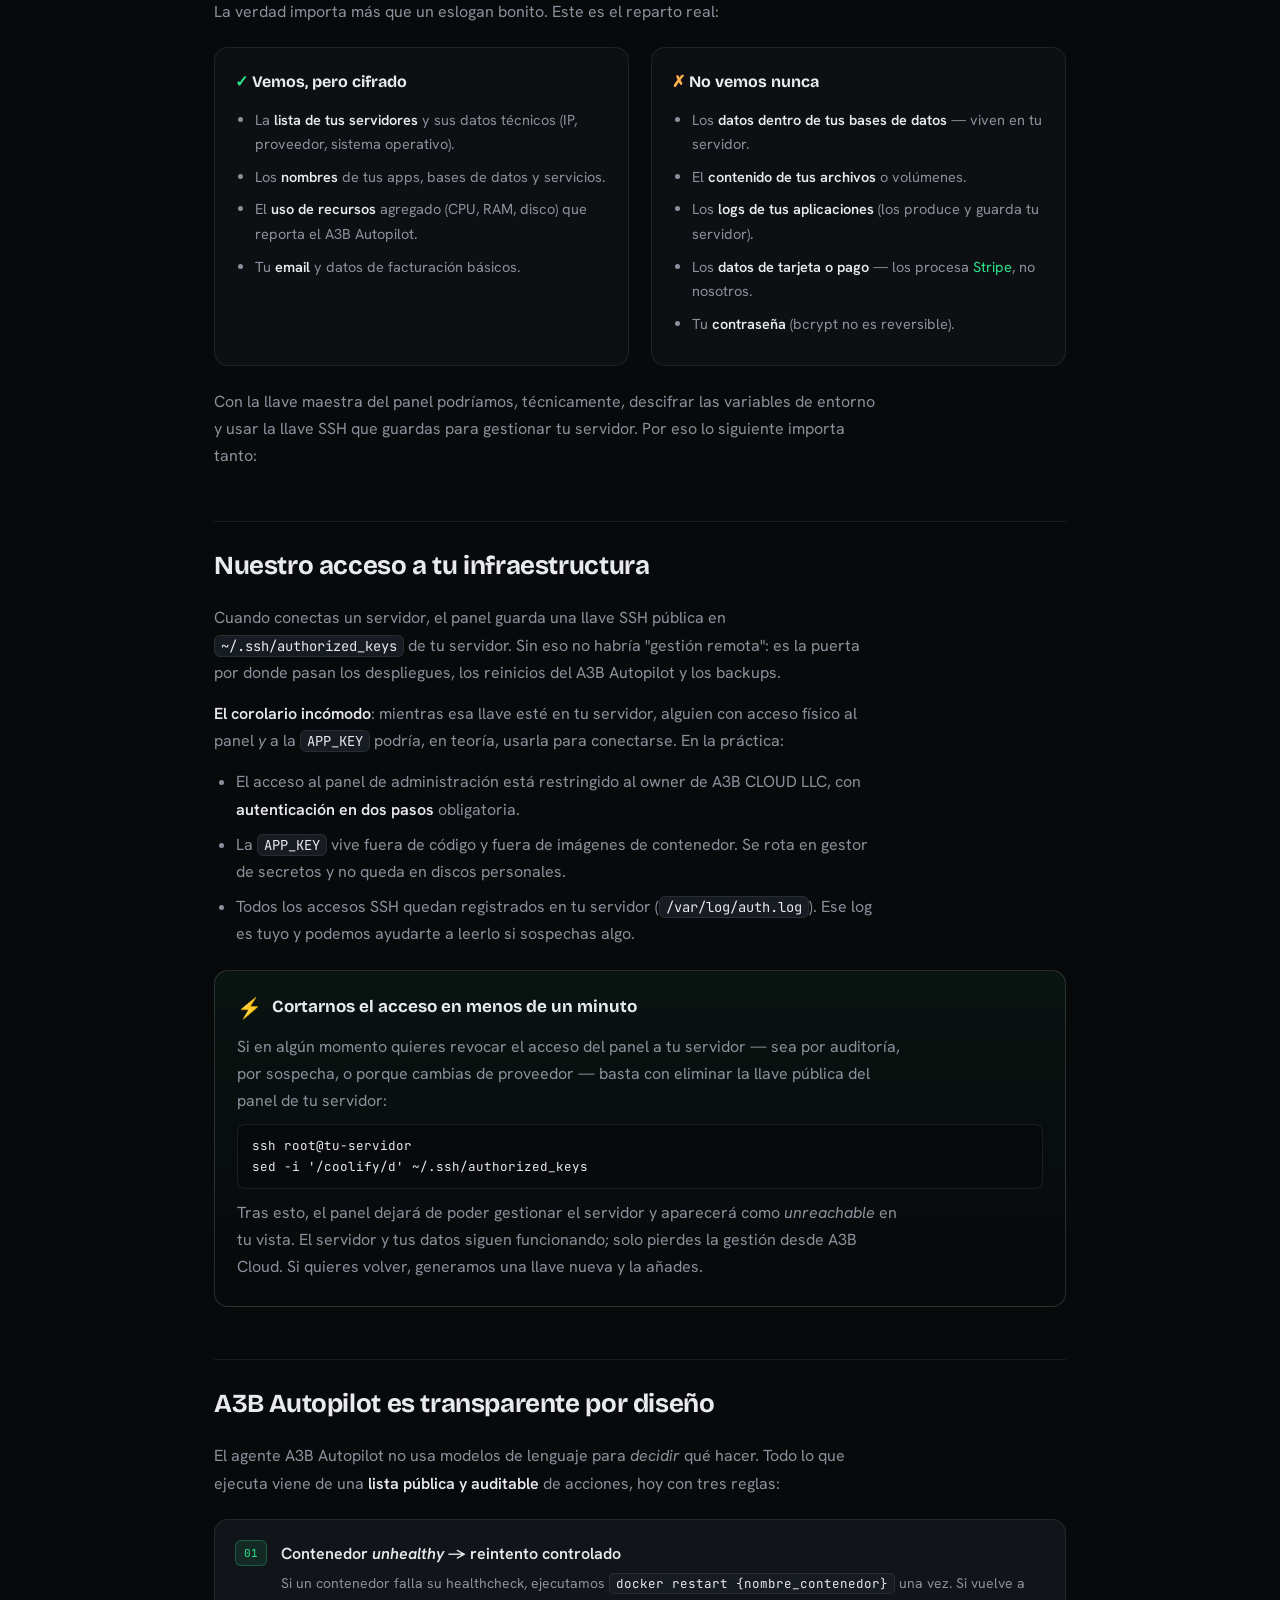
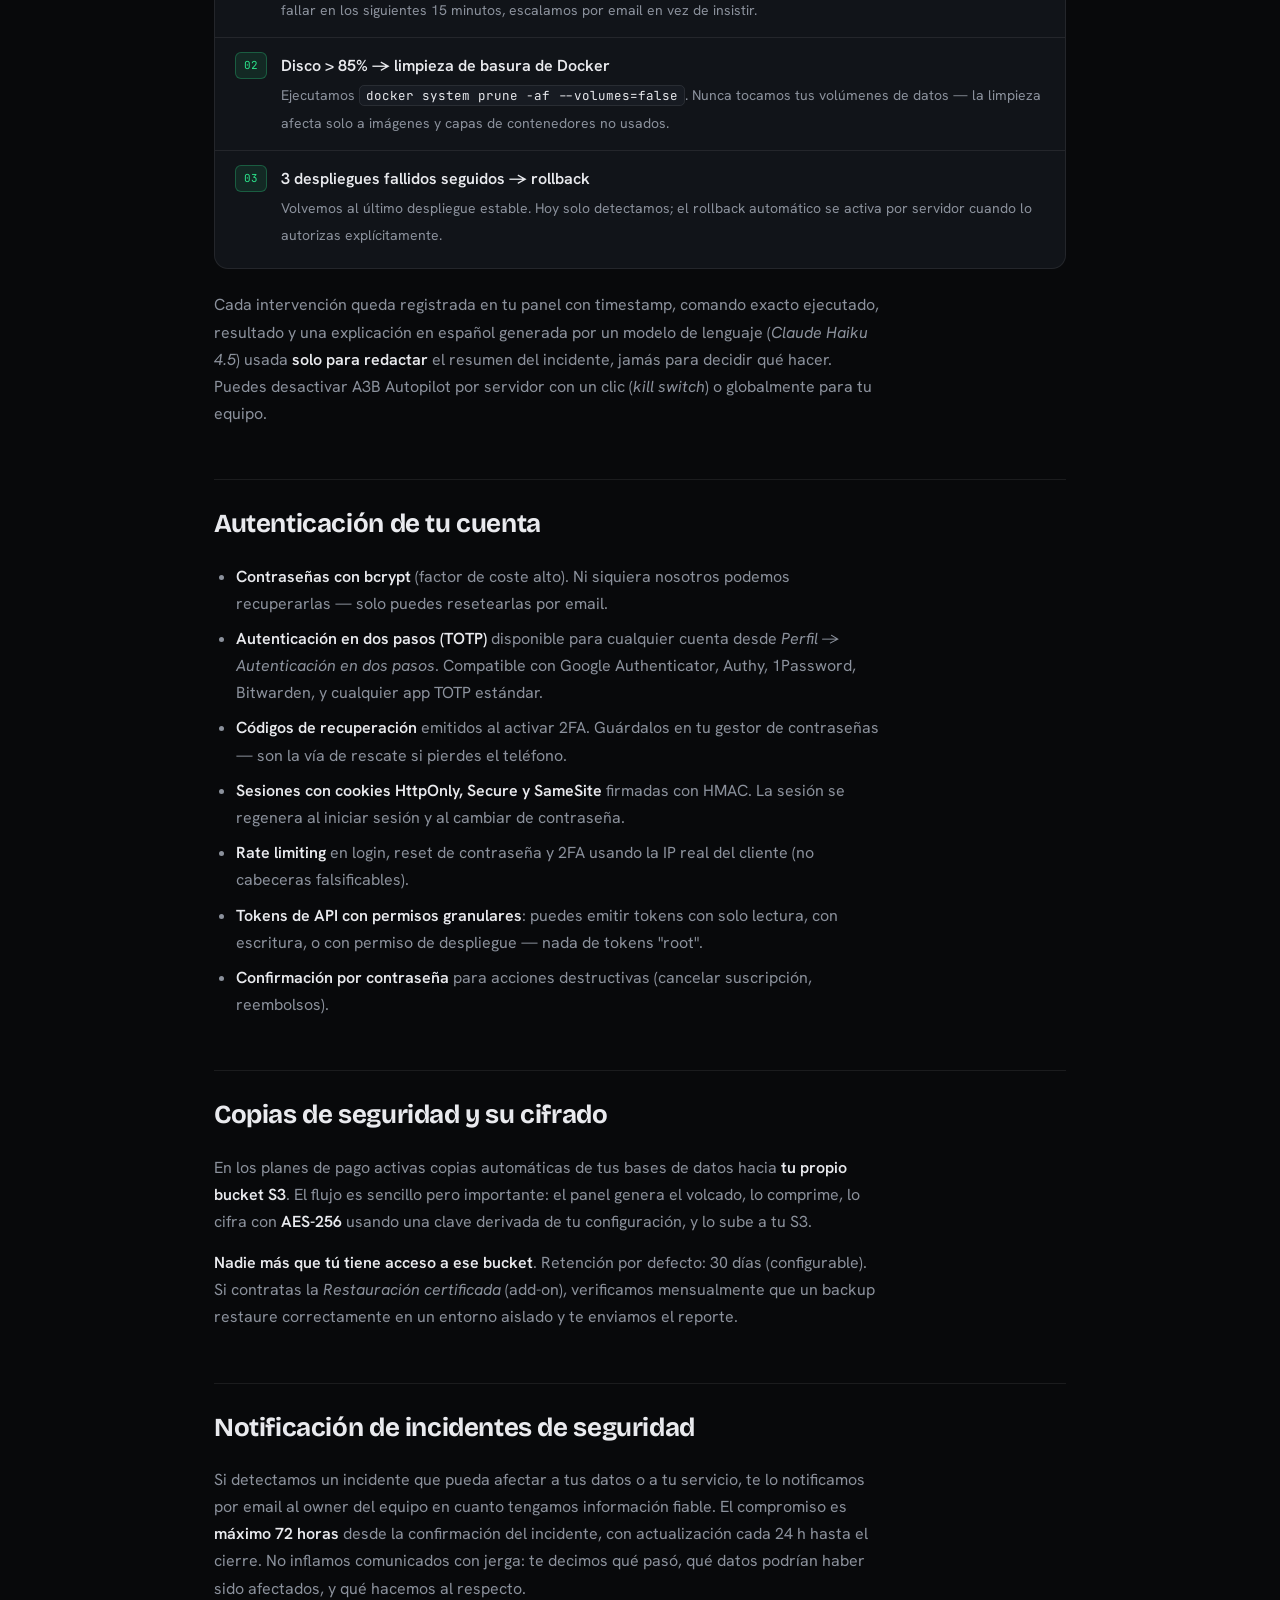
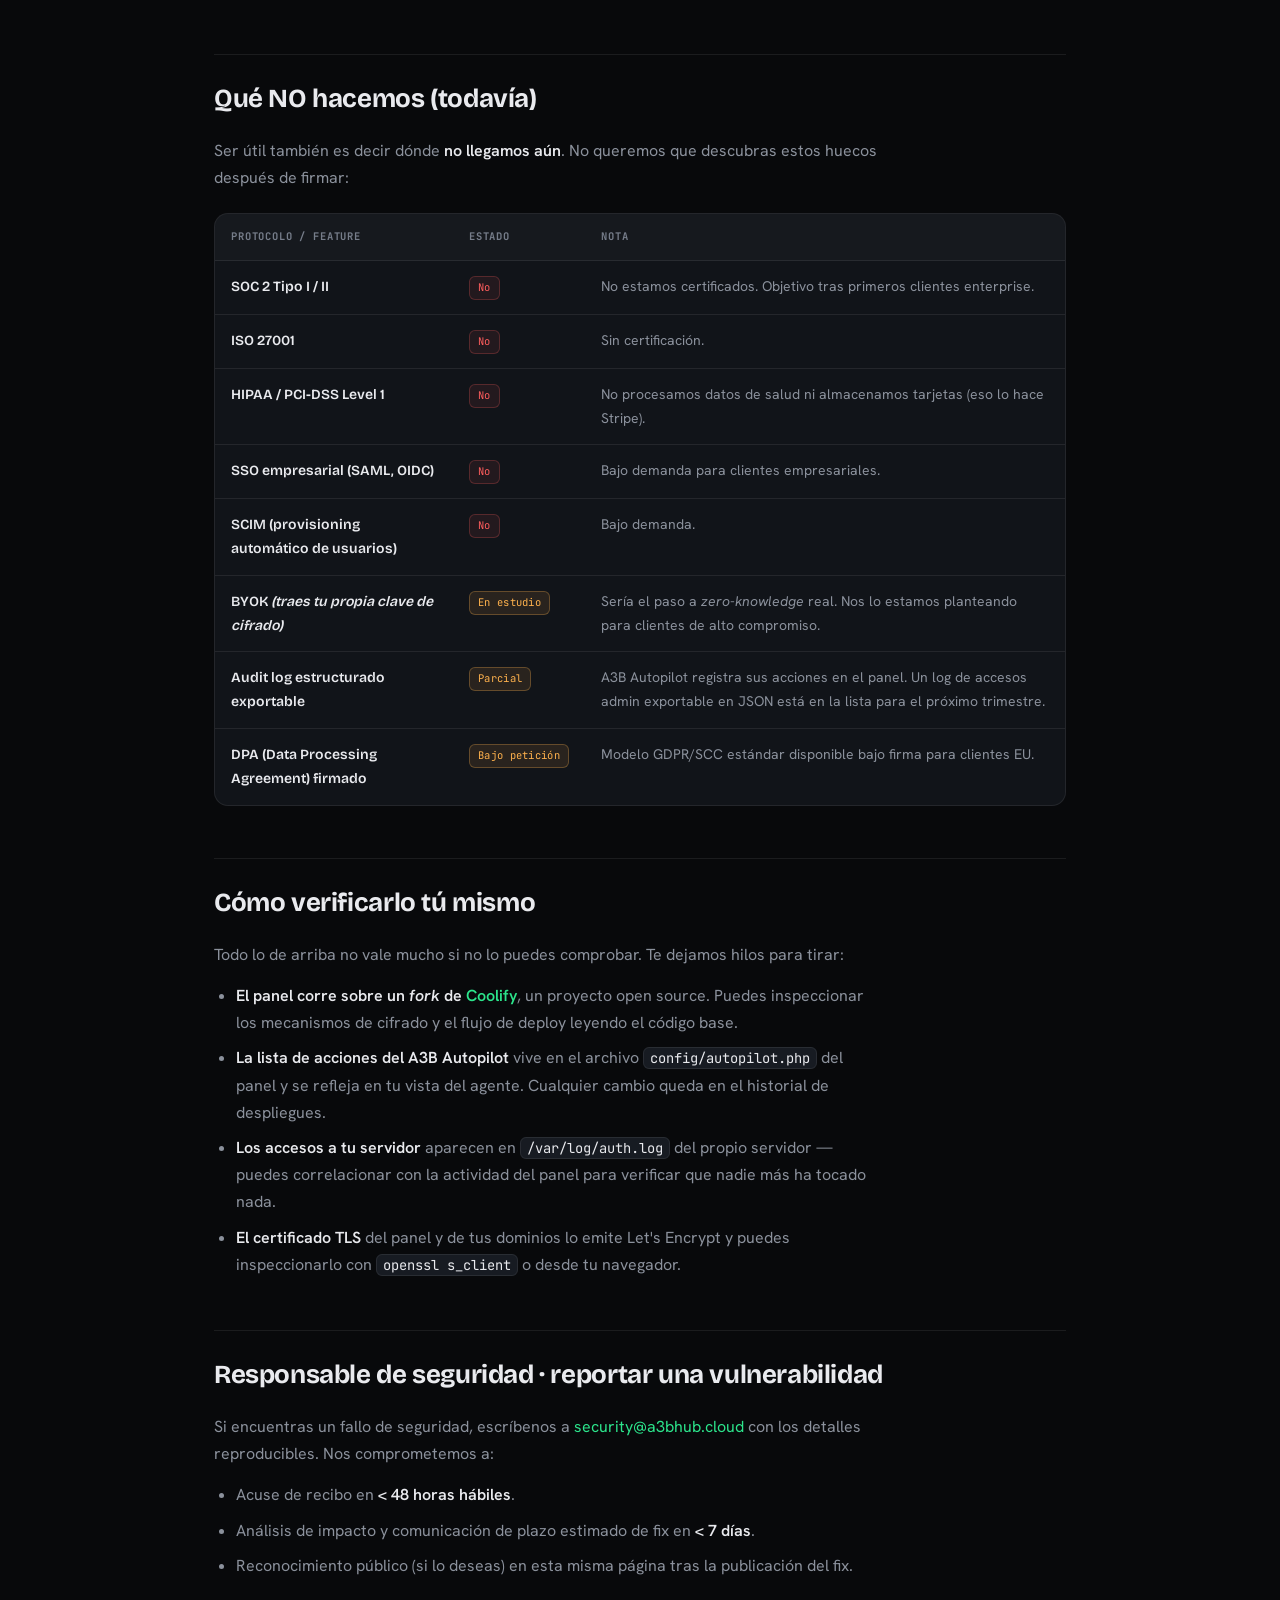
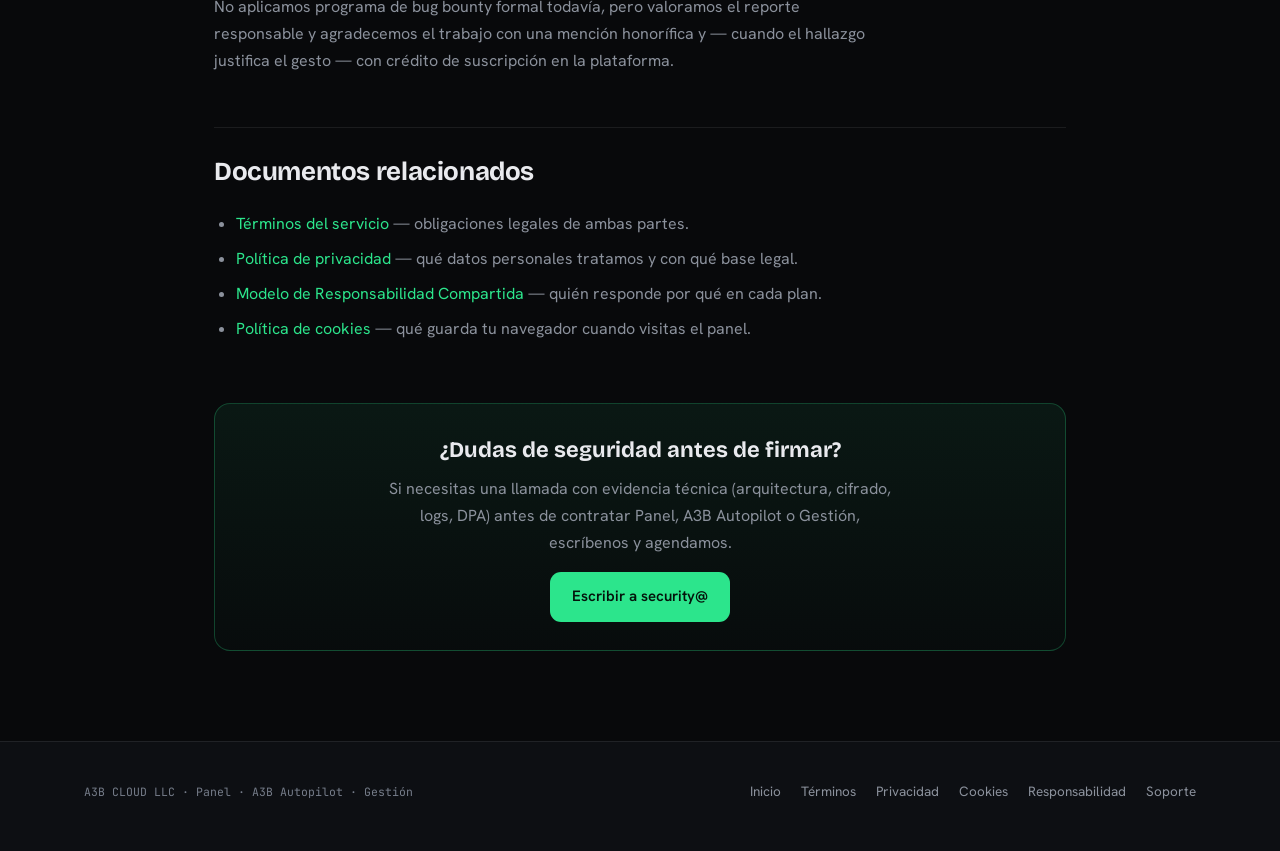
<file: seguridad.html>
<!DOCTYPE html>
<html lang="es">
<head>
<meta charset="UTF-8">
<meta name="viewport" content="width=device-width, initial-scale=1">
<title>Seguridad — A3B Cloud</title>
<meta name="description" content="Cómo A3B Cloud cifra tus datos, qué accesos necesita, cómo cortarlos en cualquier momento, y qué protocolos aplicamos hoy. Sin claims de compliance que no podamos respaldar.">
<meta name="theme-color" content="#0D1211">
<meta name="robots" content="index,follow">
<link rel="icon" type="image/svg+xml" href="assets/favicon.svg">
<link rel="icon" href="assets/favicon-32.png" sizes="32x32">
<link rel="apple-touch-icon" href="assets/apple-touch-icon-180.png">
<link rel="manifest" href="assets/site.webmanifest">
<link rel="preconnect" href="https://fonts.googleapis.com">
<link rel="preconnect" href="https://fonts.gstatic.com" crossorigin>
<link href="https://fonts.googleapis.com/css2?family=Bricolage+Grotesque:opsz,wght@12..96,600..800&family=Hanken+Grotesk:wght@400;500;600;700&family=JetBrains+Mono:wght@400;500;700&display=swap" rel="stylesheet">
<style>
:root{--bg:#08090b;--bg-2:#0d0f13;--surface:#111419;--surface-2:#171b22;--text:#e9eaee;--muted:#8b919c;--faint:#767d8a;--signal:#2ce58c;--signal-dim:#1d9c61;--danger:#ff5d5d;--amber:#ffb24d;--border:rgba(255,255,255,.08);--border-2:rgba(255,255,255,.14);--mono:"JetBrains Mono",ui-monospace,monospace;--disp:"Bricolage Grotesque",sans-serif;--body:"Hanken Grotesk",sans-serif}
*{margin:0;padding:0;box-sizing:border-box}
html{scroll-behavior:smooth}
body{background:var(--bg);color:var(--text);font-family:var(--body);font-size:16px;line-height:1.7;-webkit-font-smoothing:antialiased}
::selection{background:var(--signal);color:#04130b}
a{color:var(--signal);text-decoration:none}
a:hover{text-decoration:underline}
:focus-visible{outline:2px solid var(--signal);outline-offset:3px;border-radius:6px}
.wrap{max-width:900px;margin:0 auto;padding:0 24px}
header{position:sticky;top:0;z-index:50;backdrop-filter:blur(14px);background:rgba(8,9,11,.6);border-bottom:1px solid var(--border)}
.nav{display:flex;align-items:center;justify-content:space-between;height:68px;max-width:1160px;margin:0 auto;padding:0 24px}
.brand{display:flex;align-items:center;gap:11px;font-family:var(--disp);font-weight:800;font-size:17px;color:var(--text);letter-spacing:-.01em}
.brand:hover{text-decoration:none}
.brand img{width:30px;height:30px;display:block}
.brand span b{color:var(--signal)}
.nav-back{font-size:14px;color:var(--muted)}
.nav-back:hover{color:var(--text);text-decoration:none}
.doc-hero{padding:72px 0 40px;border-bottom:1px solid var(--border);background:radial-gradient(600px 300px at 80% 0%,rgba(44,229,140,.07),transparent 70%)}
.kicker{font-family:var(--mono);font-size:12px;letter-spacing:.1em;text-transform:uppercase;color:var(--signal)}
.doc-hero h1{font-family:var(--disp);font-weight:800;font-size:clamp(32px,5vw,50px);letter-spacing:-.03em;line-height:1.06;margin-top:14px}
.doc-hero .lead{color:var(--muted);font-size:clamp(15px,1.8vw,17px);margin-top:16px;max-width:64ch}
.doc-meta{font-family:var(--mono);font-size:12px;color:var(--faint);margin-top:14px}
main{padding:48px 0 90px}
main h2{font-family:var(--disp);font-weight:700;font-size:clamp(20px,2.6vw,26px);letter-spacing:-.015em;margin:52px 0 16px;padding-top:22px;border-top:1px solid var(--border)}
main h2:first-child{border-top:none;margin-top:0;padding-top:0}
main p{color:var(--muted);margin:14px 0;max-width:74ch}
main p strong,main li strong,main td strong{color:var(--text);font-weight:600}
main ul,main ol{margin:14px 0 14px 22px;color:var(--muted);max-width:72ch}
main li{margin:8px 0}
main code{font-family:var(--mono);font-size:.86em;background:var(--surface-2);border:1px solid var(--border);border-radius:6px;padding:1px 6px;color:var(--text)}

/* Tabla de cifrado/protocolo */
.tech-table{overflow-x:auto;border:1px solid var(--border);border-radius:14px;margin:22px 0;background:var(--surface)}
.tech-table table{width:100%;border-collapse:collapse;min-width:640px;font-size:14px}
.tech-table th,.tech-table td{padding:14px 16px;text-align:left;border-bottom:1px solid var(--border);vertical-align:top;color:var(--muted)}
.tech-table th{font-family:var(--mono);font-size:10.5px;letter-spacing:.08em;text-transform:uppercase;color:var(--faint);background:rgba(255,255,255,.02);white-space:nowrap}
.tech-table td:first-child{color:var(--text);font-weight:600;font-family:var(--disp)}
.tech-table tr:last-child td{border-bottom:none}
.tech-table code{font-family:var(--mono);font-size:12px;background:var(--surface-2);border:1px solid var(--border);border-radius:5px;padding:1px 6px;color:var(--text)}

/* Badges de estado */
.badge{display:inline-block;padding:2px 8px;border-radius:6px;font-family:var(--mono);font-size:10.5px;letter-spacing:.03em;border:1px solid transparent;white-space:nowrap}
.badge.ok{background:rgba(44,229,140,.12);color:var(--signal);border-color:rgba(44,229,140,.28)}
.badge.wip{background:rgba(255,178,77,.10);color:var(--amber);border-color:rgba(255,178,77,.28)}
.badge.no{background:rgba(255,93,93,.08);color:var(--danger);border-color:rgba(255,93,93,.24)}

/* Dos columnas — sí hacemos / no todavía */
.two-col{display:grid;grid-template-columns:1fr 1fr;gap:22px;margin:22px 0}
@media(max-width:760px){.two-col{grid-template-columns:1fr}}
.two-col .col{border:1px solid var(--border);border-radius:14px;padding:20px;background:var(--bg-2)}
.two-col .col h3{font-family:var(--disp);font-weight:700;font-size:16px;color:var(--text);margin-bottom:12px}
.two-col .col.yes h3::before{content:"✓  ";color:var(--signal);font-weight:700}
.two-col .col.no h3::before{content:"✗  ";color:var(--amber);font-weight:700}
.two-col ul{margin:0;padding-left:20px}
.two-col li{color:var(--muted);font-size:14.5px;margin:8px 0}
.two-col li strong{color:var(--text)}

/* Callout destacado (kill switch, rotación key) */
.callout{border:1px solid var(--border-2);background:linear-gradient(180deg,rgba(44,229,140,.05),transparent);border-radius:14px;padding:20px 22px;margin:22px 0}
.callout h3{font-family:var(--disp);font-weight:700;font-size:17px;color:var(--text);margin-bottom:8px;display:flex;align-items:center;gap:10px}
.callout h3::before{content:"⚡";color:var(--signal);font-size:20px}
.callout p{margin:6px 0;color:var(--muted)}
.callout code{display:block;background:var(--bg);border:1px solid var(--border);border-radius:8px;padding:10px 14px;margin:10px 0;font-family:var(--mono);font-size:12.5px;color:var(--text);overflow-x:auto;white-space:pre}

/* Lista de acciones whitelisted A3B Autopilot */
.whitelist{border:1px solid var(--border);border-radius:14px;background:var(--surface);padding:6px 0;margin:22px 0}
.whitelist-item{padding:14px 20px;border-bottom:1px solid var(--border);display:flex;align-items:flex-start;gap:14px}
.whitelist-item:last-child{border-bottom:none}
.whitelist-item .num{font-family:var(--mono);font-size:11px;color:var(--signal);background:rgba(44,229,140,.10);border:1px solid rgba(44,229,140,.28);border-radius:6px;padding:3px 8px;flex-shrink:0}
.whitelist-item .body{flex:1}
.whitelist-item .body strong{color:var(--text);font-weight:600;display:block;margin-bottom:2px}
.whitelist-item .body span{color:var(--muted);font-size:14px}
.whitelist-item .body code{font-family:var(--mono);font-size:12.5px;background:var(--surface-2);border:1px solid var(--border);border-radius:5px;padding:1px 6px;color:var(--text)}

/* CTA final */
.cta{margin-top:60px;padding:28px 30px;border:1px solid rgba(44,229,140,.25);background:linear-gradient(180deg,rgba(44,229,140,.07),rgba(44,229,140,.015));border-radius:16px;text-align:center}
.cta h3{font-family:var(--disp);font-weight:700;font-size:22px;color:var(--text);margin-bottom:6px}
.cta p{color:var(--muted);margin:0 auto 16px;max-width:56ch}
.cta a.btn{display:inline-block;font-weight:600;font-size:15px;padding:12px 22px;border-radius:11px;background:var(--signal);color:#04130b}
.cta a.btn:hover{text-decoration:none;transform:translateY(-2px);transition:transform .15s;box-shadow:0 10px 30px -10px var(--signal)}

footer{border-top:1px solid var(--border);padding:38px 0 48px;background:var(--bg-2)}
.foot{max-width:1160px;margin:0 auto;padding:0 24px;display:flex;justify-content:space-between;gap:20px;flex-wrap:wrap;align-items:center}
.foot-links{display:flex;gap:20px;flex-wrap:wrap}
.foot-links a{color:var(--muted);font-size:13.5px}
.foot-links a:hover{color:var(--text);text-decoration:none}
.foot-sub{font-family:var(--mono);font-size:11.5px;color:var(--faint)}
@media(max-width:640px){.doc-hero{padding:52px 0 32px} main{padding:36px 0 70px}}
</style>
</head>
<body>
<header>
  <div class="nav">
    <a class="brand" href="index.html"><img src="assets/icono-oscuro.svg" alt=""><span>A3B<b>&nbsp;Cloud</b></span></a>
    <a class="nav-back" href="index.html">← Volver al sitio</a>
  </div>
</header>

<section class="doc-hero">
  <div class="wrap">
    <span class="kicker">Seguridad</span>
    <h1>Cifrado real, accesos mínimos, y cómo cortarnos si hace falta.</h1>
    <p class="lead">No decimos <em>"no podemos ver tus datos"</em> porque no sería del todo cierto: para gestionar tu servidor por SSH, el panel necesita una llave. Lo que sí prometemos es cifrar todo lo sensible en reposo, minimizar los accesos, dejar rastro de todo lo que hace el A3B Autopilot, y darte un botón para revocarnos el acceso en menos de un minuto.</p>
    <p class="doc-meta">A3B CLOUD LLC · Versión 1.0 · 9 de agosto de 2026</p>
  </div>
</section>

<main>
  <div class="wrap">

    <h2>Qué ciframos, con qué, y dónde vive</h2>
    <p>Todo lo sensible que guarda el panel está cifrado en reposo con <strong>AES-256-CBC</strong> autenticado con <strong>HMAC-SHA256</strong> (implementación estándar de Laravel <code>Crypt</code>). La clave maestra (<code>APP_KEY</code>) vive únicamente en el servidor del panel, fuera del repositorio y fuera de cualquier registro de imágenes.</p>
    <div class="tech-table">
      <table>
        <thead>
          <tr>
            <th>Dato</th>
            <th>Cifrado</th>
            <th>Dónde vive</th>
          </tr>
        </thead>
        <tbody>
          <tr>
            <td>Variables de entorno de tus apps</td>
            <td><span class="badge ok">AES-256</span></td>
            <td>Base de datos del panel</td>
          </tr>
          <tr>
            <td>Llaves SSH privadas a tus servidores</td>
            <td><span class="badge ok">AES-256</span></td>
            <td>Base de datos del panel</td>
          </tr>
          <tr>
            <td>Tokens de proveedores <em>(Hetzner, Vultr, DigitalOcean…)</em></td>
            <td><span class="badge ok">AES-256</span></td>
            <td>Base de datos del panel</td>
          </tr>
          <tr>
            <td>Credenciales de tu bucket S3 para backups</td>
            <td><span class="badge ok">AES-256</span></td>
            <td>Base de datos del panel</td>
          </tr>
          <tr>
            <td>Certificados SSL y claves privadas</td>
            <td><span class="badge ok">AES-256</span></td>
            <td>Base de datos del panel</td>
          </tr>
          <tr>
            <td>Tokens de notificaciones <em>(Telegram, Slack, Discord, webhook)</em></td>
            <td><span class="badge ok">AES-256</span></td>
            <td>Base de datos del panel</td>
          </tr>
          <tr>
            <td>Copias de seguridad automáticas <em>(plan Panel+)</em></td>
            <td><span class="badge ok">AES-256</span></td>
            <td>Tu bucket S3 — la clave la controlas tú</td>
          </tr>
          <tr>
            <td>Contraseña de tu cuenta A3B Cloud</td>
            <td><span class="badge ok">bcrypt</span></td>
            <td>Base de datos del panel — nadie puede recuperarla, ni nosotros</td>
          </tr>
          <tr>
            <td>Tráfico entre tu navegador y el panel</td>
            <td><span class="badge ok">TLS 1.2+</span></td>
            <td>En tránsito, con certificado Let's Encrypt renovado automáticamente</td>
          </tr>
          <tr>
            <td>Tráfico entre panel y tus servidores</td>
            <td><span class="badge ok">SSH</span></td>
            <td>Cifrado extremo a extremo con la llave que guardas cifrada arriba</td>
          </tr>
        </tbody>
      </table>
    </div>

    <h2>Qué vemos y qué no vemos</h2>
    <p>La verdad importa más que un eslogan bonito. Este es el reparto real:</p>
    <div class="two-col">
      <div class="col yes">
        <h3>Vemos, pero cifrado</h3>
        <ul>
          <li>La <strong>lista de tus servidores</strong> y sus datos técnicos (IP, proveedor, sistema operativo).</li>
          <li>Los <strong>nombres</strong> de tus apps, bases de datos y servicios.</li>
          <li>El <strong>uso de recursos</strong> agregado (CPU, RAM, disco) que reporta el A3B Autopilot.</li>
          <li>Tu <strong>email</strong> y datos de facturación básicos.</li>
        </ul>
      </div>
      <div class="col no">
        <h3>No vemos nunca</h3>
        <ul>
          <li>Los <strong>datos dentro de tus bases de datos</strong> — viven en tu servidor.</li>
          <li>El <strong>contenido de tus archivos</strong> o volúmenes.</li>
          <li>Los <strong>logs de tus aplicaciones</strong> (los produce y guarda tu servidor).</li>
          <li>Los <strong>datos de tarjeta o pago</strong> — los procesa <a href="https://stripe.com/es/privacy" target="_blank" rel="noopener">Stripe</a>, no nosotros.</li>
          <li>Tu <strong>contraseña</strong> (bcrypt no es reversible).</li>
        </ul>
      </div>
    </div>
    <p>Con la llave maestra del panel podríamos, técnicamente, descifrar las variables de entorno y usar la llave SSH que guardas para gestionar tu servidor. Por eso lo siguiente importa tanto:</p>

    <h2>Nuestro acceso a tu infraestructura</h2>
    <p>Cuando conectas un servidor, el panel guarda una llave SSH pública en <code>~/.ssh/authorized_keys</code> de tu servidor. Sin eso no habría "gestión remota": es la puerta por donde pasan los despliegues, los reinicios del A3B Autopilot y los backups.</p>
    <p><strong>El corolario incómodo</strong>: mientras esa llave esté en tu servidor, alguien con acceso físico al panel <em>y</em> a la <code>APP_KEY</code> podría, en teoría, usarla para conectarse. En la práctica:</p>
    <ul>
      <li>El acceso al panel de administración está restringido al owner de A3B CLOUD LLC, con <strong>autenticación en dos pasos</strong> obligatoria.</li>
      <li>La <code>APP_KEY</code> vive fuera de código y fuera de imágenes de contenedor. Se rota en gestor de secretos y no queda en discos personales.</li>
      <li>Todos los accesos SSH quedan registrados en tu servidor (<code>/var/log/auth.log</code>). Ese log es tuyo y podemos ayudarte a leerlo si sospechas algo.</li>
    </ul>
    <div class="callout">
      <h3>Cortarnos el acceso en menos de un minuto</h3>
      <p>Si en algún momento quieres revocar el acceso del panel a tu servidor — sea por auditoría, por sospecha, o porque cambias de proveedor — basta con eliminar la llave pública del panel de tu servidor:</p>
      <code>ssh root@tu-servidor
sed -i '/coolify/d' ~/.ssh/authorized_keys</code>
      <p>Tras esto, el panel dejará de poder gestionar el servidor y aparecerá como <em>unreachable</em> en tu vista. El servidor y tus datos siguen funcionando; solo pierdes la gestión desde A3B Cloud. Si quieres volver, generamos una llave nueva y la añades.</p>
    </div>

    <h2>A3B Autopilot es transparente por diseño</h2>
    <p>El agente A3B Autopilot no usa modelos de lenguaje para <em>decidir</em> qué hacer. Todo lo que ejecuta viene de una <strong>lista pública y auditable</strong> de acciones, hoy con tres reglas:</p>
    <div class="whitelist">
      <div class="whitelist-item">
        <span class="num">01</span>
        <div class="body">
          <strong>Contenedor <em>unhealthy</em> → reintento controlado</strong>
          <span>Si un contenedor falla su healthcheck, ejecutamos <code>docker restart {nombre_contenedor}</code> una vez. Si vuelve a fallar en los siguientes 15 minutos, escalamos por email en vez de insistir.</span>
        </div>
      </div>
      <div class="whitelist-item">
        <span class="num">02</span>
        <div class="body">
          <strong>Disco &gt; 85% → limpieza de basura de Docker</strong>
          <span>Ejecutamos <code>docker system prune -af --volumes=false</code>. Nunca tocamos tus volúmenes de datos — la limpieza afecta solo a imágenes y capas de contenedores no usados.</span>
        </div>
      </div>
      <div class="whitelist-item">
        <span class="num">03</span>
        <div class="body">
          <strong>3 despliegues fallidos seguidos → rollback</strong>
          <span>Volvemos al último despliegue estable. Hoy solo detectamos; el rollback automático se activa por servidor cuando lo autorizas explícitamente.</span>
        </div>
      </div>
    </div>
    <p>Cada intervención queda registrada en tu panel con timestamp, comando exacto ejecutado, resultado y una explicación en español generada por un modelo de lenguaje (<em>Claude Haiku 4.5</em>) usada <strong>solo para redactar</strong> el resumen del incidente, jamás para decidir qué hacer. Puedes desactivar A3B Autopilot por servidor con un clic (<em>kill switch</em>) o globalmente para tu equipo.</p>

    <h2>Autenticación de tu cuenta</h2>
    <ul>
      <li><strong>Contraseñas con bcrypt</strong> (factor de coste alto). Ni siquiera nosotros podemos recuperarlas — solo puedes resetearlas por email.</li>
      <li><strong>Autenticación en dos pasos (TOTP)</strong> disponible para cualquier cuenta desde <em>Perfil → Autenticación en dos pasos</em>. Compatible con Google Authenticator, Authy, 1Password, Bitwarden, y cualquier app TOTP estándar.</li>
      <li><strong>Códigos de recuperación</strong> emitidos al activar 2FA. Guárdalos en tu gestor de contraseñas — son la vía de rescate si pierdes el teléfono.</li>
      <li><strong>Sesiones con cookies HttpOnly, Secure y SameSite</strong> firmadas con HMAC. La sesión se regenera al iniciar sesión y al cambiar de contraseña.</li>
      <li><strong>Rate limiting</strong> en login, reset de contraseña y 2FA usando la IP real del cliente (no cabeceras falsificables).</li>
      <li><strong>Tokens de API con permisos granulares</strong>: puedes emitir tokens con solo lectura, con escritura, o con permiso de despliegue — nada de tokens "root".</li>
      <li><strong>Confirmación por contraseña</strong> para acciones destructivas (cancelar suscripción, reembolsos).</li>
    </ul>

    <h2>Copias de seguridad y su cifrado</h2>
    <p>En los planes de pago activas copias automáticas de tus bases de datos hacia <strong>tu propio bucket S3</strong>. El flujo es sencillo pero importante: el panel genera el volcado, lo comprime, lo cifra con <strong>AES-256</strong> usando una clave derivada de tu configuración, y lo sube a tu S3.</p>
    <p><strong>Nadie más que tú tiene acceso a ese bucket</strong>. Retención por defecto: 30 días (configurable). Si contratas la <em>Restauración certificada</em> (add-on), verificamos mensualmente que un backup restaure correctamente en un entorno aislado y te enviamos el reporte.</p>

    <h2>Notificación de incidentes de seguridad</h2>
    <p>Si detectamos un incidente que pueda afectar a tus datos o a tu servicio, te lo notificamos por email al owner del equipo en cuanto tengamos información fiable. El compromiso es <strong>máximo 72 horas</strong> desde la confirmación del incidente, con actualización cada 24 h hasta el cierre. No inflamos comunicados con jerga: te decimos qué pasó, qué datos podrían haber sido afectados, y qué hacemos al respecto.</p>

    <h2>Qué NO hacemos (todavía)</h2>
    <p>Ser útil también es decir dónde <strong>no llegamos aún</strong>. No queremos que descubras estos huecos después de firmar:</p>
    <div class="tech-table">
      <table>
        <thead>
          <tr>
            <th>Protocolo / feature</th>
            <th>Estado</th>
            <th>Nota</th>
          </tr>
        </thead>
        <tbody>
          <tr>
            <td>SOC 2 Tipo I / II</td>
            <td><span class="badge no">No</span></td>
            <td>No estamos certificados. Objetivo tras primeros clientes enterprise.</td>
          </tr>
          <tr>
            <td>ISO 27001</td>
            <td><span class="badge no">No</span></td>
            <td>Sin certificación.</td>
          </tr>
          <tr>
            <td>HIPAA / PCI-DSS Level 1</td>
            <td><span class="badge no">No</span></td>
            <td>No procesamos datos de salud ni almacenamos tarjetas (eso lo hace Stripe).</td>
          </tr>
          <tr>
            <td>SSO empresarial (SAML, OIDC)</td>
            <td><span class="badge no">No</span></td>
            <td>Bajo demanda para clientes empresariales.</td>
          </tr>
          <tr>
            <td>SCIM (provisioning automático de usuarios)</td>
            <td><span class="badge no">No</span></td>
            <td>Bajo demanda.</td>
          </tr>
          <tr>
            <td>BYOK <em>(traes tu propia clave de cifrado)</em></td>
            <td><span class="badge wip">En estudio</span></td>
            <td>Sería el paso a <em>zero-knowledge</em> real. Nos lo estamos planteando para clientes de alto compromiso.</td>
          </tr>
          <tr>
            <td>Audit log estructurado exportable</td>
            <td><span class="badge wip">Parcial</span></td>
            <td>A3B Autopilot registra sus acciones en el panel. Un log de accesos admin exportable en JSON está en la lista para el próximo trimestre.</td>
          </tr>
          <tr>
            <td>DPA (Data Processing Agreement) firmado</td>
            <td><span class="badge wip">Bajo petición</span></td>
            <td>Modelo GDPR/SCC estándar disponible bajo firma para clientes EU.</td>
          </tr>
        </tbody>
      </table>
    </div>

    <h2>Cómo verificarlo tú mismo</h2>
    <p>Todo lo de arriba no vale mucho si no lo puedes comprobar. Te dejamos hilos para tirar:</p>
    <ul>
      <li><strong>El panel corre sobre un <em>fork</em> de <a href="https://coolify.io" target="_blank" rel="noopener">Coolify</a></strong>, un proyecto open source. Puedes inspeccionar los mecanismos de cifrado y el flujo de deploy leyendo el código base.</li>
      <li><strong>La lista de acciones del A3B Autopilot</strong> vive en el archivo <code>config/autopilot.php</code> del panel y se refleja en tu vista del agente. Cualquier cambio queda en el historial de despliegues.</li>
      <li><strong>Los accesos a tu servidor</strong> aparecen en <code>/var/log/auth.log</code> del propio servidor — puedes correlacionar con la actividad del panel para verificar que nadie más ha tocado nada.</li>
      <li><strong>El certificado TLS</strong> del panel y de tus dominios lo emite Let's Encrypt y puedes inspeccionarlo con <code>openssl s_client</code> o desde tu navegador.</li>
    </ul>

    <h2>Responsable de seguridad · reportar una vulnerabilidad</h2>
    <p>Si encuentras un fallo de seguridad, escríbenos a <a href="mailto:security@a3bhub.cloud">security@a3bhub.cloud</a> con los detalles reproducibles. Nos comprometemos a:</p>
    <ul>
      <li>Acuse de recibo en <strong>&lt; 48 horas hábiles</strong>.</li>
      <li>Análisis de impacto y comunicación de plazo estimado de fix en <strong>&lt; 7 días</strong>.</li>
      <li>Reconocimiento público (si lo deseas) en esta misma página tras la publicación del fix.</li>
    </ul>
    <p>No aplicamos programa de bug bounty formal todavía, pero valoramos el reporte responsable y agradecemos el trabajo con una mención honorífica y — cuando el hallazgo justifica el gesto — con crédito de suscripción en la plataforma.</p>

    <h2>Documentos relacionados</h2>
    <ul>
      <li><a href="terminos.html">Términos del servicio</a> — obligaciones legales de ambas partes.</li>
      <li><a href="privacidad.html">Política de privacidad</a> — qué datos personales tratamos y con qué base legal.</li>
      <li><a href="responsabilidad.html">Modelo de Responsabilidad Compartida</a> — quién responde por qué en cada plan.</li>
      <li><a href="cookies.html">Política de cookies</a> — qué guarda tu navegador cuando visitas el panel.</li>
    </ul>

    <div class="cta">
      <h3>¿Dudas de seguridad antes de firmar?</h3>
      <p>Si necesitas una llamada con evidencia técnica (arquitectura, cifrado, logs, DPA) antes de contratar Panel, A3B Autopilot o Gestión, escríbenos y agendamos.</p>
      <a class="btn" href="mailto:security@a3bhub.cloud?subject=Consulta%20seguridad%20-%20A3B%20Cloud">Escribir a security@</a>
    </div>

  </div>
</main>

<footer>
  <div class="foot">
    <div class="foot-sub">A3B CLOUD LLC · Panel · A3B Autopilot · Gestión</div>
    <div class="foot-links">
      <a href="index.html">Inicio</a>
      <a href="terminos.html">Términos</a>
      <a href="privacidad.html">Privacidad</a>
      <a href="cookies.html">Cookies</a>
      <a href="responsabilidad.html">Responsabilidad</a>
      <a href="soporte.html">Soporte</a>
    </div>
  </div>
</footer>
</body>
</html>
</file>
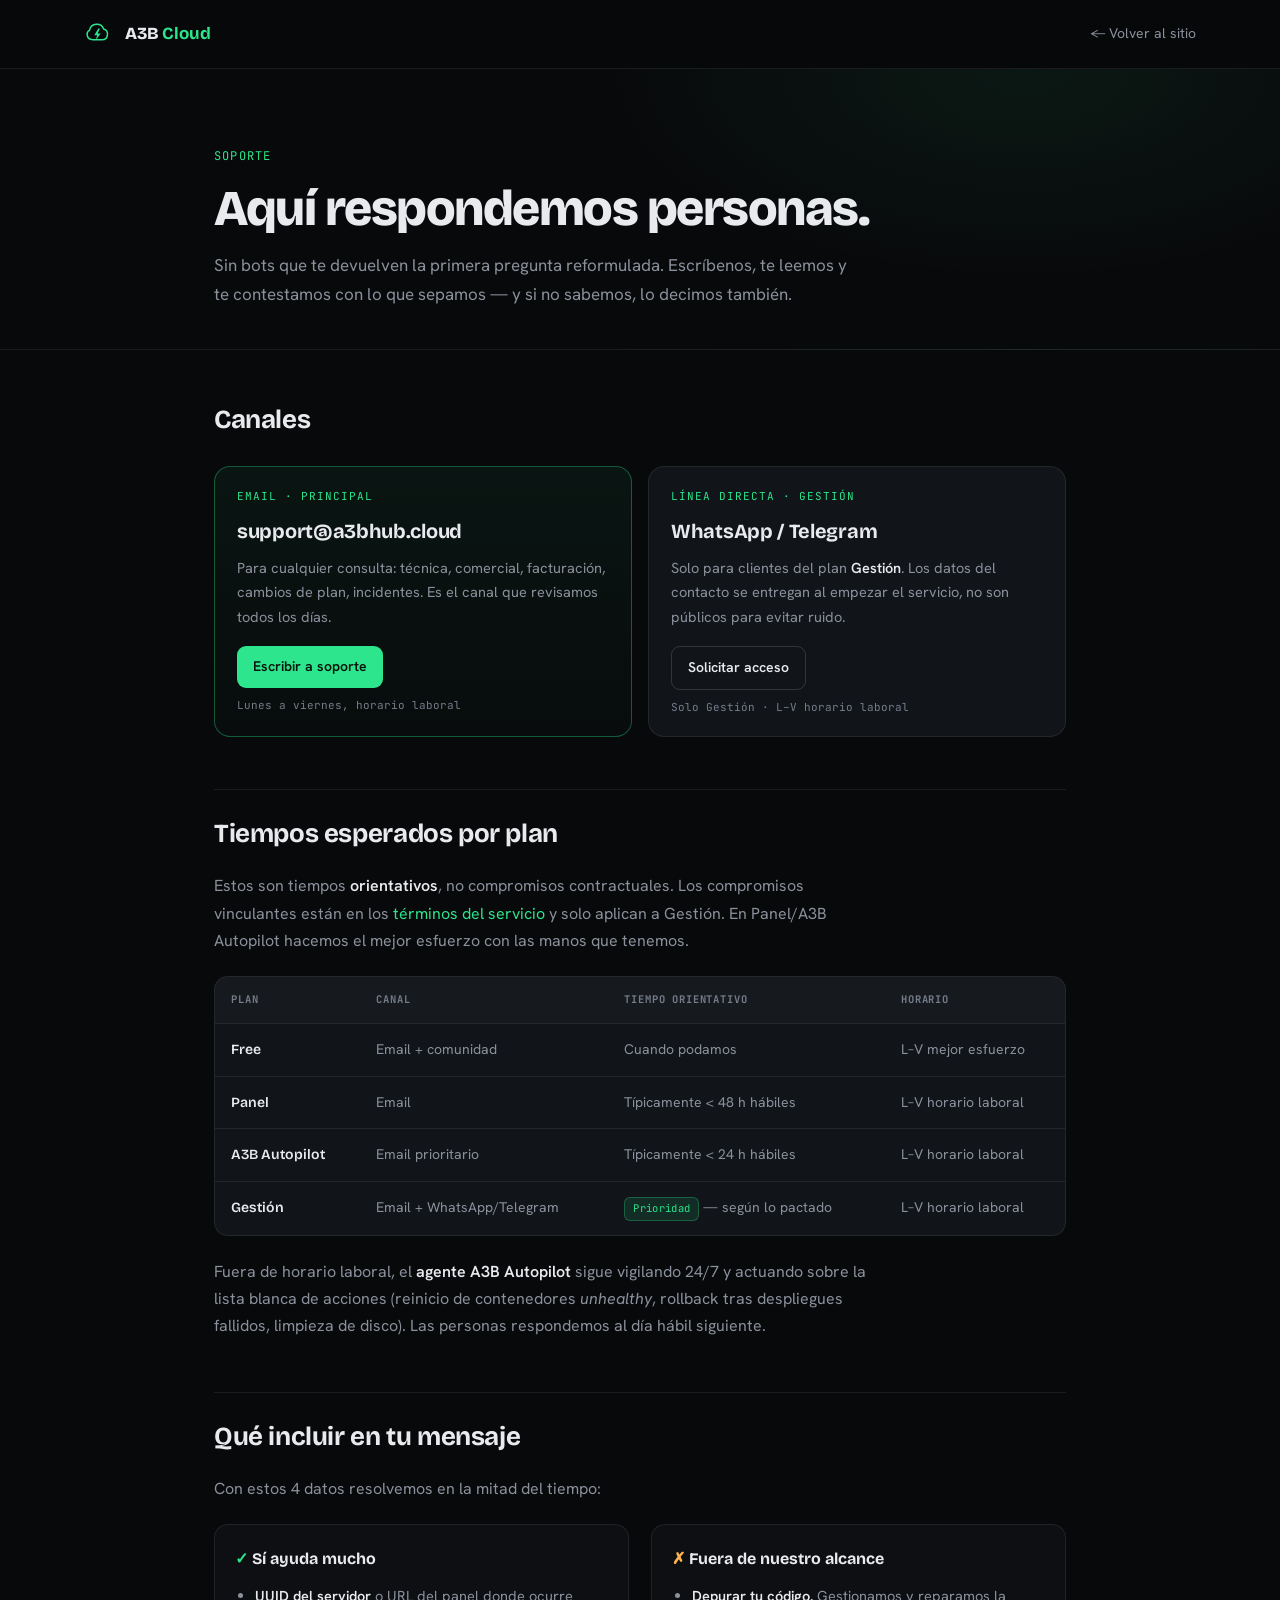
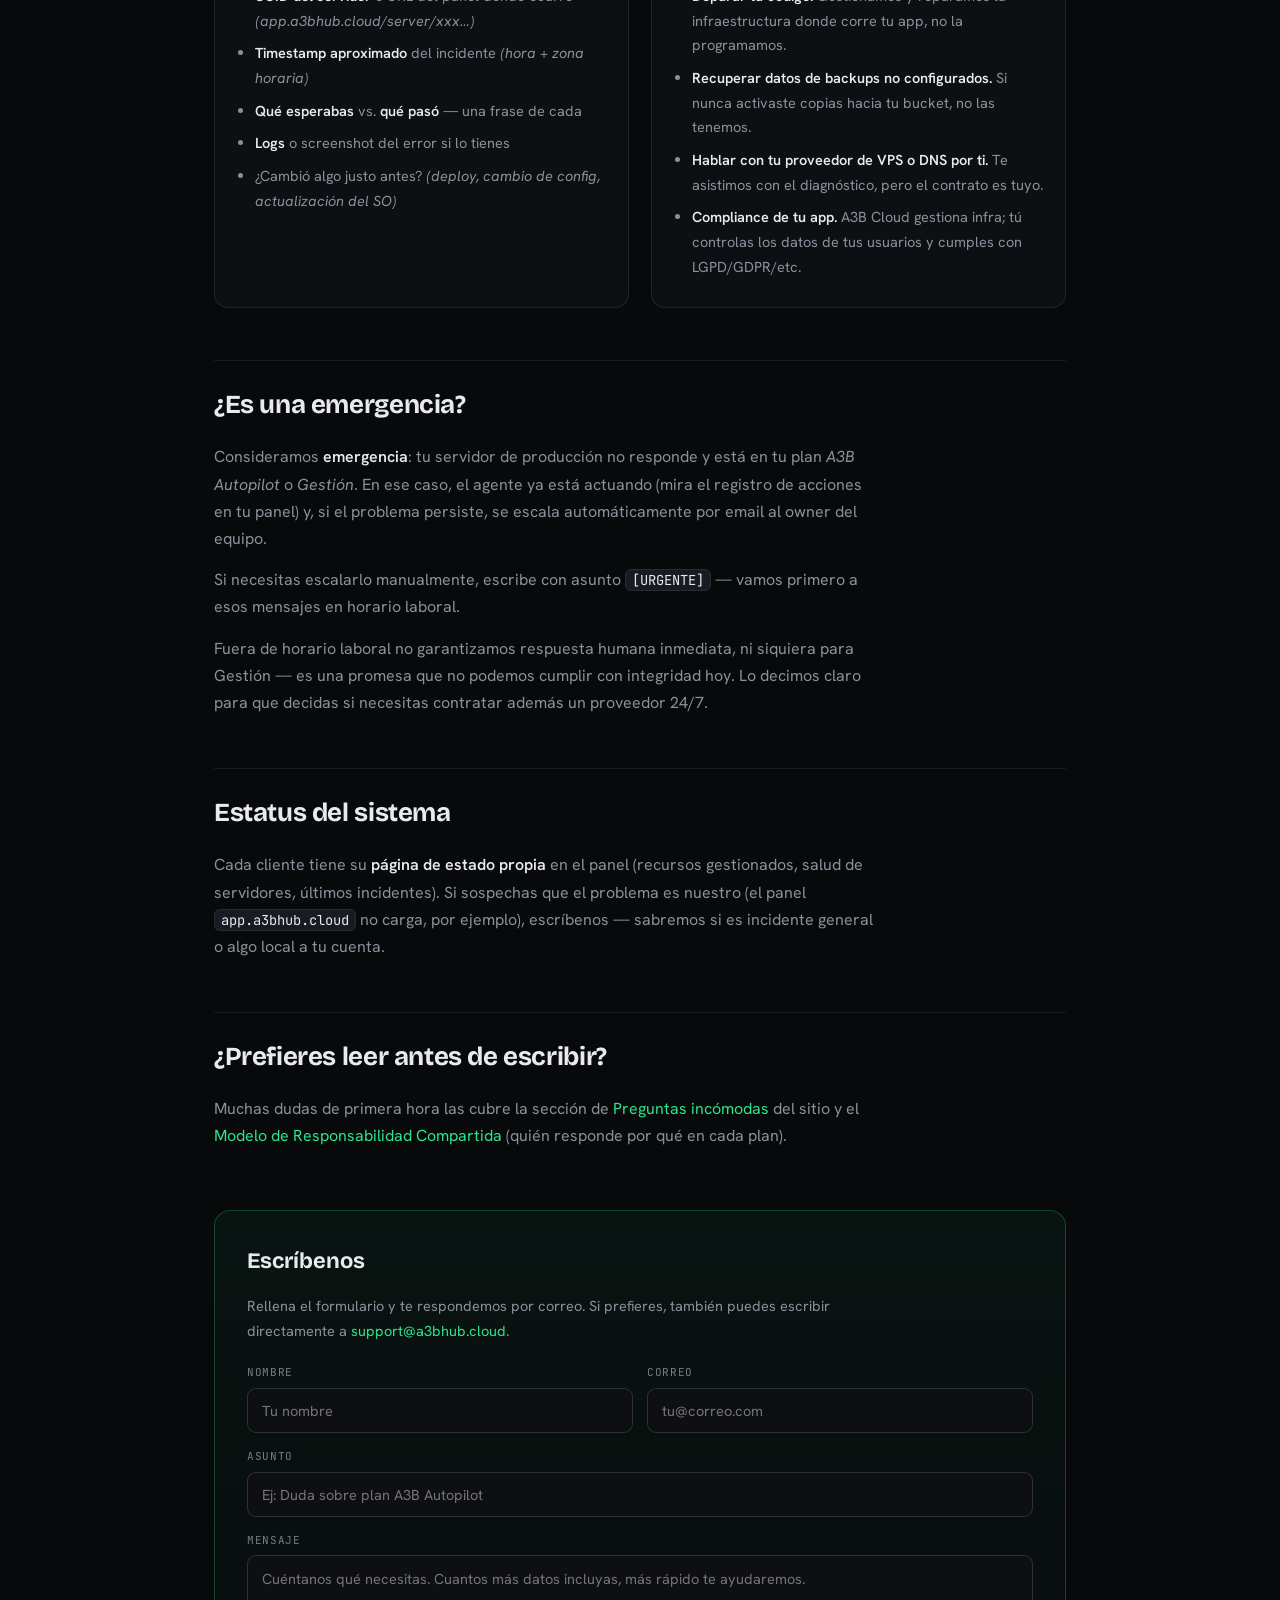
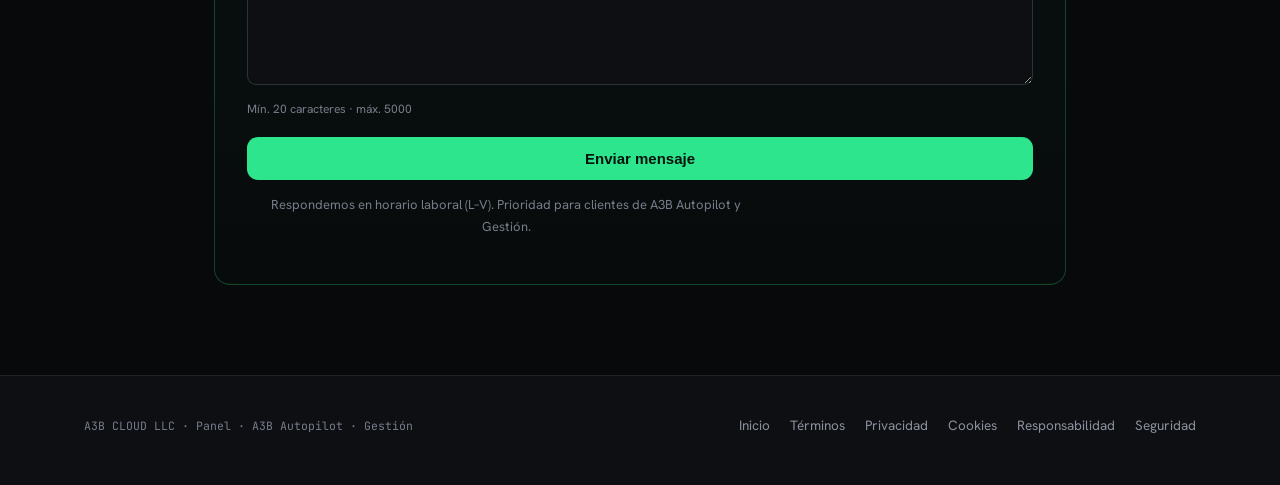
<file: soporte.html>
<!DOCTYPE html>
<html lang="es">
<head>
<meta charset="UTF-8">
<meta name="viewport" content="width=device-width, initial-scale=1">
<title>Soporte — A3B Cloud</title>
<meta name="description" content="Cómo contactar soporte de A3B Cloud, qué esperar por plan, qué incluir en tu mensaje y qué está fuera de nuestro alcance.">
<meta name="theme-color" content="#0D1211">
<meta name="robots" content="index,follow">
<link rel="icon" type="image/svg+xml" href="assets/favicon.svg">
<link rel="icon" href="assets/favicon-32.png" sizes="32x32">
<link rel="apple-touch-icon" href="assets/apple-touch-icon-180.png">
<link rel="manifest" href="assets/site.webmanifest">
<link rel="preconnect" href="https://fonts.googleapis.com">
<link rel="preconnect" href="https://fonts.gstatic.com" crossorigin>
<link href="https://fonts.googleapis.com/css2?family=Bricolage+Grotesque:opsz,wght@12..96,600..800&family=Hanken+Grotesk:wght@400;500;600;700&family=JetBrains+Mono:wght@400;500;700&display=swap" rel="stylesheet">
<script src="https://challenges.cloudflare.com/turnstile/v0/api.js" async defer></script>
<style>
:root{--bg:#08090b;--bg-2:#0d0f13;--surface:#111419;--surface-2:#171b22;--text:#e9eaee;--muted:#8b919c;--faint:#767d8a;--signal:#2ce58c;--signal-dim:#1d9c61;--danger:#ff5d5d;--amber:#ffb24d;--border:rgba(255,255,255,.08);--border-2:rgba(255,255,255,.14);--mono:"JetBrains Mono",ui-monospace,monospace;--disp:"Bricolage Grotesque",sans-serif;--body:"Hanken Grotesk",sans-serif}
*{margin:0;padding:0;box-sizing:border-box}
html{scroll-behavior:smooth}
body{background:var(--bg);color:var(--text);font-family:var(--body);font-size:16px;line-height:1.7;-webkit-font-smoothing:antialiased}
::selection{background:var(--signal);color:#04130b}
a{color:var(--signal);text-decoration:none}
a:hover{text-decoration:underline}
:focus-visible{outline:2px solid var(--signal);outline-offset:3px;border-radius:6px}
.wrap{max-width:900px;margin:0 auto;padding:0 24px}
header{position:sticky;top:0;z-index:50;backdrop-filter:blur(14px);background:rgba(8,9,11,.6);border-bottom:1px solid var(--border)}
.nav{display:flex;align-items:center;justify-content:space-between;height:68px;max-width:1160px;margin:0 auto;padding:0 24px}
.brand{display:flex;align-items:center;gap:11px;font-family:var(--disp);font-weight:800;font-size:17px;color:var(--text);letter-spacing:-.01em}
.brand:hover{text-decoration:none}
.brand img{width:30px;height:30px;display:block}
.brand span b{color:var(--signal)}
.nav-back{font-size:14px;color:var(--muted)}
.nav-back:hover{color:var(--text);text-decoration:none}
.doc-hero{padding:72px 0 40px;border-bottom:1px solid var(--border);background:radial-gradient(600px 300px at 80% 0%,rgba(44,229,140,.07),transparent 70%)}
.kicker{font-family:var(--mono);font-size:12px;letter-spacing:.1em;text-transform:uppercase;color:var(--signal)}
.doc-hero h1{font-family:var(--disp);font-weight:800;font-size:clamp(32px,5vw,50px);letter-spacing:-.03em;line-height:1.06;margin-top:14px}
.doc-hero .lead{color:var(--muted);font-size:clamp(15px,1.8vw,17px);margin-top:16px;max-width:64ch}
main{padding:48px 0 90px}
main h2{font-family:var(--disp);font-weight:700;font-size:clamp(20px,2.6vw,26px);letter-spacing:-.015em;margin:52px 0 16px;padding-top:22px;border-top:1px solid var(--border)}
main h2:first-child{border-top:none;margin-top:0;padding-top:0}
main p{color:var(--muted);margin:14px 0;max-width:74ch}
main p strong,main li strong{color:var(--text);font-weight:600}
main ul,main ol{margin:14px 0 14px 22px;color:var(--muted);max-width:72ch}
main li{margin:8px 0}
main code{font-family:var(--mono);font-size:.86em;background:var(--surface-2);border:1px solid var(--border);border-radius:6px;padding:1px 6px;color:var(--text)}

/* Cards del canal principal */
.channel-grid{display:grid;grid-template-columns:repeat(2,1fr);gap:16px;margin:24px 0 6px}
@media(max-width:640px){.channel-grid{grid-template-columns:1fr}}
.channel{border:1px solid var(--border);background:var(--surface);border-radius:16px;padding:20px 22px;display:flex;flex-direction:column;gap:8px}
.channel.primary{border-color:rgba(44,229,140,.35);background:linear-gradient(180deg,rgba(44,229,140,.06),rgba(44,229,140,.015))}
.channel .ico{font-family:var(--mono);font-size:11px;letter-spacing:.09em;color:var(--signal);text-transform:uppercase}
.channel h3{font-family:var(--disp);font-weight:700;font-size:20px;letter-spacing:-.015em;color:var(--text)}
.channel p{margin:0;color:var(--muted);font-size:14.5px}
.channel a.btn{display:inline-flex;align-items:center;gap:8px;margin-top:8px;font-weight:600;font-size:14px;padding:9px 16px;border-radius:9px;background:var(--signal);color:#04130b;width:fit-content}
.channel a.btn:hover{text-decoration:none;transform:translateY(-1px);transition:transform .15s}
.channel a.btn.ghost{background:transparent;border:1px solid var(--border-2);color:var(--text)}
.channel .note{font-family:var(--mono);font-size:11px;color:var(--faint)}

/* Tabla SLA */
.sla-table{overflow-x:auto;border:1px solid var(--border);border-radius:14px;margin:22px 0;background:var(--surface)}
.sla-table table{width:100%;border-collapse:collapse;min-width:560px;font-size:14px}
.sla-table th,.sla-table td{padding:14px 16px;text-align:left;border-bottom:1px solid var(--border);vertical-align:top;color:var(--muted)}
.sla-table th{font-family:var(--mono);font-size:10.5px;letter-spacing:.08em;text-transform:uppercase;color:var(--faint);background:rgba(255,255,255,.02);white-space:nowrap}
.sla-table td:first-child{color:var(--text);font-weight:600;font-family:var(--disp)}
.sla-table tr:last-child td{border-bottom:none}
.sla-table .badge{display:inline-block;padding:2px 8px;border-radius:6px;font-family:var(--mono);font-size:10.5px;letter-spacing:.03em;background:rgba(44,229,140,.12);color:var(--signal);border:1px solid rgba(44,229,140,.28)}

/* Checklist + Fuera-de-scope columnas */
.two-col{display:grid;grid-template-columns:1fr 1fr;gap:22px;margin:22px 0}
@media(max-width:760px){.two-col{grid-template-columns:1fr}}
.two-col .col{border:1px solid var(--border);border-radius:14px;padding:20px;background:var(--bg-2)}
.two-col .col h3{font-family:var(--disp);font-weight:700;font-size:16px;color:var(--text);margin-bottom:12px}
.two-col .col.yes h3::before{content:"✓  ";color:var(--signal);font-weight:700}
.two-col .col.no h3::before{content:"✗  ";color:var(--amber);font-weight:700}
.two-col ul{margin:0;padding-left:20px}
.two-col li{color:var(--muted);font-size:14.5px;margin:8px 0}
.two-col li strong{color:var(--text)}

/* Formulario de contacto */
.contact-form{margin-top:60px;padding:32px;border:1px solid rgba(44,229,140,.25);background:linear-gradient(180deg,rgba(44,229,140,.05),rgba(44,229,140,.01));border-radius:16px}
.contact-form h3{font-family:var(--disp);font-weight:700;font-size:22px;color:var(--text);margin-bottom:6px}
.contact-form .lead-inline{color:var(--muted);font-size:14.5px;margin-bottom:20px}
.form-grid{display:grid;grid-template-columns:1fr 1fr;gap:14px;margin-bottom:14px}
@media(max-width:640px){.form-grid{grid-template-columns:1fr}}
.field label{display:block;font-family:var(--mono);font-size:11px;letter-spacing:.06em;color:var(--faint);text-transform:uppercase;margin-bottom:6px}
.field input,.field textarea{width:100%;background:var(--bg-2);border:1px solid var(--border-2);border-radius:9px;padding:12px 14px;color:var(--text);font-family:var(--body);font-size:14.5px;transition:border-color .15s,background .15s}
.field input:focus,.field textarea:focus{outline:none;border-color:var(--signal);background:var(--bg)}
.field textarea{resize:vertical;min-height:130px;line-height:1.55}
.field .hint{font-size:12px;color:var(--faint);margin-top:4px}
.contact-turnstile{margin:16px 0 8px}
.contact-submit{display:inline-flex;align-items:center;justify-content:center;gap:8px;width:100%;font-weight:600;font-size:15px;padding:13px 22px;border-radius:11px;background:var(--signal);color:#04130b;border:none;cursor:pointer;transition:transform .15s,box-shadow .15s}
.contact-submit:hover:not(:disabled){transform:translateY(-1px);box-shadow:0 10px 30px -10px var(--signal)}
.contact-submit:disabled{opacity:.6;cursor:progress}
.contact-msg{margin-top:14px;padding:12px 14px;border-radius:9px;font-size:14px;display:none}
.contact-msg.ok{background:rgba(44,229,140,.1);border:1px solid rgba(44,229,140,.3);color:var(--signal);display:block}
.contact-msg.err{background:rgba(255,93,93,.08);border:1px solid rgba(255,93,93,.3);color:var(--danger);display:block}
.contact-alt{text-align:center;margin-top:14px;font-size:13px;color:var(--faint)}

footer{border-top:1px solid var(--border);padding:38px 0 48px;background:var(--bg-2)}
.foot{max-width:1160px;margin:0 auto;padding:0 24px;display:flex;justify-content:space-between;gap:20px;flex-wrap:wrap;align-items:center}
.foot-links{display:flex;gap:20px;flex-wrap:wrap}
.foot-links a{color:var(--muted);font-size:13.5px}
.foot-links a:hover{color:var(--text);text-decoration:none}
.foot-sub{font-family:var(--mono);font-size:11.5px;color:var(--faint)}
@media(max-width:640px){.doc-hero{padding:52px 0 32px} main{padding:36px 0 70px}}
</style>
</head>
<body>
<header>
  <div class="nav">
    <a class="brand" href="index.html"><img src="assets/icono-oscuro.svg" alt=""><span>A3B<b>&nbsp;Cloud</b></span></a>
    <a class="nav-back" href="index.html">← Volver al sitio</a>
  </div>
</header>

<section class="doc-hero">
  <div class="wrap">
    <span class="kicker">Soporte</span>
    <h1>Aquí respondemos personas.</h1>
    <p class="lead">Sin bots que te devuelven la primera pregunta reformulada. Escríbenos, te leemos y te contestamos con lo que sepamos — y si no sabemos, lo decimos también.</p>
  </div>
</section>

<main>
  <div class="wrap">

    <h2>Canales</h2>
    <div class="channel-grid">
      <div class="channel primary">
        <span class="ico">Email · principal</span>
        <h3>support@a3bhub.cloud</h3>
        <p>Para cualquier consulta: técnica, comercial, facturación, cambios de plan, incidentes. Es el canal que revisamos todos los días.</p>
        <a class="btn" href="mailto:support@a3bhub.cloud?subject=Consulta%20-%20A3B%20Cloud">Escribir a soporte</a>
        <span class="note">Lunes a viernes, horario laboral</span>
      </div>
      <div class="channel">
        <span class="ico">Línea directa · Gestión</span>
        <h3>WhatsApp / Telegram</h3>
        <p>Solo para clientes del plan <strong>Gestión</strong>. Los datos del contacto se entregan al empezar el servicio, no son públicos para evitar ruido.</p>
        <a class="btn ghost" href="mailto:support@a3bhub.cloud?subject=Solicito%20datos%20de%20l%C3%ADnea%20directa%20-%20Gesti%C3%B3n">Solicitar acceso</a>
        <span class="note">Solo Gestión · L–V horario laboral</span>
      </div>
    </div>

    <h2>Tiempos esperados por plan</h2>
    <p>Estos son tiempos <strong>orientativos</strong>, no compromisos contractuales. Los compromisos vinculantes están en los <a href="terminos.html">términos del servicio</a> y solo aplican a Gestión. En Panel/A3B Autopilot hacemos el mejor esfuerzo con las manos que tenemos.</p>
    <div class="sla-table">
      <table>
        <thead>
          <tr>
            <th>Plan</th>
            <th>Canal</th>
            <th>Tiempo orientativo</th>
            <th>Horario</th>
          </tr>
        </thead>
        <tbody>
          <tr>
            <td>Free</td>
            <td>Email + comunidad</td>
            <td>Cuando podamos</td>
            <td>L–V mejor esfuerzo</td>
          </tr>
          <tr>
            <td>Panel</td>
            <td>Email</td>
            <td>Típicamente &lt; 48 h hábiles</td>
            <td>L–V horario laboral</td>
          </tr>
          <tr>
            <td>A3B Autopilot</td>
            <td>Email prioritario</td>
            <td>Típicamente &lt; 24 h hábiles</td>
            <td>L–V horario laboral</td>
          </tr>
          <tr>
            <td>Gestión</td>
            <td>Email + WhatsApp/Telegram</td>
            <td><span class="badge">Prioridad</span> — según lo pactado</td>
            <td>L–V horario laboral</td>
          </tr>
        </tbody>
      </table>
    </div>
    <p>Fuera de horario laboral, el <strong>agente A3B Autopilot</strong> sigue vigilando 24/7 y actuando sobre la lista blanca de acciones (reinicio de contenedores <em>unhealthy</em>, rollback tras despliegues fallidos, limpieza de disco). Las personas respondemos al día hábil siguiente.</p>

    <h2>Qué incluir en tu mensaje</h2>
    <p>Con estos 4 datos resolvemos en la mitad del tiempo:</p>
    <div class="two-col">
      <div class="col yes">
        <h3>Sí ayuda mucho</h3>
        <ul>
          <li><strong>UUID del servidor</strong> o URL del panel donde ocurre <em>(app.a3bhub.cloud/server/xxx…)</em></li>
          <li><strong>Timestamp aproximado</strong> del incidente <em>(hora + zona horaria)</em></li>
          <li><strong>Qué esperabas</strong> vs. <strong>qué pasó</strong> — una frase de cada</li>
          <li><strong>Logs</strong> o screenshot del error si lo tienes</li>
          <li>¿Cambió algo justo antes? <em>(deploy, cambio de config, actualización del SO)</em></li>
        </ul>
      </div>
      <div class="col no">
        <h3>Fuera de nuestro alcance</h3>
        <ul>
          <li><strong>Depurar tu código.</strong> Gestionamos y reparamos la infraestructura donde corre tu app, no la programamos.</li>
          <li><strong>Recuperar datos de backups no configurados.</strong> Si nunca activaste copias hacia tu bucket, no las tenemos.</li>
          <li><strong>Hablar con tu proveedor de VPS o DNS por ti.</strong> Te asistimos con el diagnóstico, pero el contrato es tuyo.</li>
          <li><strong>Compliance de tu app.</strong> A3B Cloud gestiona infra; tú controlas los datos de tus usuarios y cumples con LGPD/GDPR/etc.</li>
        </ul>
      </div>
    </div>

    <h2>¿Es una emergencia?</h2>
    <p>Consideramos <strong>emergencia</strong>: tu servidor de producción no responde y está en tu plan <em>A3B Autopilot</em> o <em>Gestión</em>. En ese caso, el agente ya está actuando (mira el registro de acciones en tu panel) y, si el problema persiste, se escala automáticamente por email al owner del equipo.</p>
    <p>Si necesitas escalarlo manualmente, escribe con asunto <code>[URGENTE]</code> — vamos primero a esos mensajes en horario laboral.</p>
    <p>Fuera de horario laboral no garantizamos respuesta humana inmediata, ni siquiera para Gestión — es una promesa que no podemos cumplir con integridad hoy. Lo decimos claro para que decidas si necesitas contratar además un proveedor 24/7.</p>

    <h2>Estatus del sistema</h2>
    <p>Cada cliente tiene su <strong>página de estado propia</strong> en el panel (recursos gestionados, salud de servidores, últimos incidentes). Si sospechas que el problema es nuestro (el panel <code>app.a3bhub.cloud</code> no carga, por ejemplo), escríbenos — sabremos si es incidente general o algo local a tu cuenta.</p>

    <h2>¿Prefieres leer antes de escribir?</h2>
    <p>Muchas dudas de primera hora las cubre la sección de <a href="index.html#preguntas">Preguntas incómodas</a> del sitio y el <a href="responsabilidad.html">Modelo de Responsabilidad Compartida</a> (quién responde por qué en cada plan).</p>

    <div class="contact-form" id="contactar">
      <h3>Escríbenos</h3>
      <p class="lead-inline">Rellena el formulario y te respondemos por correo. Si prefieres, también puedes escribir directamente a <a href="mailto:support@a3bhub.cloud">support@a3bhub.cloud</a>.</p>
      <form id="contactForm" novalidate>
        <div class="form-grid">
          <div class="field">
            <label for="contactName">Nombre</label>
            <input id="contactName" name="name" type="text" required autocomplete="name" placeholder="Tu nombre" maxlength="100">
          </div>
          <div class="field">
            <label for="contactEmail">Correo</label>
            <input id="contactEmail" name="email" type="email" required autocomplete="email" placeholder="tu@correo.com" maxlength="255">
          </div>
        </div>
        <div class="field" style="margin-bottom:14px">
          <label for="contactSubject">Asunto</label>
          <input id="contactSubject" name="subject" type="text" required placeholder="Ej: Duda sobre plan A3B Autopilot" maxlength="200">
        </div>
        <div class="field">
          <label for="contactMessage">Mensaje</label>
          <textarea id="contactMessage" name="message" required placeholder="Cuéntanos qué necesitas. Cuantos más datos incluyas, más rápido te ayudaremos." maxlength="5000"></textarea>
          <span class="hint">Mín. 20 caracteres · máx. 5000</span>
        </div>
        <div class="cf-turnstile contact-turnstile" data-sitekey="0x4AAAAAAELc6oEEUQTJoplv" data-action="contact-form" data-theme="dark"></div>
        <button type="submit" class="contact-submit" id="contactSubmit">Enviar mensaje</button>
        <div class="contact-msg" id="contactMsg" role="status"></div>
        <p class="contact-alt">Respondemos en horario laboral (L–V). Prioridad para clientes de A3B Autopilot y Gestión.</p>
      </form>
    </div>

  </div>
</main>

<footer>
  <div class="foot">
    <div class="foot-sub">A3B CLOUD LLC · Panel · A3B Autopilot · Gestión</div>
    <div class="foot-links">
      <a href="index.html">Inicio</a>
      <a href="terminos.html">Términos</a>
      <a href="privacidad.html">Privacidad</a>
      <a href="cookies.html">Cookies</a>
      <a href="responsabilidad.html">Responsabilidad</a>
      <a href="seguridad.html">Seguridad</a>
    </div>
  </div>
</footer>

<script>
(function(){
  var API='https://app.a3bhub.cloud/api/contact';
  var form=document.getElementById('contactForm');
  var btn=document.getElementById('contactSubmit');
  var msg=document.getElementById('contactMsg');
  if(!form||!btn||!msg)return;

  function show(kind,text){
    msg.className='contact-msg '+kind;
    msg.textContent=text;
  }

  form.addEventListener('submit',function(e){
    e.preventDefault();
    var name=form.name.value.trim();
    var email=form.email.value.trim();
    var subject=form.subject.value.trim();
    var message=form.message.value.trim();
    if(name.length<2){show('err','Necesitamos tu nombre.');return;}
    if(!/^[^@\s]+@[^@\s]+\.[^@\s]+$/.test(email)){show('err','Introduce un correo valido.');return;}
    if(subject.length<3){show('err','Anade un asunto breve.');return;}
    if(message.length<20){show('err','El mensaje es muy corto (min. 20 caracteres).');return;}
    var ts=form.querySelector('[name="cf-turnstile-response"]');
    var tsToken=ts?ts.value:'';
    if(!tsToken){show('err','Completa la verificacion humana antes de enviar.');return;}

    btn.disabled=true;btn.textContent='Enviando...';
    msg.className='contact-msg';msg.textContent='';

    fetch(API,{
      method:'POST',
      headers:{'Content-Type':'application/json','Accept':'application/json'},
      body:JSON.stringify({
        name:name,
        email:email,
        subject:subject,
        message:message,
        'cf-turnstile-response':tsToken
      })
    }).then(function(r){return r.json().then(function(d){return {ok:r.ok,d:d};});})
    .then(function(res){
      if(res.ok&&res.d.ok){
        show('ok',res.d.message||'Mensaje enviado. Te responderemos por email.');
        form.reset();
        // Reset del widget Turnstile (necesario si el user quiere mandar otro mensaje)
        if(window.turnstile){var w=form.querySelector('.cf-turnstile');if(w){window.turnstile.reset(w);}}
        btn.textContent='Enviado';
        setTimeout(function(){btn.disabled=false;btn.textContent='Enviar mensaje';},4000);
        return;
      }
      show('err',(res.d&&res.d.error)||'No pudimos enviar el mensaje. Escribenos a support@a3bhub.cloud.');
      btn.disabled=false;btn.textContent='Enviar mensaje';
    }).catch(function(){
      show('err','Sin conexion con el servidor. Escribenos a support@a3bhub.cloud.');
      btn.disabled=false;btn.textContent='Enviar mensaje';
    });
  });
})();
</script>
</body>
</html>
</file>
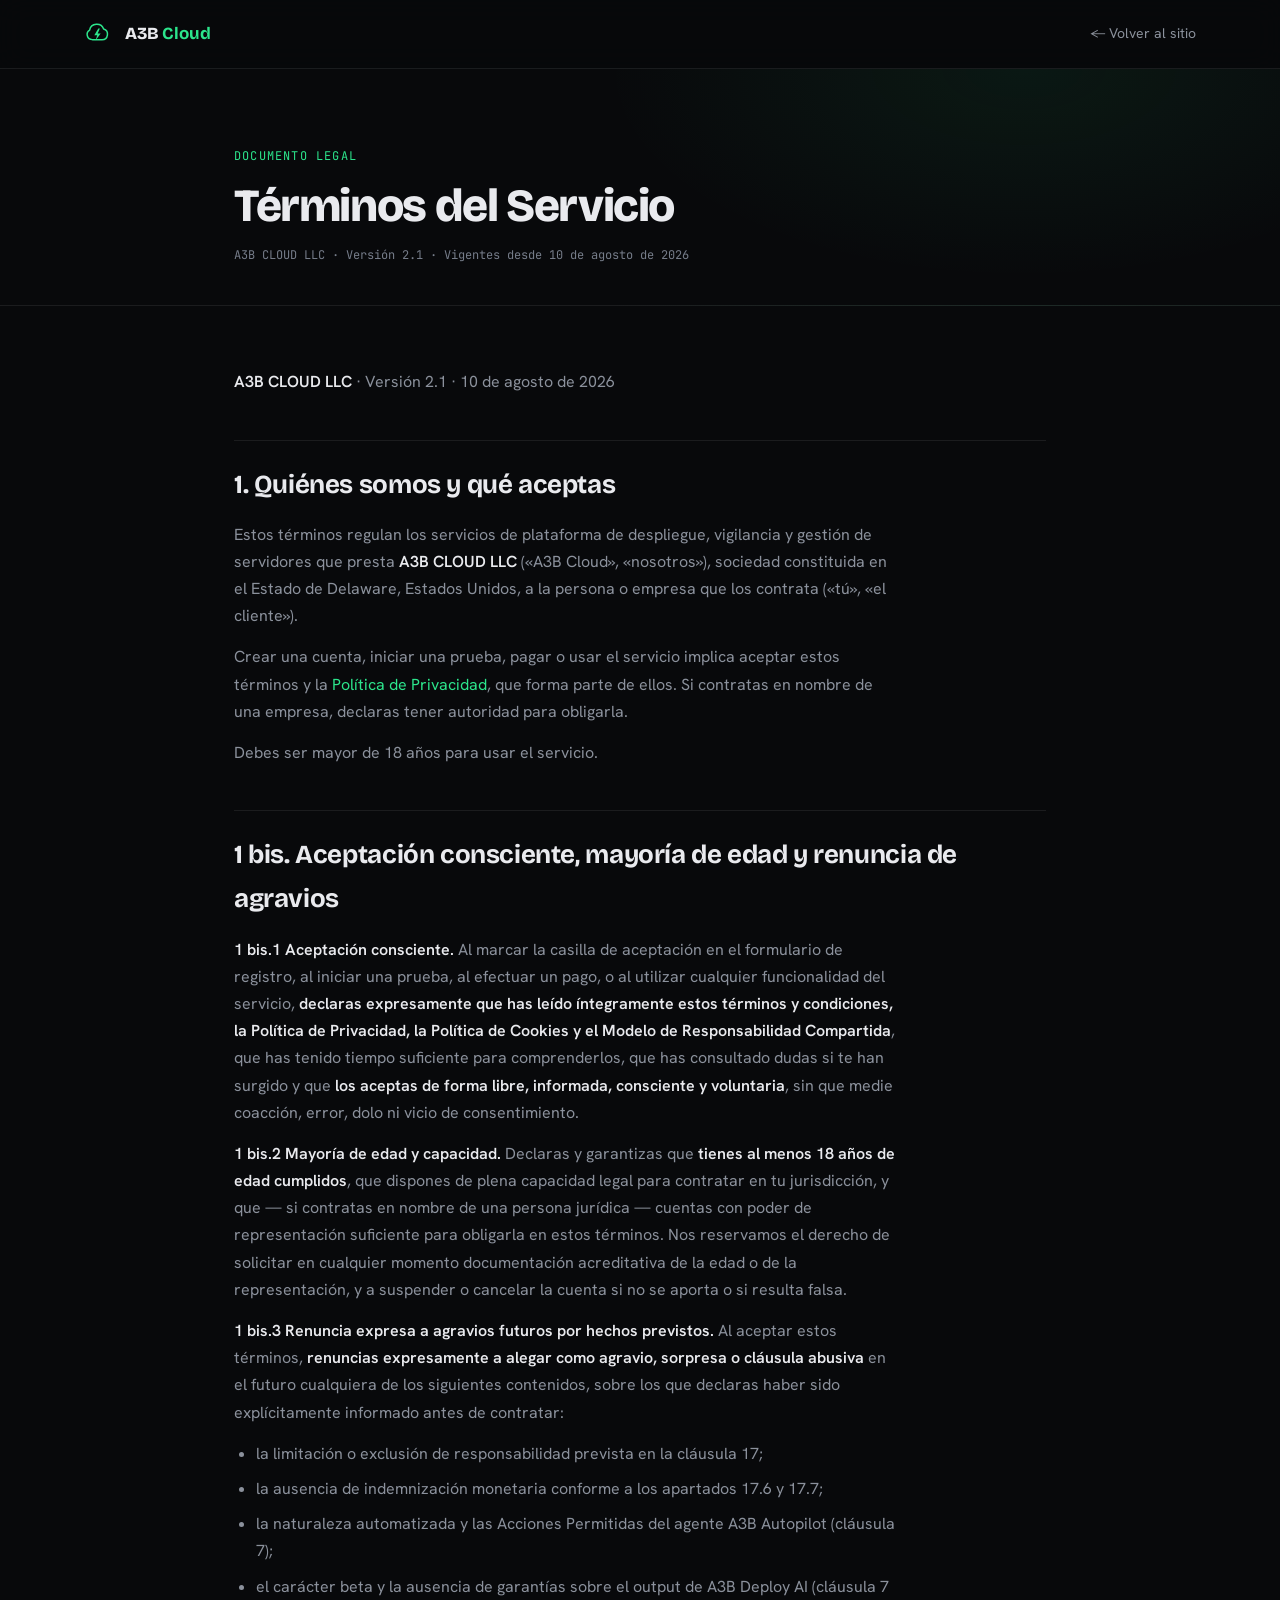
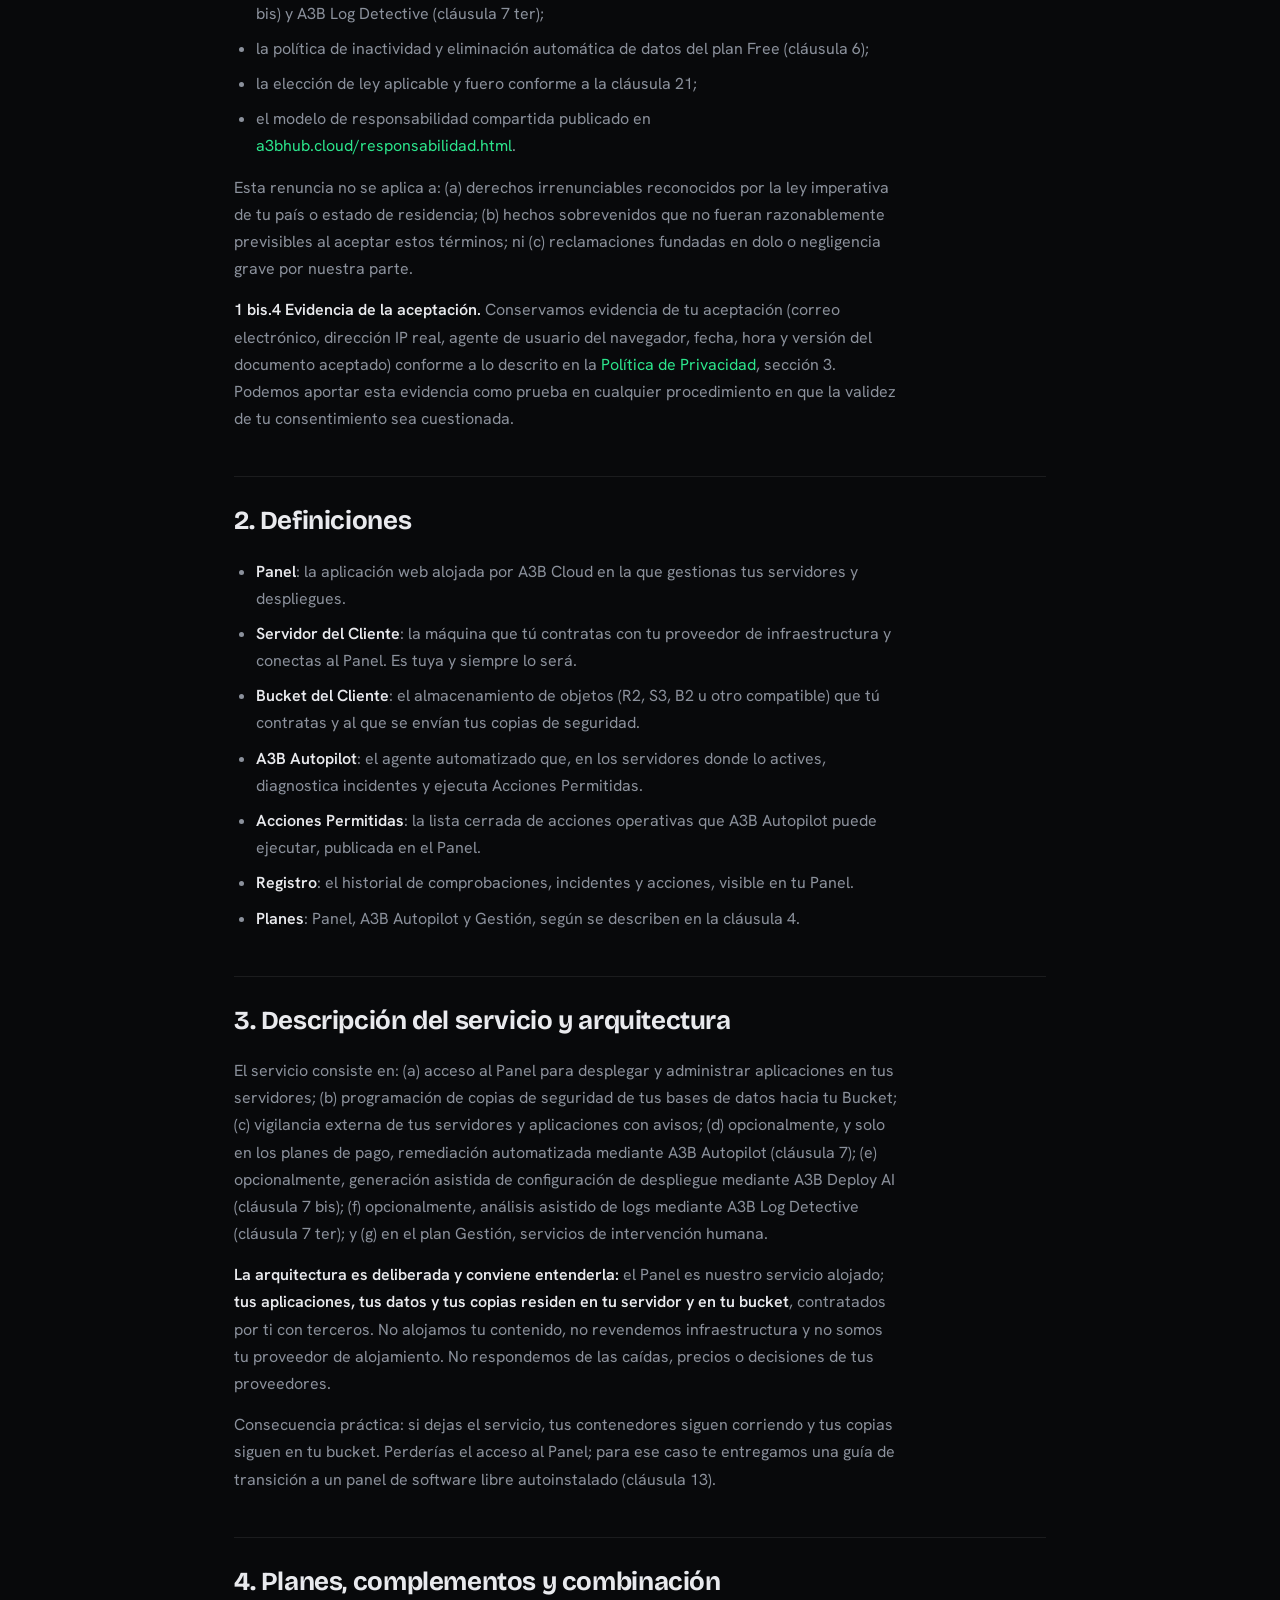
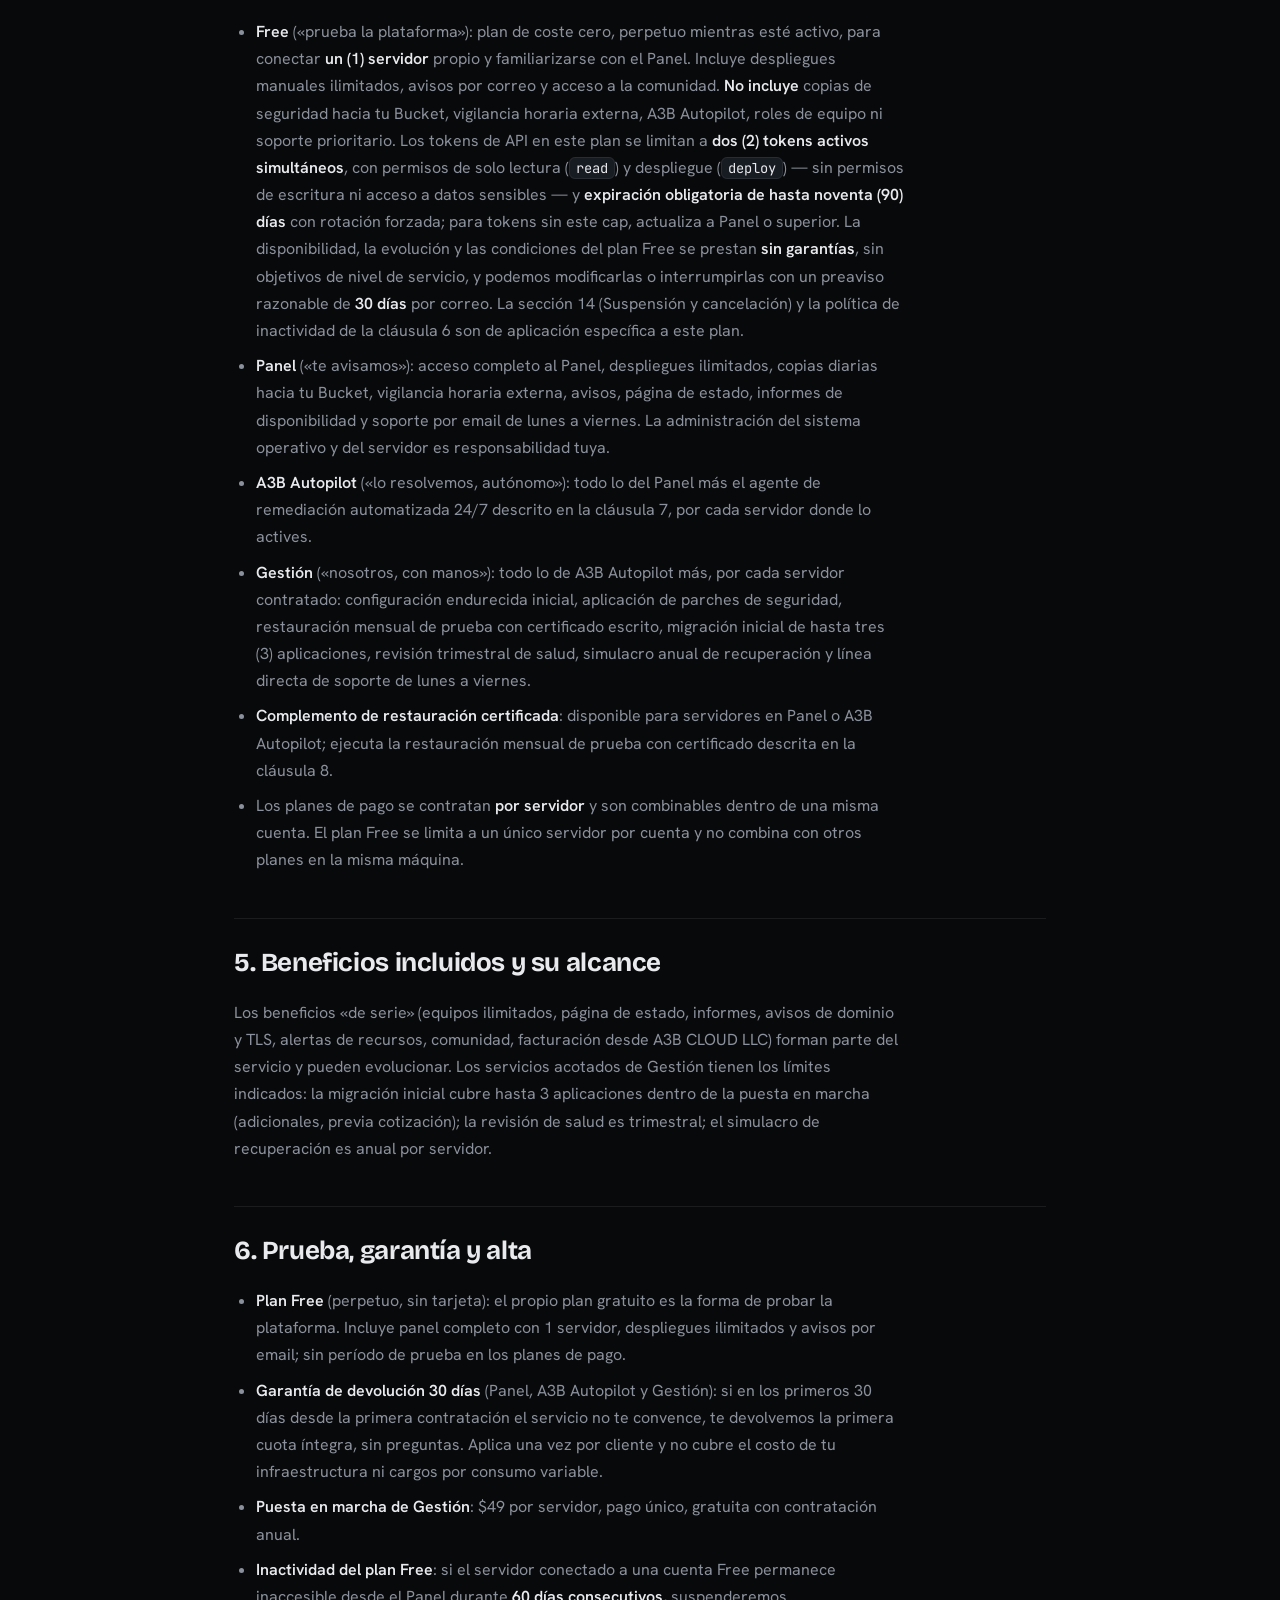
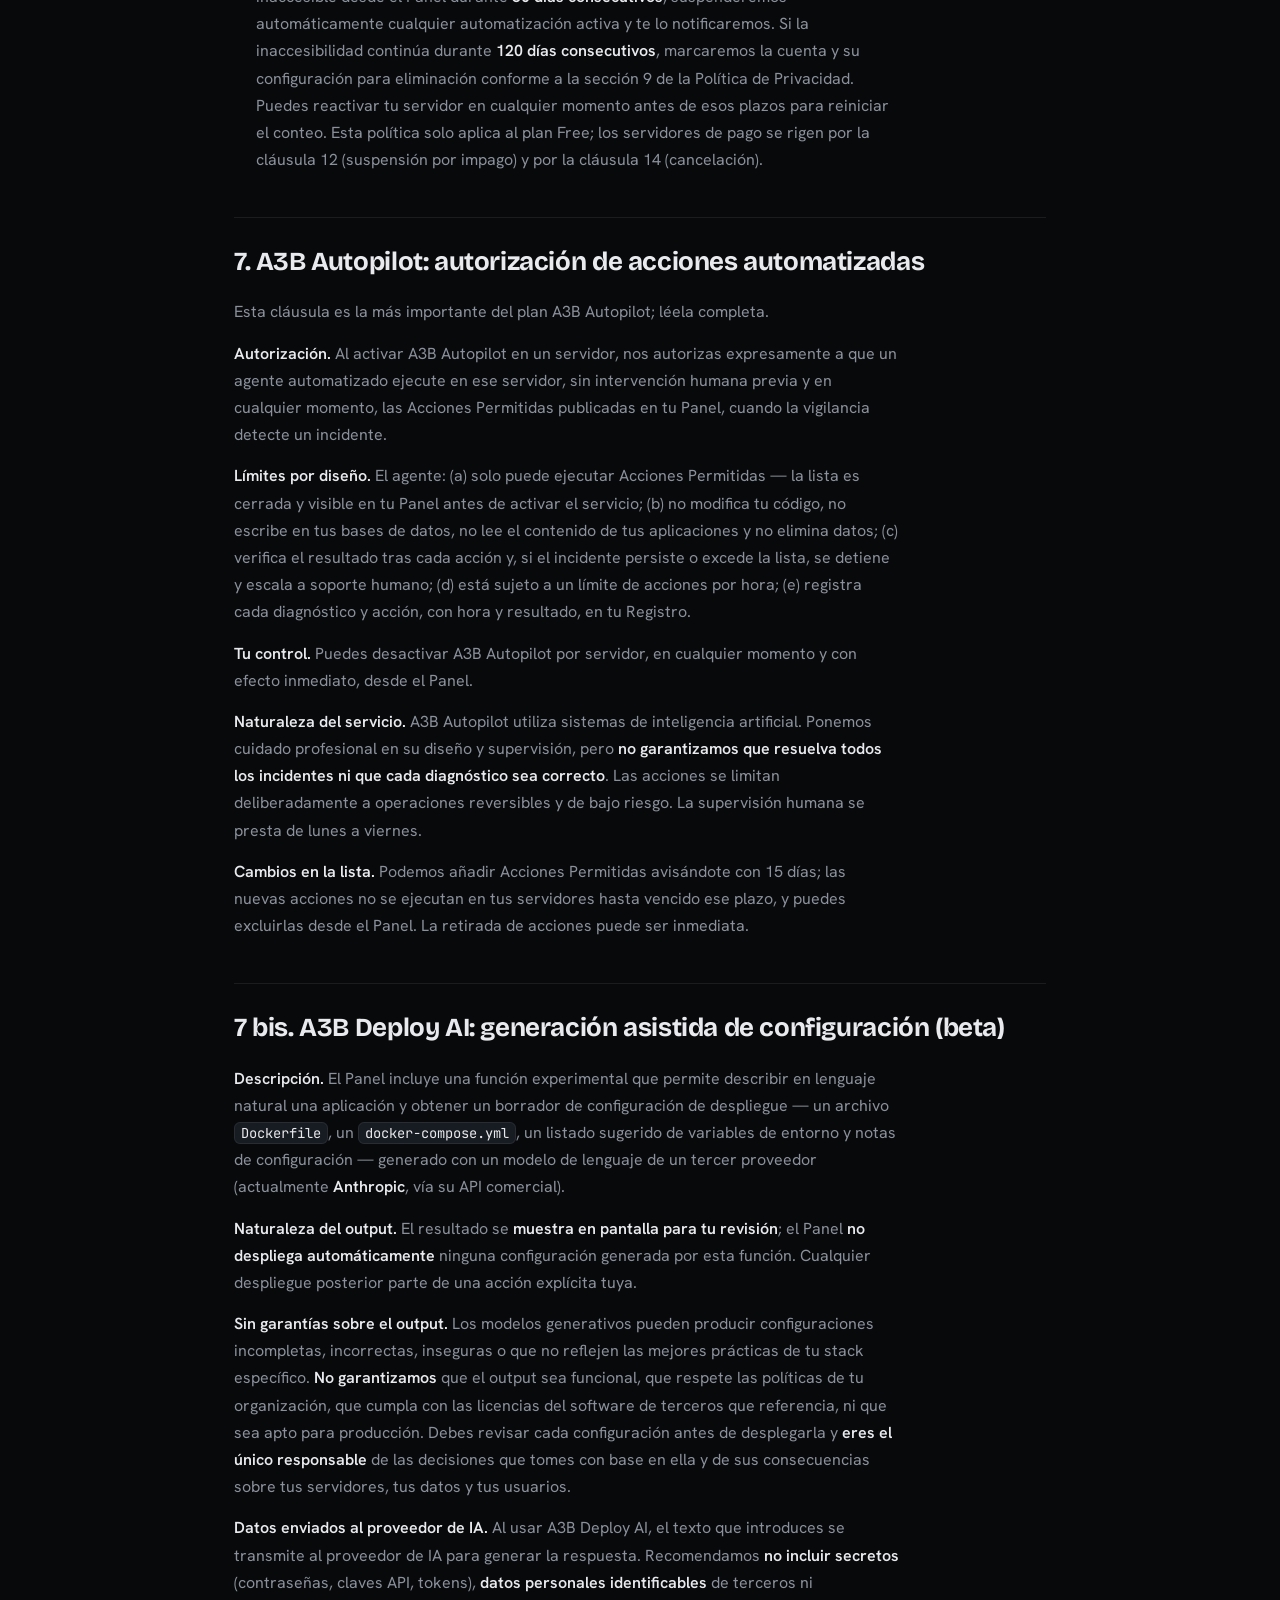
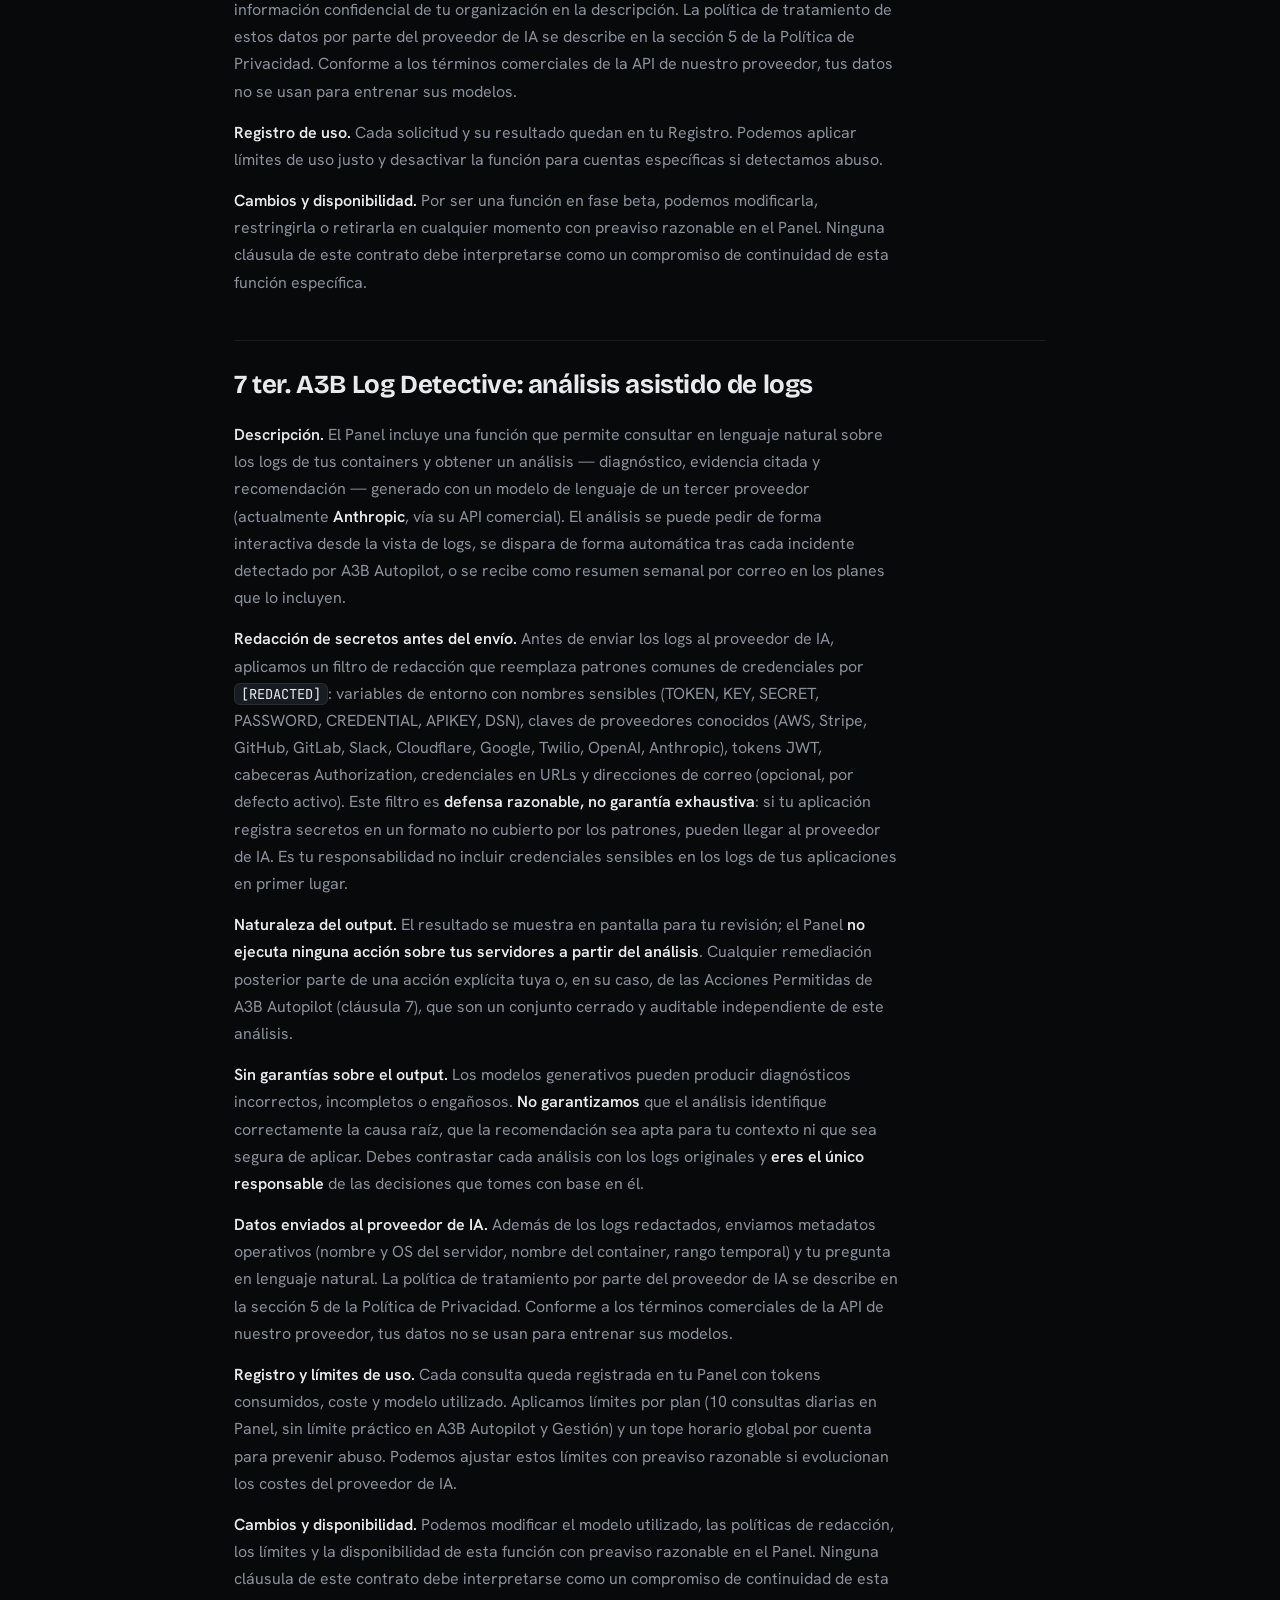
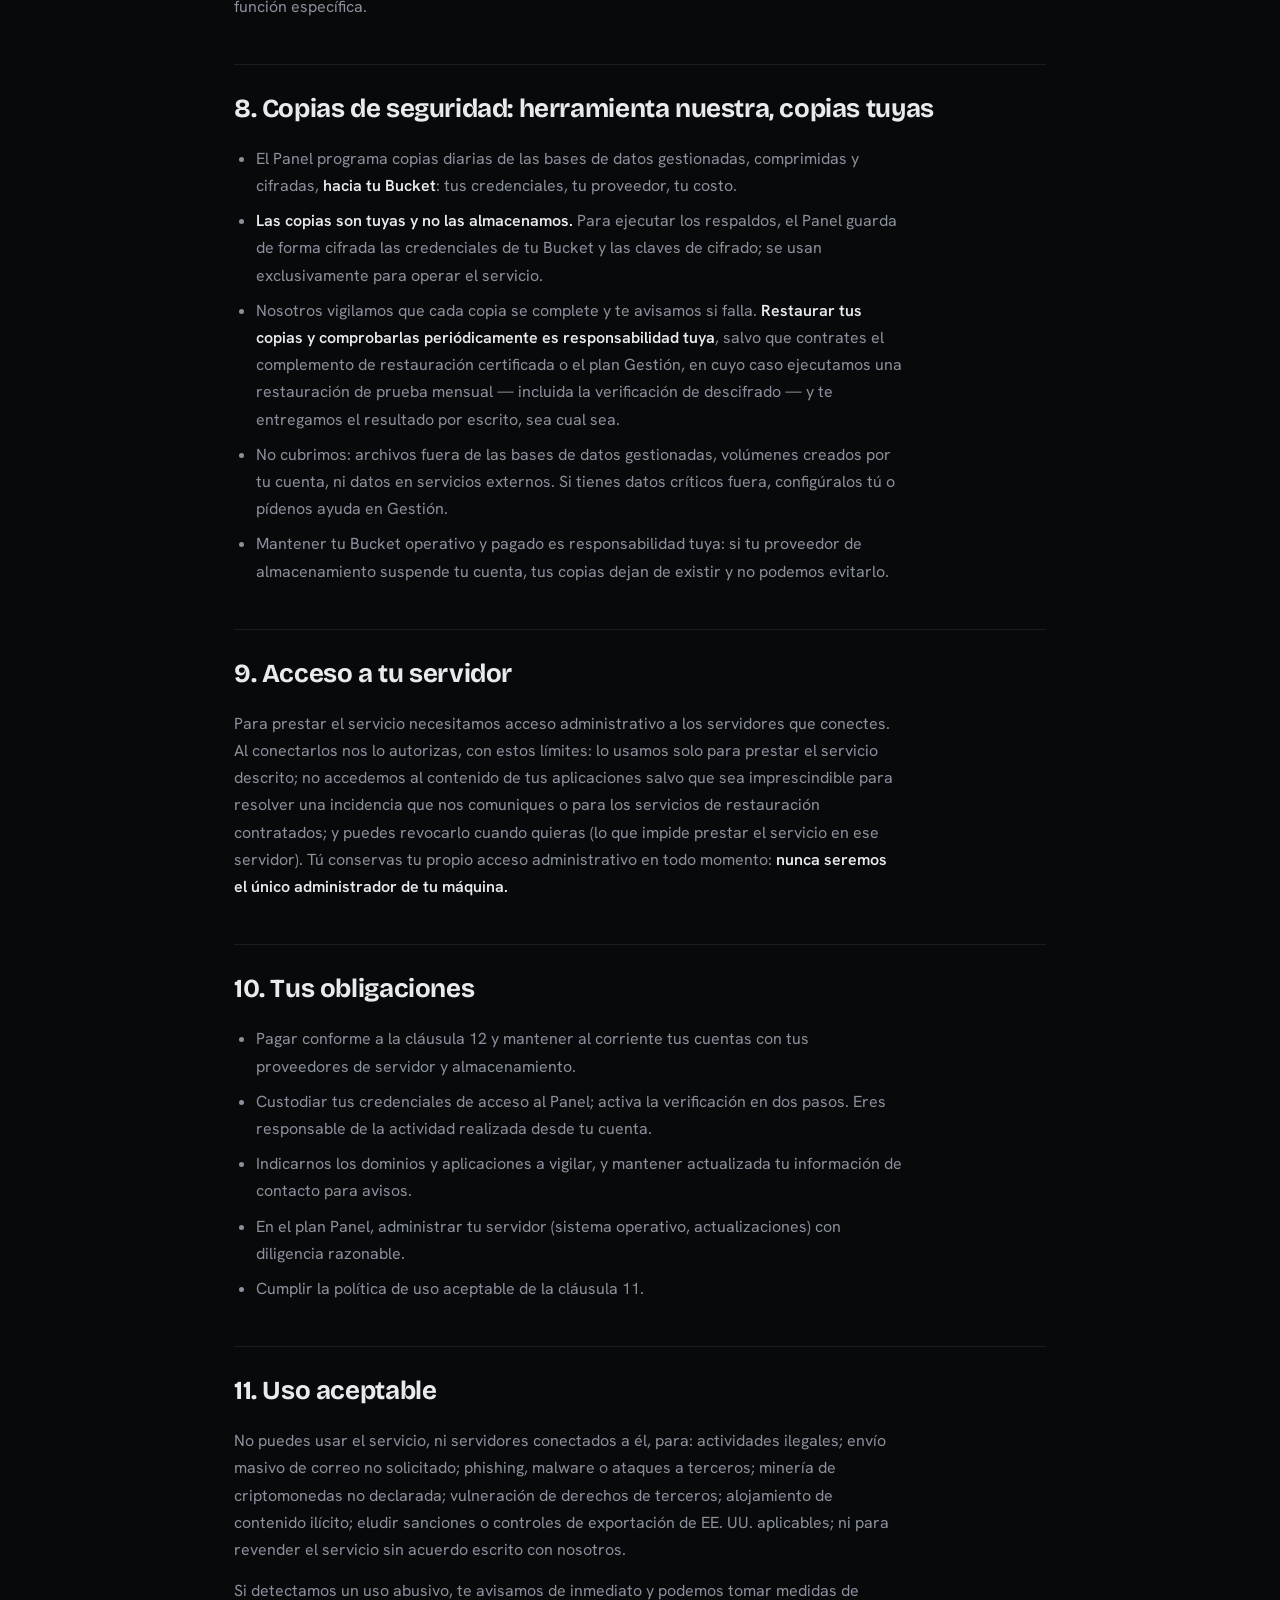
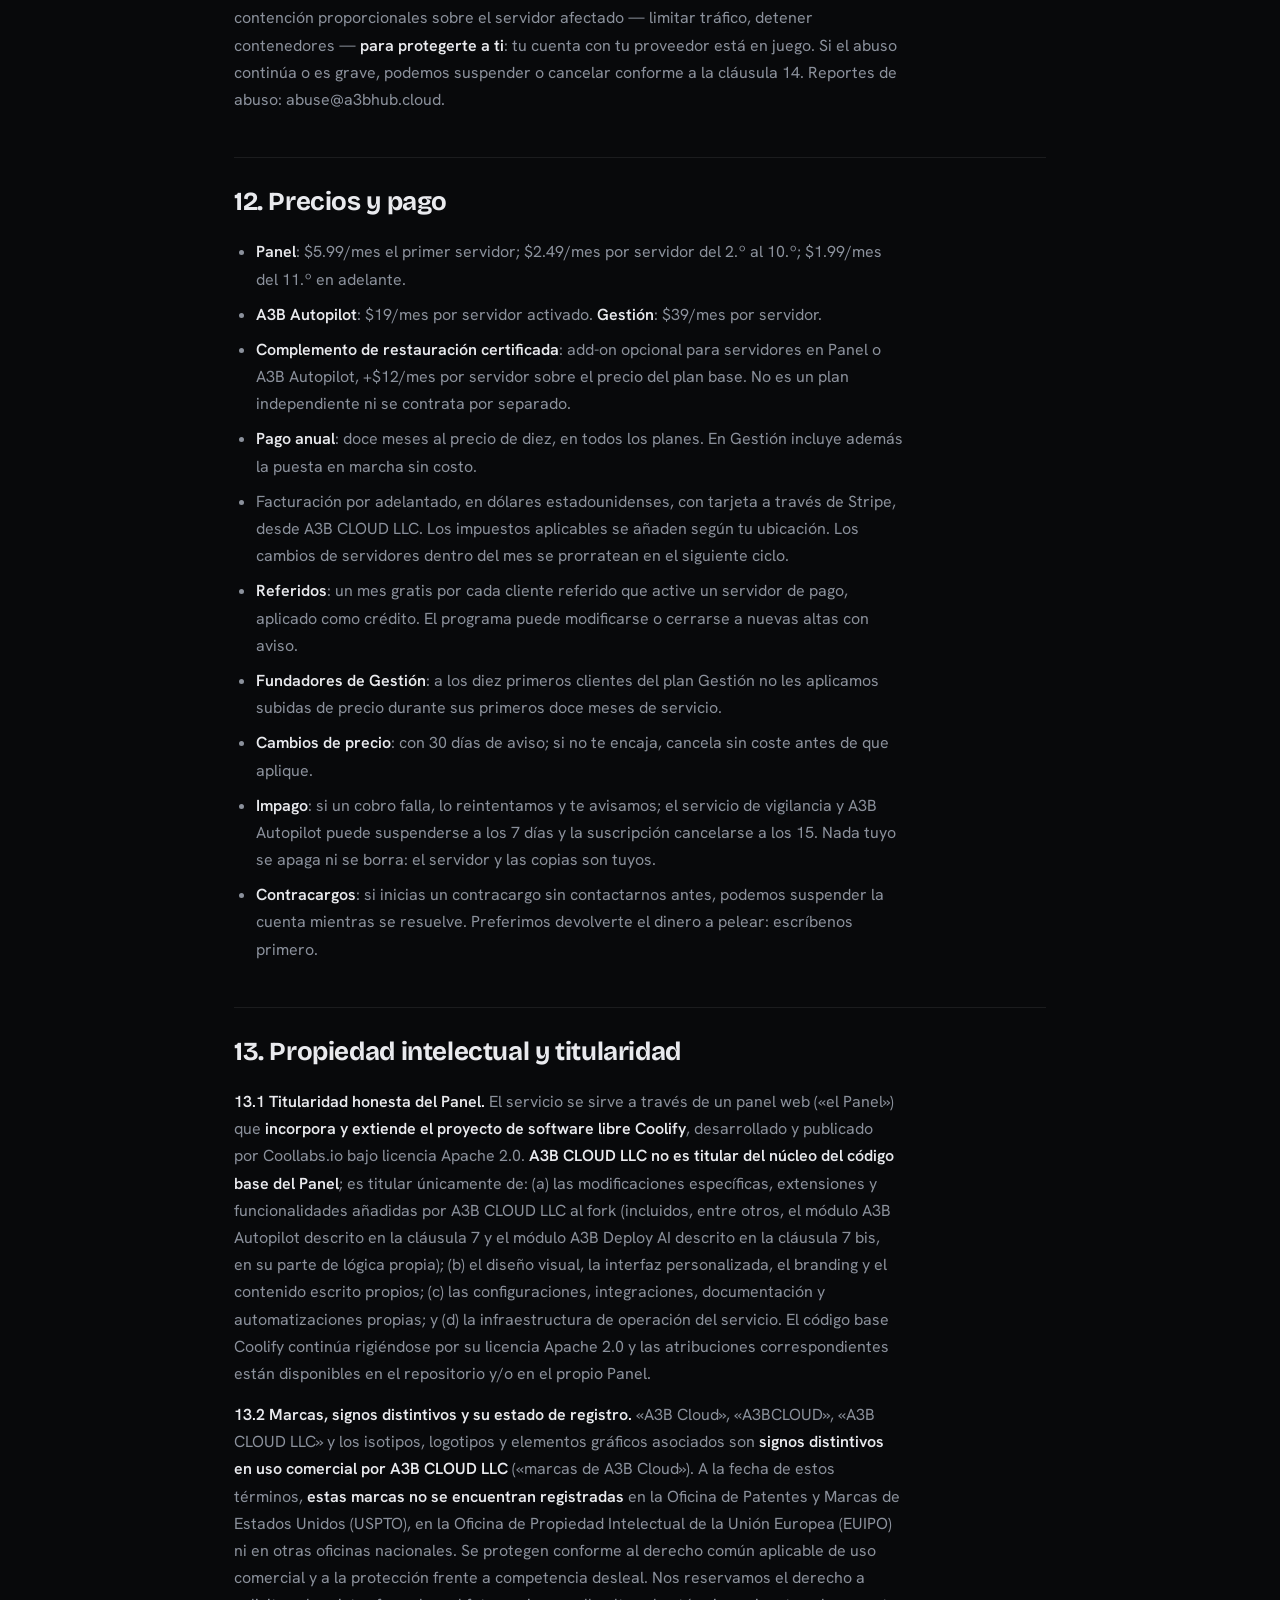
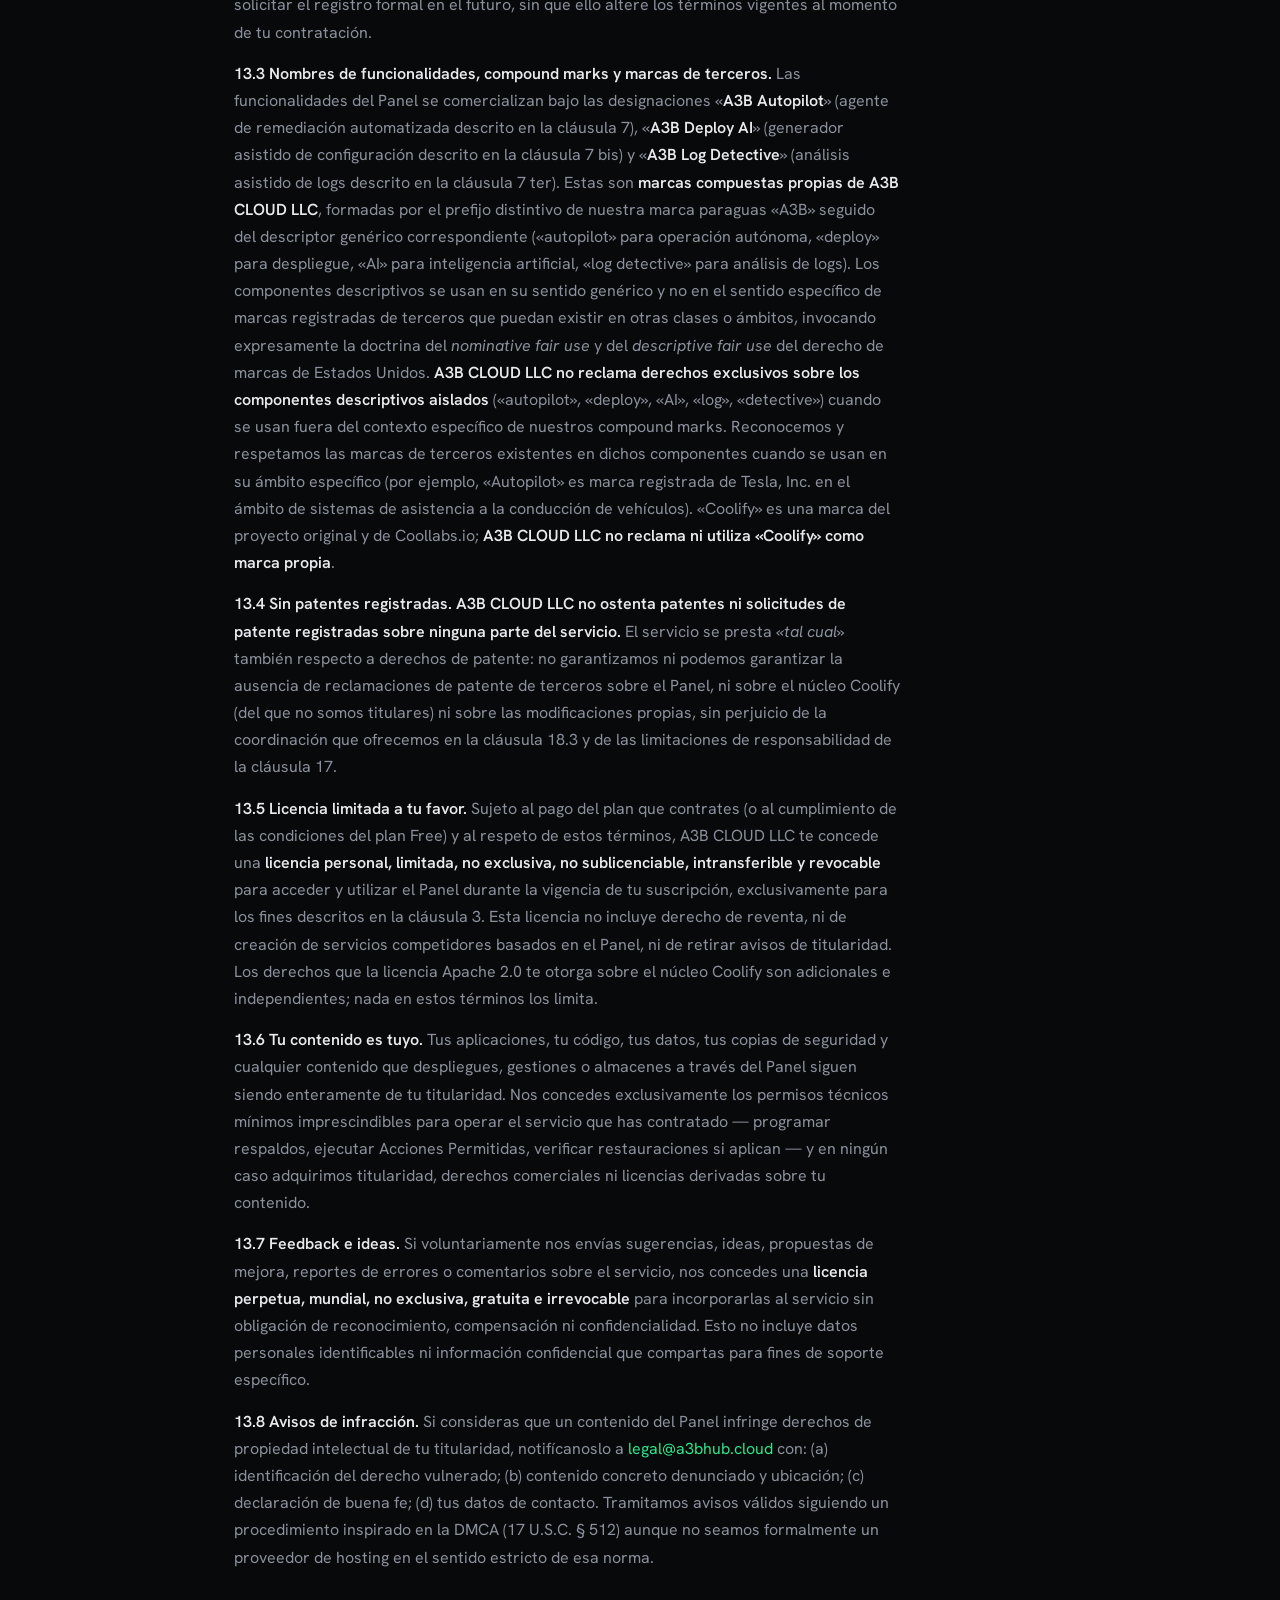
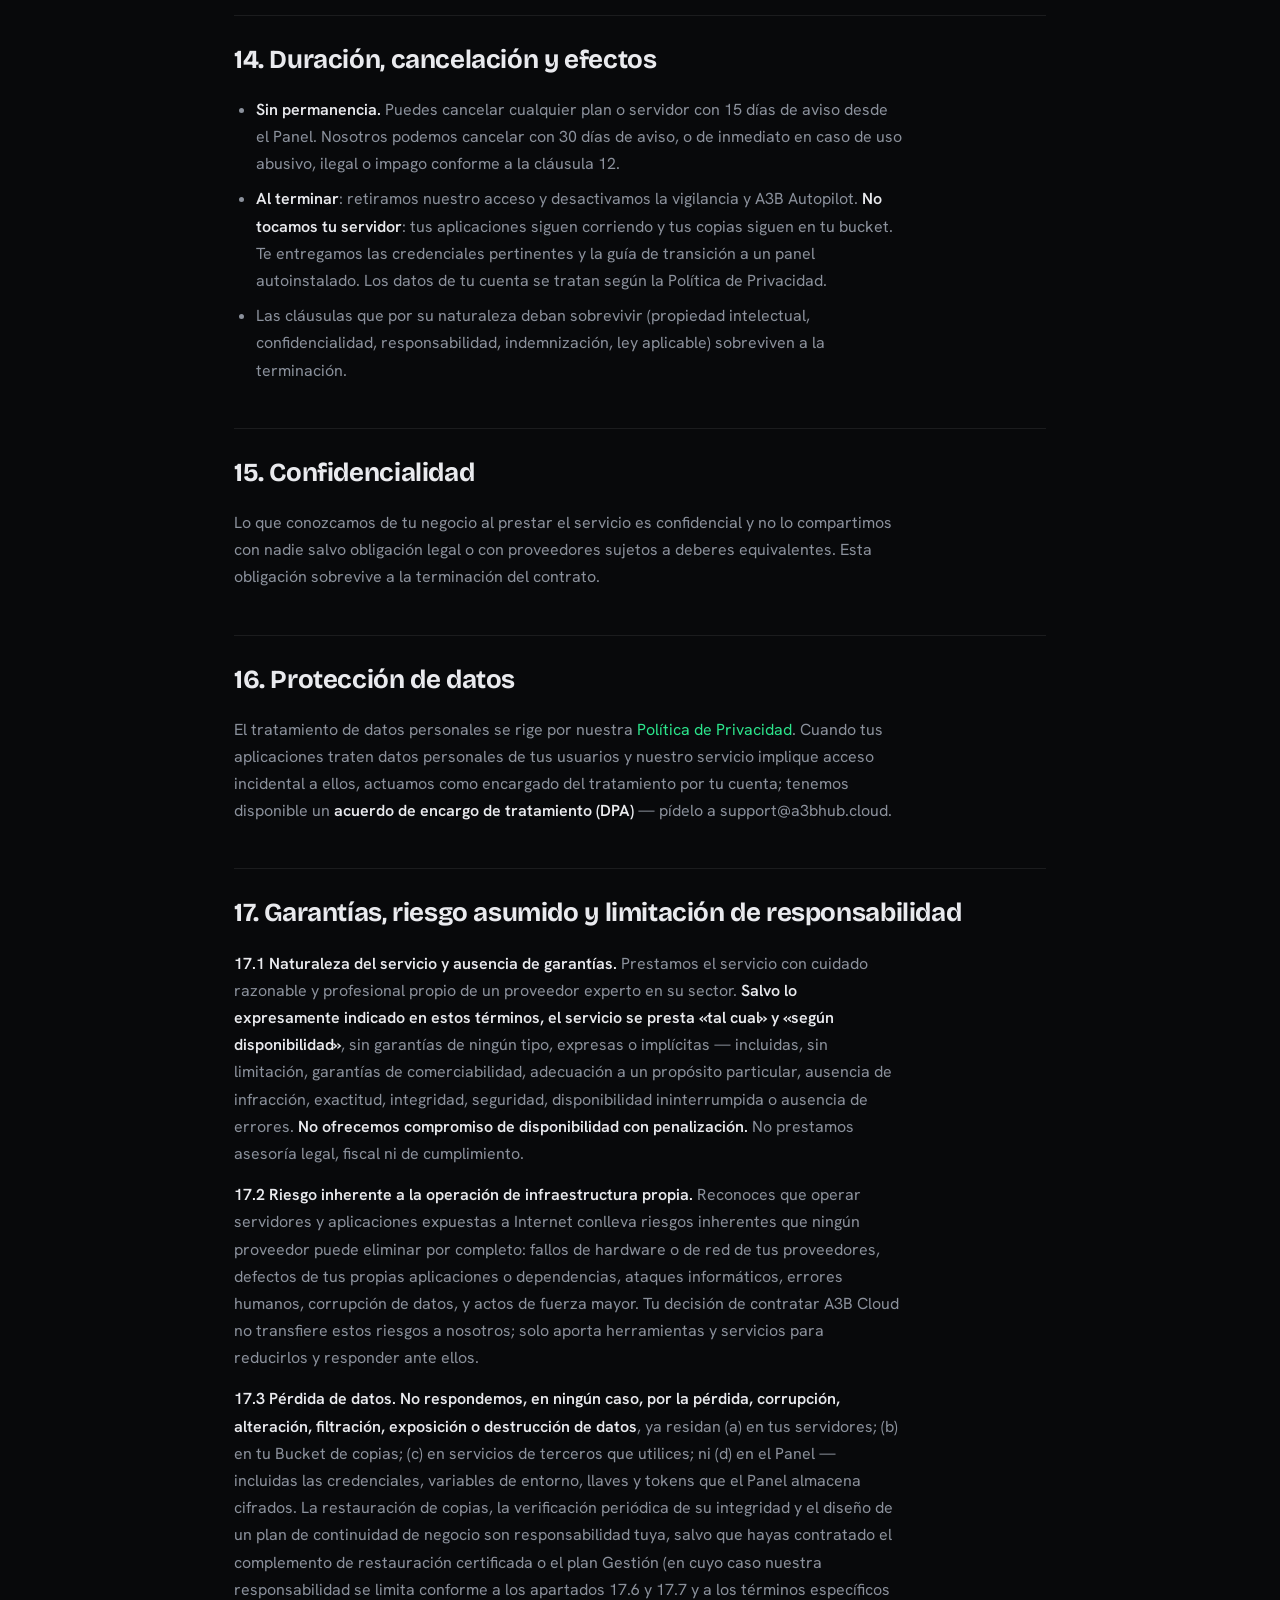
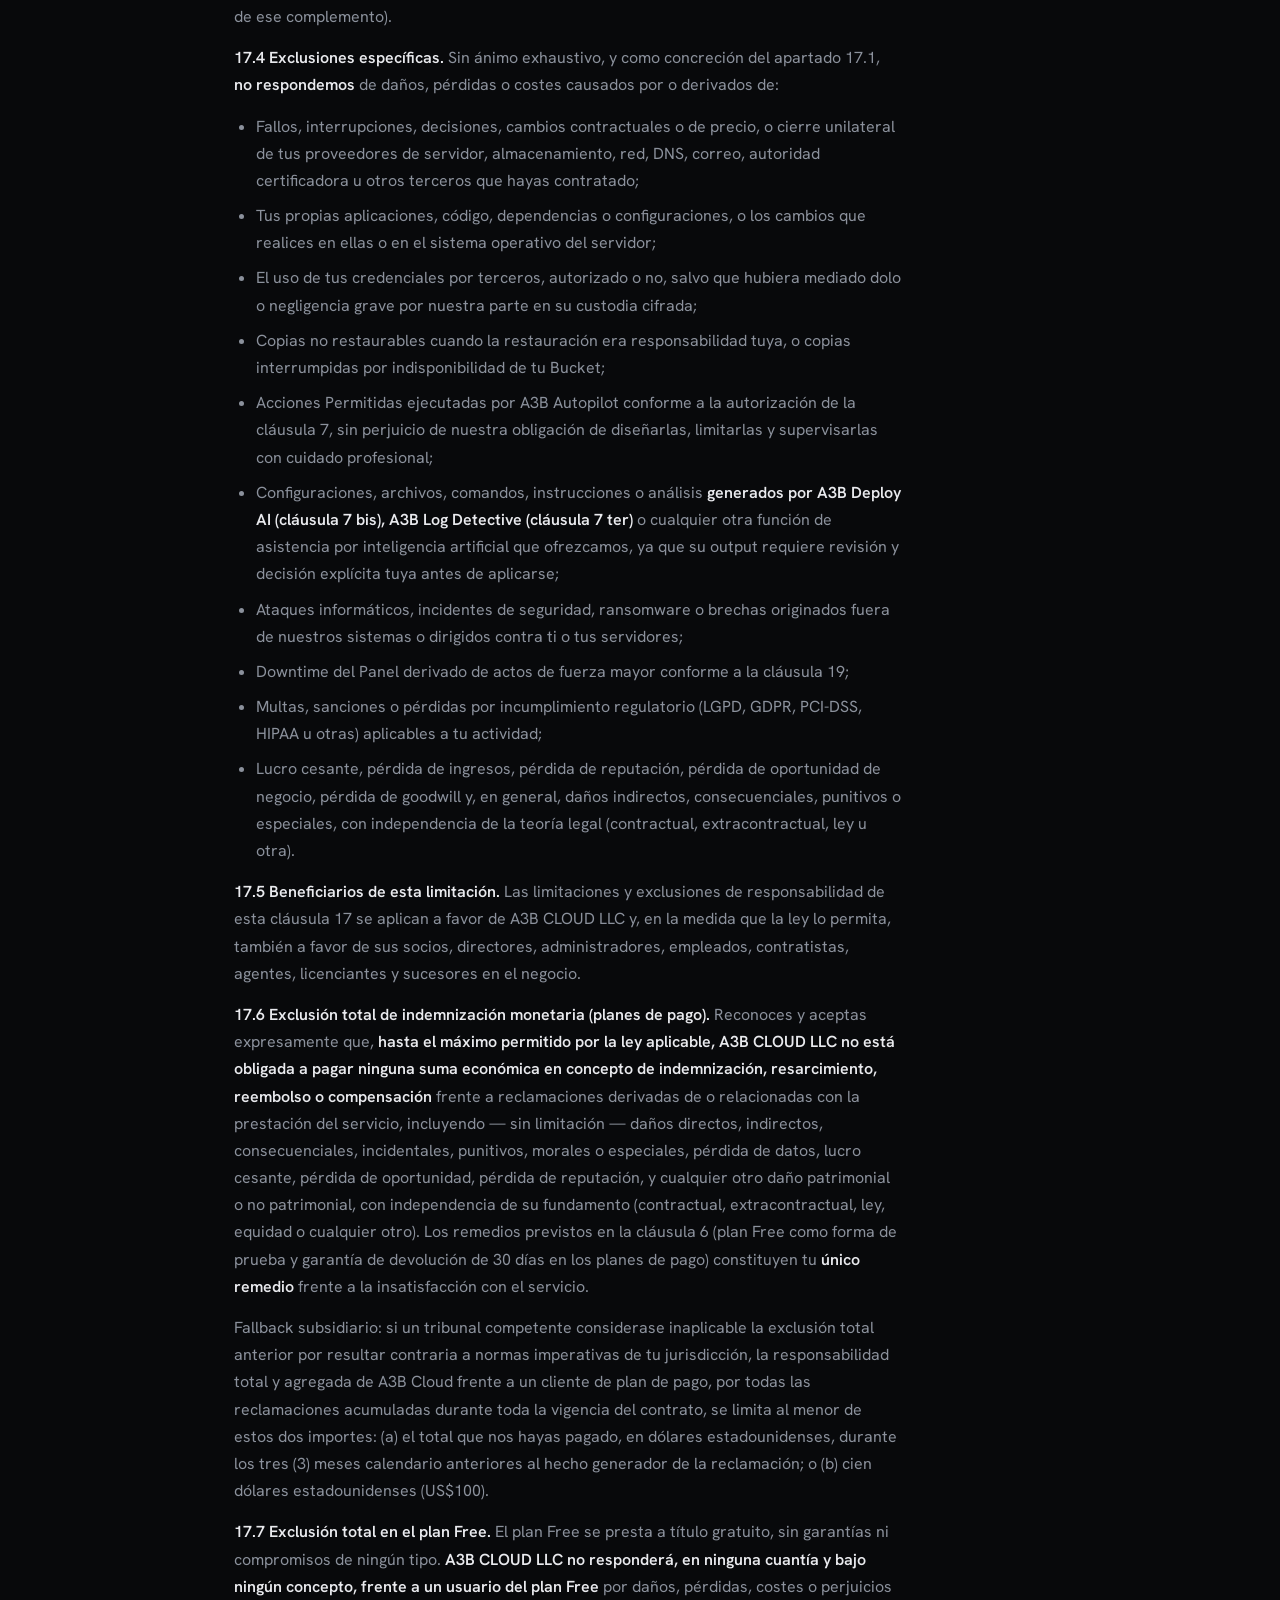
<file: terminos.html>
<!DOCTYPE html>
<html lang="es">
<head>
<meta charset="UTF-8">
<meta name="viewport" content="width=device-width, initial-scale=1">
<title>Términos del Servicio — A3B Cloud</title>
<meta name="description" content="Términos del servicio de A3B Cloud: planes Panel, A3B Autopilot y Gestión, copias hacia tu bucket, acciones automatizadas y condiciones completas.">
<meta name="theme-color" content="#0D1211">
<meta name="robots" content="index,follow">
<link rel="icon" type="image/svg+xml" href="assets/favicon.svg">
<link rel="icon" href="assets/favicon-32.png" sizes="32x32">
<link rel="apple-touch-icon" href="assets/apple-touch-icon-180.png">
<link rel="manifest" href="assets/site.webmanifest">
<link rel="preconnect" href="https://fonts.googleapis.com">
<link rel="preconnect" href="https://fonts.gstatic.com" crossorigin>
<link href="https://fonts.googleapis.com/css2?family=Bricolage+Grotesque:opsz,wght@12..96,600..800&family=Hanken+Grotesk:wght@400;500;600;700&family=JetBrains+Mono:wght@400;500;700&display=swap" rel="stylesheet">
<style>
:root{--bg:#08090b;--bg-2:#0d0f13;--surface:#111419;--surface-2:#171b22;--text:#e9eaee;--muted:#8b919c;--faint:#767d8a;--signal:#2ce58c;--signal-dim:#1d9c61;--danger:#ff5d5d;--amber:#ffb24d;--border:rgba(255,255,255,.08);--border-2:rgba(255,255,255,.14);--mono:"JetBrains Mono",ui-monospace,monospace;--disp:"Bricolage Grotesque",sans-serif;--body:"Hanken Grotesk",sans-serif}
*{margin:0;padding:0;box-sizing:border-box}
html{scroll-behavior:smooth}
body{background:var(--bg);color:var(--text);font-family:var(--body);font-size:16px;line-height:1.7;-webkit-font-smoothing:antialiased}
::selection{background:var(--signal);color:#04130b}
a{color:var(--signal);text-decoration:none}
a:hover{text-decoration:underline}
:focus-visible{outline:2px solid var(--signal);outline-offset:3px;border-radius:6px}
.wrap{max-width:860px;margin:0 auto;padding:0 24px}
header{position:sticky;top:0;z-index:50;backdrop-filter:blur(14px);background:rgba(8,9,11,.6);border-bottom:1px solid var(--border)}
.nav{display:flex;align-items:center;justify-content:space-between;height:68px;max-width:1160px;margin:0 auto;padding:0 24px}
.brand{display:flex;align-items:center;gap:11px;font-family:var(--disp);font-weight:800;font-size:17px;color:var(--text);letter-spacing:-.01em}
.brand:hover{text-decoration:none}
.brand img{width:30px;height:30px;display:block}
.brand span b{color:var(--signal)}
.nav-back{font-size:14px;color:var(--muted)}
.nav-back:hover{color:var(--text);text-decoration:none}
.doc-hero{padding:72px 0 40px;border-bottom:1px solid var(--border);background:radial-gradient(600px 300px at 80% 0%,rgba(44,229,140,.07),transparent 70%)}
.kicker{font-family:var(--mono);font-size:12px;letter-spacing:.1em;text-transform:uppercase;color:var(--signal)}
.doc-hero h1{font-family:var(--disp);font-weight:800;font-size:clamp(30px,5vw,46px);letter-spacing:-.03em;line-height:1.06;margin-top:14px}
.doc-meta{font-family:var(--mono);font-size:12px;color:var(--faint);margin-top:14px}
main{padding:48px 0 90px}
main h2{font-family:var(--disp);font-weight:700;font-size:clamp(20px,2.6vw,26px);letter-spacing:-.015em;margin:44px 0 14px;padding-top:22px;border-top:1px solid var(--border)}
main h2:first-child{border-top:none;margin-top:0;padding-top:0}
main h1{display:none}
main p{color:var(--muted);margin:14px 0;max-width:74ch}
main p strong,main li strong{color:var(--text);font-weight:600}
main ul,main ol{margin:14px 0 14px 22px;color:var(--muted);max-width:72ch}
main li{margin:8px 0}
main hr{border:0;border-top:1px solid var(--border);margin:36px 0}
main em{color:var(--muted)}
.table-scroll{overflow-x:auto;border:1px solid var(--border);border-radius:14px;margin:22px 0;background:var(--surface)}
main table{width:100%;border-collapse:collapse;min-width:640px;font-size:13.5px}
main th,main td{padding:12px 14px;text-align:left;border-bottom:1px solid var(--border);vertical-align:top;color:var(--muted)}
main th{font-family:var(--mono);font-size:10.5px;letter-spacing:.08em;text-transform:uppercase;color:var(--faint);background:rgba(255,255,255,.02);white-space:nowrap}
main td:first-child{color:var(--text)}
main tr:last-child td{border-bottom:none}
main code{font-family:var(--mono);font-size:.86em;background:var(--surface-2);border:1px solid var(--border);border-radius:6px;padding:1px 6px;color:var(--text)}
.tldr{border:1px solid rgba(44,229,140,.25);background:linear-gradient(180deg,rgba(44,229,140,.07),rgba(44,229,140,.015));border-radius:14px;padding:18px 22px;margin:10px 0 6px}
.tldr p{margin:0;color:var(--muted)}
footer{border-top:1px solid var(--border);padding:38px 0 48px;background:var(--bg-2)}
.foot{max-width:1160px;margin:0 auto;padding:0 24px;display:flex;justify-content:space-between;gap:20px;flex-wrap:wrap;align-items:center}
.foot-links{display:flex;gap:20px;flex-wrap:wrap}
.foot-links a{color:var(--muted);font-size:13.5px}
.foot-links a:hover{color:var(--text);text-decoration:none}
.foot-sub{font-family:var(--mono);font-size:11.5px;color:var(--faint)}
@media(max-width:640px){.doc-hero{padding:52px 0 32px} main{padding:36px 0 70px}}
</style>
</head>
<body>
<header>
  <div class="nav">
    <a class="brand" href="index.html"><img src="assets/icono-oscuro.svg" alt=""><span>A3B<b>&nbsp;Cloud</b></span></a>
    <a class="nav-back" href="index.html">← Volver al sitio</a>
  </div>
</header>
<section class="doc-hero">
  <div class="wrap">
    <span class="kicker">Documento legal</span>
    <h1>Términos del Servicio</h1>
    <p class="doc-meta">A3B CLOUD LLC · Versión 2.1 · Vigentes desde 10 de agosto de 2026</p>
  </div>
</section>
<main>
  <div class="wrap">
<h1>Términos del Servicio</h1>
<p><strong>A3B CLOUD LLC</strong> · Versión 2.1 · 10 de agosto de 2026</p>
<h2>1. Quiénes somos y qué aceptas</h2>
<p>Estos términos regulan los servicios de plataforma de despliegue, vigilancia y gestión de servidores que presta <strong>A3B CLOUD LLC</strong> («A3B Cloud», «nosotros»), sociedad constituida en el Estado de Delaware, Estados Unidos, a la persona o empresa que los contrata («tú», «el cliente»).</p>
<p>Crear una cuenta, iniciar una prueba, pagar o usar el servicio implica aceptar estos términos y la <a href="https://a3bhub.cloud/privacidad.html">Política de Privacidad</a>, que forma parte de ellos. Si contratas en nombre de una empresa, declaras tener autoridad para obligarla.</p>
<p>Debes ser mayor de 18 años para usar el servicio.</p>
<h2>1 bis. Aceptación consciente, mayoría de edad y renuncia de agravios</h2>
<p><strong>1 bis.1 Aceptación consciente.</strong> Al marcar la casilla de aceptación en el formulario de registro, al iniciar una prueba, al efectuar un pago, o al utilizar cualquier funcionalidad del servicio, <strong>declaras expresamente que has leído íntegramente estos términos y condiciones, la Política de Privacidad, la Política de Cookies y el Modelo de Responsabilidad Compartida</strong>, que has tenido tiempo suficiente para comprenderlos, que has consultado dudas si te han surgido y que <strong>los aceptas de forma libre, informada, consciente y voluntaria</strong>, sin que medie coacción, error, dolo ni vicio de consentimiento.</p>
<p><strong>1 bis.2 Mayoría de edad y capacidad.</strong> Declaras y garantizas que <strong>tienes al menos 18 años de edad cumplidos</strong>, que dispones de plena capacidad legal para contratar en tu jurisdicción, y que — si contratas en nombre de una persona jurídica — cuentas con poder de representación suficiente para obligarla en estos términos. Nos reservamos el derecho de solicitar en cualquier momento documentación acreditativa de la edad o de la representación, y a suspender o cancelar la cuenta si no se aporta o si resulta falsa.</p>
<p><strong>1 bis.3 Renuncia expresa a agravios futuros por hechos previstos.</strong> Al aceptar estos términos, <strong>renuncias expresamente a alegar como agravio, sorpresa o cláusula abusiva</strong> en el futuro cualquiera de los siguientes contenidos, sobre los que declaras haber sido explícitamente informado antes de contratar:</p>
<ul>
<li>la limitación o exclusión de responsabilidad prevista en la cláusula 17;</li>
<li>la ausencia de indemnización monetaria conforme a los apartados 17.6 y 17.7;</li>
<li>la naturaleza automatizada y las Acciones Permitidas del agente A3B Autopilot (cláusula 7);</li>
<li>el carácter beta y la ausencia de garantías sobre el output de A3B Deploy AI (cláusula 7 bis) y A3B Log Detective (cláusula 7 ter);</li>
<li>la política de inactividad y eliminación automática de datos del plan Free (cláusula 6);</li>
<li>la elección de ley aplicable y fuero conforme a la cláusula 21;</li>
<li>el modelo de responsabilidad compartida publicado en <a href="https://a3bhub.cloud/responsabilidad.html">a3bhub.cloud/responsabilidad.html</a>.</li>
</ul>
<p>Esta renuncia no se aplica a: (a) derechos irrenunciables reconocidos por la ley imperativa de tu país o estado de residencia; (b) hechos sobrevenidos que no fueran razonablemente previsibles al aceptar estos términos; ni (c) reclamaciones fundadas en dolo o negligencia grave por nuestra parte.</p>
<p><strong>1 bis.4 Evidencia de la aceptación.</strong> Conservamos evidencia de tu aceptación (correo electrónico, dirección IP real, agente de usuario del navegador, fecha, hora y versión del documento aceptado) conforme a lo descrito en la <a href="https://a3bhub.cloud/privacidad.html">Política de Privacidad</a>, sección 3. Podemos aportar esta evidencia como prueba en cualquier procedimiento en que la validez de tu consentimiento sea cuestionada.</p>
<h2>2. Definiciones</h2>
<ul>
<li><strong>Panel</strong>: la aplicación web alojada por A3B Cloud en la que gestionas tus servidores y despliegues.</li>
<li><strong>Servidor del Cliente</strong>: la máquina que tú contratas con tu proveedor de infraestructura y conectas al Panel. Es tuya y siempre lo será.</li>
<li><strong>Bucket del Cliente</strong>: el almacenamiento de objetos (R2, S3, B2 u otro compatible) que tú contratas y al que se envían tus copias de seguridad.</li>
<li><strong>A3B Autopilot</strong>: el agente automatizado que, en los servidores donde lo actives, diagnostica incidentes y ejecuta Acciones Permitidas.</li>
<li><strong>Acciones Permitidas</strong>: la lista cerrada de acciones operativas que A3B Autopilot puede ejecutar, publicada en el Panel.</li>
<li><strong>Registro</strong>: el historial de comprobaciones, incidentes y acciones, visible en tu Panel.</li>
<li><strong>Planes</strong>: Panel, A3B Autopilot y Gestión, según se describen en la cláusula 4.</li>
</ul>
<h2>3. Descripción del servicio y arquitectura</h2>
<p>El servicio consiste en: (a) acceso al Panel para desplegar y administrar aplicaciones en tus servidores; (b) programación de copias de seguridad de tus bases de datos hacia tu Bucket; (c) vigilancia externa de tus servidores y aplicaciones con avisos; (d) opcionalmente, y solo en los planes de pago, remediación automatizada mediante A3B Autopilot (cláusula 7); (e) opcionalmente, generación asistida de configuración de despliegue mediante A3B Deploy AI (cláusula 7 bis); (f) opcionalmente, análisis asistido de logs mediante A3B Log Detective (cláusula 7 ter); y (g) en el plan Gestión, servicios de intervención humana.</p>
<p><strong>La arquitectura es deliberada y conviene entenderla:</strong> el Panel es nuestro servicio alojado; <strong>tus aplicaciones, tus datos y tus copias residen en tu servidor y en tu bucket</strong>, contratados por ti con terceros. No alojamos tu contenido, no revendemos infraestructura y no somos tu proveedor de alojamiento. No respondemos de las caídas, precios o decisiones de tus proveedores.</p>
<p>Consecuencia práctica: si dejas el servicio, tus contenedores siguen corriendo y tus copias siguen en tu bucket. Perderías el acceso al Panel; para ese caso te entregamos una guía de transición a un panel de software libre autoinstalado (cláusula 13).</p>
<h2>4. Planes, complementos y combinación</h2>
<ul>
<li><strong>Free</strong> («prueba la plataforma»): plan de coste cero, perpetuo mientras esté activo, para conectar <strong>un (1) servidor</strong> propio y familiarizarse con el Panel. Incluye despliegues manuales ilimitados, avisos por correo y acceso a la comunidad. <strong>No incluye</strong> copias de seguridad hacia tu Bucket, vigilancia horaria externa, A3B Autopilot, roles de equipo ni soporte prioritario. Los tokens de API en este plan se limitan a <strong>dos (2) tokens activos simultáneos</strong>, con permisos de solo lectura (<code>read</code>) y despliegue (<code>deploy</code>) — sin permisos de escritura ni acceso a datos sensibles — y <strong>expiración obligatoria de hasta noventa (90) días</strong> con rotación forzada; para tokens sin este cap, actualiza a Panel o superior. La disponibilidad, la evolución y las condiciones del plan Free se prestan <strong>sin garantías</strong>, sin objetivos de nivel de servicio, y podemos modificarlas o interrumpirlas con un preaviso razonable de <strong>30 días</strong> por correo. La sección 14 (Suspensión y cancelación) y la política de inactividad de la cláusula 6 son de aplicación específica a este plan.</li>
<li><strong>Panel</strong> («te avisamos»): acceso completo al Panel, despliegues ilimitados, copias diarias hacia tu Bucket, vigilancia horaria externa, avisos, página de estado, informes de disponibilidad y soporte por email de lunes a viernes. La administración del sistema operativo y del servidor es responsabilidad tuya.</li>
<li><strong>A3B Autopilot</strong> («lo resolvemos, autónomo»): todo lo del Panel más el agente de remediación automatizada 24/7 descrito en la cláusula 7, por cada servidor donde lo actives.</li>
<li><strong>Gestión</strong> («nosotros, con manos»): todo lo de A3B Autopilot más, por cada servidor contratado: configuración endurecida inicial, aplicación de parches de seguridad, restauración mensual de prueba con certificado escrito, migración inicial de hasta tres (3) aplicaciones, revisión trimestral de salud, simulacro anual de recuperación y línea directa de soporte de lunes a viernes.</li>
<li><strong>Complemento de restauración certificada</strong>: disponible para servidores en Panel o A3B Autopilot; ejecuta la restauración mensual de prueba con certificado descrita en la cláusula 8.</li>
<li>Los planes de pago se contratan <strong>por servidor</strong> y son combinables dentro de una misma cuenta. El plan Free se limita a un único servidor por cuenta y no combina con otros planes en la misma máquina.</li>
</ul>
<h2>5. Beneficios incluidos y su alcance</h2>
<p>Los beneficios «de serie» (equipos ilimitados, página de estado, informes, avisos de dominio y TLS, alertas de recursos, comunidad, facturación desde A3B CLOUD LLC) forman parte del servicio y pueden evolucionar. Los servicios acotados de Gestión tienen los límites indicados: la migración inicial cubre hasta 3 aplicaciones dentro de la puesta en marcha (adicionales, previa cotización); la revisión de salud es trimestral; el simulacro de recuperación es anual por servidor.</p>
<h2>6. Prueba, garantía y alta</h2>
<ul>
<li><strong>Plan Free</strong> (perpetuo, sin tarjeta): el propio plan gratuito es la forma de probar la plataforma. Incluye panel completo con 1 servidor, despliegues ilimitados y avisos por email; sin período de prueba en los planes de pago.</li>
<li><strong>Garantía de devolución 30 días</strong> (Panel, A3B Autopilot y Gestión): si en los primeros 30 días desde la primera contratación el servicio no te convence, te devolvemos la primera cuota íntegra, sin preguntas. Aplica una vez por cliente y no cubre el costo de tu infraestructura ni cargos por consumo variable.</li>
<li><strong>Puesta en marcha de Gestión</strong>: $49 por servidor, pago único, gratuita con contratación anual.</li>
<li><strong>Inactividad del plan Free</strong>: si el servidor conectado a una cuenta Free permanece inaccesible desde el Panel durante <strong>60 días consecutivos</strong>, suspenderemos automáticamente cualquier automatización activa y te lo notificaremos. Si la inaccesibilidad continúa durante <strong>120 días consecutivos</strong>, marcaremos la cuenta y su configuración para eliminación conforme a la sección 9 de la Política de Privacidad. Puedes reactivar tu servidor en cualquier momento antes de esos plazos para reiniciar el conteo. Esta política solo aplica al plan Free; los servidores de pago se rigen por la cláusula 12 (suspensión por impago) y por la cláusula 14 (cancelación).</li>
</ul>
<h2>7. A3B Autopilot: autorización de acciones automatizadas</h2>
<p>Esta cláusula es la más importante del plan A3B Autopilot; léela completa.</p>
<p><strong>Autorización.</strong> Al activar A3B Autopilot en un servidor, nos autorizas expresamente a que un agente automatizado ejecute en ese servidor, sin intervención humana previa y en cualquier momento, las Acciones Permitidas publicadas en tu Panel, cuando la vigilancia detecte un incidente.</p>
<p><strong>Límites por diseño.</strong> El agente: (a) solo puede ejecutar Acciones Permitidas — la lista es cerrada y visible en tu Panel antes de activar el servicio; (b) no modifica tu código, no escribe en tus bases de datos, no lee el contenido de tus aplicaciones y no elimina datos; (c) verifica el resultado tras cada acción y, si el incidente persiste o excede la lista, se detiene y escala a soporte humano; (d) está sujeto a un límite de acciones por hora; (e) registra cada diagnóstico y acción, con hora y resultado, en tu Registro.</p>
<p><strong>Tu control.</strong> Puedes desactivar A3B Autopilot por servidor, en cualquier momento y con efecto inmediato, desde el Panel.</p>
<p><strong>Naturaleza del servicio.</strong> A3B Autopilot utiliza sistemas de inteligencia artificial. Ponemos cuidado profesional en su diseño y supervisión, pero <strong>no garantizamos que resuelva todos los incidentes ni que cada diagnóstico sea correcto</strong>. Las acciones se limitan deliberadamente a operaciones reversibles y de bajo riesgo. La supervisión humana se presta de lunes a viernes.</p>
<p><strong>Cambios en la lista.</strong> Podemos añadir Acciones Permitidas avisándote con 15 días; las nuevas acciones no se ejecutan en tus servidores hasta vencido ese plazo, y puedes excluirlas desde el Panel. La retirada de acciones puede ser inmediata.</p>
<h2>7 bis. A3B Deploy AI: generación asistida de configuración (beta)</h2>
<p><strong>Descripción.</strong> El Panel incluye una función experimental que permite describir en lenguaje natural una aplicación y obtener un borrador de configuración de despliegue — un archivo <code>Dockerfile</code>, un <code>docker-compose.yml</code>, un listado sugerido de variables de entorno y notas de configuración — generado con un modelo de lenguaje de un tercer proveedor (actualmente <strong>Anthropic</strong>, vía su API comercial).</p>
<p><strong>Naturaleza del output.</strong> El resultado se <strong>muestra en pantalla para tu revisión</strong>; el Panel <strong>no despliega automáticamente</strong> ninguna configuración generada por esta función. Cualquier despliegue posterior parte de una acción explícita tuya.</p>
<p><strong>Sin garantías sobre el output.</strong> Los modelos generativos pueden producir configuraciones incompletas, incorrectas, inseguras o que no reflejen las mejores prácticas de tu stack específico. <strong>No garantizamos</strong> que el output sea funcional, que respete las políticas de tu organización, que cumpla con las licencias del software de terceros que referencia, ni que sea apto para producción. Debes revisar cada configuración antes de desplegarla y <strong>eres el único responsable</strong> de las decisiones que tomes con base en ella y de sus consecuencias sobre tus servidores, tus datos y tus usuarios.</p>
<p><strong>Datos enviados al proveedor de IA.</strong> Al usar A3B Deploy AI, el texto que introduces se transmite al proveedor de IA para generar la respuesta. Recomendamos <strong>no incluir secretos</strong> (contraseñas, claves API, tokens), <strong>datos personales identificables</strong> de terceros ni información confidencial de tu organización en la descripción. La política de tratamiento de estos datos por parte del proveedor de IA se describe en la sección 5 de la Política de Privacidad. Conforme a los términos comerciales de la API de nuestro proveedor, tus datos no se usan para entrenar sus modelos.</p>
<p><strong>Registro de uso.</strong> Cada solicitud y su resultado quedan en tu Registro. Podemos aplicar límites de uso justo y desactivar la función para cuentas específicas si detectamos abuso.</p>
<p><strong>Cambios y disponibilidad.</strong> Por ser una función en fase beta, podemos modificarla, restringirla o retirarla en cualquier momento con preaviso razonable en el Panel. Ninguna cláusula de este contrato debe interpretarse como un compromiso de continuidad de esta función específica.</p>

<h2>7 ter. A3B Log Detective: análisis asistido de logs</h2>
<p><strong>Descripción.</strong> El Panel incluye una función que permite consultar en lenguaje natural sobre los logs de tus containers y obtener un análisis — diagnóstico, evidencia citada y recomendación — generado con un modelo de lenguaje de un tercer proveedor (actualmente <strong>Anthropic</strong>, vía su API comercial). El análisis se puede pedir de forma interactiva desde la vista de logs, se dispara de forma automática tras cada incidente detectado por A3B Autopilot, o se recibe como resumen semanal por correo en los planes que lo incluyen.</p>
<p><strong>Redacción de secretos antes del envío.</strong> Antes de enviar los logs al proveedor de IA, aplicamos un filtro de redacción que reemplaza patrones comunes de credenciales por <code>[REDACTED]</code>: variables de entorno con nombres sensibles (TOKEN, KEY, SECRET, PASSWORD, CREDENTIAL, APIKEY, DSN), claves de proveedores conocidos (AWS, Stripe, GitHub, GitLab, Slack, Cloudflare, Google, Twilio, OpenAI, Anthropic), tokens JWT, cabeceras Authorization, credenciales en URLs y direcciones de correo (opcional, por defecto activo). Este filtro es <strong>defensa razonable, no garantía exhaustiva</strong>: si tu aplicación registra secretos en un formato no cubierto por los patrones, pueden llegar al proveedor de IA. Es tu responsabilidad no incluir credenciales sensibles en los logs de tus aplicaciones en primer lugar.</p>
<p><strong>Naturaleza del output.</strong> El resultado se muestra en pantalla para tu revisión; el Panel <strong>no ejecuta ninguna acción sobre tus servidores a partir del análisis</strong>. Cualquier remediación posterior parte de una acción explícita tuya o, en su caso, de las Acciones Permitidas de A3B Autopilot (cláusula 7), que son un conjunto cerrado y auditable independiente de este análisis.</p>
<p><strong>Sin garantías sobre el output.</strong> Los modelos generativos pueden producir diagnósticos incorrectos, incompletos o engañosos. <strong>No garantizamos</strong> que el análisis identifique correctamente la causa raíz, que la recomendación sea apta para tu contexto ni que sea segura de aplicar. Debes contrastar cada análisis con los logs originales y <strong>eres el único responsable</strong> de las decisiones que tomes con base en él.</p>
<p><strong>Datos enviados al proveedor de IA.</strong> Además de los logs redactados, enviamos metadatos operativos (nombre y OS del servidor, nombre del container, rango temporal) y tu pregunta en lenguaje natural. La política de tratamiento por parte del proveedor de IA se describe en la sección 5 de la Política de Privacidad. Conforme a los términos comerciales de la API de nuestro proveedor, tus datos no se usan para entrenar sus modelos.</p>
<p><strong>Registro y límites de uso.</strong> Cada consulta queda registrada en tu Panel con tokens consumidos, coste y modelo utilizado. Aplicamos límites por plan (10 consultas diarias en Panel, sin límite práctico en A3B Autopilot y Gestión) y un tope horario global por cuenta para prevenir abuso. Podemos ajustar estos límites con preaviso razonable si evolucionan los costes del proveedor de IA.</p>
<p><strong>Cambios y disponibilidad.</strong> Podemos modificar el modelo utilizado, las políticas de redacción, los límites y la disponibilidad de esta función con preaviso razonable en el Panel. Ninguna cláusula de este contrato debe interpretarse como un compromiso de continuidad de esta función específica.</p>

<h2>8. Copias de seguridad: herramienta nuestra, copias tuyas</h2>
<ul>
<li>El Panel programa copias diarias de las bases de datos gestionadas, comprimidas y cifradas, <strong>hacia tu Bucket</strong>: tus credenciales, tu proveedor, tu costo.</li>
<li><strong>Las copias son tuyas y no las almacenamos.</strong> Para ejecutar los respaldos, el Panel guarda de forma cifrada las credenciales de tu Bucket y las claves de cifrado; se usan exclusivamente para operar el servicio.</li>
<li>Nosotros vigilamos que cada copia se complete y te avisamos si falla. <strong>Restaurar tus copias y comprobarlas periódicamente es responsabilidad tuya</strong>, salvo que contrates el complemento de restauración certificada o el plan Gestión, en cuyo caso ejecutamos una restauración de prueba mensual — incluida la verificación de descifrado — y te entregamos el resultado por escrito, sea cual sea.</li>
<li>No cubrimos: archivos fuera de las bases de datos gestionadas, volúmenes creados por tu cuenta, ni datos en servicios externos. Si tienes datos críticos fuera, configúralos tú o pídenos ayuda en Gestión.</li>
<li>Mantener tu Bucket operativo y pagado es responsabilidad tuya: si tu proveedor de almacenamiento suspende tu cuenta, tus copias dejan de existir y no podemos evitarlo.</li>
</ul>
<h2>9. Acceso a tu servidor</h2>
<p>Para prestar el servicio necesitamos acceso administrativo a los servidores que conectes. Al conectarlos nos lo autorizas, con estos límites: lo usamos solo para prestar el servicio descrito; no accedemos al contenido de tus aplicaciones salvo que sea imprescindible para resolver una incidencia que nos comuniques o para los servicios de restauración contratados; y puedes revocarlo cuando quieras (lo que impide prestar el servicio en ese servidor). Tú conservas tu propio acceso administrativo en todo momento: <strong>nunca seremos el único administrador de tu máquina.</strong></p>
<h2>10. Tus obligaciones</h2>
<ul>
<li>Pagar conforme a la cláusula 12 y mantener al corriente tus cuentas con tus proveedores de servidor y almacenamiento.</li>
<li>Custodiar tus credenciales de acceso al Panel; activa la verificación en dos pasos. Eres responsable de la actividad realizada desde tu cuenta.</li>
<li>Indicarnos los dominios y aplicaciones a vigilar, y mantener actualizada tu información de contacto para avisos.</li>
<li>En el plan Panel, administrar tu servidor (sistema operativo, actualizaciones) con diligencia razonable.</li>
<li>Cumplir la política de uso aceptable de la cláusula 11.</li>
</ul>
<h2>11. Uso aceptable</h2>
<p>No puedes usar el servicio, ni servidores conectados a él, para: actividades ilegales; envío masivo de correo no solicitado; phishing, malware o ataques a terceros; minería de criptomonedas no declarada; vulneración de derechos de terceros; alojamiento de contenido ilícito; eludir sanciones o controles de exportación de EE. UU. aplicables; ni para revender el servicio sin acuerdo escrito con nosotros.</p>
<p>Si detectamos un uso abusivo, te avisamos de inmediato y podemos tomar medidas de contención proporcionales sobre el servidor afectado — limitar tráfico, detener contenedores — <strong>para protegerte a ti</strong>: tu cuenta con tu proveedor está en juego. Si el abuso continúa o es grave, podemos suspender o cancelar conforme a la cláusula 14. Reportes de abuso: abuse@a3bhub.cloud.</p>
<h2>12. Precios y pago</h2>
<ul>
<li><strong>Panel</strong>: $5.99/mes el primer servidor; $2.49/mes por servidor del 2.º al 10.º; $1.99/mes del 11.º en adelante.</li>
<li><strong>A3B Autopilot</strong>: $19/mes por servidor activado. <strong>Gestión</strong>: $39/mes por servidor.</li>
<li><strong>Complemento de restauración certificada</strong>: add-on opcional para servidores en Panel o A3B Autopilot, +$12/mes por servidor sobre el precio del plan base. No es un plan independiente ni se contrata por separado.</li>
<li><strong>Pago anual</strong>: doce meses al precio de diez, en todos los planes. En Gestión incluye además la puesta en marcha sin costo.</li>
<li>Facturación por adelantado, en dólares estadounidenses, con tarjeta a través de Stripe, desde A3B CLOUD LLC. Los impuestos aplicables se añaden según tu ubicación. Los cambios de servidores dentro del mes se prorratean en el siguiente ciclo.</li>
<li><strong>Referidos</strong>: un mes gratis por cada cliente referido que active un servidor de pago, aplicado como crédito. El programa puede modificarse o cerrarse a nuevas altas con aviso.</li>
<li><strong>Fundadores de Gestión</strong>: a los diez primeros clientes del plan Gestión no les aplicamos subidas de precio durante sus primeros doce meses de servicio.</li>
<li><strong>Cambios de precio</strong>: con 30 días de aviso; si no te encaja, cancela sin coste antes de que aplique.</li>
<li><strong>Impago</strong>: si un cobro falla, lo reintentamos y te avisamos; el servicio de vigilancia y A3B Autopilot puede suspenderse a los 7 días y la suscripción cancelarse a los 15. Nada tuyo se apaga ni se borra: el servidor y las copias son tuyos.</li>
<li><strong>Contracargos</strong>: si inicias un contracargo sin contactarnos antes, podemos suspender la cuenta mientras se resuelve. Preferimos devolverte el dinero a pelear: escríbenos primero.</li>
</ul>
<h2>13. Propiedad intelectual y titularidad</h2>
<p><strong>13.1 Titularidad honesta del Panel.</strong> El servicio se sirve a través de un panel web («el Panel») que <strong>incorpora y extiende el proyecto de software libre Coolify</strong>, desarrollado y publicado por Coollabs.io bajo licencia Apache 2.0. <strong>A3B CLOUD LLC no es titular del núcleo del código base del Panel</strong>; es titular únicamente de: (a) las modificaciones específicas, extensiones y funcionalidades añadidas por A3B CLOUD LLC al fork (incluidos, entre otros, el módulo A3B Autopilot descrito en la cláusula 7 y el módulo A3B Deploy AI descrito en la cláusula 7 bis, en su parte de lógica propia); (b) el diseño visual, la interfaz personalizada, el branding y el contenido escrito propios; (c) las configuraciones, integraciones, documentación y automatizaciones propias; y (d) la infraestructura de operación del servicio. El código base Coolify continúa rigiéndose por su licencia Apache 2.0 y las atribuciones correspondientes están disponibles en el repositorio y/o en el propio Panel.</p>
<p><strong>13.2 Marcas, signos distintivos y su estado de registro.</strong> «A3B Cloud», «A3BCLOUD», «A3B CLOUD LLC» y los isotipos, logotipos y elementos gráficos asociados son <strong>signos distintivos en uso comercial por A3B CLOUD LLC</strong> («marcas de A3B Cloud»). A la fecha de estos términos, <strong>estas marcas no se encuentran registradas</strong> en la Oficina de Patentes y Marcas de Estados Unidos (USPTO), en la Oficina de Propiedad Intelectual de la Unión Europea (EUIPO) ni en otras oficinas nacionales. Se protegen conforme al derecho común aplicable de uso comercial y a la protección frente a competencia desleal. Nos reservamos el derecho a solicitar el registro formal en el futuro, sin que ello altere los términos vigentes al momento de tu contratación.</p>
<p><strong>13.3 Nombres de funcionalidades, compound marks y marcas de terceros.</strong> Las funcionalidades del Panel se comercializan bajo las designaciones «<strong>A3B Autopilot</strong>» (agente de remediación automatizada descrito en la cláusula 7), «<strong>A3B Deploy AI</strong>» (generador asistido de configuración descrito en la cláusula 7 bis) y «<strong>A3B Log Detective</strong>» (análisis asistido de logs descrito en la cláusula 7 ter). Estas son <strong>marcas compuestas propias de A3B CLOUD LLC</strong>, formadas por el prefijo distintivo de nuestra marca paraguas «A3B» seguido del descriptor genérico correspondiente («autopilot» para operación autónoma, «deploy» para despliegue, «AI» para inteligencia artificial, «log detective» para análisis de logs). Los componentes descriptivos se usan en su sentido genérico y no en el sentido específico de marcas registradas de terceros que puedan existir en otras clases o ámbitos, invocando expresamente la doctrina del <em>nominative fair use</em> y del <em>descriptive fair use</em> del derecho de marcas de Estados Unidos. <strong>A3B CLOUD LLC no reclama derechos exclusivos sobre los componentes descriptivos aislados</strong> («autopilot», «deploy», «AI», «log», «detective») cuando se usan fuera del contexto específico de nuestros compound marks. Reconocemos y respetamos las marcas de terceros existentes en dichos componentes cuando se usan en su ámbito específico (por ejemplo, «Autopilot» es marca registrada de Tesla, Inc. en el ámbito de sistemas de asistencia a la conducción de vehículos). «Coolify» es una marca del proyecto original y de Coollabs.io; <strong>A3B CLOUD LLC no reclama ni utiliza «Coolify» como marca propia</strong>.</p>
<p><strong>13.4 Sin patentes registradas.</strong> <strong>A3B CLOUD LLC no ostenta patentes ni solicitudes de patente registradas sobre ninguna parte del servicio.</strong> El servicio se presta <em>«tal cual»</em> también respecto a derechos de patente: no garantizamos ni podemos garantizar la ausencia de reclamaciones de patente de terceros sobre el Panel, ni sobre el núcleo Coolify (del que no somos titulares) ni sobre las modificaciones propias, sin perjuicio de la coordinación que ofrecemos en la cláusula 18.3 y de las limitaciones de responsabilidad de la cláusula 17.</p>
<p><strong>13.5 Licencia limitada a tu favor.</strong> Sujeto al pago del plan que contrates (o al cumplimiento de las condiciones del plan Free) y al respeto de estos términos, A3B CLOUD LLC te concede una <strong>licencia personal, limitada, no exclusiva, no sublicenciable, intransferible y revocable</strong> para acceder y utilizar el Panel durante la vigencia de tu suscripción, exclusivamente para los fines descritos en la cláusula 3. Esta licencia no incluye derecho de reventa, ni de creación de servicios competidores basados en el Panel, ni de retirar avisos de titularidad. Los derechos que la licencia Apache 2.0 te otorga sobre el núcleo Coolify son adicionales e independientes; nada en estos términos los limita.</p>
<p><strong>13.6 Tu contenido es tuyo.</strong> Tus aplicaciones, tu código, tus datos, tus copias de seguridad y cualquier contenido que despliegues, gestiones o almacenes a través del Panel siguen siendo enteramente de tu titularidad. Nos concedes exclusivamente los permisos técnicos mínimos imprescindibles para operar el servicio que has contratado — programar respaldos, ejecutar Acciones Permitidas, verificar restauraciones si aplican — y en ningún caso adquirimos titularidad, derechos comerciales ni licencias derivadas sobre tu contenido.</p>
<p><strong>13.7 Feedback e ideas.</strong> Si voluntariamente nos envías sugerencias, ideas, propuestas de mejora, reportes de errores o comentarios sobre el servicio, nos concedes una <strong>licencia perpetua, mundial, no exclusiva, gratuita e irrevocable</strong> para incorporarlas al servicio sin obligación de reconocimiento, compensación ni confidencialidad. Esto no incluye datos personales identificables ni información confidencial que compartas para fines de soporte específico.</p>
<p><strong>13.8 Avisos de infracción.</strong> Si consideras que un contenido del Panel infringe derechos de propiedad intelectual de tu titularidad, notifícanoslo a <a href="mailto:legal@a3bhub.cloud">legal@a3bhub.cloud</a> con: (a) identificación del derecho vulnerado; (b) contenido concreto denunciado y ubicación; (c) declaración de buena fe; (d) tus datos de contacto. Tramitamos avisos válidos siguiendo un procedimiento inspirado en la DMCA (17 U.S.C. § 512) aunque no seamos formalmente un proveedor de hosting en el sentido estricto de esa norma.</p>
<h2>14. Duración, cancelación y efectos</h2>
<ul>
<li><strong>Sin permanencia.</strong> Puedes cancelar cualquier plan o servidor con 15 días de aviso desde el Panel. Nosotros podemos cancelar con 30 días de aviso, o de inmediato en caso de uso abusivo, ilegal o impago conforme a la cláusula 12.</li>
<li><strong>Al terminar</strong>: retiramos nuestro acceso y desactivamos la vigilancia y A3B Autopilot. <strong>No tocamos tu servidor</strong>: tus aplicaciones siguen corriendo y tus copias siguen en tu bucket. Te entregamos las credenciales pertinentes y la guía de transición a un panel autoinstalado. Los datos de tu cuenta se tratan según la Política de Privacidad.</li>
<li>Las cláusulas que por su naturaleza deban sobrevivir (propiedad intelectual, confidencialidad, responsabilidad, indemnización, ley aplicable) sobreviven a la terminación.</li>
</ul>
<h2>15. Confidencialidad</h2>
<p>Lo que conozcamos de tu negocio al prestar el servicio es confidencial y no lo compartimos con nadie salvo obligación legal o con proveedores sujetos a deberes equivalentes. Esta obligación sobrevive a la terminación del contrato.</p>
<h2>16. Protección de datos</h2>
<p>El tratamiento de datos personales se rige por nuestra <a href="https://a3bhub.cloud/privacidad.html">Política de Privacidad</a>. Cuando tus aplicaciones traten datos personales de tus usuarios y nuestro servicio implique acceso incidental a ellos, actuamos como encargado del tratamiento por tu cuenta; tenemos disponible un <strong>acuerdo de encargo de tratamiento (DPA)</strong> — pídelo a support@a3bhub.cloud.</p>
<h2>17. Garantías, riesgo asumido y limitación de responsabilidad</h2>
<p><strong>17.1 Naturaleza del servicio y ausencia de garantías.</strong> Prestamos el servicio con cuidado razonable y profesional propio de un proveedor experto en su sector. <strong>Salvo lo expresamente indicado en estos términos, el servicio se presta «tal cual» y «según disponibilidad»</strong>, sin garantías de ningún tipo, expresas o implícitas — incluidas, sin limitación, garantías de comerciabilidad, adecuación a un propósito particular, ausencia de infracción, exactitud, integridad, seguridad, disponibilidad ininterrumpida o ausencia de errores. <strong>No ofrecemos compromiso de disponibilidad con penalización.</strong> No prestamos asesoría legal, fiscal ni de cumplimiento.</p>
<p><strong>17.2 Riesgo inherente a la operación de infraestructura propia.</strong> Reconoces que operar servidores y aplicaciones expuestas a Internet conlleva riesgos inherentes que ningún proveedor puede eliminar por completo: fallos de hardware o de red de tus proveedores, defectos de tus propias aplicaciones o dependencias, ataques informáticos, errores humanos, corrupción de datos, y actos de fuerza mayor. Tu decisión de contratar A3B Cloud no transfiere estos riesgos a nosotros; solo aporta herramientas y servicios para reducirlos y responder ante ellos.</p>
<p><strong>17.3 Pérdida de datos.</strong> <strong>No respondemos, en ningún caso, por la pérdida, corrupción, alteración, filtración, exposición o destrucción de datos</strong>, ya residan (a) en tus servidores; (b) en tu Bucket de copias; (c) en servicios de terceros que utilices; ni (d) en el Panel — incluidas las credenciales, variables de entorno, llaves y tokens que el Panel almacena cifrados. La restauración de copias, la verificación periódica de su integridad y el diseño de un plan de continuidad de negocio son responsabilidad tuya, salvo que hayas contratado el complemento de restauración certificada o el plan Gestión (en cuyo caso nuestra responsabilidad se limita conforme a los apartados 17.6 y 17.7 y a los términos específicos de ese complemento).</p>
<p><strong>17.4 Exclusiones específicas.</strong> Sin ánimo exhaustivo, y como concreción del apartado 17.1, <strong>no respondemos</strong> de daños, pérdidas o costes causados por o derivados de:</p>
<ul>
<li>Fallos, interrupciones, decisiones, cambios contractuales o de precio, o cierre unilateral de tus proveedores de servidor, almacenamiento, red, DNS, correo, autoridad certificadora u otros terceros que hayas contratado;</li>
<li>Tus propias aplicaciones, código, dependencias o configuraciones, o los cambios que realices en ellas o en el sistema operativo del servidor;</li>
<li>El uso de tus credenciales por terceros, autorizado o no, salvo que hubiera mediado dolo o negligencia grave por nuestra parte en su custodia cifrada;</li>
<li>Copias no restaurables cuando la restauración era responsabilidad tuya, o copias interrumpidas por indisponibilidad de tu Bucket;</li>
<li>Acciones Permitidas ejecutadas por A3B Autopilot conforme a la autorización de la cláusula 7, sin perjuicio de nuestra obligación de diseñarlas, limitarlas y supervisarlas con cuidado profesional;</li>
<li>Configuraciones, archivos, comandos, instrucciones o análisis <strong>generados por A3B Deploy AI (cláusula 7 bis), A3B Log Detective (cláusula 7 ter)</strong> o cualquier otra función de asistencia por inteligencia artificial que ofrezcamos, ya que su output requiere revisión y decisión explícita tuya antes de aplicarse;</li>
<li>Ataques informáticos, incidentes de seguridad, ransomware o brechas originados fuera de nuestros sistemas o dirigidos contra ti o tus servidores;</li>
<li>Downtime del Panel derivado de actos de fuerza mayor conforme a la cláusula 19;</li>
<li>Multas, sanciones o pérdidas por incumplimiento regulatorio (LGPD, GDPR, PCI-DSS, HIPAA u otras) aplicables a tu actividad;</li>
<li>Lucro cesante, pérdida de ingresos, pérdida de reputación, pérdida de oportunidad de negocio, pérdida de goodwill y, en general, daños indirectos, consecuenciales, punitivos o especiales, con independencia de la teoría legal (contractual, extracontractual, ley u otra).</li>
</ul>
<p><strong>17.5 Beneficiarios de esta limitación.</strong> Las limitaciones y exclusiones de responsabilidad de esta cláusula 17 se aplican a favor de A3B CLOUD LLC y, en la medida que la ley lo permita, también a favor de sus socios, directores, administradores, empleados, contratistas, agentes, licenciantes y sucesores en el negocio.</p>
<p><strong>17.6 Exclusión total de indemnización monetaria (planes de pago).</strong> Reconoces y aceptas expresamente que, <strong>hasta el máximo permitido por la ley aplicable, A3B CLOUD LLC no está obligada a pagar ninguna suma económica en concepto de indemnización, resarcimiento, reembolso o compensación</strong> frente a reclamaciones derivadas de o relacionadas con la prestación del servicio, incluyendo — sin limitación — daños directos, indirectos, consecuenciales, incidentales, punitivos, morales o especiales, pérdida de datos, lucro cesante, pérdida de oportunidad, pérdida de reputación, y cualquier otro daño patrimonial o no patrimonial, con independencia de su fundamento (contractual, extracontractual, ley, equidad o cualquier otro). Los remedios previstos en la cláusula 6 (plan Free como forma de prueba y garantía de devolución de 30 días en los planes de pago) constituyen tu <strong>único remedio</strong> frente a la insatisfacción con el servicio.</p>
<p>Fallback subsidiario: si un tribunal competente considerase inaplicable la exclusión total anterior por resultar contraria a normas imperativas de tu jurisdicción, la responsabilidad total y agregada de A3B Cloud frente a un cliente de plan de pago, por todas las reclamaciones acumuladas durante toda la vigencia del contrato, se limita al menor de estos dos importes: (a) el total que nos hayas pagado, en dólares estadounidenses, durante los tres (3) meses calendario anteriores al hecho generador de la reclamación; o (b) cien dólares estadounidenses (US$100).</p>
<p><strong>17.7 Exclusión total en el plan Free.</strong> El plan Free se presta a título gratuito, sin garantías ni compromisos de ningún tipo. <strong>A3B CLOUD LLC no responderá, en ninguna cuantía y bajo ningún concepto, frente a un usuario del plan Free</strong> por daños, pérdidas, costes o perjuicios de cualquier naturaleza. Al usar el plan Free, aceptas expresamente que tu único remedio ante cualquier insatisfacción o incidente es dejar de usarlo.</p>
<p><strong>17.8 Excepciones legales.</strong> Nada en esta cláusula 17 pretende limitar: (a) la responsabilidad que surja de nuestro dolo o de nuestra negligencia grave; (b) la responsabilidad por daños personales o muerte, cuando la ley aplicable la imponga; (c) la responsabilidad que la ley aplicable no permita expresamente limitar; ni (d) los derechos irrenunciables que te correspondan como consumidor conforme a la normativa imperativa de tu país o estado de residencia.</p>
<p><strong>17.9 Base esencial del contrato.</strong> Reconoces expresamente que las limitaciones y exclusiones de esta cláusula 17 forman parte esencial del acuerdo entre las partes, se han negociado en consideración a los precios cobrados por el servicio (incluida su gratuidad en el plan Free), y sin ellas no ofreceríamos el servicio en las condiciones actuales.</p>
<h2>18. Indemnización mutua</h2>
<p><strong>18.1 Tu obligación de indemnizarnos.</strong> Nos indemnizarás, defenderás y mantendrás indemnes a A3B CLOUD LLC y a las personas identificadas en el apartado 17.5 frente a <strong>cualquier reclamación, demanda, procedimiento, pérdida, sanción, coste y gasto razonable (incluidos honorarios legales)</strong> interpuesto por un tercero y que resulte de o esté relacionado con:</p>
<ul>
<li>Tu contenido, tus aplicaciones, tu código, tus datos o los datos de tus usuarios finales alojados o procesados a través del servicio;</li>
<li>Tu incumplimiento de estos términos, de la Política de Uso Aceptable (cláusula 11) o de cualquier ley aplicable;</li>
<li>Tu uso del servicio para actividades ilícitas, fraudulentas o que vulneren derechos de terceros (incluidos derechos de propiedad intelectual, privacidad, imagen u honor);</li>
<li>Reclamaciones de tus usuarios finales por incidentes relacionados con la operación de tus aplicaciones o el tratamiento de sus datos personales.</li>
</ul>
<p><strong>18.2 Procedimiento.</strong> Te notificaremos por escrito, sin demora indebida, cualquier reclamación cubierta por este apartado. Podrás asumir la defensa con abogado a tu costa, siempre que no exista conflicto de interés y nos permitas participar activamente y consentir cualquier transacción que nos afecte. Si eliges no asumir la defensa, la asumiremos nosotros y podrás recuperar del sujeto responsable los costes razonables si resultas triunfador en el fondo.</p>
<p><strong>18.3 Ausencia de indemnización recíproca.</strong> No otorgamos indemnización recíproca alguna, ni general ni específica por infracción de propiedad intelectual. Reconoces que el Panel se apoya en un núcleo de software libre de terceros del que A3B CLOUD LLC no es titular (cláusula 13), y que en consecuencia no podemos garantizar la ausencia de reclamaciones de propiedad intelectual sobre dicho núcleo. Si recibes una reclamación de tercero relacionada con el Panel, coopera con nosotros compartiendo la información y podremos, a nuestra elección y sin obligación de asumir la defensa ni costes: (a) informarte de si el hecho denunciado afecta al núcleo open source de terceros o a nuestras modificaciones, para que puedas coordinar tu defensa con el titular del código base; (b) modificar el servicio para evitar el hecho denunciado si está en nuestra mano; o (c) cancelar el servicio y devolverte proporcionalmente lo pagado en el mes en curso.</p>
<h2>19. Fuerza mayor</h2>
<p>Ninguna parte responde por incumplimientos causados por hechos fuera de su control razonable (desastres, fallos generalizados de internet o de proveedores esenciales, actos de autoridad), mientras duren.</p>
<h2>20. Cambios en el servicio y en los términos</h2>
<p>El servicio evoluciona: podemos mejorar, sustituir o retirar funcionalidades. Si retiramos una funcionalidad material de tu plan, te avisaremos con 30 días. Los cambios de estos términos se avisan con 30 días por correo; si no te encajan, puedes cancelar sin coste antes de su entrada en vigor. Funciones marcadas como «beta» pueden cambiar o retirarse sin ese plazo.</p>
<h2>21. Disposiciones generales</h2>
<ul>
<li><strong>Ley y fuero</strong>: estos términos se rigen por la ley del Estado de Delaware, EE. UU., y las disputas se someten a sus tribunales, sin perjuicio de las normas imperativas de protección al consumidor de tu residencia.</li>
<li><strong>Cesión</strong>: no puedes ceder el contrato sin nuestro consentimiento; nosotros podemos cederlo en caso de reorganización o venta del negocio, avisándote.</li>
<li><strong>Divisibilidad</strong>: si una cláusula resulta inválida, el resto sigue vigente.</li>
<li><strong>Acuerdo completo</strong>: estos términos y la Política de Privacidad constituyen el acuerdo íntegro y sustituyen a versiones anteriores.</li>
<li><strong>Idioma</strong>: la versión en español es la vinculante mientras no publiquemos una versión en inglés indicando lo contrario.</li>
<li><strong>Notificaciones</strong>: por correo a la dirección de tu cuenta y avisos en el Panel.</li>
</ul>
<h2>22. Contacto</h2>
<p>support@a3bhub.cloud · abuse@a3bhub.cloud · A3B CLOUD LLC, sociedad de Delaware, con domicilio en 7345 W Sand Lake Rd, Ste 210, Orlando, FL 32819, EE. UU.</p>
<hr />
<p><em>Este documento describe el servicio tal y como se presta hoy. Si algo de lo que dice no coincide con lo que se te prometió por escrito, avísanos y lo corregimos.</em></p>
  </div>
</main>
<footer>
  <div class="foot">
    <span class="foot-sub">A3B CLOUD LLC · Delaware, EE. UU.</span>
    <nav class="foot-links">
      <a href="terminos.html">Términos</a>
      <a href="privacidad.html">Privacidad</a>
      <a href="cookies.html">Cookies</a>
      <a href="responsabilidad.html">Responsabilidad</a>
      <a href="seguridad.html">Seguridad</a>
      <a href="index.html">Inicio</a>
    </nav>
  </div>
</footer>
</body>
</html>
</file>
